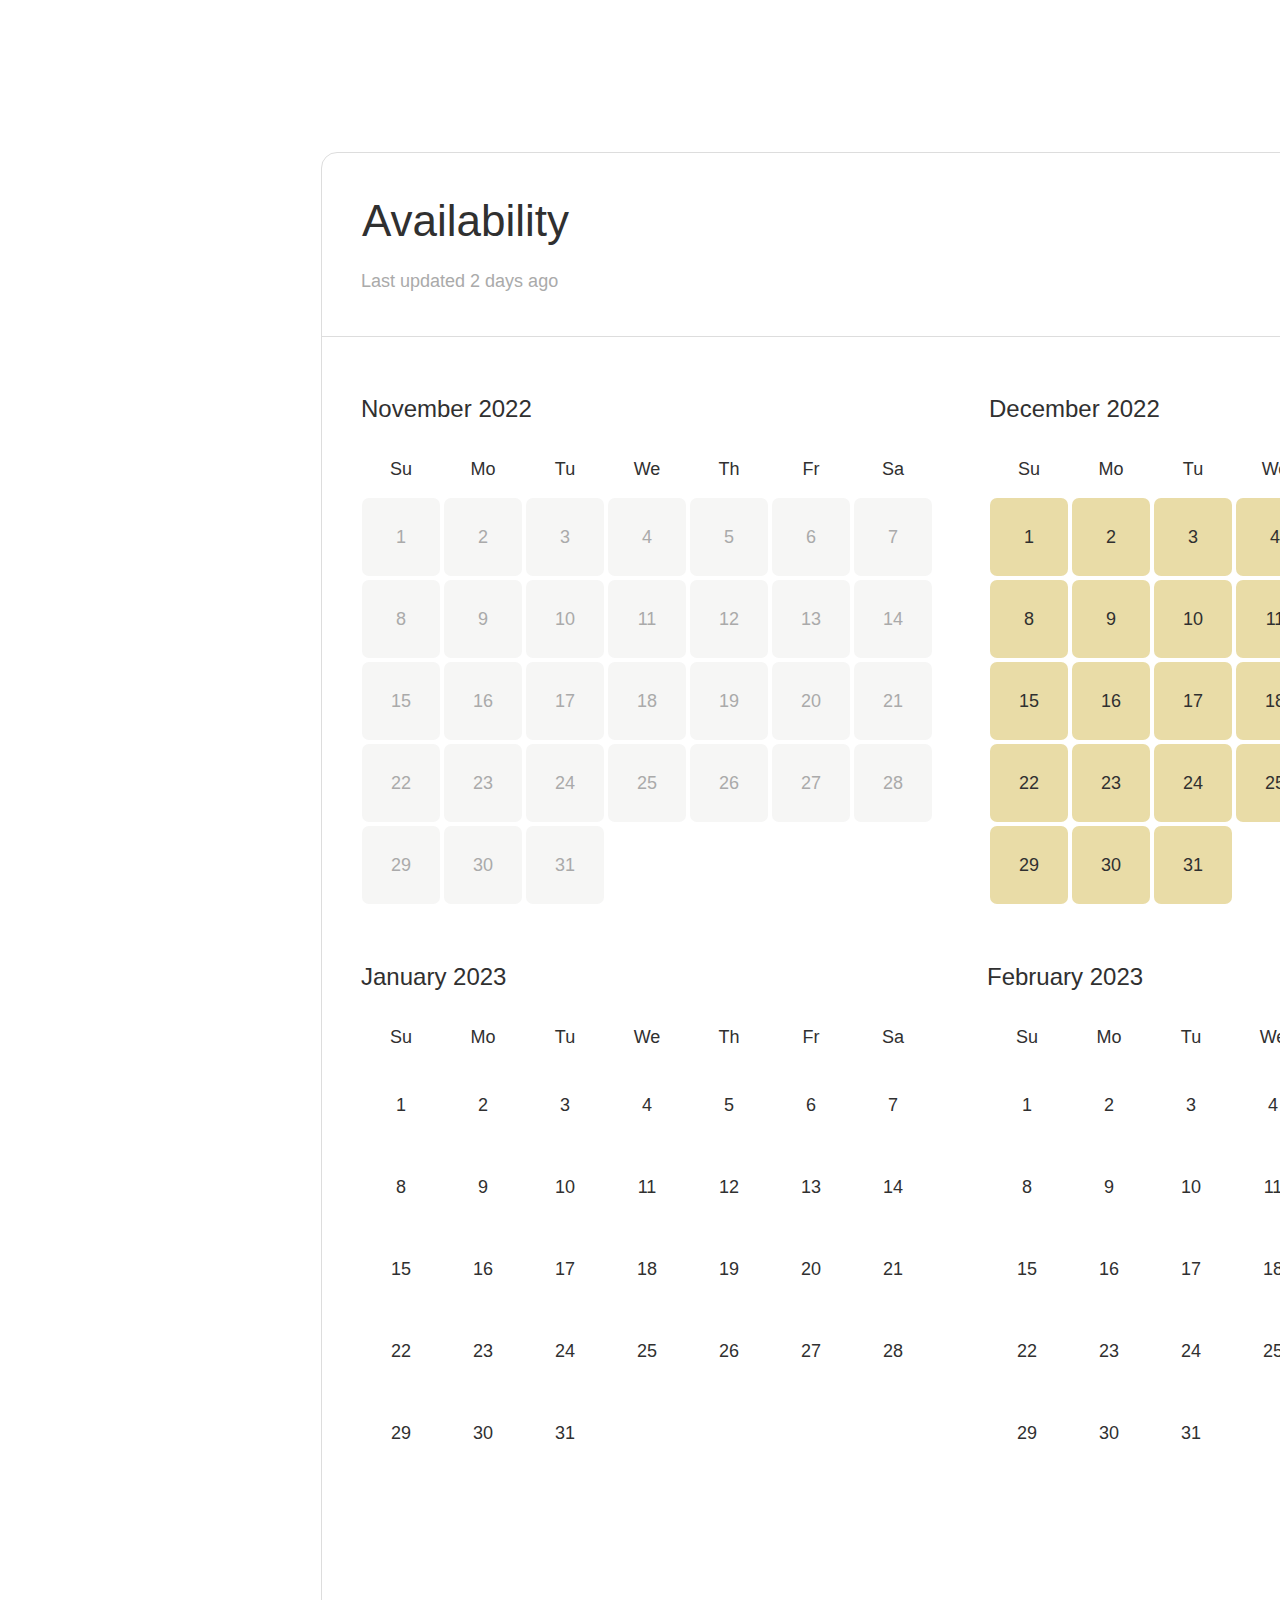
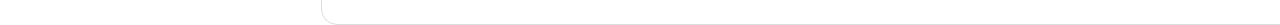
<file: page_1.html>
﻿<!DOCTYPE html>
<html>
  <head>
    <title>Page 1</title>
    <meta http-equiv="X-UA-Compatible" content="IE=edge"/>
    <meta http-equiv="content-type" content="text/html; charset=utf-8"/>
    <link href="resources/css/axure_rp_page.css" type="text/css" rel="stylesheet"/>
    <link href="data/styles.css" type="text/css" rel="stylesheet"/>
    <link href="files/page_1/styles.css" type="text/css" rel="stylesheet"/>
    <script src="resources/scripts/jquery-3.2.1.min.js"></script>
    <script src="resources/scripts/axure/axQuery.js"></script>
    <script src="resources/scripts/axure/globals.js"></script>
    <script src="resources/scripts/axutils.js"></script>
    <script src="resources/scripts/axure/annotation.js"></script>
    <script src="resources/scripts/axure/axQuery.std.js"></script>
    <script src="resources/scripts/axure/doc.js"></script>
    <script src="resources/scripts/messagecenter.js"></script>
    <script src="resources/scripts/axure/events.js"></script>
    <script src="resources/scripts/axure/recording.js"></script>
    <script src="resources/scripts/axure/action.js"></script>
    <script src="resources/scripts/axure/expr.js"></script>
    <script src="resources/scripts/axure/geometry.js"></script>
    <script src="resources/scripts/axure/flyout.js"></script>
    <script src="resources/scripts/axure/model.js"></script>
    <script src="resources/scripts/axure/repeater.js"></script>
    <script src="resources/scripts/axure/sto.js"></script>
    <script src="resources/scripts/axure/utils.temp.js"></script>
    <script src="resources/scripts/axure/variables.js"></script>
    <script src="resources/scripts/axure/drag.js"></script>
    <script src="resources/scripts/axure/move.js"></script>
    <script src="resources/scripts/axure/visibility.js"></script>
    <script src="resources/scripts/axure/style.js"></script>
    <script src="resources/scripts/axure/adaptive.js"></script>
    <script src="resources/scripts/axure/tree.js"></script>
    <script src="resources/scripts/axure/init.temp.js"></script>
    <script src="resources/scripts/axure/legacy.js"></script>
    <script src="resources/scripts/axure/viewer.js"></script>
    <script src="resources/scripts/axure/math.js"></script>
    <script src="resources/scripts/axure/jquery.nicescroll.min.js"></script>
    <script src="data/document.js"></script>
    <script src="files/page_1/data.js"></script>
    <script type="text/javascript">
      $axure.utils.getTransparentGifPath = function() { return 'resources/images/transparent.gif'; };
      $axure.utils.getOtherPath = function() { return 'resources/Other.html'; };
      $axure.utils.getReloadPath = function() { return 'resources/reload.html'; };
    </script>
  </head>
  <body>
    <div id="base" class="">

      <!-- Unnamed (Rectangle) -->
      <div id="u0" class="ax_default box_1">
        <div id="u0_div" class=""></div>
        <div id="u0_text" class="text " style="display:none; visibility: hidden">
          <p></p>
        </div>
      </div>

      <!-- Unnamed (Group) -->
      <div id="u1" class="ax_default" data-left="321" data-top="193" data-width="1280" data-height="144">

        <!-- Unnamed (Line) -->
        <div id="u2" class="ax_default line">
          <img id="u2_img" class="img " src="images/page_1/u2.svg"/>
          <div id="u2_text" class="text " style="display:none; visibility: hidden">
            <p></p>
          </div>
        </div>

        <!-- Unnamed (Group) -->
        <div id="u3" class="ax_default" data-left="361" data-top="193" data-width="202" data-height="102">

          <!-- Unnamed (Rectangle) -->
          <div id="u4" class="ax_default heading_1">
            <div id="u4_div" class=""></div>
            <div id="u4_text" class="text ">
              <p><span>Availability</span></p>
            </div>
          </div>

          <!-- date (Rectangle) -->
          <div id="u5" class="ax_default label" data-label="date">
            <div id="u5_div" class=""></div>
            <div id="u5_text" class="text ">
              <p><span>Last updated 2 days ago</span></p>
            </div>
          </div>
        </div>
      </div>

      <!-- Unnamed (Group) -->
      <div id="u6" class="ax_default" data-left="361" data-top="393" data-width="572" data-height="512">

        <!-- Calendar1 (Repeater) -->
        <div id="u7" class="ax_default" data-label="Calendar1">
          <script id="u7_script" type="axure-repeater-template" data-label="Calendar1">

            <!-- ++D1 (Dynamic Panel) -->
            <div id="u8" class="ax_default u8" data-label="++D1">
              <div id="u8_state0" class="panel_state u8_state0" data-label="Disabled" style="">
                <div id="u8_state0_content" class="panel_state_content u8_state0_content">

                  <!-- disable value (Rectangle) -->
                  <div id="u9" class="ax_default flow_shape u9" data-label="disable value">
                    <img id="u9_img" class="img u9_img" src="images/page_1/disable_value_u9.svg"/>
                    <div id="u9_text" class="text u9_text">
                      <p><span>1</span></p>
                    </div>
                  </div>
                </div>
              </div>
              <div id="u8_state1" class="panel_state u8_state1" data-label="Default" style="visibility: hidden;">
                <div id="u8_state1_content" class="panel_state_content u8_state1_content">

                  <!-- default value (Rectangle) -->
                  <div id="u10" class="ax_default flow_shape u10" data-label="default value">
                    <img id="u10_img" class="img u10_img" src="images/page_1/default_value_u10.svg"/>
                    <div id="u10_text" class="text u10_text">
                      <p><span>1</span></p>
                    </div>
                  </div>
                </div>
              </div>
              <div id="u8_state2" class="panel_state u8_state2" data-label="Active" style="visibility: hidden;">
                <div id="u8_state2_content" class="panel_state_content u8_state2_content">

                  <!-- active value (Rectangle) -->
                  <div id="u11" class="ax_default flow_shape u11" data-label="active value">
                    <img id="u11_img" class="img u11_img" src="images/page_1/active_value_u11.svg"/>
                    <div id="u11_text" class="text u11_text">
                      <p><span>1</span></p>
                    </div>
                  </div>
                </div>
              </div>
            </div>
          </script>
          <div id="u7-1" class="preeval" style="width: 80px; height: 80px;">

            <!-- ++D1 (Dynamic Panel) -->
            <div id="u8-1" class="ax_default u8" data-label="++D1" style="visibility: inherit">
              <div id="u8-1_state0" class="panel_state u8_state0" data-label="Disabled" style=" width: 80px; height: 80px;visibility: inherit">
                <div id="u8-1_state0_content" class="panel_state_content u8_state0_content" style="visibility: inherit">

                  <!-- disable value (Rectangle) -->
                  <div id="u9-1" class="ax_default flow_shape u9" data-label="disable value" style="width: 80px; height: 80px; left: 0px; top: 0px;visibility: inherit">
                    <img id="u9-1_img" class="img u9_img" src="images/page_1/disable_value_u9.svg"/>
                    <div id="u9-1_text" class="text u9_text" style="visibility: inherit">
                      <p><span>1</span></p>
                    </div>
                  </div>
                </div>
              </div>
              <div id="u8-1_state1" class="panel_state u8_state1" data-label="Default" style="visibility: hidden; width: 80px; height: 80px;visibility: inherit">
                <div id="u8-1_state1_content" class="panel_state_content u8_state1_content" style="visibility: inherit">

                  <!-- default value (Rectangle) -->
                  <div id="u10-1" class="ax_default flow_shape u10" data-label="default value" style="width: 80px; height: 80px; left: 0px; top: 0px;visibility: inherit">
                    <img id="u10-1_img" class="img u10_img" src="images/page_1/default_value_u10.svg"/>
                    <div id="u10-1_text" class="text u10_text" style="visibility: inherit">
                      <p><span>1</span></p>
                    </div>
                  </div>
                </div>
              </div>
              <div id="u8-1_state2" class="panel_state u8_state2" data-label="Active" style="visibility: hidden; width: 80px; height: 80px;visibility: inherit">
                <div id="u8-1_state2_content" class="panel_state_content u8_state2_content" style="visibility: inherit">

                  <!-- active value (Rectangle) -->
                  <div id="u11-1" class="ax_default flow_shape u11" data-label="active value" style="width: 80px; height: 80px; left: 0px; top: 0px;visibility: inherit">
                    <img id="u11-1_img" class="img u11_img" src="images/page_1/active_value_u11.svg"/>
                    <div id="u11-1_text" class="text u11_text" style="visibility: inherit">
                      <p><span>1</span></p>
                    </div>
                  </div>
                </div>
              </div>
            </div>
          </div>
          <div id="u7-2" class="preeval" style="width: 80px; height: 80px;">

            <!-- ++D1 (Dynamic Panel) -->
            <div id="u8-2" class="ax_default u8" data-label="++D1" style="visibility: inherit">
              <div id="u8-2_state0" class="panel_state u8_state0" data-label="Disabled" style=" width: 80px; height: 80px;visibility: inherit">
                <div id="u8-2_state0_content" class="panel_state_content u8_state0_content" style="visibility: inherit">

                  <!-- disable value (Rectangle) -->
                  <div id="u9-2" class="ax_default flow_shape u9" data-label="disable value" style="width: 80px; height: 80px; left: 0px; top: 0px;visibility: inherit">
                    <img id="u9-2_img" class="img u9_img" src="images/page_1/disable_value_u9.svg"/>
                    <div id="u9-2_text" class="text u9_text" style="visibility: inherit">
                      <p><span>2</span></p>
                    </div>
                  </div>
                </div>
              </div>
              <div id="u8-2_state1" class="panel_state u8_state1" data-label="Default" style="visibility: hidden; width: 80px; height: 80px;visibility: inherit">
                <div id="u8-2_state1_content" class="panel_state_content u8_state1_content" style="visibility: inherit">

                  <!-- default value (Rectangle) -->
                  <div id="u10-2" class="ax_default flow_shape u10" data-label="default value" style="width: 80px; height: 80px; left: 0px; top: 0px;visibility: inherit">
                    <img id="u10-2_img" class="img u10_img" src="images/page_1/default_value_u10.svg"/>
                    <div id="u10-2_text" class="text u10_text" style="visibility: inherit">
                      <p><span>2</span></p>
                    </div>
                  </div>
                </div>
              </div>
              <div id="u8-2_state2" class="panel_state u8_state2" data-label="Active" style="visibility: hidden; width: 80px; height: 80px;visibility: inherit">
                <div id="u8-2_state2_content" class="panel_state_content u8_state2_content" style="visibility: inherit">

                  <!-- active value (Rectangle) -->
                  <div id="u11-2" class="ax_default flow_shape u11" data-label="active value" style="width: 80px; height: 80px; left: 0px; top: 0px;visibility: inherit">
                    <img id="u11-2_img" class="img u11_img" src="images/page_1/active_value_u11.svg"/>
                    <div id="u11-2_text" class="text u11_text" style="visibility: inherit">
                      <p><span>2</span></p>
                    </div>
                  </div>
                </div>
              </div>
            </div>
          </div>
          <div id="u7-3" class="preeval" style="width: 80px; height: 80px;">

            <!-- ++D1 (Dynamic Panel) -->
            <div id="u8-3" class="ax_default u8" data-label="++D1" style="visibility: inherit">
              <div id="u8-3_state0" class="panel_state u8_state0" data-label="Disabled" style=" width: 80px; height: 80px;visibility: inherit">
                <div id="u8-3_state0_content" class="panel_state_content u8_state0_content" style="visibility: inherit">

                  <!-- disable value (Rectangle) -->
                  <div id="u9-3" class="ax_default flow_shape u9" data-label="disable value" style="width: 80px; height: 80px; left: 0px; top: 0px;visibility: inherit">
                    <img id="u9-3_img" class="img u9_img" src="images/page_1/disable_value_u9.svg"/>
                    <div id="u9-3_text" class="text u9_text" style="visibility: inherit">
                      <p><span>3</span></p>
                    </div>
                  </div>
                </div>
              </div>
              <div id="u8-3_state1" class="panel_state u8_state1" data-label="Default" style="visibility: hidden; width: 80px; height: 80px;visibility: inherit">
                <div id="u8-3_state1_content" class="panel_state_content u8_state1_content" style="visibility: inherit">

                  <!-- default value (Rectangle) -->
                  <div id="u10-3" class="ax_default flow_shape u10" data-label="default value" style="width: 80px; height: 80px; left: 0px; top: 0px;visibility: inherit">
                    <img id="u10-3_img" class="img u10_img" src="images/page_1/default_value_u10.svg"/>
                    <div id="u10-3_text" class="text u10_text" style="visibility: inherit">
                      <p><span>3</span></p>
                    </div>
                  </div>
                </div>
              </div>
              <div id="u8-3_state2" class="panel_state u8_state2" data-label="Active" style="visibility: hidden; width: 80px; height: 80px;visibility: inherit">
                <div id="u8-3_state2_content" class="panel_state_content u8_state2_content" style="visibility: inherit">

                  <!-- active value (Rectangle) -->
                  <div id="u11-3" class="ax_default flow_shape u11" data-label="active value" style="width: 80px; height: 80px; left: 0px; top: 0px;visibility: inherit">
                    <img id="u11-3_img" class="img u11_img" src="images/page_1/active_value_u11.svg"/>
                    <div id="u11-3_text" class="text u11_text" style="visibility: inherit">
                      <p><span>3</span></p>
                    </div>
                  </div>
                </div>
              </div>
            </div>
          </div>
          <div id="u7-4" class="preeval" style="width: 80px; height: 80px;">

            <!-- ++D1 (Dynamic Panel) -->
            <div id="u8-4" class="ax_default u8" data-label="++D1" style="visibility: inherit">
              <div id="u8-4_state0" class="panel_state u8_state0" data-label="Disabled" style=" width: 80px; height: 80px;visibility: inherit">
                <div id="u8-4_state0_content" class="panel_state_content u8_state0_content" style="visibility: inherit">

                  <!-- disable value (Rectangle) -->
                  <div id="u9-4" class="ax_default flow_shape u9" data-label="disable value" style="width: 80px; height: 80px; left: 0px; top: 0px;visibility: inherit">
                    <img id="u9-4_img" class="img u9_img" src="images/page_1/disable_value_u9.svg"/>
                    <div id="u9-4_text" class="text u9_text" style="visibility: inherit">
                      <p><span>4</span></p>
                    </div>
                  </div>
                </div>
              </div>
              <div id="u8-4_state1" class="panel_state u8_state1" data-label="Default" style="visibility: hidden; width: 80px; height: 80px;visibility: inherit">
                <div id="u8-4_state1_content" class="panel_state_content u8_state1_content" style="visibility: inherit">

                  <!-- default value (Rectangle) -->
                  <div id="u10-4" class="ax_default flow_shape u10" data-label="default value" style="width: 80px; height: 80px; left: 0px; top: 0px;visibility: inherit">
                    <img id="u10-4_img" class="img u10_img" src="images/page_1/default_value_u10.svg"/>
                    <div id="u10-4_text" class="text u10_text" style="visibility: inherit">
                      <p><span>4</span></p>
                    </div>
                  </div>
                </div>
              </div>
              <div id="u8-4_state2" class="panel_state u8_state2" data-label="Active" style="visibility: hidden; width: 80px; height: 80px;visibility: inherit">
                <div id="u8-4_state2_content" class="panel_state_content u8_state2_content" style="visibility: inherit">

                  <!-- active value (Rectangle) -->
                  <div id="u11-4" class="ax_default flow_shape u11" data-label="active value" style="width: 80px; height: 80px; left: 0px; top: 0px;visibility: inherit">
                    <img id="u11-4_img" class="img u11_img" src="images/page_1/active_value_u11.svg"/>
                    <div id="u11-4_text" class="text u11_text" style="visibility: inherit">
                      <p><span>4</span></p>
                    </div>
                  </div>
                </div>
              </div>
            </div>
          </div>
          <div id="u7-5" class="preeval" style="width: 80px; height: 80px;">

            <!-- ++D1 (Dynamic Panel) -->
            <div id="u8-5" class="ax_default u8" data-label="++D1" style="visibility: inherit">
              <div id="u8-5_state0" class="panel_state u8_state0" data-label="Disabled" style=" width: 80px; height: 80px;visibility: inherit">
                <div id="u8-5_state0_content" class="panel_state_content u8_state0_content" style="visibility: inherit">

                  <!-- disable value (Rectangle) -->
                  <div id="u9-5" class="ax_default flow_shape u9" data-label="disable value" style="width: 80px; height: 80px; left: 0px; top: 0px;visibility: inherit">
                    <img id="u9-5_img" class="img u9_img" src="images/page_1/disable_value_u9.svg"/>
                    <div id="u9-5_text" class="text u9_text" style="visibility: inherit">
                      <p><span>5</span></p>
                    </div>
                  </div>
                </div>
              </div>
              <div id="u8-5_state1" class="panel_state u8_state1" data-label="Default" style="visibility: hidden; width: 80px; height: 80px;visibility: inherit">
                <div id="u8-5_state1_content" class="panel_state_content u8_state1_content" style="visibility: inherit">

                  <!-- default value (Rectangle) -->
                  <div id="u10-5" class="ax_default flow_shape u10" data-label="default value" style="width: 80px; height: 80px; left: 0px; top: 0px;visibility: inherit">
                    <img id="u10-5_img" class="img u10_img" src="images/page_1/default_value_u10.svg"/>
                    <div id="u10-5_text" class="text u10_text" style="visibility: inherit">
                      <p><span>5</span></p>
                    </div>
                  </div>
                </div>
              </div>
              <div id="u8-5_state2" class="panel_state u8_state2" data-label="Active" style="visibility: hidden; width: 80px; height: 80px;visibility: inherit">
                <div id="u8-5_state2_content" class="panel_state_content u8_state2_content" style="visibility: inherit">

                  <!-- active value (Rectangle) -->
                  <div id="u11-5" class="ax_default flow_shape u11" data-label="active value" style="width: 80px; height: 80px; left: 0px; top: 0px;visibility: inherit">
                    <img id="u11-5_img" class="img u11_img" src="images/page_1/active_value_u11.svg"/>
                    <div id="u11-5_text" class="text u11_text" style="visibility: inherit">
                      <p><span>5</span></p>
                    </div>
                  </div>
                </div>
              </div>
            </div>
          </div>
          <div id="u7-6" class="preeval" style="width: 80px; height: 80px;">

            <!-- ++D1 (Dynamic Panel) -->
            <div id="u8-6" class="ax_default u8" data-label="++D1" style="visibility: inherit">
              <div id="u8-6_state0" class="panel_state u8_state0" data-label="Disabled" style=" width: 80px; height: 80px;visibility: inherit">
                <div id="u8-6_state0_content" class="panel_state_content u8_state0_content" style="visibility: inherit">

                  <!-- disable value (Rectangle) -->
                  <div id="u9-6" class="ax_default flow_shape u9" data-label="disable value" style="width: 80px; height: 80px; left: 0px; top: 0px;visibility: inherit">
                    <img id="u9-6_img" class="img u9_img" src="images/page_1/disable_value_u9.svg"/>
                    <div id="u9-6_text" class="text u9_text" style="visibility: inherit">
                      <p><span>6</span></p>
                    </div>
                  </div>
                </div>
              </div>
              <div id="u8-6_state1" class="panel_state u8_state1" data-label="Default" style="visibility: hidden; width: 80px; height: 80px;visibility: inherit">
                <div id="u8-6_state1_content" class="panel_state_content u8_state1_content" style="visibility: inherit">

                  <!-- default value (Rectangle) -->
                  <div id="u10-6" class="ax_default flow_shape u10" data-label="default value" style="width: 80px; height: 80px; left: 0px; top: 0px;visibility: inherit">
                    <img id="u10-6_img" class="img u10_img" src="images/page_1/default_value_u10.svg"/>
                    <div id="u10-6_text" class="text u10_text" style="visibility: inherit">
                      <p><span>6</span></p>
                    </div>
                  </div>
                </div>
              </div>
              <div id="u8-6_state2" class="panel_state u8_state2" data-label="Active" style="visibility: hidden; width: 80px; height: 80px;visibility: inherit">
                <div id="u8-6_state2_content" class="panel_state_content u8_state2_content" style="visibility: inherit">

                  <!-- active value (Rectangle) -->
                  <div id="u11-6" class="ax_default flow_shape u11" data-label="active value" style="width: 80px; height: 80px; left: 0px; top: 0px;visibility: inherit">
                    <img id="u11-6_img" class="img u11_img" src="images/page_1/active_value_u11.svg"/>
                    <div id="u11-6_text" class="text u11_text" style="visibility: inherit">
                      <p><span>6</span></p>
                    </div>
                  </div>
                </div>
              </div>
            </div>
          </div>
          <div id="u7-7" class="preeval" style="width: 80px; height: 80px;">

            <!-- ++D1 (Dynamic Panel) -->
            <div id="u8-7" class="ax_default u8" data-label="++D1" style="visibility: inherit">
              <div id="u8-7_state0" class="panel_state u8_state0" data-label="Disabled" style=" width: 80px; height: 80px;visibility: inherit">
                <div id="u8-7_state0_content" class="panel_state_content u8_state0_content" style="visibility: inherit">

                  <!-- disable value (Rectangle) -->
                  <div id="u9-7" class="ax_default flow_shape u9" data-label="disable value" style="width: 80px; height: 80px; left: 0px; top: 0px;visibility: inherit">
                    <img id="u9-7_img" class="img u9_img" src="images/page_1/disable_value_u9.svg"/>
                    <div id="u9-7_text" class="text u9_text" style="visibility: inherit">
                      <p><span>7</span></p>
                    </div>
                  </div>
                </div>
              </div>
              <div id="u8-7_state1" class="panel_state u8_state1" data-label="Default" style="visibility: hidden; width: 80px; height: 80px;visibility: inherit">
                <div id="u8-7_state1_content" class="panel_state_content u8_state1_content" style="visibility: inherit">

                  <!-- default value (Rectangle) -->
                  <div id="u10-7" class="ax_default flow_shape u10" data-label="default value" style="width: 80px; height: 80px; left: 0px; top: 0px;visibility: inherit">
                    <img id="u10-7_img" class="img u10_img" src="images/page_1/default_value_u10.svg"/>
                    <div id="u10-7_text" class="text u10_text" style="visibility: inherit">
                      <p><span>7</span></p>
                    </div>
                  </div>
                </div>
              </div>
              <div id="u8-7_state2" class="panel_state u8_state2" data-label="Active" style="visibility: hidden; width: 80px; height: 80px;visibility: inherit">
                <div id="u8-7_state2_content" class="panel_state_content u8_state2_content" style="visibility: inherit">

                  <!-- active value (Rectangle) -->
                  <div id="u11-7" class="ax_default flow_shape u11" data-label="active value" style="width: 80px; height: 80px; left: 0px; top: 0px;visibility: inherit">
                    <img id="u11-7_img" class="img u11_img" src="images/page_1/active_value_u11.svg"/>
                    <div id="u11-7_text" class="text u11_text" style="visibility: inherit">
                      <p><span>7</span></p>
                    </div>
                  </div>
                </div>
              </div>
            </div>
          </div>
          <div id="u7-8" class="preeval" style="width: 80px; height: 80px;">

            <!-- ++D1 (Dynamic Panel) -->
            <div id="u8-8" class="ax_default u8" data-label="++D1" style="visibility: inherit">
              <div id="u8-8_state0" class="panel_state u8_state0" data-label="Disabled" style=" width: 80px; height: 80px;visibility: inherit">
                <div id="u8-8_state0_content" class="panel_state_content u8_state0_content" style="visibility: inherit">

                  <!-- disable value (Rectangle) -->
                  <div id="u9-8" class="ax_default flow_shape u9" data-label="disable value" style="width: 80px; height: 80px; left: 0px; top: 0px;visibility: inherit">
                    <img id="u9-8_img" class="img u9_img" src="images/page_1/disable_value_u9.svg"/>
                    <div id="u9-8_text" class="text u9_text" style="visibility: inherit">
                      <p><span>8</span></p>
                    </div>
                  </div>
                </div>
              </div>
              <div id="u8-8_state1" class="panel_state u8_state1" data-label="Default" style="visibility: hidden; width: 80px; height: 80px;visibility: inherit">
                <div id="u8-8_state1_content" class="panel_state_content u8_state1_content" style="visibility: inherit">

                  <!-- default value (Rectangle) -->
                  <div id="u10-8" class="ax_default flow_shape u10" data-label="default value" style="width: 80px; height: 80px; left: 0px; top: 0px;visibility: inherit">
                    <img id="u10-8_img" class="img u10_img" src="images/page_1/default_value_u10.svg"/>
                    <div id="u10-8_text" class="text u10_text" style="visibility: inherit">
                      <p><span>8</span></p>
                    </div>
                  </div>
                </div>
              </div>
              <div id="u8-8_state2" class="panel_state u8_state2" data-label="Active" style="visibility: hidden; width: 80px; height: 80px;visibility: inherit">
                <div id="u8-8_state2_content" class="panel_state_content u8_state2_content" style="visibility: inherit">

                  <!-- active value (Rectangle) -->
                  <div id="u11-8" class="ax_default flow_shape u11" data-label="active value" style="width: 80px; height: 80px; left: 0px; top: 0px;visibility: inherit">
                    <img id="u11-8_img" class="img u11_img" src="images/page_1/active_value_u11.svg"/>
                    <div id="u11-8_text" class="text u11_text" style="visibility: inherit">
                      <p><span>8</span></p>
                    </div>
                  </div>
                </div>
              </div>
            </div>
          </div>
          <div id="u7-9" class="preeval" style="width: 80px; height: 80px;">

            <!-- ++D1 (Dynamic Panel) -->
            <div id="u8-9" class="ax_default u8" data-label="++D1" style="visibility: inherit">
              <div id="u8-9_state0" class="panel_state u8_state0" data-label="Disabled" style=" width: 80px; height: 80px;visibility: inherit">
                <div id="u8-9_state0_content" class="panel_state_content u8_state0_content" style="visibility: inherit">

                  <!-- disable value (Rectangle) -->
                  <div id="u9-9" class="ax_default flow_shape u9" data-label="disable value" style="width: 80px; height: 80px; left: 0px; top: 0px;visibility: inherit">
                    <img id="u9-9_img" class="img u9_img" src="images/page_1/disable_value_u9.svg"/>
                    <div id="u9-9_text" class="text u9_text" style="visibility: inherit">
                      <p><span>9</span></p>
                    </div>
                  </div>
                </div>
              </div>
              <div id="u8-9_state1" class="panel_state u8_state1" data-label="Default" style="visibility: hidden; width: 80px; height: 80px;visibility: inherit">
                <div id="u8-9_state1_content" class="panel_state_content u8_state1_content" style="visibility: inherit">

                  <!-- default value (Rectangle) -->
                  <div id="u10-9" class="ax_default flow_shape u10" data-label="default value" style="width: 80px; height: 80px; left: 0px; top: 0px;visibility: inherit">
                    <img id="u10-9_img" class="img u10_img" src="images/page_1/default_value_u10.svg"/>
                    <div id="u10-9_text" class="text u10_text" style="visibility: inherit">
                      <p><span>9</span></p>
                    </div>
                  </div>
                </div>
              </div>
              <div id="u8-9_state2" class="panel_state u8_state2" data-label="Active" style="visibility: hidden; width: 80px; height: 80px;visibility: inherit">
                <div id="u8-9_state2_content" class="panel_state_content u8_state2_content" style="visibility: inherit">

                  <!-- active value (Rectangle) -->
                  <div id="u11-9" class="ax_default flow_shape u11" data-label="active value" style="width: 80px; height: 80px; left: 0px; top: 0px;visibility: inherit">
                    <img id="u11-9_img" class="img u11_img" src="images/page_1/active_value_u11.svg"/>
                    <div id="u11-9_text" class="text u11_text" style="visibility: inherit">
                      <p><span>9</span></p>
                    </div>
                  </div>
                </div>
              </div>
            </div>
          </div>
          <div id="u7-10" class="preeval" style="width: 80px; height: 80px;">

            <!-- ++D1 (Dynamic Panel) -->
            <div id="u8-10" class="ax_default u8" data-label="++D1" style="visibility: inherit">
              <div id="u8-10_state0" class="panel_state u8_state0" data-label="Disabled" style=" width: 80px; height: 80px;visibility: inherit">
                <div id="u8-10_state0_content" class="panel_state_content u8_state0_content" style="visibility: inherit">

                  <!-- disable value (Rectangle) -->
                  <div id="u9-10" class="ax_default flow_shape u9" data-label="disable value" style="width: 80px; height: 80px; left: 0px; top: 0px;visibility: inherit">
                    <img id="u9-10_img" class="img u9_img" src="images/page_1/disable_value_u9.svg"/>
                    <div id="u9-10_text" class="text u9_text" style="visibility: inherit">
                      <p><span>10</span></p>
                    </div>
                  </div>
                </div>
              </div>
              <div id="u8-10_state1" class="panel_state u8_state1" data-label="Default" style="visibility: hidden; width: 80px; height: 80px;visibility: inherit">
                <div id="u8-10_state1_content" class="panel_state_content u8_state1_content" style="visibility: inherit">

                  <!-- default value (Rectangle) -->
                  <div id="u10-10" class="ax_default flow_shape u10" data-label="default value" style="width: 80px; height: 80px; left: 0px; top: 0px;visibility: inherit">
                    <img id="u10-10_img" class="img u10_img" src="images/page_1/default_value_u10.svg"/>
                    <div id="u10-10_text" class="text u10_text" style="visibility: inherit">
                      <p><span>10</span></p>
                    </div>
                  </div>
                </div>
              </div>
              <div id="u8-10_state2" class="panel_state u8_state2" data-label="Active" style="visibility: hidden; width: 80px; height: 80px;visibility: inherit">
                <div id="u8-10_state2_content" class="panel_state_content u8_state2_content" style="visibility: inherit">

                  <!-- active value (Rectangle) -->
                  <div id="u11-10" class="ax_default flow_shape u11" data-label="active value" style="width: 80px; height: 80px; left: 0px; top: 0px;visibility: inherit">
                    <img id="u11-10_img" class="img u11_img" src="images/page_1/active_value_u11.svg"/>
                    <div id="u11-10_text" class="text u11_text" style="visibility: inherit">
                      <p><span>10</span></p>
                    </div>
                  </div>
                </div>
              </div>
            </div>
          </div>
          <div id="u7-11" class="preeval" style="width: 80px; height: 80px;">

            <!-- ++D1 (Dynamic Panel) -->
            <div id="u8-11" class="ax_default u8" data-label="++D1" style="visibility: inherit">
              <div id="u8-11_state0" class="panel_state u8_state0" data-label="Disabled" style=" width: 80px; height: 80px;visibility: inherit">
                <div id="u8-11_state0_content" class="panel_state_content u8_state0_content" style="visibility: inherit">

                  <!-- disable value (Rectangle) -->
                  <div id="u9-11" class="ax_default flow_shape u9" data-label="disable value" style="width: 80px; height: 80px; left: 0px; top: 0px;visibility: inherit">
                    <img id="u9-11_img" class="img u9_img" src="images/page_1/disable_value_u9.svg"/>
                    <div id="u9-11_text" class="text u9_text" style="visibility: inherit">
                      <p><span>11</span></p>
                    </div>
                  </div>
                </div>
              </div>
              <div id="u8-11_state1" class="panel_state u8_state1" data-label="Default" style="visibility: hidden; width: 80px; height: 80px;visibility: inherit">
                <div id="u8-11_state1_content" class="panel_state_content u8_state1_content" style="visibility: inherit">

                  <!-- default value (Rectangle) -->
                  <div id="u10-11" class="ax_default flow_shape u10" data-label="default value" style="width: 80px; height: 80px; left: 0px; top: 0px;visibility: inherit">
                    <img id="u10-11_img" class="img u10_img" src="images/page_1/default_value_u10.svg"/>
                    <div id="u10-11_text" class="text u10_text" style="visibility: inherit">
                      <p><span>11</span></p>
                    </div>
                  </div>
                </div>
              </div>
              <div id="u8-11_state2" class="panel_state u8_state2" data-label="Active" style="visibility: hidden; width: 80px; height: 80px;visibility: inherit">
                <div id="u8-11_state2_content" class="panel_state_content u8_state2_content" style="visibility: inherit">

                  <!-- active value (Rectangle) -->
                  <div id="u11-11" class="ax_default flow_shape u11" data-label="active value" style="width: 80px; height: 80px; left: 0px; top: 0px;visibility: inherit">
                    <img id="u11-11_img" class="img u11_img" src="images/page_1/active_value_u11.svg"/>
                    <div id="u11-11_text" class="text u11_text" style="visibility: inherit">
                      <p><span>11</span></p>
                    </div>
                  </div>
                </div>
              </div>
            </div>
          </div>
          <div id="u7-12" class="preeval" style="width: 80px; height: 80px;">

            <!-- ++D1 (Dynamic Panel) -->
            <div id="u8-12" class="ax_default u8" data-label="++D1" style="visibility: inherit">
              <div id="u8-12_state0" class="panel_state u8_state0" data-label="Disabled" style=" width: 80px; height: 80px;visibility: inherit">
                <div id="u8-12_state0_content" class="panel_state_content u8_state0_content" style="visibility: inherit">

                  <!-- disable value (Rectangle) -->
                  <div id="u9-12" class="ax_default flow_shape u9" data-label="disable value" style="width: 80px; height: 80px; left: 0px; top: 0px;visibility: inherit">
                    <img id="u9-12_img" class="img u9_img" src="images/page_1/disable_value_u9.svg"/>
                    <div id="u9-12_text" class="text u9_text" style="visibility: inherit">
                      <p><span>12</span></p>
                    </div>
                  </div>
                </div>
              </div>
              <div id="u8-12_state1" class="panel_state u8_state1" data-label="Default" style="visibility: hidden; width: 80px; height: 80px;visibility: inherit">
                <div id="u8-12_state1_content" class="panel_state_content u8_state1_content" style="visibility: inherit">

                  <!-- default value (Rectangle) -->
                  <div id="u10-12" class="ax_default flow_shape u10" data-label="default value" style="width: 80px; height: 80px; left: 0px; top: 0px;visibility: inherit">
                    <img id="u10-12_img" class="img u10_img" src="images/page_1/default_value_u10.svg"/>
                    <div id="u10-12_text" class="text u10_text" style="visibility: inherit">
                      <p><span>12</span></p>
                    </div>
                  </div>
                </div>
              </div>
              <div id="u8-12_state2" class="panel_state u8_state2" data-label="Active" style="visibility: hidden; width: 80px; height: 80px;visibility: inherit">
                <div id="u8-12_state2_content" class="panel_state_content u8_state2_content" style="visibility: inherit">

                  <!-- active value (Rectangle) -->
                  <div id="u11-12" class="ax_default flow_shape u11" data-label="active value" style="width: 80px; height: 80px; left: 0px; top: 0px;visibility: inherit">
                    <img id="u11-12_img" class="img u11_img" src="images/page_1/active_value_u11.svg"/>
                    <div id="u11-12_text" class="text u11_text" style="visibility: inherit">
                      <p><span>12</span></p>
                    </div>
                  </div>
                </div>
              </div>
            </div>
          </div>
          <div id="u7-13" class="preeval" style="width: 80px; height: 80px;">

            <!-- ++D1 (Dynamic Panel) -->
            <div id="u8-13" class="ax_default u8" data-label="++D1" style="visibility: inherit">
              <div id="u8-13_state0" class="panel_state u8_state0" data-label="Disabled" style=" width: 80px; height: 80px;visibility: inherit">
                <div id="u8-13_state0_content" class="panel_state_content u8_state0_content" style="visibility: inherit">

                  <!-- disable value (Rectangle) -->
                  <div id="u9-13" class="ax_default flow_shape u9" data-label="disable value" style="width: 80px; height: 80px; left: 0px; top: 0px;visibility: inherit">
                    <img id="u9-13_img" class="img u9_img" src="images/page_1/disable_value_u9.svg"/>
                    <div id="u9-13_text" class="text u9_text" style="visibility: inherit">
                      <p><span>13</span></p>
                    </div>
                  </div>
                </div>
              </div>
              <div id="u8-13_state1" class="panel_state u8_state1" data-label="Default" style="visibility: hidden; width: 80px; height: 80px;visibility: inherit">
                <div id="u8-13_state1_content" class="panel_state_content u8_state1_content" style="visibility: inherit">

                  <!-- default value (Rectangle) -->
                  <div id="u10-13" class="ax_default flow_shape u10" data-label="default value" style="width: 80px; height: 80px; left: 0px; top: 0px;visibility: inherit">
                    <img id="u10-13_img" class="img u10_img" src="images/page_1/default_value_u10.svg"/>
                    <div id="u10-13_text" class="text u10_text" style="visibility: inherit">
                      <p><span>13</span></p>
                    </div>
                  </div>
                </div>
              </div>
              <div id="u8-13_state2" class="panel_state u8_state2" data-label="Active" style="visibility: hidden; width: 80px; height: 80px;visibility: inherit">
                <div id="u8-13_state2_content" class="panel_state_content u8_state2_content" style="visibility: inherit">

                  <!-- active value (Rectangle) -->
                  <div id="u11-13" class="ax_default flow_shape u11" data-label="active value" style="width: 80px; height: 80px; left: 0px; top: 0px;visibility: inherit">
                    <img id="u11-13_img" class="img u11_img" src="images/page_1/active_value_u11.svg"/>
                    <div id="u11-13_text" class="text u11_text" style="visibility: inherit">
                      <p><span>13</span></p>
                    </div>
                  </div>
                </div>
              </div>
            </div>
          </div>
          <div id="u7-14" class="preeval" style="width: 80px; height: 80px;">

            <!-- ++D1 (Dynamic Panel) -->
            <div id="u8-14" class="ax_default u8" data-label="++D1" style="visibility: inherit">
              <div id="u8-14_state0" class="panel_state u8_state0" data-label="Disabled" style=" width: 80px; height: 80px;visibility: inherit">
                <div id="u8-14_state0_content" class="panel_state_content u8_state0_content" style="visibility: inherit">

                  <!-- disable value (Rectangle) -->
                  <div id="u9-14" class="ax_default flow_shape u9" data-label="disable value" style="width: 80px; height: 80px; left: 0px; top: 0px;visibility: inherit">
                    <img id="u9-14_img" class="img u9_img" src="images/page_1/disable_value_u9.svg"/>
                    <div id="u9-14_text" class="text u9_text" style="visibility: inherit">
                      <p><span>14</span></p>
                    </div>
                  </div>
                </div>
              </div>
              <div id="u8-14_state1" class="panel_state u8_state1" data-label="Default" style="visibility: hidden; width: 80px; height: 80px;visibility: inherit">
                <div id="u8-14_state1_content" class="panel_state_content u8_state1_content" style="visibility: inherit">

                  <!-- default value (Rectangle) -->
                  <div id="u10-14" class="ax_default flow_shape u10" data-label="default value" style="width: 80px; height: 80px; left: 0px; top: 0px;visibility: inherit">
                    <img id="u10-14_img" class="img u10_img" src="images/page_1/default_value_u10.svg"/>
                    <div id="u10-14_text" class="text u10_text" style="visibility: inherit">
                      <p><span>14</span></p>
                    </div>
                  </div>
                </div>
              </div>
              <div id="u8-14_state2" class="panel_state u8_state2" data-label="Active" style="visibility: hidden; width: 80px; height: 80px;visibility: inherit">
                <div id="u8-14_state2_content" class="panel_state_content u8_state2_content" style="visibility: inherit">

                  <!-- active value (Rectangle) -->
                  <div id="u11-14" class="ax_default flow_shape u11" data-label="active value" style="width: 80px; height: 80px; left: 0px; top: 0px;visibility: inherit">
                    <img id="u11-14_img" class="img u11_img" src="images/page_1/active_value_u11.svg"/>
                    <div id="u11-14_text" class="text u11_text" style="visibility: inherit">
                      <p><span>14</span></p>
                    </div>
                  </div>
                </div>
              </div>
            </div>
          </div>
          <div id="u7-15" class="preeval" style="width: 80px; height: 80px;">

            <!-- ++D1 (Dynamic Panel) -->
            <div id="u8-15" class="ax_default u8" data-label="++D1" style="visibility: inherit">
              <div id="u8-15_state0" class="panel_state u8_state0" data-label="Disabled" style=" width: 80px; height: 80px;visibility: inherit">
                <div id="u8-15_state0_content" class="panel_state_content u8_state0_content" style="visibility: inherit">

                  <!-- disable value (Rectangle) -->
                  <div id="u9-15" class="ax_default flow_shape u9" data-label="disable value" style="width: 80px; height: 80px; left: 0px; top: 0px;visibility: inherit">
                    <img id="u9-15_img" class="img u9_img" src="images/page_1/disable_value_u9.svg"/>
                    <div id="u9-15_text" class="text u9_text" style="visibility: inherit">
                      <p><span>15</span></p>
                    </div>
                  </div>
                </div>
              </div>
              <div id="u8-15_state1" class="panel_state u8_state1" data-label="Default" style="visibility: hidden; width: 80px; height: 80px;visibility: inherit">
                <div id="u8-15_state1_content" class="panel_state_content u8_state1_content" style="visibility: inherit">

                  <!-- default value (Rectangle) -->
                  <div id="u10-15" class="ax_default flow_shape u10" data-label="default value" style="width: 80px; height: 80px; left: 0px; top: 0px;visibility: inherit">
                    <img id="u10-15_img" class="img u10_img" src="images/page_1/default_value_u10.svg"/>
                    <div id="u10-15_text" class="text u10_text" style="visibility: inherit">
                      <p><span>15</span></p>
                    </div>
                  </div>
                </div>
              </div>
              <div id="u8-15_state2" class="panel_state u8_state2" data-label="Active" style="visibility: hidden; width: 80px; height: 80px;visibility: inherit">
                <div id="u8-15_state2_content" class="panel_state_content u8_state2_content" style="visibility: inherit">

                  <!-- active value (Rectangle) -->
                  <div id="u11-15" class="ax_default flow_shape u11" data-label="active value" style="width: 80px; height: 80px; left: 0px; top: 0px;visibility: inherit">
                    <img id="u11-15_img" class="img u11_img" src="images/page_1/active_value_u11.svg"/>
                    <div id="u11-15_text" class="text u11_text" style="visibility: inherit">
                      <p><span>15</span></p>
                    </div>
                  </div>
                </div>
              </div>
            </div>
          </div>
          <div id="u7-16" class="preeval" style="width: 80px; height: 80px;">

            <!-- ++D1 (Dynamic Panel) -->
            <div id="u8-16" class="ax_default u8" data-label="++D1" style="visibility: inherit">
              <div id="u8-16_state0" class="panel_state u8_state0" data-label="Disabled" style=" width: 80px; height: 80px;visibility: inherit">
                <div id="u8-16_state0_content" class="panel_state_content u8_state0_content" style="visibility: inherit">

                  <!-- disable value (Rectangle) -->
                  <div id="u9-16" class="ax_default flow_shape u9" data-label="disable value" style="width: 80px; height: 80px; left: 0px; top: 0px;visibility: inherit">
                    <img id="u9-16_img" class="img u9_img" src="images/page_1/disable_value_u9.svg"/>
                    <div id="u9-16_text" class="text u9_text" style="visibility: inherit">
                      <p><span>16</span></p>
                    </div>
                  </div>
                </div>
              </div>
              <div id="u8-16_state1" class="panel_state u8_state1" data-label="Default" style="visibility: hidden; width: 80px; height: 80px;visibility: inherit">
                <div id="u8-16_state1_content" class="panel_state_content u8_state1_content" style="visibility: inherit">

                  <!-- default value (Rectangle) -->
                  <div id="u10-16" class="ax_default flow_shape u10" data-label="default value" style="width: 80px; height: 80px; left: 0px; top: 0px;visibility: inherit">
                    <img id="u10-16_img" class="img u10_img" src="images/page_1/default_value_u10.svg"/>
                    <div id="u10-16_text" class="text u10_text" style="visibility: inherit">
                      <p><span>16</span></p>
                    </div>
                  </div>
                </div>
              </div>
              <div id="u8-16_state2" class="panel_state u8_state2" data-label="Active" style="visibility: hidden; width: 80px; height: 80px;visibility: inherit">
                <div id="u8-16_state2_content" class="panel_state_content u8_state2_content" style="visibility: inherit">

                  <!-- active value (Rectangle) -->
                  <div id="u11-16" class="ax_default flow_shape u11" data-label="active value" style="width: 80px; height: 80px; left: 0px; top: 0px;visibility: inherit">
                    <img id="u11-16_img" class="img u11_img" src="images/page_1/active_value_u11.svg"/>
                    <div id="u11-16_text" class="text u11_text" style="visibility: inherit">
                      <p><span>16</span></p>
                    </div>
                  </div>
                </div>
              </div>
            </div>
          </div>
          <div id="u7-17" class="preeval" style="width: 80px; height: 80px;">

            <!-- ++D1 (Dynamic Panel) -->
            <div id="u8-17" class="ax_default u8" data-label="++D1" style="visibility: inherit">
              <div id="u8-17_state0" class="panel_state u8_state0" data-label="Disabled" style=" width: 80px; height: 80px;visibility: inherit">
                <div id="u8-17_state0_content" class="panel_state_content u8_state0_content" style="visibility: inherit">

                  <!-- disable value (Rectangle) -->
                  <div id="u9-17" class="ax_default flow_shape u9" data-label="disable value" style="width: 80px; height: 80px; left: 0px; top: 0px;visibility: inherit">
                    <img id="u9-17_img" class="img u9_img" src="images/page_1/disable_value_u9.svg"/>
                    <div id="u9-17_text" class="text u9_text" style="visibility: inherit">
                      <p><span>17</span></p>
                    </div>
                  </div>
                </div>
              </div>
              <div id="u8-17_state1" class="panel_state u8_state1" data-label="Default" style="visibility: hidden; width: 80px; height: 80px;visibility: inherit">
                <div id="u8-17_state1_content" class="panel_state_content u8_state1_content" style="visibility: inherit">

                  <!-- default value (Rectangle) -->
                  <div id="u10-17" class="ax_default flow_shape u10" data-label="default value" style="width: 80px; height: 80px; left: 0px; top: 0px;visibility: inherit">
                    <img id="u10-17_img" class="img u10_img" src="images/page_1/default_value_u10.svg"/>
                    <div id="u10-17_text" class="text u10_text" style="visibility: inherit">
                      <p><span>17</span></p>
                    </div>
                  </div>
                </div>
              </div>
              <div id="u8-17_state2" class="panel_state u8_state2" data-label="Active" style="visibility: hidden; width: 80px; height: 80px;visibility: inherit">
                <div id="u8-17_state2_content" class="panel_state_content u8_state2_content" style="visibility: inherit">

                  <!-- active value (Rectangle) -->
                  <div id="u11-17" class="ax_default flow_shape u11" data-label="active value" style="width: 80px; height: 80px; left: 0px; top: 0px;visibility: inherit">
                    <img id="u11-17_img" class="img u11_img" src="images/page_1/active_value_u11.svg"/>
                    <div id="u11-17_text" class="text u11_text" style="visibility: inherit">
                      <p><span>17</span></p>
                    </div>
                  </div>
                </div>
              </div>
            </div>
          </div>
          <div id="u7-18" class="preeval" style="width: 80px; height: 80px;">

            <!-- ++D1 (Dynamic Panel) -->
            <div id="u8-18" class="ax_default u8" data-label="++D1" style="visibility: inherit">
              <div id="u8-18_state0" class="panel_state u8_state0" data-label="Disabled" style=" width: 80px; height: 80px;visibility: inherit">
                <div id="u8-18_state0_content" class="panel_state_content u8_state0_content" style="visibility: inherit">

                  <!-- disable value (Rectangle) -->
                  <div id="u9-18" class="ax_default flow_shape u9" data-label="disable value" style="width: 80px; height: 80px; left: 0px; top: 0px;visibility: inherit">
                    <img id="u9-18_img" class="img u9_img" src="images/page_1/disable_value_u9.svg"/>
                    <div id="u9-18_text" class="text u9_text" style="visibility: inherit">
                      <p><span>18</span></p>
                    </div>
                  </div>
                </div>
              </div>
              <div id="u8-18_state1" class="panel_state u8_state1" data-label="Default" style="visibility: hidden; width: 80px; height: 80px;visibility: inherit">
                <div id="u8-18_state1_content" class="panel_state_content u8_state1_content" style="visibility: inherit">

                  <!-- default value (Rectangle) -->
                  <div id="u10-18" class="ax_default flow_shape u10" data-label="default value" style="width: 80px; height: 80px; left: 0px; top: 0px;visibility: inherit">
                    <img id="u10-18_img" class="img u10_img" src="images/page_1/default_value_u10.svg"/>
                    <div id="u10-18_text" class="text u10_text" style="visibility: inherit">
                      <p><span>18</span></p>
                    </div>
                  </div>
                </div>
              </div>
              <div id="u8-18_state2" class="panel_state u8_state2" data-label="Active" style="visibility: hidden; width: 80px; height: 80px;visibility: inherit">
                <div id="u8-18_state2_content" class="panel_state_content u8_state2_content" style="visibility: inherit">

                  <!-- active value (Rectangle) -->
                  <div id="u11-18" class="ax_default flow_shape u11" data-label="active value" style="width: 80px; height: 80px; left: 0px; top: 0px;visibility: inherit">
                    <img id="u11-18_img" class="img u11_img" src="images/page_1/active_value_u11.svg"/>
                    <div id="u11-18_text" class="text u11_text" style="visibility: inherit">
                      <p><span>18</span></p>
                    </div>
                  </div>
                </div>
              </div>
            </div>
          </div>
          <div id="u7-19" class="preeval" style="width: 80px; height: 80px;">

            <!-- ++D1 (Dynamic Panel) -->
            <div id="u8-19" class="ax_default u8" data-label="++D1" style="visibility: inherit">
              <div id="u8-19_state0" class="panel_state u8_state0" data-label="Disabled" style=" width: 80px; height: 80px;visibility: inherit">
                <div id="u8-19_state0_content" class="panel_state_content u8_state0_content" style="visibility: inherit">

                  <!-- disable value (Rectangle) -->
                  <div id="u9-19" class="ax_default flow_shape u9" data-label="disable value" style="width: 80px; height: 80px; left: 0px; top: 0px;visibility: inherit">
                    <img id="u9-19_img" class="img u9_img" src="images/page_1/disable_value_u9.svg"/>
                    <div id="u9-19_text" class="text u9_text" style="visibility: inherit">
                      <p><span>19</span></p>
                    </div>
                  </div>
                </div>
              </div>
              <div id="u8-19_state1" class="panel_state u8_state1" data-label="Default" style="visibility: hidden; width: 80px; height: 80px;visibility: inherit">
                <div id="u8-19_state1_content" class="panel_state_content u8_state1_content" style="visibility: inherit">

                  <!-- default value (Rectangle) -->
                  <div id="u10-19" class="ax_default flow_shape u10" data-label="default value" style="width: 80px; height: 80px; left: 0px; top: 0px;visibility: inherit">
                    <img id="u10-19_img" class="img u10_img" src="images/page_1/default_value_u10.svg"/>
                    <div id="u10-19_text" class="text u10_text" style="visibility: inherit">
                      <p><span>19</span></p>
                    </div>
                  </div>
                </div>
              </div>
              <div id="u8-19_state2" class="panel_state u8_state2" data-label="Active" style="visibility: hidden; width: 80px; height: 80px;visibility: inherit">
                <div id="u8-19_state2_content" class="panel_state_content u8_state2_content" style="visibility: inherit">

                  <!-- active value (Rectangle) -->
                  <div id="u11-19" class="ax_default flow_shape u11" data-label="active value" style="width: 80px; height: 80px; left: 0px; top: 0px;visibility: inherit">
                    <img id="u11-19_img" class="img u11_img" src="images/page_1/active_value_u11.svg"/>
                    <div id="u11-19_text" class="text u11_text" style="visibility: inherit">
                      <p><span>19</span></p>
                    </div>
                  </div>
                </div>
              </div>
            </div>
          </div>
          <div id="u7-20" class="preeval" style="width: 80px; height: 80px;">

            <!-- ++D1 (Dynamic Panel) -->
            <div id="u8-20" class="ax_default u8" data-label="++D1" style="visibility: inherit">
              <div id="u8-20_state0" class="panel_state u8_state0" data-label="Disabled" style=" width: 80px; height: 80px;visibility: inherit">
                <div id="u8-20_state0_content" class="panel_state_content u8_state0_content" style="visibility: inherit">

                  <!-- disable value (Rectangle) -->
                  <div id="u9-20" class="ax_default flow_shape u9" data-label="disable value" style="width: 80px; height: 80px; left: 0px; top: 0px;visibility: inherit">
                    <img id="u9-20_img" class="img u9_img" src="images/page_1/disable_value_u9.svg"/>
                    <div id="u9-20_text" class="text u9_text" style="visibility: inherit">
                      <p><span>20</span></p>
                    </div>
                  </div>
                </div>
              </div>
              <div id="u8-20_state1" class="panel_state u8_state1" data-label="Default" style="visibility: hidden; width: 80px; height: 80px;visibility: inherit">
                <div id="u8-20_state1_content" class="panel_state_content u8_state1_content" style="visibility: inherit">

                  <!-- default value (Rectangle) -->
                  <div id="u10-20" class="ax_default flow_shape u10" data-label="default value" style="width: 80px; height: 80px; left: 0px; top: 0px;visibility: inherit">
                    <img id="u10-20_img" class="img u10_img" src="images/page_1/default_value_u10.svg"/>
                    <div id="u10-20_text" class="text u10_text" style="visibility: inherit">
                      <p><span>20</span></p>
                    </div>
                  </div>
                </div>
              </div>
              <div id="u8-20_state2" class="panel_state u8_state2" data-label="Active" style="visibility: hidden; width: 80px; height: 80px;visibility: inherit">
                <div id="u8-20_state2_content" class="panel_state_content u8_state2_content" style="visibility: inherit">

                  <!-- active value (Rectangle) -->
                  <div id="u11-20" class="ax_default flow_shape u11" data-label="active value" style="width: 80px; height: 80px; left: 0px; top: 0px;visibility: inherit">
                    <img id="u11-20_img" class="img u11_img" src="images/page_1/active_value_u11.svg"/>
                    <div id="u11-20_text" class="text u11_text" style="visibility: inherit">
                      <p><span>20</span></p>
                    </div>
                  </div>
                </div>
              </div>
            </div>
          </div>
          <div id="u7-21" class="preeval" style="width: 80px; height: 80px;">

            <!-- ++D1 (Dynamic Panel) -->
            <div id="u8-21" class="ax_default u8" data-label="++D1" style="visibility: inherit">
              <div id="u8-21_state0" class="panel_state u8_state0" data-label="Disabled" style=" width: 80px; height: 80px;visibility: inherit">
                <div id="u8-21_state0_content" class="panel_state_content u8_state0_content" style="visibility: inherit">

                  <!-- disable value (Rectangle) -->
                  <div id="u9-21" class="ax_default flow_shape u9" data-label="disable value" style="width: 80px; height: 80px; left: 0px; top: 0px;visibility: inherit">
                    <img id="u9-21_img" class="img u9_img" src="images/page_1/disable_value_u9.svg"/>
                    <div id="u9-21_text" class="text u9_text" style="visibility: inherit">
                      <p><span>21</span></p>
                    </div>
                  </div>
                </div>
              </div>
              <div id="u8-21_state1" class="panel_state u8_state1" data-label="Default" style="visibility: hidden; width: 80px; height: 80px;visibility: inherit">
                <div id="u8-21_state1_content" class="panel_state_content u8_state1_content" style="visibility: inherit">

                  <!-- default value (Rectangle) -->
                  <div id="u10-21" class="ax_default flow_shape u10" data-label="default value" style="width: 80px; height: 80px; left: 0px; top: 0px;visibility: inherit">
                    <img id="u10-21_img" class="img u10_img" src="images/page_1/default_value_u10.svg"/>
                    <div id="u10-21_text" class="text u10_text" style="visibility: inherit">
                      <p><span>21</span></p>
                    </div>
                  </div>
                </div>
              </div>
              <div id="u8-21_state2" class="panel_state u8_state2" data-label="Active" style="visibility: hidden; width: 80px; height: 80px;visibility: inherit">
                <div id="u8-21_state2_content" class="panel_state_content u8_state2_content" style="visibility: inherit">

                  <!-- active value (Rectangle) -->
                  <div id="u11-21" class="ax_default flow_shape u11" data-label="active value" style="width: 80px; height: 80px; left: 0px; top: 0px;visibility: inherit">
                    <img id="u11-21_img" class="img u11_img" src="images/page_1/active_value_u11.svg"/>
                    <div id="u11-21_text" class="text u11_text" style="visibility: inherit">
                      <p><span>21</span></p>
                    </div>
                  </div>
                </div>
              </div>
            </div>
          </div>
          <div id="u7-22" class="preeval" style="width: 80px; height: 80px;">

            <!-- ++D1 (Dynamic Panel) -->
            <div id="u8-22" class="ax_default u8" data-label="++D1" style="visibility: inherit">
              <div id="u8-22_state0" class="panel_state u8_state0" data-label="Disabled" style=" width: 80px; height: 80px;visibility: inherit">
                <div id="u8-22_state0_content" class="panel_state_content u8_state0_content" style="visibility: inherit">

                  <!-- disable value (Rectangle) -->
                  <div id="u9-22" class="ax_default flow_shape u9" data-label="disable value" style="width: 80px; height: 80px; left: 0px; top: 0px;visibility: inherit">
                    <img id="u9-22_img" class="img u9_img" src="images/page_1/disable_value_u9.svg"/>
                    <div id="u9-22_text" class="text u9_text" style="visibility: inherit">
                      <p><span>22</span></p>
                    </div>
                  </div>
                </div>
              </div>
              <div id="u8-22_state1" class="panel_state u8_state1" data-label="Default" style="visibility: hidden; width: 80px; height: 80px;visibility: inherit">
                <div id="u8-22_state1_content" class="panel_state_content u8_state1_content" style="visibility: inherit">

                  <!-- default value (Rectangle) -->
                  <div id="u10-22" class="ax_default flow_shape u10" data-label="default value" style="width: 80px; height: 80px; left: 0px; top: 0px;visibility: inherit">
                    <img id="u10-22_img" class="img u10_img" src="images/page_1/default_value_u10.svg"/>
                    <div id="u10-22_text" class="text u10_text" style="visibility: inherit">
                      <p><span>22</span></p>
                    </div>
                  </div>
                </div>
              </div>
              <div id="u8-22_state2" class="panel_state u8_state2" data-label="Active" style="visibility: hidden; width: 80px; height: 80px;visibility: inherit">
                <div id="u8-22_state2_content" class="panel_state_content u8_state2_content" style="visibility: inherit">

                  <!-- active value (Rectangle) -->
                  <div id="u11-22" class="ax_default flow_shape u11" data-label="active value" style="width: 80px; height: 80px; left: 0px; top: 0px;visibility: inherit">
                    <img id="u11-22_img" class="img u11_img" src="images/page_1/active_value_u11.svg"/>
                    <div id="u11-22_text" class="text u11_text" style="visibility: inherit">
                      <p><span>22</span></p>
                    </div>
                  </div>
                </div>
              </div>
            </div>
          </div>
          <div id="u7-23" class="preeval" style="width: 80px; height: 80px;">

            <!-- ++D1 (Dynamic Panel) -->
            <div id="u8-23" class="ax_default u8" data-label="++D1" style="visibility: inherit">
              <div id="u8-23_state0" class="panel_state u8_state0" data-label="Disabled" style=" width: 80px; height: 80px;visibility: inherit">
                <div id="u8-23_state0_content" class="panel_state_content u8_state0_content" style="visibility: inherit">

                  <!-- disable value (Rectangle) -->
                  <div id="u9-23" class="ax_default flow_shape u9" data-label="disable value" style="width: 80px; height: 80px; left: 0px; top: 0px;visibility: inherit">
                    <img id="u9-23_img" class="img u9_img" src="images/page_1/disable_value_u9.svg"/>
                    <div id="u9-23_text" class="text u9_text" style="visibility: inherit">
                      <p><span>23</span></p>
                    </div>
                  </div>
                </div>
              </div>
              <div id="u8-23_state1" class="panel_state u8_state1" data-label="Default" style="visibility: hidden; width: 80px; height: 80px;visibility: inherit">
                <div id="u8-23_state1_content" class="panel_state_content u8_state1_content" style="visibility: inherit">

                  <!-- default value (Rectangle) -->
                  <div id="u10-23" class="ax_default flow_shape u10" data-label="default value" style="width: 80px; height: 80px; left: 0px; top: 0px;visibility: inherit">
                    <img id="u10-23_img" class="img u10_img" src="images/page_1/default_value_u10.svg"/>
                    <div id="u10-23_text" class="text u10_text" style="visibility: inherit">
                      <p><span>23</span></p>
                    </div>
                  </div>
                </div>
              </div>
              <div id="u8-23_state2" class="panel_state u8_state2" data-label="Active" style="visibility: hidden; width: 80px; height: 80px;visibility: inherit">
                <div id="u8-23_state2_content" class="panel_state_content u8_state2_content" style="visibility: inherit">

                  <!-- active value (Rectangle) -->
                  <div id="u11-23" class="ax_default flow_shape u11" data-label="active value" style="width: 80px; height: 80px; left: 0px; top: 0px;visibility: inherit">
                    <img id="u11-23_img" class="img u11_img" src="images/page_1/active_value_u11.svg"/>
                    <div id="u11-23_text" class="text u11_text" style="visibility: inherit">
                      <p><span>23</span></p>
                    </div>
                  </div>
                </div>
              </div>
            </div>
          </div>
          <div id="u7-24" class="preeval" style="width: 80px; height: 80px;">

            <!-- ++D1 (Dynamic Panel) -->
            <div id="u8-24" class="ax_default u8" data-label="++D1" style="visibility: inherit">
              <div id="u8-24_state0" class="panel_state u8_state0" data-label="Disabled" style=" width: 80px; height: 80px;visibility: inherit">
                <div id="u8-24_state0_content" class="panel_state_content u8_state0_content" style="visibility: inherit">

                  <!-- disable value (Rectangle) -->
                  <div id="u9-24" class="ax_default flow_shape u9" data-label="disable value" style="width: 80px; height: 80px; left: 0px; top: 0px;visibility: inherit">
                    <img id="u9-24_img" class="img u9_img" src="images/page_1/disable_value_u9.svg"/>
                    <div id="u9-24_text" class="text u9_text" style="visibility: inherit">
                      <p><span>24</span></p>
                    </div>
                  </div>
                </div>
              </div>
              <div id="u8-24_state1" class="panel_state u8_state1" data-label="Default" style="visibility: hidden; width: 80px; height: 80px;visibility: inherit">
                <div id="u8-24_state1_content" class="panel_state_content u8_state1_content" style="visibility: inherit">

                  <!-- default value (Rectangle) -->
                  <div id="u10-24" class="ax_default flow_shape u10" data-label="default value" style="width: 80px; height: 80px; left: 0px; top: 0px;visibility: inherit">
                    <img id="u10-24_img" class="img u10_img" src="images/page_1/default_value_u10.svg"/>
                    <div id="u10-24_text" class="text u10_text" style="visibility: inherit">
                      <p><span>24</span></p>
                    </div>
                  </div>
                </div>
              </div>
              <div id="u8-24_state2" class="panel_state u8_state2" data-label="Active" style="visibility: hidden; width: 80px; height: 80px;visibility: inherit">
                <div id="u8-24_state2_content" class="panel_state_content u8_state2_content" style="visibility: inherit">

                  <!-- active value (Rectangle) -->
                  <div id="u11-24" class="ax_default flow_shape u11" data-label="active value" style="width: 80px; height: 80px; left: 0px; top: 0px;visibility: inherit">
                    <img id="u11-24_img" class="img u11_img" src="images/page_1/active_value_u11.svg"/>
                    <div id="u11-24_text" class="text u11_text" style="visibility: inherit">
                      <p><span>24</span></p>
                    </div>
                  </div>
                </div>
              </div>
            </div>
          </div>
          <div id="u7-25" class="preeval" style="width: 80px; height: 80px;">

            <!-- ++D1 (Dynamic Panel) -->
            <div id="u8-25" class="ax_default u8" data-label="++D1" style="visibility: inherit">
              <div id="u8-25_state0" class="panel_state u8_state0" data-label="Disabled" style=" width: 80px; height: 80px;visibility: inherit">
                <div id="u8-25_state0_content" class="panel_state_content u8_state0_content" style="visibility: inherit">

                  <!-- disable value (Rectangle) -->
                  <div id="u9-25" class="ax_default flow_shape u9" data-label="disable value" style="width: 80px; height: 80px; left: 0px; top: 0px;visibility: inherit">
                    <img id="u9-25_img" class="img u9_img" src="images/page_1/disable_value_u9.svg"/>
                    <div id="u9-25_text" class="text u9_text" style="visibility: inherit">
                      <p><span>25</span></p>
                    </div>
                  </div>
                </div>
              </div>
              <div id="u8-25_state1" class="panel_state u8_state1" data-label="Default" style="visibility: hidden; width: 80px; height: 80px;visibility: inherit">
                <div id="u8-25_state1_content" class="panel_state_content u8_state1_content" style="visibility: inherit">

                  <!-- default value (Rectangle) -->
                  <div id="u10-25" class="ax_default flow_shape u10" data-label="default value" style="width: 80px; height: 80px; left: 0px; top: 0px;visibility: inherit">
                    <img id="u10-25_img" class="img u10_img" src="images/page_1/default_value_u10.svg"/>
                    <div id="u10-25_text" class="text u10_text" style="visibility: inherit">
                      <p><span>25</span></p>
                    </div>
                  </div>
                </div>
              </div>
              <div id="u8-25_state2" class="panel_state u8_state2" data-label="Active" style="visibility: hidden; width: 80px; height: 80px;visibility: inherit">
                <div id="u8-25_state2_content" class="panel_state_content u8_state2_content" style="visibility: inherit">

                  <!-- active value (Rectangle) -->
                  <div id="u11-25" class="ax_default flow_shape u11" data-label="active value" style="width: 80px; height: 80px; left: 0px; top: 0px;visibility: inherit">
                    <img id="u11-25_img" class="img u11_img" src="images/page_1/active_value_u11.svg"/>
                    <div id="u11-25_text" class="text u11_text" style="visibility: inherit">
                      <p><span>25</span></p>
                    </div>
                  </div>
                </div>
              </div>
            </div>
          </div>
          <div id="u7-26" class="preeval" style="width: 80px; height: 80px;">

            <!-- ++D1 (Dynamic Panel) -->
            <div id="u8-26" class="ax_default u8" data-label="++D1" style="visibility: inherit">
              <div id="u8-26_state0" class="panel_state u8_state0" data-label="Disabled" style=" width: 80px; height: 80px;visibility: inherit">
                <div id="u8-26_state0_content" class="panel_state_content u8_state0_content" style="visibility: inherit">

                  <!-- disable value (Rectangle) -->
                  <div id="u9-26" class="ax_default flow_shape u9" data-label="disable value" style="width: 80px; height: 80px; left: 0px; top: 0px;visibility: inherit">
                    <img id="u9-26_img" class="img u9_img" src="images/page_1/disable_value_u9.svg"/>
                    <div id="u9-26_text" class="text u9_text" style="visibility: inherit">
                      <p><span>26</span></p>
                    </div>
                  </div>
                </div>
              </div>
              <div id="u8-26_state1" class="panel_state u8_state1" data-label="Default" style="visibility: hidden; width: 80px; height: 80px;visibility: inherit">
                <div id="u8-26_state1_content" class="panel_state_content u8_state1_content" style="visibility: inherit">

                  <!-- default value (Rectangle) -->
                  <div id="u10-26" class="ax_default flow_shape u10" data-label="default value" style="width: 80px; height: 80px; left: 0px; top: 0px;visibility: inherit">
                    <img id="u10-26_img" class="img u10_img" src="images/page_1/default_value_u10.svg"/>
                    <div id="u10-26_text" class="text u10_text" style="visibility: inherit">
                      <p><span>26</span></p>
                    </div>
                  </div>
                </div>
              </div>
              <div id="u8-26_state2" class="panel_state u8_state2" data-label="Active" style="visibility: hidden; width: 80px; height: 80px;visibility: inherit">
                <div id="u8-26_state2_content" class="panel_state_content u8_state2_content" style="visibility: inherit">

                  <!-- active value (Rectangle) -->
                  <div id="u11-26" class="ax_default flow_shape u11" data-label="active value" style="width: 80px; height: 80px; left: 0px; top: 0px;visibility: inherit">
                    <img id="u11-26_img" class="img u11_img" src="images/page_1/active_value_u11.svg"/>
                    <div id="u11-26_text" class="text u11_text" style="visibility: inherit">
                      <p><span>26</span></p>
                    </div>
                  </div>
                </div>
              </div>
            </div>
          </div>
          <div id="u7-27" class="preeval" style="width: 80px; height: 80px;">

            <!-- ++D1 (Dynamic Panel) -->
            <div id="u8-27" class="ax_default u8" data-label="++D1" style="visibility: inherit">
              <div id="u8-27_state0" class="panel_state u8_state0" data-label="Disabled" style=" width: 80px; height: 80px;visibility: inherit">
                <div id="u8-27_state0_content" class="panel_state_content u8_state0_content" style="visibility: inherit">

                  <!-- disable value (Rectangle) -->
                  <div id="u9-27" class="ax_default flow_shape u9" data-label="disable value" style="width: 80px; height: 80px; left: 0px; top: 0px;visibility: inherit">
                    <img id="u9-27_img" class="img u9_img" src="images/page_1/disable_value_u9.svg"/>
                    <div id="u9-27_text" class="text u9_text" style="visibility: inherit">
                      <p><span>27</span></p>
                    </div>
                  </div>
                </div>
              </div>
              <div id="u8-27_state1" class="panel_state u8_state1" data-label="Default" style="visibility: hidden; width: 80px; height: 80px;visibility: inherit">
                <div id="u8-27_state1_content" class="panel_state_content u8_state1_content" style="visibility: inherit">

                  <!-- default value (Rectangle) -->
                  <div id="u10-27" class="ax_default flow_shape u10" data-label="default value" style="width: 80px; height: 80px; left: 0px; top: 0px;visibility: inherit">
                    <img id="u10-27_img" class="img u10_img" src="images/page_1/default_value_u10.svg"/>
                    <div id="u10-27_text" class="text u10_text" style="visibility: inherit">
                      <p><span>27</span></p>
                    </div>
                  </div>
                </div>
              </div>
              <div id="u8-27_state2" class="panel_state u8_state2" data-label="Active" style="visibility: hidden; width: 80px; height: 80px;visibility: inherit">
                <div id="u8-27_state2_content" class="panel_state_content u8_state2_content" style="visibility: inherit">

                  <!-- active value (Rectangle) -->
                  <div id="u11-27" class="ax_default flow_shape u11" data-label="active value" style="width: 80px; height: 80px; left: 0px; top: 0px;visibility: inherit">
                    <img id="u11-27_img" class="img u11_img" src="images/page_1/active_value_u11.svg"/>
                    <div id="u11-27_text" class="text u11_text" style="visibility: inherit">
                      <p><span>27</span></p>
                    </div>
                  </div>
                </div>
              </div>
            </div>
          </div>
          <div id="u7-28" class="preeval" style="width: 80px; height: 80px;">

            <!-- ++D1 (Dynamic Panel) -->
            <div id="u8-28" class="ax_default u8" data-label="++D1" style="visibility: inherit">
              <div id="u8-28_state0" class="panel_state u8_state0" data-label="Disabled" style=" width: 80px; height: 80px;visibility: inherit">
                <div id="u8-28_state0_content" class="panel_state_content u8_state0_content" style="visibility: inherit">

                  <!-- disable value (Rectangle) -->
                  <div id="u9-28" class="ax_default flow_shape u9" data-label="disable value" style="width: 80px; height: 80px; left: 0px; top: 0px;visibility: inherit">
                    <img id="u9-28_img" class="img u9_img" src="images/page_1/disable_value_u9.svg"/>
                    <div id="u9-28_text" class="text u9_text" style="visibility: inherit">
                      <p><span>28</span></p>
                    </div>
                  </div>
                </div>
              </div>
              <div id="u8-28_state1" class="panel_state u8_state1" data-label="Default" style="visibility: hidden; width: 80px; height: 80px;visibility: inherit">
                <div id="u8-28_state1_content" class="panel_state_content u8_state1_content" style="visibility: inherit">

                  <!-- default value (Rectangle) -->
                  <div id="u10-28" class="ax_default flow_shape u10" data-label="default value" style="width: 80px; height: 80px; left: 0px; top: 0px;visibility: inherit">
                    <img id="u10-28_img" class="img u10_img" src="images/page_1/default_value_u10.svg"/>
                    <div id="u10-28_text" class="text u10_text" style="visibility: inherit">
                      <p><span>28</span></p>
                    </div>
                  </div>
                </div>
              </div>
              <div id="u8-28_state2" class="panel_state u8_state2" data-label="Active" style="visibility: hidden; width: 80px; height: 80px;visibility: inherit">
                <div id="u8-28_state2_content" class="panel_state_content u8_state2_content" style="visibility: inherit">

                  <!-- active value (Rectangle) -->
                  <div id="u11-28" class="ax_default flow_shape u11" data-label="active value" style="width: 80px; height: 80px; left: 0px; top: 0px;visibility: inherit">
                    <img id="u11-28_img" class="img u11_img" src="images/page_1/active_value_u11.svg"/>
                    <div id="u11-28_text" class="text u11_text" style="visibility: inherit">
                      <p><span>28</span></p>
                    </div>
                  </div>
                </div>
              </div>
            </div>
          </div>
          <div id="u7-29" class="preeval" style="width: 80px; height: 80px;">

            <!-- ++D1 (Dynamic Panel) -->
            <div id="u8-29" class="ax_default u8" data-label="++D1" style="visibility: inherit">
              <div id="u8-29_state0" class="panel_state u8_state0" data-label="Disabled" style=" width: 80px; height: 80px;visibility: inherit">
                <div id="u8-29_state0_content" class="panel_state_content u8_state0_content" style="visibility: inherit">

                  <!-- disable value (Rectangle) -->
                  <div id="u9-29" class="ax_default flow_shape u9" data-label="disable value" style="width: 80px; height: 80px; left: 0px; top: 0px;visibility: inherit">
                    <img id="u9-29_img" class="img u9_img" src="images/page_1/disable_value_u9.svg"/>
                    <div id="u9-29_text" class="text u9_text" style="visibility: inherit">
                      <p><span>29</span></p>
                    </div>
                  </div>
                </div>
              </div>
              <div id="u8-29_state1" class="panel_state u8_state1" data-label="Default" style="visibility: hidden; width: 80px; height: 80px;visibility: inherit">
                <div id="u8-29_state1_content" class="panel_state_content u8_state1_content" style="visibility: inherit">

                  <!-- default value (Rectangle) -->
                  <div id="u10-29" class="ax_default flow_shape u10" data-label="default value" style="width: 80px; height: 80px; left: 0px; top: 0px;visibility: inherit">
                    <img id="u10-29_img" class="img u10_img" src="images/page_1/default_value_u10.svg"/>
                    <div id="u10-29_text" class="text u10_text" style="visibility: inherit">
                      <p><span>29</span></p>
                    </div>
                  </div>
                </div>
              </div>
              <div id="u8-29_state2" class="panel_state u8_state2" data-label="Active" style="visibility: hidden; width: 80px; height: 80px;visibility: inherit">
                <div id="u8-29_state2_content" class="panel_state_content u8_state2_content" style="visibility: inherit">

                  <!-- active value (Rectangle) -->
                  <div id="u11-29" class="ax_default flow_shape u11" data-label="active value" style="width: 80px; height: 80px; left: 0px; top: 0px;visibility: inherit">
                    <img id="u11-29_img" class="img u11_img" src="images/page_1/active_value_u11.svg"/>
                    <div id="u11-29_text" class="text u11_text" style="visibility: inherit">
                      <p><span>29</span></p>
                    </div>
                  </div>
                </div>
              </div>
            </div>
          </div>
          <div id="u7-30" class="preeval" style="width: 80px; height: 80px;">

            <!-- ++D1 (Dynamic Panel) -->
            <div id="u8-30" class="ax_default u8" data-label="++D1" style="visibility: inherit">
              <div id="u8-30_state0" class="panel_state u8_state0" data-label="Disabled" style=" width: 80px; height: 80px;visibility: inherit">
                <div id="u8-30_state0_content" class="panel_state_content u8_state0_content" style="visibility: inherit">

                  <!-- disable value (Rectangle) -->
                  <div id="u9-30" class="ax_default flow_shape u9" data-label="disable value" style="width: 80px; height: 80px; left: 0px; top: 0px;visibility: inherit">
                    <img id="u9-30_img" class="img u9_img" src="images/page_1/disable_value_u9.svg"/>
                    <div id="u9-30_text" class="text u9_text" style="visibility: inherit">
                      <p><span>30</span></p>
                    </div>
                  </div>
                </div>
              </div>
              <div id="u8-30_state1" class="panel_state u8_state1" data-label="Default" style="visibility: hidden; width: 80px; height: 80px;visibility: inherit">
                <div id="u8-30_state1_content" class="panel_state_content u8_state1_content" style="visibility: inherit">

                  <!-- default value (Rectangle) -->
                  <div id="u10-30" class="ax_default flow_shape u10" data-label="default value" style="width: 80px; height: 80px; left: 0px; top: 0px;visibility: inherit">
                    <img id="u10-30_img" class="img u10_img" src="images/page_1/default_value_u10.svg"/>
                    <div id="u10-30_text" class="text u10_text" style="visibility: inherit">
                      <p><span>30</span></p>
                    </div>
                  </div>
                </div>
              </div>
              <div id="u8-30_state2" class="panel_state u8_state2" data-label="Active" style="visibility: hidden; width: 80px; height: 80px;visibility: inherit">
                <div id="u8-30_state2_content" class="panel_state_content u8_state2_content" style="visibility: inherit">

                  <!-- active value (Rectangle) -->
                  <div id="u11-30" class="ax_default flow_shape u11" data-label="active value" style="width: 80px; height: 80px; left: 0px; top: 0px;visibility: inherit">
                    <img id="u11-30_img" class="img u11_img" src="images/page_1/active_value_u11.svg"/>
                    <div id="u11-30_text" class="text u11_text" style="visibility: inherit">
                      <p><span>30</span></p>
                    </div>
                  </div>
                </div>
              </div>
            </div>
          </div>
          <div id="u7-31" class="preeval" style="width: 80px; height: 80px;">

            <!-- ++D1 (Dynamic Panel) -->
            <div id="u8-31" class="ax_default u8" data-label="++D1" style="visibility: inherit">
              <div id="u8-31_state0" class="panel_state u8_state0" data-label="Disabled" style=" width: 80px; height: 80px;visibility: inherit">
                <div id="u8-31_state0_content" class="panel_state_content u8_state0_content" style="visibility: inherit">

                  <!-- disable value (Rectangle) -->
                  <div id="u9-31" class="ax_default flow_shape u9" data-label="disable value" style="width: 80px; height: 80px; left: 0px; top: 0px;visibility: inherit">
                    <img id="u9-31_img" class="img u9_img" src="images/page_1/disable_value_u9.svg"/>
                    <div id="u9-31_text" class="text u9_text" style="visibility: inherit">
                      <p><span>31</span></p>
                    </div>
                  </div>
                </div>
              </div>
              <div id="u8-31_state1" class="panel_state u8_state1" data-label="Default" style="visibility: hidden; width: 80px; height: 80px;visibility: inherit">
                <div id="u8-31_state1_content" class="panel_state_content u8_state1_content" style="visibility: inherit">

                  <!-- default value (Rectangle) -->
                  <div id="u10-31" class="ax_default flow_shape u10" data-label="default value" style="width: 80px; height: 80px; left: 0px; top: 0px;visibility: inherit">
                    <img id="u10-31_img" class="img u10_img" src="images/page_1/default_value_u10.svg"/>
                    <div id="u10-31_text" class="text u10_text" style="visibility: inherit">
                      <p><span>31</span></p>
                    </div>
                  </div>
                </div>
              </div>
              <div id="u8-31_state2" class="panel_state u8_state2" data-label="Active" style="visibility: hidden; width: 80px; height: 80px;visibility: inherit">
                <div id="u8-31_state2_content" class="panel_state_content u8_state2_content" style="visibility: inherit">

                  <!-- active value (Rectangle) -->
                  <div id="u11-31" class="ax_default flow_shape u11" data-label="active value" style="width: 80px; height: 80px; left: 0px; top: 0px;visibility: inherit">
                    <img id="u11-31_img" class="img u11_img" src="images/page_1/active_value_u11.svg"/>
                    <div id="u11-31_text" class="text u11_text" style="visibility: inherit">
                      <p><span>31</span></p>
                    </div>
                  </div>
                </div>
              </div>
            </div>
          </div>
        </div>

        <!-- Unnamed (Rectangle) -->
        <div id="u12" class="ax_default heading_3">
          <div id="u12_div" class=""></div>
          <div id="u12_text" class="text ">
            <p><span>November 2022</span></p>
          </div>
        </div>

        <!-- Unnamed (Group) -->
        <div id="u13" class="ax_default" data-left="361" data-top="449" data-width="572" data-height="40">

          <!-- Unnamed (Rectangle) -->
          <div id="u14" class="ax_default label">
            <div id="u14_div" class=""></div>
            <div id="u14_text" class="text ">
              <p><span>Su</span></p>
            </div>
          </div>

          <!-- Unnamed (Rectangle) -->
          <div id="u15" class="ax_default label">
            <div id="u15_div" class=""></div>
            <div id="u15_text" class="text ">
              <p><span>Mo</span></p>
            </div>
          </div>

          <!-- Unnamed (Rectangle) -->
          <div id="u16" class="ax_default label">
            <div id="u16_div" class=""></div>
            <div id="u16_text" class="text ">
              <p><span>Tu</span></p>
            </div>
          </div>

          <!-- Unnamed (Rectangle) -->
          <div id="u17" class="ax_default label">
            <div id="u17_div" class=""></div>
            <div id="u17_text" class="text ">
              <p><span>We</span></p>
            </div>
          </div>

          <!-- Unnamed (Rectangle) -->
          <div id="u18" class="ax_default label">
            <div id="u18_div" class=""></div>
            <div id="u18_text" class="text ">
              <p><span>Th</span></p>
            </div>
          </div>

          <!-- Unnamed (Rectangle) -->
          <div id="u19" class="ax_default label">
            <div id="u19_div" class=""></div>
            <div id="u19_text" class="text ">
              <p><span>Fr</span></p>
            </div>
          </div>

          <!-- Unnamed (Rectangle) -->
          <div id="u20" class="ax_default label">
            <div id="u20_div" class=""></div>
            <div id="u20_text" class="text ">
              <p><span>Sa</span></p>
            </div>
          </div>
        </div>
      </div>

      <!-- Unnamed (Group) -->
      <div id="u21" class="ax_default" data-left="989" data-top="393" data-width="572" data-height="512">

        <!-- Calendar2 (Repeater) -->
        <div id="u22" class="ax_default" data-label="Calendar2">
          <script id="u22_script" type="axure-repeater-template" data-label="Calendar2">

            <!-- ++D1 (Dynamic Panel) -->
            <div id="u23" class="ax_default u23" data-label="++D1">
              <div id="u23_state0" class="panel_state u23_state0" data-label="Active" style="">
                <div id="u23_state0_content" class="panel_state_content u23_state0_content">

                  <!-- active value (Rectangle) -->
                  <div id="u24" class="ax_default flow_shape u24" data-label="active value">
                    <img id="u24_img" class="img u24_img" src="images/page_1/active_value_u11.svg"/>
                    <div id="u24_text" class="text u24_text">
                      <p><span>1</span></p>
                    </div>
                  </div>
                </div>
              </div>
              <div id="u23_state1" class="panel_state u23_state1" data-label="Default" style="visibility: hidden;">
                <div id="u23_state1_content" class="panel_state_content u23_state1_content">

                  <!-- default value (Rectangle) -->
                  <div id="u25" class="ax_default flow_shape u25" data-label="default value">
                    <img id="u25_img" class="img u25_img" src="images/page_1/default_value_u10.svg"/>
                    <div id="u25_text" class="text u25_text">
                      <p><span>1</span></p>
                    </div>
                  </div>
                </div>
              </div>
            </div>
          </script>
          <div id="u22-1" class="preeval" style="width: 80px; height: 80px;">

            <!-- ++D1 (Dynamic Panel) -->
            <div id="u23-1" class="ax_default u23" data-label="++D1" style="visibility: inherit">
              <div id="u23-1_state0" class="panel_state u23_state0" data-label="Active" style=" width: 80px; height: 80px;visibility: inherit">
                <div id="u23-1_state0_content" class="panel_state_content u23_state0_content" style="visibility: inherit">

                  <!-- active value (Rectangle) -->
                  <div id="u24-1" class="ax_default flow_shape u24" data-label="active value" style="width: 80px; height: 80px; left: 0px; top: 0px;visibility: inherit">
                    <img id="u24-1_img" class="img u24_img" src="images/page_1/active_value_u11.svg"/>
                    <div id="u24-1_text" class="text u24_text" style="visibility: inherit">
                      <p><span>1</span></p>
                    </div>
                  </div>
                </div>
              </div>
              <div id="u23-1_state1" class="panel_state u23_state1" data-label="Default" style="visibility: hidden; width: 80px; height: 80px;visibility: inherit">
                <div id="u23-1_state1_content" class="panel_state_content u23_state1_content" style="visibility: inherit">

                  <!-- default value (Rectangle) -->
                  <div id="u25-1" class="ax_default flow_shape u25" data-label="default value" style="width: 80px; height: 80px; left: 0px; top: 0px;visibility: inherit">
                    <img id="u25-1_img" class="img u25_img" src="images/page_1/default_value_u10.svg"/>
                    <div id="u25-1_text" class="text u25_text" style="visibility: inherit">
                      <p><span>1</span></p>
                    </div>
                  </div>
                </div>
              </div>
            </div>
          </div>
          <div id="u22-2" class="preeval" style="width: 80px; height: 80px;">

            <!-- ++D1 (Dynamic Panel) -->
            <div id="u23-2" class="ax_default u23" data-label="++D1" style="visibility: inherit">
              <div id="u23-2_state0" class="panel_state u23_state0" data-label="Active" style=" width: 80px; height: 80px;visibility: inherit">
                <div id="u23-2_state0_content" class="panel_state_content u23_state0_content" style="visibility: inherit">

                  <!-- active value (Rectangle) -->
                  <div id="u24-2" class="ax_default flow_shape u24" data-label="active value" style="width: 80px; height: 80px; left: 0px; top: 0px;visibility: inherit">
                    <img id="u24-2_img" class="img u24_img" src="images/page_1/active_value_u11.svg"/>
                    <div id="u24-2_text" class="text u24_text" style="visibility: inherit">
                      <p><span>2</span></p>
                    </div>
                  </div>
                </div>
              </div>
              <div id="u23-2_state1" class="panel_state u23_state1" data-label="Default" style="visibility: hidden; width: 80px; height: 80px;visibility: inherit">
                <div id="u23-2_state1_content" class="panel_state_content u23_state1_content" style="visibility: inherit">

                  <!-- default value (Rectangle) -->
                  <div id="u25-2" class="ax_default flow_shape u25" data-label="default value" style="width: 80px; height: 80px; left: 0px; top: 0px;visibility: inherit">
                    <img id="u25-2_img" class="img u25_img" src="images/page_1/default_value_u10.svg"/>
                    <div id="u25-2_text" class="text u25_text" style="visibility: inherit">
                      <p><span>2</span></p>
                    </div>
                  </div>
                </div>
              </div>
            </div>
          </div>
          <div id="u22-3" class="preeval" style="width: 80px; height: 80px;">

            <!-- ++D1 (Dynamic Panel) -->
            <div id="u23-3" class="ax_default u23" data-label="++D1" style="visibility: inherit">
              <div id="u23-3_state0" class="panel_state u23_state0" data-label="Active" style=" width: 80px; height: 80px;visibility: inherit">
                <div id="u23-3_state0_content" class="panel_state_content u23_state0_content" style="visibility: inherit">

                  <!-- active value (Rectangle) -->
                  <div id="u24-3" class="ax_default flow_shape u24" data-label="active value" style="width: 80px; height: 80px; left: 0px; top: 0px;visibility: inherit">
                    <img id="u24-3_img" class="img u24_img" src="images/page_1/active_value_u11.svg"/>
                    <div id="u24-3_text" class="text u24_text" style="visibility: inherit">
                      <p><span>3</span></p>
                    </div>
                  </div>
                </div>
              </div>
              <div id="u23-3_state1" class="panel_state u23_state1" data-label="Default" style="visibility: hidden; width: 80px; height: 80px;visibility: inherit">
                <div id="u23-3_state1_content" class="panel_state_content u23_state1_content" style="visibility: inherit">

                  <!-- default value (Rectangle) -->
                  <div id="u25-3" class="ax_default flow_shape u25" data-label="default value" style="width: 80px; height: 80px; left: 0px; top: 0px;visibility: inherit">
                    <img id="u25-3_img" class="img u25_img" src="images/page_1/default_value_u10.svg"/>
                    <div id="u25-3_text" class="text u25_text" style="visibility: inherit">
                      <p><span>3</span></p>
                    </div>
                  </div>
                </div>
              </div>
            </div>
          </div>
          <div id="u22-4" class="preeval" style="width: 80px; height: 80px;">

            <!-- ++D1 (Dynamic Panel) -->
            <div id="u23-4" class="ax_default u23" data-label="++D1" style="visibility: inherit">
              <div id="u23-4_state0" class="panel_state u23_state0" data-label="Active" style=" width: 80px; height: 80px;visibility: inherit">
                <div id="u23-4_state0_content" class="panel_state_content u23_state0_content" style="visibility: inherit">

                  <!-- active value (Rectangle) -->
                  <div id="u24-4" class="ax_default flow_shape u24" data-label="active value" style="width: 80px; height: 80px; left: 0px; top: 0px;visibility: inherit">
                    <img id="u24-4_img" class="img u24_img" src="images/page_1/active_value_u11.svg"/>
                    <div id="u24-4_text" class="text u24_text" style="visibility: inherit">
                      <p><span>4</span></p>
                    </div>
                  </div>
                </div>
              </div>
              <div id="u23-4_state1" class="panel_state u23_state1" data-label="Default" style="visibility: hidden; width: 80px; height: 80px;visibility: inherit">
                <div id="u23-4_state1_content" class="panel_state_content u23_state1_content" style="visibility: inherit">

                  <!-- default value (Rectangle) -->
                  <div id="u25-4" class="ax_default flow_shape u25" data-label="default value" style="width: 80px; height: 80px; left: 0px; top: 0px;visibility: inherit">
                    <img id="u25-4_img" class="img u25_img" src="images/page_1/default_value_u10.svg"/>
                    <div id="u25-4_text" class="text u25_text" style="visibility: inherit">
                      <p><span>4</span></p>
                    </div>
                  </div>
                </div>
              </div>
            </div>
          </div>
          <div id="u22-5" class="preeval" style="width: 80px; height: 80px;">

            <!-- ++D1 (Dynamic Panel) -->
            <div id="u23-5" class="ax_default u23" data-label="++D1" style="visibility: inherit">
              <div id="u23-5_state0" class="panel_state u23_state0" data-label="Active" style=" width: 80px; height: 80px;visibility: inherit">
                <div id="u23-5_state0_content" class="panel_state_content u23_state0_content" style="visibility: inherit">

                  <!-- active value (Rectangle) -->
                  <div id="u24-5" class="ax_default flow_shape u24" data-label="active value" style="width: 80px; height: 80px; left: 0px; top: 0px;visibility: inherit">
                    <img id="u24-5_img" class="img u24_img" src="images/page_1/active_value_u11.svg"/>
                    <div id="u24-5_text" class="text u24_text" style="visibility: inherit">
                      <p><span>5</span></p>
                    </div>
                  </div>
                </div>
              </div>
              <div id="u23-5_state1" class="panel_state u23_state1" data-label="Default" style="visibility: hidden; width: 80px; height: 80px;visibility: inherit">
                <div id="u23-5_state1_content" class="panel_state_content u23_state1_content" style="visibility: inherit">

                  <!-- default value (Rectangle) -->
                  <div id="u25-5" class="ax_default flow_shape u25" data-label="default value" style="width: 80px; height: 80px; left: 0px; top: 0px;visibility: inherit">
                    <img id="u25-5_img" class="img u25_img" src="images/page_1/default_value_u10.svg"/>
                    <div id="u25-5_text" class="text u25_text" style="visibility: inherit">
                      <p><span>5</span></p>
                    </div>
                  </div>
                </div>
              </div>
            </div>
          </div>
          <div id="u22-6" class="preeval" style="width: 80px; height: 80px;">

            <!-- ++D1 (Dynamic Panel) -->
            <div id="u23-6" class="ax_default u23" data-label="++D1" style="visibility: inherit">
              <div id="u23-6_state0" class="panel_state u23_state0" data-label="Active" style=" width: 80px; height: 80px;visibility: inherit">
                <div id="u23-6_state0_content" class="panel_state_content u23_state0_content" style="visibility: inherit">

                  <!-- active value (Rectangle) -->
                  <div id="u24-6" class="ax_default flow_shape u24" data-label="active value" style="width: 80px; height: 80px; left: 0px; top: 0px;visibility: inherit">
                    <img id="u24-6_img" class="img u24_img" src="images/page_1/active_value_u11.svg"/>
                    <div id="u24-6_text" class="text u24_text" style="visibility: inherit">
                      <p><span>6</span></p>
                    </div>
                  </div>
                </div>
              </div>
              <div id="u23-6_state1" class="panel_state u23_state1" data-label="Default" style="visibility: hidden; width: 80px; height: 80px;visibility: inherit">
                <div id="u23-6_state1_content" class="panel_state_content u23_state1_content" style="visibility: inherit">

                  <!-- default value (Rectangle) -->
                  <div id="u25-6" class="ax_default flow_shape u25" data-label="default value" style="width: 80px; height: 80px; left: 0px; top: 0px;visibility: inherit">
                    <img id="u25-6_img" class="img u25_img" src="images/page_1/default_value_u10.svg"/>
                    <div id="u25-6_text" class="text u25_text" style="visibility: inherit">
                      <p><span>6</span></p>
                    </div>
                  </div>
                </div>
              </div>
            </div>
          </div>
          <div id="u22-7" class="preeval" style="width: 80px; height: 80px;">

            <!-- ++D1 (Dynamic Panel) -->
            <div id="u23-7" class="ax_default u23" data-label="++D1" style="visibility: inherit">
              <div id="u23-7_state0" class="panel_state u23_state0" data-label="Active" style=" width: 80px; height: 80px;visibility: inherit">
                <div id="u23-7_state0_content" class="panel_state_content u23_state0_content" style="visibility: inherit">

                  <!-- active value (Rectangle) -->
                  <div id="u24-7" class="ax_default flow_shape u24" data-label="active value" style="width: 80px; height: 80px; left: 0px; top: 0px;visibility: inherit">
                    <img id="u24-7_img" class="img u24_img" src="images/page_1/active_value_u11.svg"/>
                    <div id="u24-7_text" class="text u24_text" style="visibility: inherit">
                      <p><span>7</span></p>
                    </div>
                  </div>
                </div>
              </div>
              <div id="u23-7_state1" class="panel_state u23_state1" data-label="Default" style="visibility: hidden; width: 80px; height: 80px;visibility: inherit">
                <div id="u23-7_state1_content" class="panel_state_content u23_state1_content" style="visibility: inherit">

                  <!-- default value (Rectangle) -->
                  <div id="u25-7" class="ax_default flow_shape u25" data-label="default value" style="width: 80px; height: 80px; left: 0px; top: 0px;visibility: inherit">
                    <img id="u25-7_img" class="img u25_img" src="images/page_1/default_value_u10.svg"/>
                    <div id="u25-7_text" class="text u25_text" style="visibility: inherit">
                      <p><span>7</span></p>
                    </div>
                  </div>
                </div>
              </div>
            </div>
          </div>
          <div id="u22-8" class="preeval" style="width: 80px; height: 80px;">

            <!-- ++D1 (Dynamic Panel) -->
            <div id="u23-8" class="ax_default u23" data-label="++D1" style="visibility: inherit">
              <div id="u23-8_state0" class="panel_state u23_state0" data-label="Active" style=" width: 80px; height: 80px;visibility: inherit">
                <div id="u23-8_state0_content" class="panel_state_content u23_state0_content" style="visibility: inherit">

                  <!-- active value (Rectangle) -->
                  <div id="u24-8" class="ax_default flow_shape u24" data-label="active value" style="width: 80px; height: 80px; left: 0px; top: 0px;visibility: inherit">
                    <img id="u24-8_img" class="img u24_img" src="images/page_1/active_value_u11.svg"/>
                    <div id="u24-8_text" class="text u24_text" style="visibility: inherit">
                      <p><span>8</span></p>
                    </div>
                  </div>
                </div>
              </div>
              <div id="u23-8_state1" class="panel_state u23_state1" data-label="Default" style="visibility: hidden; width: 80px; height: 80px;visibility: inherit">
                <div id="u23-8_state1_content" class="panel_state_content u23_state1_content" style="visibility: inherit">

                  <!-- default value (Rectangle) -->
                  <div id="u25-8" class="ax_default flow_shape u25" data-label="default value" style="width: 80px; height: 80px; left: 0px; top: 0px;visibility: inherit">
                    <img id="u25-8_img" class="img u25_img" src="images/page_1/default_value_u10.svg"/>
                    <div id="u25-8_text" class="text u25_text" style="visibility: inherit">
                      <p><span>8</span></p>
                    </div>
                  </div>
                </div>
              </div>
            </div>
          </div>
          <div id="u22-9" class="preeval" style="width: 80px; height: 80px;">

            <!-- ++D1 (Dynamic Panel) -->
            <div id="u23-9" class="ax_default u23" data-label="++D1" style="visibility: inherit">
              <div id="u23-9_state0" class="panel_state u23_state0" data-label="Active" style=" width: 80px; height: 80px;visibility: inherit">
                <div id="u23-9_state0_content" class="panel_state_content u23_state0_content" style="visibility: inherit">

                  <!-- active value (Rectangle) -->
                  <div id="u24-9" class="ax_default flow_shape u24" data-label="active value" style="width: 80px; height: 80px; left: 0px; top: 0px;visibility: inherit">
                    <img id="u24-9_img" class="img u24_img" src="images/page_1/active_value_u11.svg"/>
                    <div id="u24-9_text" class="text u24_text" style="visibility: inherit">
                      <p><span>9</span></p>
                    </div>
                  </div>
                </div>
              </div>
              <div id="u23-9_state1" class="panel_state u23_state1" data-label="Default" style="visibility: hidden; width: 80px; height: 80px;visibility: inherit">
                <div id="u23-9_state1_content" class="panel_state_content u23_state1_content" style="visibility: inherit">

                  <!-- default value (Rectangle) -->
                  <div id="u25-9" class="ax_default flow_shape u25" data-label="default value" style="width: 80px; height: 80px; left: 0px; top: 0px;visibility: inherit">
                    <img id="u25-9_img" class="img u25_img" src="images/page_1/default_value_u10.svg"/>
                    <div id="u25-9_text" class="text u25_text" style="visibility: inherit">
                      <p><span>9</span></p>
                    </div>
                  </div>
                </div>
              </div>
            </div>
          </div>
          <div id="u22-10" class="preeval" style="width: 80px; height: 80px;">

            <!-- ++D1 (Dynamic Panel) -->
            <div id="u23-10" class="ax_default u23" data-label="++D1" style="visibility: inherit">
              <div id="u23-10_state0" class="panel_state u23_state0" data-label="Active" style=" width: 80px; height: 80px;visibility: inherit">
                <div id="u23-10_state0_content" class="panel_state_content u23_state0_content" style="visibility: inherit">

                  <!-- active value (Rectangle) -->
                  <div id="u24-10" class="ax_default flow_shape u24" data-label="active value" style="width: 80px; height: 80px; left: 0px; top: 0px;visibility: inherit">
                    <img id="u24-10_img" class="img u24_img" src="images/page_1/active_value_u11.svg"/>
                    <div id="u24-10_text" class="text u24_text" style="visibility: inherit">
                      <p><span>10</span></p>
                    </div>
                  </div>
                </div>
              </div>
              <div id="u23-10_state1" class="panel_state u23_state1" data-label="Default" style="visibility: hidden; width: 80px; height: 80px;visibility: inherit">
                <div id="u23-10_state1_content" class="panel_state_content u23_state1_content" style="visibility: inherit">

                  <!-- default value (Rectangle) -->
                  <div id="u25-10" class="ax_default flow_shape u25" data-label="default value" style="width: 80px; height: 80px; left: 0px; top: 0px;visibility: inherit">
                    <img id="u25-10_img" class="img u25_img" src="images/page_1/default_value_u10.svg"/>
                    <div id="u25-10_text" class="text u25_text" style="visibility: inherit">
                      <p><span>10</span></p>
                    </div>
                  </div>
                </div>
              </div>
            </div>
          </div>
          <div id="u22-11" class="preeval" style="width: 80px; height: 80px;">

            <!-- ++D1 (Dynamic Panel) -->
            <div id="u23-11" class="ax_default u23" data-label="++D1" style="visibility: inherit">
              <div id="u23-11_state0" class="panel_state u23_state0" data-label="Active" style=" width: 80px; height: 80px;visibility: inherit">
                <div id="u23-11_state0_content" class="panel_state_content u23_state0_content" style="visibility: inherit">

                  <!-- active value (Rectangle) -->
                  <div id="u24-11" class="ax_default flow_shape u24" data-label="active value" style="width: 80px; height: 80px; left: 0px; top: 0px;visibility: inherit">
                    <img id="u24-11_img" class="img u24_img" src="images/page_1/active_value_u11.svg"/>
                    <div id="u24-11_text" class="text u24_text" style="visibility: inherit">
                      <p><span>11</span></p>
                    </div>
                  </div>
                </div>
              </div>
              <div id="u23-11_state1" class="panel_state u23_state1" data-label="Default" style="visibility: hidden; width: 80px; height: 80px;visibility: inherit">
                <div id="u23-11_state1_content" class="panel_state_content u23_state1_content" style="visibility: inherit">

                  <!-- default value (Rectangle) -->
                  <div id="u25-11" class="ax_default flow_shape u25" data-label="default value" style="width: 80px; height: 80px; left: 0px; top: 0px;visibility: inherit">
                    <img id="u25-11_img" class="img u25_img" src="images/page_1/default_value_u10.svg"/>
                    <div id="u25-11_text" class="text u25_text" style="visibility: inherit">
                      <p><span>11</span></p>
                    </div>
                  </div>
                </div>
              </div>
            </div>
          </div>
          <div id="u22-12" class="preeval" style="width: 80px; height: 80px;">

            <!-- ++D1 (Dynamic Panel) -->
            <div id="u23-12" class="ax_default u23" data-label="++D1" style="visibility: inherit">
              <div id="u23-12_state0" class="panel_state u23_state0" data-label="Active" style=" width: 80px; height: 80px;visibility: inherit">
                <div id="u23-12_state0_content" class="panel_state_content u23_state0_content" style="visibility: inherit">

                  <!-- active value (Rectangle) -->
                  <div id="u24-12" class="ax_default flow_shape u24" data-label="active value" style="width: 80px; height: 80px; left: 0px; top: 0px;visibility: inherit">
                    <img id="u24-12_img" class="img u24_img" src="images/page_1/active_value_u11.svg"/>
                    <div id="u24-12_text" class="text u24_text" style="visibility: inherit">
                      <p><span>12</span></p>
                    </div>
                  </div>
                </div>
              </div>
              <div id="u23-12_state1" class="panel_state u23_state1" data-label="Default" style="visibility: hidden; width: 80px; height: 80px;visibility: inherit">
                <div id="u23-12_state1_content" class="panel_state_content u23_state1_content" style="visibility: inherit">

                  <!-- default value (Rectangle) -->
                  <div id="u25-12" class="ax_default flow_shape u25" data-label="default value" style="width: 80px; height: 80px; left: 0px; top: 0px;visibility: inherit">
                    <img id="u25-12_img" class="img u25_img" src="images/page_1/default_value_u10.svg"/>
                    <div id="u25-12_text" class="text u25_text" style="visibility: inherit">
                      <p><span>12</span></p>
                    </div>
                  </div>
                </div>
              </div>
            </div>
          </div>
          <div id="u22-13" class="preeval" style="width: 80px; height: 80px;">

            <!-- ++D1 (Dynamic Panel) -->
            <div id="u23-13" class="ax_default u23" data-label="++D1" style="visibility: inherit">
              <div id="u23-13_state0" class="panel_state u23_state0" data-label="Active" style=" width: 80px; height: 80px;visibility: inherit">
                <div id="u23-13_state0_content" class="panel_state_content u23_state0_content" style="visibility: inherit">

                  <!-- active value (Rectangle) -->
                  <div id="u24-13" class="ax_default flow_shape u24" data-label="active value" style="width: 80px; height: 80px; left: 0px; top: 0px;visibility: inherit">
                    <img id="u24-13_img" class="img u24_img" src="images/page_1/active_value_u11.svg"/>
                    <div id="u24-13_text" class="text u24_text" style="visibility: inherit">
                      <p><span>13</span></p>
                    </div>
                  </div>
                </div>
              </div>
              <div id="u23-13_state1" class="panel_state u23_state1" data-label="Default" style="visibility: hidden; width: 80px; height: 80px;visibility: inherit">
                <div id="u23-13_state1_content" class="panel_state_content u23_state1_content" style="visibility: inherit">

                  <!-- default value (Rectangle) -->
                  <div id="u25-13" class="ax_default flow_shape u25" data-label="default value" style="width: 80px; height: 80px; left: 0px; top: 0px;visibility: inherit">
                    <img id="u25-13_img" class="img u25_img" src="images/page_1/default_value_u10.svg"/>
                    <div id="u25-13_text" class="text u25_text" style="visibility: inherit">
                      <p><span>13</span></p>
                    </div>
                  </div>
                </div>
              </div>
            </div>
          </div>
          <div id="u22-14" class="preeval" style="width: 80px; height: 80px;">

            <!-- ++D1 (Dynamic Panel) -->
            <div id="u23-14" class="ax_default u23" data-label="++D1" style="visibility: inherit">
              <div id="u23-14_state0" class="panel_state u23_state0" data-label="Active" style=" width: 80px; height: 80px;visibility: inherit">
                <div id="u23-14_state0_content" class="panel_state_content u23_state0_content" style="visibility: inherit">

                  <!-- active value (Rectangle) -->
                  <div id="u24-14" class="ax_default flow_shape u24" data-label="active value" style="width: 80px; height: 80px; left: 0px; top: 0px;visibility: inherit">
                    <img id="u24-14_img" class="img u24_img" src="images/page_1/active_value_u11.svg"/>
                    <div id="u24-14_text" class="text u24_text" style="visibility: inherit">
                      <p><span>14</span></p>
                    </div>
                  </div>
                </div>
              </div>
              <div id="u23-14_state1" class="panel_state u23_state1" data-label="Default" style="visibility: hidden; width: 80px; height: 80px;visibility: inherit">
                <div id="u23-14_state1_content" class="panel_state_content u23_state1_content" style="visibility: inherit">

                  <!-- default value (Rectangle) -->
                  <div id="u25-14" class="ax_default flow_shape u25" data-label="default value" style="width: 80px; height: 80px; left: 0px; top: 0px;visibility: inherit">
                    <img id="u25-14_img" class="img u25_img" src="images/page_1/default_value_u10.svg"/>
                    <div id="u25-14_text" class="text u25_text" style="visibility: inherit">
                      <p><span>14</span></p>
                    </div>
                  </div>
                </div>
              </div>
            </div>
          </div>
          <div id="u22-15" class="preeval" style="width: 80px; height: 80px;">

            <!-- ++D1 (Dynamic Panel) -->
            <div id="u23-15" class="ax_default u23" data-label="++D1" style="visibility: inherit">
              <div id="u23-15_state0" class="panel_state u23_state0" data-label="Active" style=" width: 80px; height: 80px;visibility: inherit">
                <div id="u23-15_state0_content" class="panel_state_content u23_state0_content" style="visibility: inherit">

                  <!-- active value (Rectangle) -->
                  <div id="u24-15" class="ax_default flow_shape u24" data-label="active value" style="width: 80px; height: 80px; left: 0px; top: 0px;visibility: inherit">
                    <img id="u24-15_img" class="img u24_img" src="images/page_1/active_value_u11.svg"/>
                    <div id="u24-15_text" class="text u24_text" style="visibility: inherit">
                      <p><span>15</span></p>
                    </div>
                  </div>
                </div>
              </div>
              <div id="u23-15_state1" class="panel_state u23_state1" data-label="Default" style="visibility: hidden; width: 80px; height: 80px;visibility: inherit">
                <div id="u23-15_state1_content" class="panel_state_content u23_state1_content" style="visibility: inherit">

                  <!-- default value (Rectangle) -->
                  <div id="u25-15" class="ax_default flow_shape u25" data-label="default value" style="width: 80px; height: 80px; left: 0px; top: 0px;visibility: inherit">
                    <img id="u25-15_img" class="img u25_img" src="images/page_1/default_value_u10.svg"/>
                    <div id="u25-15_text" class="text u25_text" style="visibility: inherit">
                      <p><span>15</span></p>
                    </div>
                  </div>
                </div>
              </div>
            </div>
          </div>
          <div id="u22-16" class="preeval" style="width: 80px; height: 80px;">

            <!-- ++D1 (Dynamic Panel) -->
            <div id="u23-16" class="ax_default u23" data-label="++D1" style="visibility: inherit">
              <div id="u23-16_state0" class="panel_state u23_state0" data-label="Active" style=" width: 80px; height: 80px;visibility: inherit">
                <div id="u23-16_state0_content" class="panel_state_content u23_state0_content" style="visibility: inherit">

                  <!-- active value (Rectangle) -->
                  <div id="u24-16" class="ax_default flow_shape u24" data-label="active value" style="width: 80px; height: 80px; left: 0px; top: 0px;visibility: inherit">
                    <img id="u24-16_img" class="img u24_img" src="images/page_1/active_value_u11.svg"/>
                    <div id="u24-16_text" class="text u24_text" style="visibility: inherit">
                      <p><span>16</span></p>
                    </div>
                  </div>
                </div>
              </div>
              <div id="u23-16_state1" class="panel_state u23_state1" data-label="Default" style="visibility: hidden; width: 80px; height: 80px;visibility: inherit">
                <div id="u23-16_state1_content" class="panel_state_content u23_state1_content" style="visibility: inherit">

                  <!-- default value (Rectangle) -->
                  <div id="u25-16" class="ax_default flow_shape u25" data-label="default value" style="width: 80px; height: 80px; left: 0px; top: 0px;visibility: inherit">
                    <img id="u25-16_img" class="img u25_img" src="images/page_1/default_value_u10.svg"/>
                    <div id="u25-16_text" class="text u25_text" style="visibility: inherit">
                      <p><span>16</span></p>
                    </div>
                  </div>
                </div>
              </div>
            </div>
          </div>
          <div id="u22-17" class="preeval" style="width: 80px; height: 80px;">

            <!-- ++D1 (Dynamic Panel) -->
            <div id="u23-17" class="ax_default u23" data-label="++D1" style="visibility: inherit">
              <div id="u23-17_state0" class="panel_state u23_state0" data-label="Active" style=" width: 80px; height: 80px;visibility: inherit">
                <div id="u23-17_state0_content" class="panel_state_content u23_state0_content" style="visibility: inherit">

                  <!-- active value (Rectangle) -->
                  <div id="u24-17" class="ax_default flow_shape u24" data-label="active value" style="width: 80px; height: 80px; left: 0px; top: 0px;visibility: inherit">
                    <img id="u24-17_img" class="img u24_img" src="images/page_1/active_value_u11.svg"/>
                    <div id="u24-17_text" class="text u24_text" style="visibility: inherit">
                      <p><span>17</span></p>
                    </div>
                  </div>
                </div>
              </div>
              <div id="u23-17_state1" class="panel_state u23_state1" data-label="Default" style="visibility: hidden; width: 80px; height: 80px;visibility: inherit">
                <div id="u23-17_state1_content" class="panel_state_content u23_state1_content" style="visibility: inherit">

                  <!-- default value (Rectangle) -->
                  <div id="u25-17" class="ax_default flow_shape u25" data-label="default value" style="width: 80px; height: 80px; left: 0px; top: 0px;visibility: inherit">
                    <img id="u25-17_img" class="img u25_img" src="images/page_1/default_value_u10.svg"/>
                    <div id="u25-17_text" class="text u25_text" style="visibility: inherit">
                      <p><span>17</span></p>
                    </div>
                  </div>
                </div>
              </div>
            </div>
          </div>
          <div id="u22-18" class="preeval" style="width: 80px; height: 80px;">

            <!-- ++D1 (Dynamic Panel) -->
            <div id="u23-18" class="ax_default u23" data-label="++D1" style="visibility: inherit">
              <div id="u23-18_state0" class="panel_state u23_state0" data-label="Active" style=" width: 80px; height: 80px;visibility: inherit">
                <div id="u23-18_state0_content" class="panel_state_content u23_state0_content" style="visibility: inherit">

                  <!-- active value (Rectangle) -->
                  <div id="u24-18" class="ax_default flow_shape u24" data-label="active value" style="width: 80px; height: 80px; left: 0px; top: 0px;visibility: inherit">
                    <img id="u24-18_img" class="img u24_img" src="images/page_1/active_value_u11.svg"/>
                    <div id="u24-18_text" class="text u24_text" style="visibility: inherit">
                      <p><span>18</span></p>
                    </div>
                  </div>
                </div>
              </div>
              <div id="u23-18_state1" class="panel_state u23_state1" data-label="Default" style="visibility: hidden; width: 80px; height: 80px;visibility: inherit">
                <div id="u23-18_state1_content" class="panel_state_content u23_state1_content" style="visibility: inherit">

                  <!-- default value (Rectangle) -->
                  <div id="u25-18" class="ax_default flow_shape u25" data-label="default value" style="width: 80px; height: 80px; left: 0px; top: 0px;visibility: inherit">
                    <img id="u25-18_img" class="img u25_img" src="images/page_1/default_value_u10.svg"/>
                    <div id="u25-18_text" class="text u25_text" style="visibility: inherit">
                      <p><span>18</span></p>
                    </div>
                  </div>
                </div>
              </div>
            </div>
          </div>
          <div id="u22-19" class="preeval" style="width: 80px; height: 80px;">

            <!-- ++D1 (Dynamic Panel) -->
            <div id="u23-19" class="ax_default u23" data-label="++D1" style="visibility: inherit">
              <div id="u23-19_state0" class="panel_state u23_state0" data-label="Active" style=" width: 80px; height: 80px;visibility: inherit">
                <div id="u23-19_state0_content" class="panel_state_content u23_state0_content" style="visibility: inherit">

                  <!-- active value (Rectangle) -->
                  <div id="u24-19" class="ax_default flow_shape u24" data-label="active value" style="width: 80px; height: 80px; left: 0px; top: 0px;visibility: inherit">
                    <img id="u24-19_img" class="img u24_img" src="images/page_1/active_value_u11.svg"/>
                    <div id="u24-19_text" class="text u24_text" style="visibility: inherit">
                      <p><span>19</span></p>
                    </div>
                  </div>
                </div>
              </div>
              <div id="u23-19_state1" class="panel_state u23_state1" data-label="Default" style="visibility: hidden; width: 80px; height: 80px;visibility: inherit">
                <div id="u23-19_state1_content" class="panel_state_content u23_state1_content" style="visibility: inherit">

                  <!-- default value (Rectangle) -->
                  <div id="u25-19" class="ax_default flow_shape u25" data-label="default value" style="width: 80px; height: 80px; left: 0px; top: 0px;visibility: inherit">
                    <img id="u25-19_img" class="img u25_img" src="images/page_1/default_value_u10.svg"/>
                    <div id="u25-19_text" class="text u25_text" style="visibility: inherit">
                      <p><span>19</span></p>
                    </div>
                  </div>
                </div>
              </div>
            </div>
          </div>
          <div id="u22-20" class="preeval" style="width: 80px; height: 80px;">

            <!-- ++D1 (Dynamic Panel) -->
            <div id="u23-20" class="ax_default u23" data-label="++D1" style="visibility: inherit">
              <div id="u23-20_state0" class="panel_state u23_state0" data-label="Active" style=" width: 80px; height: 80px;visibility: inherit">
                <div id="u23-20_state0_content" class="panel_state_content u23_state0_content" style="visibility: inherit">

                  <!-- active value (Rectangle) -->
                  <div id="u24-20" class="ax_default flow_shape u24" data-label="active value" style="width: 80px; height: 80px; left: 0px; top: 0px;visibility: inherit">
                    <img id="u24-20_img" class="img u24_img" src="images/page_1/active_value_u11.svg"/>
                    <div id="u24-20_text" class="text u24_text" style="visibility: inherit">
                      <p><span>20</span></p>
                    </div>
                  </div>
                </div>
              </div>
              <div id="u23-20_state1" class="panel_state u23_state1" data-label="Default" style="visibility: hidden; width: 80px; height: 80px;visibility: inherit">
                <div id="u23-20_state1_content" class="panel_state_content u23_state1_content" style="visibility: inherit">

                  <!-- default value (Rectangle) -->
                  <div id="u25-20" class="ax_default flow_shape u25" data-label="default value" style="width: 80px; height: 80px; left: 0px; top: 0px;visibility: inherit">
                    <img id="u25-20_img" class="img u25_img" src="images/page_1/default_value_u10.svg"/>
                    <div id="u25-20_text" class="text u25_text" style="visibility: inherit">
                      <p><span>20</span></p>
                    </div>
                  </div>
                </div>
              </div>
            </div>
          </div>
          <div id="u22-21" class="preeval" style="width: 80px; height: 80px;">

            <!-- ++D1 (Dynamic Panel) -->
            <div id="u23-21" class="ax_default u23" data-label="++D1" style="visibility: inherit">
              <div id="u23-21_state0" class="panel_state u23_state0" data-label="Active" style=" width: 80px; height: 80px;visibility: inherit">
                <div id="u23-21_state0_content" class="panel_state_content u23_state0_content" style="visibility: inherit">

                  <!-- active value (Rectangle) -->
                  <div id="u24-21" class="ax_default flow_shape u24" data-label="active value" style="width: 80px; height: 80px; left: 0px; top: 0px;visibility: inherit">
                    <img id="u24-21_img" class="img u24_img" src="images/page_1/active_value_u11.svg"/>
                    <div id="u24-21_text" class="text u24_text" style="visibility: inherit">
                      <p><span>21</span></p>
                    </div>
                  </div>
                </div>
              </div>
              <div id="u23-21_state1" class="panel_state u23_state1" data-label="Default" style="visibility: hidden; width: 80px; height: 80px;visibility: inherit">
                <div id="u23-21_state1_content" class="panel_state_content u23_state1_content" style="visibility: inherit">

                  <!-- default value (Rectangle) -->
                  <div id="u25-21" class="ax_default flow_shape u25" data-label="default value" style="width: 80px; height: 80px; left: 0px; top: 0px;visibility: inherit">
                    <img id="u25-21_img" class="img u25_img" src="images/page_1/default_value_u10.svg"/>
                    <div id="u25-21_text" class="text u25_text" style="visibility: inherit">
                      <p><span>21</span></p>
                    </div>
                  </div>
                </div>
              </div>
            </div>
          </div>
          <div id="u22-22" class="preeval" style="width: 80px; height: 80px;">

            <!-- ++D1 (Dynamic Panel) -->
            <div id="u23-22" class="ax_default u23" data-label="++D1" style="visibility: inherit">
              <div id="u23-22_state0" class="panel_state u23_state0" data-label="Active" style=" width: 80px; height: 80px;visibility: inherit">
                <div id="u23-22_state0_content" class="panel_state_content u23_state0_content" style="visibility: inherit">

                  <!-- active value (Rectangle) -->
                  <div id="u24-22" class="ax_default flow_shape u24" data-label="active value" style="width: 80px; height: 80px; left: 0px; top: 0px;visibility: inherit">
                    <img id="u24-22_img" class="img u24_img" src="images/page_1/active_value_u11.svg"/>
                    <div id="u24-22_text" class="text u24_text" style="visibility: inherit">
                      <p><span>22</span></p>
                    </div>
                  </div>
                </div>
              </div>
              <div id="u23-22_state1" class="panel_state u23_state1" data-label="Default" style="visibility: hidden; width: 80px; height: 80px;visibility: inherit">
                <div id="u23-22_state1_content" class="panel_state_content u23_state1_content" style="visibility: inherit">

                  <!-- default value (Rectangle) -->
                  <div id="u25-22" class="ax_default flow_shape u25" data-label="default value" style="width: 80px; height: 80px; left: 0px; top: 0px;visibility: inherit">
                    <img id="u25-22_img" class="img u25_img" src="images/page_1/default_value_u10.svg"/>
                    <div id="u25-22_text" class="text u25_text" style="visibility: inherit">
                      <p><span>22</span></p>
                    </div>
                  </div>
                </div>
              </div>
            </div>
          </div>
          <div id="u22-23" class="preeval" style="width: 80px; height: 80px;">

            <!-- ++D1 (Dynamic Panel) -->
            <div id="u23-23" class="ax_default u23" data-label="++D1" style="visibility: inherit">
              <div id="u23-23_state0" class="panel_state u23_state0" data-label="Active" style=" width: 80px; height: 80px;visibility: inherit">
                <div id="u23-23_state0_content" class="panel_state_content u23_state0_content" style="visibility: inherit">

                  <!-- active value (Rectangle) -->
                  <div id="u24-23" class="ax_default flow_shape u24" data-label="active value" style="width: 80px; height: 80px; left: 0px; top: 0px;visibility: inherit">
                    <img id="u24-23_img" class="img u24_img" src="images/page_1/active_value_u11.svg"/>
                    <div id="u24-23_text" class="text u24_text" style="visibility: inherit">
                      <p><span>23</span></p>
                    </div>
                  </div>
                </div>
              </div>
              <div id="u23-23_state1" class="panel_state u23_state1" data-label="Default" style="visibility: hidden; width: 80px; height: 80px;visibility: inherit">
                <div id="u23-23_state1_content" class="panel_state_content u23_state1_content" style="visibility: inherit">

                  <!-- default value (Rectangle) -->
                  <div id="u25-23" class="ax_default flow_shape u25" data-label="default value" style="width: 80px; height: 80px; left: 0px; top: 0px;visibility: inherit">
                    <img id="u25-23_img" class="img u25_img" src="images/page_1/default_value_u10.svg"/>
                    <div id="u25-23_text" class="text u25_text" style="visibility: inherit">
                      <p><span>23</span></p>
                    </div>
                  </div>
                </div>
              </div>
            </div>
          </div>
          <div id="u22-24" class="preeval" style="width: 80px; height: 80px;">

            <!-- ++D1 (Dynamic Panel) -->
            <div id="u23-24" class="ax_default u23" data-label="++D1" style="visibility: inherit">
              <div id="u23-24_state0" class="panel_state u23_state0" data-label="Active" style=" width: 80px; height: 80px;visibility: inherit">
                <div id="u23-24_state0_content" class="panel_state_content u23_state0_content" style="visibility: inherit">

                  <!-- active value (Rectangle) -->
                  <div id="u24-24" class="ax_default flow_shape u24" data-label="active value" style="width: 80px; height: 80px; left: 0px; top: 0px;visibility: inherit">
                    <img id="u24-24_img" class="img u24_img" src="images/page_1/active_value_u11.svg"/>
                    <div id="u24-24_text" class="text u24_text" style="visibility: inherit">
                      <p><span>24</span></p>
                    </div>
                  </div>
                </div>
              </div>
              <div id="u23-24_state1" class="panel_state u23_state1" data-label="Default" style="visibility: hidden; width: 80px; height: 80px;visibility: inherit">
                <div id="u23-24_state1_content" class="panel_state_content u23_state1_content" style="visibility: inherit">

                  <!-- default value (Rectangle) -->
                  <div id="u25-24" class="ax_default flow_shape u25" data-label="default value" style="width: 80px; height: 80px; left: 0px; top: 0px;visibility: inherit">
                    <img id="u25-24_img" class="img u25_img" src="images/page_1/default_value_u10.svg"/>
                    <div id="u25-24_text" class="text u25_text" style="visibility: inherit">
                      <p><span>24</span></p>
                    </div>
                  </div>
                </div>
              </div>
            </div>
          </div>
          <div id="u22-25" class="preeval" style="width: 80px; height: 80px;">

            <!-- ++D1 (Dynamic Panel) -->
            <div id="u23-25" class="ax_default u23" data-label="++D1" style="visibility: inherit">
              <div id="u23-25_state0" class="panel_state u23_state0" data-label="Active" style=" width: 80px; height: 80px;visibility: inherit">
                <div id="u23-25_state0_content" class="panel_state_content u23_state0_content" style="visibility: inherit">

                  <!-- active value (Rectangle) -->
                  <div id="u24-25" class="ax_default flow_shape u24" data-label="active value" style="width: 80px; height: 80px; left: 0px; top: 0px;visibility: inherit">
                    <img id="u24-25_img" class="img u24_img" src="images/page_1/active_value_u11.svg"/>
                    <div id="u24-25_text" class="text u24_text" style="visibility: inherit">
                      <p><span>25</span></p>
                    </div>
                  </div>
                </div>
              </div>
              <div id="u23-25_state1" class="panel_state u23_state1" data-label="Default" style="visibility: hidden; width: 80px; height: 80px;visibility: inherit">
                <div id="u23-25_state1_content" class="panel_state_content u23_state1_content" style="visibility: inherit">

                  <!-- default value (Rectangle) -->
                  <div id="u25-25" class="ax_default flow_shape u25" data-label="default value" style="width: 80px; height: 80px; left: 0px; top: 0px;visibility: inherit">
                    <img id="u25-25_img" class="img u25_img" src="images/page_1/default_value_u10.svg"/>
                    <div id="u25-25_text" class="text u25_text" style="visibility: inherit">
                      <p><span>25</span></p>
                    </div>
                  </div>
                </div>
              </div>
            </div>
          </div>
          <div id="u22-26" class="preeval" style="width: 80px; height: 80px;">

            <!-- ++D1 (Dynamic Panel) -->
            <div id="u23-26" class="ax_default u23" data-label="++D1" style="visibility: inherit">
              <div id="u23-26_state0" class="panel_state u23_state0" data-label="Active" style=" width: 80px; height: 80px;visibility: inherit">
                <div id="u23-26_state0_content" class="panel_state_content u23_state0_content" style="visibility: inherit">

                  <!-- active value (Rectangle) -->
                  <div id="u24-26" class="ax_default flow_shape u24" data-label="active value" style="width: 80px; height: 80px; left: 0px; top: 0px;visibility: inherit">
                    <img id="u24-26_img" class="img u24_img" src="images/page_1/active_value_u11.svg"/>
                    <div id="u24-26_text" class="text u24_text" style="visibility: inherit">
                      <p><span>26</span></p>
                    </div>
                  </div>
                </div>
              </div>
              <div id="u23-26_state1" class="panel_state u23_state1" data-label="Default" style="visibility: hidden; width: 80px; height: 80px;visibility: inherit">
                <div id="u23-26_state1_content" class="panel_state_content u23_state1_content" style="visibility: inherit">

                  <!-- default value (Rectangle) -->
                  <div id="u25-26" class="ax_default flow_shape u25" data-label="default value" style="width: 80px; height: 80px; left: 0px; top: 0px;visibility: inherit">
                    <img id="u25-26_img" class="img u25_img" src="images/page_1/default_value_u10.svg"/>
                    <div id="u25-26_text" class="text u25_text" style="visibility: inherit">
                      <p><span>26</span></p>
                    </div>
                  </div>
                </div>
              </div>
            </div>
          </div>
          <div id="u22-27" class="preeval" style="width: 80px; height: 80px;">

            <!-- ++D1 (Dynamic Panel) -->
            <div id="u23-27" class="ax_default u23" data-label="++D1" style="visibility: inherit">
              <div id="u23-27_state0" class="panel_state u23_state0" data-label="Active" style=" width: 80px; height: 80px;visibility: inherit">
                <div id="u23-27_state0_content" class="panel_state_content u23_state0_content" style="visibility: inherit">

                  <!-- active value (Rectangle) -->
                  <div id="u24-27" class="ax_default flow_shape u24" data-label="active value" style="width: 80px; height: 80px; left: 0px; top: 0px;visibility: inherit">
                    <img id="u24-27_img" class="img u24_img" src="images/page_1/active_value_u11.svg"/>
                    <div id="u24-27_text" class="text u24_text" style="visibility: inherit">
                      <p><span>27</span></p>
                    </div>
                  </div>
                </div>
              </div>
              <div id="u23-27_state1" class="panel_state u23_state1" data-label="Default" style="visibility: hidden; width: 80px; height: 80px;visibility: inherit">
                <div id="u23-27_state1_content" class="panel_state_content u23_state1_content" style="visibility: inherit">

                  <!-- default value (Rectangle) -->
                  <div id="u25-27" class="ax_default flow_shape u25" data-label="default value" style="width: 80px; height: 80px; left: 0px; top: 0px;visibility: inherit">
                    <img id="u25-27_img" class="img u25_img" src="images/page_1/default_value_u10.svg"/>
                    <div id="u25-27_text" class="text u25_text" style="visibility: inherit">
                      <p><span>27</span></p>
                    </div>
                  </div>
                </div>
              </div>
            </div>
          </div>
          <div id="u22-28" class="preeval" style="width: 80px; height: 80px;">

            <!-- ++D1 (Dynamic Panel) -->
            <div id="u23-28" class="ax_default u23" data-label="++D1" style="visibility: inherit">
              <div id="u23-28_state0" class="panel_state u23_state0" data-label="Active" style=" width: 80px; height: 80px;visibility: inherit">
                <div id="u23-28_state0_content" class="panel_state_content u23_state0_content" style="visibility: inherit">

                  <!-- active value (Rectangle) -->
                  <div id="u24-28" class="ax_default flow_shape u24" data-label="active value" style="width: 80px; height: 80px; left: 0px; top: 0px;visibility: inherit">
                    <img id="u24-28_img" class="img u24_img" src="images/page_1/active_value_u11.svg"/>
                    <div id="u24-28_text" class="text u24_text" style="visibility: inherit">
                      <p><span>28</span></p>
                    </div>
                  </div>
                </div>
              </div>
              <div id="u23-28_state1" class="panel_state u23_state1" data-label="Default" style="visibility: hidden; width: 80px; height: 80px;visibility: inherit">
                <div id="u23-28_state1_content" class="panel_state_content u23_state1_content" style="visibility: inherit">

                  <!-- default value (Rectangle) -->
                  <div id="u25-28" class="ax_default flow_shape u25" data-label="default value" style="width: 80px; height: 80px; left: 0px; top: 0px;visibility: inherit">
                    <img id="u25-28_img" class="img u25_img" src="images/page_1/default_value_u10.svg"/>
                    <div id="u25-28_text" class="text u25_text" style="visibility: inherit">
                      <p><span>28</span></p>
                    </div>
                  </div>
                </div>
              </div>
            </div>
          </div>
          <div id="u22-29" class="preeval" style="width: 80px; height: 80px;">

            <!-- ++D1 (Dynamic Panel) -->
            <div id="u23-29" class="ax_default u23" data-label="++D1" style="visibility: inherit">
              <div id="u23-29_state0" class="panel_state u23_state0" data-label="Active" style=" width: 80px; height: 80px;visibility: inherit">
                <div id="u23-29_state0_content" class="panel_state_content u23_state0_content" style="visibility: inherit">

                  <!-- active value (Rectangle) -->
                  <div id="u24-29" class="ax_default flow_shape u24" data-label="active value" style="width: 80px; height: 80px; left: 0px; top: 0px;visibility: inherit">
                    <img id="u24-29_img" class="img u24_img" src="images/page_1/active_value_u11.svg"/>
                    <div id="u24-29_text" class="text u24_text" style="visibility: inherit">
                      <p><span>29</span></p>
                    </div>
                  </div>
                </div>
              </div>
              <div id="u23-29_state1" class="panel_state u23_state1" data-label="Default" style="visibility: hidden; width: 80px; height: 80px;visibility: inherit">
                <div id="u23-29_state1_content" class="panel_state_content u23_state1_content" style="visibility: inherit">

                  <!-- default value (Rectangle) -->
                  <div id="u25-29" class="ax_default flow_shape u25" data-label="default value" style="width: 80px; height: 80px; left: 0px; top: 0px;visibility: inherit">
                    <img id="u25-29_img" class="img u25_img" src="images/page_1/default_value_u10.svg"/>
                    <div id="u25-29_text" class="text u25_text" style="visibility: inherit">
                      <p><span>29</span></p>
                    </div>
                  </div>
                </div>
              </div>
            </div>
          </div>
          <div id="u22-30" class="preeval" style="width: 80px; height: 80px;">

            <!-- ++D1 (Dynamic Panel) -->
            <div id="u23-30" class="ax_default u23" data-label="++D1" style="visibility: inherit">
              <div id="u23-30_state0" class="panel_state u23_state0" data-label="Active" style=" width: 80px; height: 80px;visibility: inherit">
                <div id="u23-30_state0_content" class="panel_state_content u23_state0_content" style="visibility: inherit">

                  <!-- active value (Rectangle) -->
                  <div id="u24-30" class="ax_default flow_shape u24" data-label="active value" style="width: 80px; height: 80px; left: 0px; top: 0px;visibility: inherit">
                    <img id="u24-30_img" class="img u24_img" src="images/page_1/active_value_u11.svg"/>
                    <div id="u24-30_text" class="text u24_text" style="visibility: inherit">
                      <p><span>30</span></p>
                    </div>
                  </div>
                </div>
              </div>
              <div id="u23-30_state1" class="panel_state u23_state1" data-label="Default" style="visibility: hidden; width: 80px; height: 80px;visibility: inherit">
                <div id="u23-30_state1_content" class="panel_state_content u23_state1_content" style="visibility: inherit">

                  <!-- default value (Rectangle) -->
                  <div id="u25-30" class="ax_default flow_shape u25" data-label="default value" style="width: 80px; height: 80px; left: 0px; top: 0px;visibility: inherit">
                    <img id="u25-30_img" class="img u25_img" src="images/page_1/default_value_u10.svg"/>
                    <div id="u25-30_text" class="text u25_text" style="visibility: inherit">
                      <p><span>30</span></p>
                    </div>
                  </div>
                </div>
              </div>
            </div>
          </div>
          <div id="u22-31" class="preeval" style="width: 80px; height: 80px;">

            <!-- ++D1 (Dynamic Panel) -->
            <div id="u23-31" class="ax_default u23" data-label="++D1" style="visibility: inherit">
              <div id="u23-31_state0" class="panel_state u23_state0" data-label="Active" style=" width: 80px; height: 80px;visibility: inherit">
                <div id="u23-31_state0_content" class="panel_state_content u23_state0_content" style="visibility: inherit">

                  <!-- active value (Rectangle) -->
                  <div id="u24-31" class="ax_default flow_shape u24" data-label="active value" style="width: 80px; height: 80px; left: 0px; top: 0px;visibility: inherit">
                    <img id="u24-31_img" class="img u24_img" src="images/page_1/active_value_u11.svg"/>
                    <div id="u24-31_text" class="text u24_text" style="visibility: inherit">
                      <p><span>31</span></p>
                    </div>
                  </div>
                </div>
              </div>
              <div id="u23-31_state1" class="panel_state u23_state1" data-label="Default" style="visibility: hidden; width: 80px; height: 80px;visibility: inherit">
                <div id="u23-31_state1_content" class="panel_state_content u23_state1_content" style="visibility: inherit">

                  <!-- default value (Rectangle) -->
                  <div id="u25-31" class="ax_default flow_shape u25" data-label="default value" style="width: 80px; height: 80px; left: 0px; top: 0px;visibility: inherit">
                    <img id="u25-31_img" class="img u25_img" src="images/page_1/default_value_u10.svg"/>
                    <div id="u25-31_text" class="text u25_text" style="visibility: inherit">
                      <p><span>31</span></p>
                    </div>
                  </div>
                </div>
              </div>
            </div>
          </div>
        </div>

        <!-- Unnamed (Rectangle) -->
        <div id="u26" class="ax_default heading_3">
          <div id="u26_div" class=""></div>
          <div id="u26_text" class="text ">
            <p><span>December 2022</span></p>
          </div>
        </div>

        <!-- Unnamed (Group) -->
        <div id="u27" class="ax_default" data-left="989" data-top="449" data-width="572" data-height="40">

          <!-- Unnamed (Rectangle) -->
          <div id="u28" class="ax_default label">
            <div id="u28_div" class=""></div>
            <div id="u28_text" class="text ">
              <p><span>Su</span></p>
            </div>
          </div>

          <!-- Unnamed (Rectangle) -->
          <div id="u29" class="ax_default label">
            <div id="u29_div" class=""></div>
            <div id="u29_text" class="text ">
              <p><span>Mo</span></p>
            </div>
          </div>

          <!-- Unnamed (Rectangle) -->
          <div id="u30" class="ax_default label">
            <div id="u30_div" class=""></div>
            <div id="u30_text" class="text ">
              <p><span>Tu</span></p>
            </div>
          </div>

          <!-- Unnamed (Rectangle) -->
          <div id="u31" class="ax_default label">
            <div id="u31_div" class=""></div>
            <div id="u31_text" class="text ">
              <p><span>We</span></p>
            </div>
          </div>

          <!-- Unnamed (Rectangle) -->
          <div id="u32" class="ax_default label">
            <div id="u32_div" class=""></div>
            <div id="u32_text" class="text ">
              <p><span>Th</span></p>
            </div>
          </div>

          <!-- Unnamed (Rectangle) -->
          <div id="u33" class="ax_default label">
            <div id="u33_div" class=""></div>
            <div id="u33_text" class="text ">
              <p><span>Fr</span></p>
            </div>
          </div>

          <!-- Unnamed (Rectangle) -->
          <div id="u34" class="ax_default label">
            <div id="u34_div" class=""></div>
            <div id="u34_text" class="text ">
              <p><span>Sa</span></p>
            </div>
          </div>
        </div>
      </div>

      <!-- Unnamed (Group) -->
      <div id="u35" class="ax_default" data-left="361" data-top="961" data-width="572" data-height="512">

        <!-- Calendar3 (Repeater) -->
        <div id="u36" class="ax_default" data-label="Calendar3">
          <script id="u36_script" type="axure-repeater-template" data-label="Calendar3">

            <!-- ++D1 (Dynamic Panel) -->
            <div id="u37" class="ax_default u37" data-label="++D1">
              <div id="u37_state0" class="panel_state u37_state0" data-label="Default" style="">
                <div id="u37_state0_content" class="panel_state_content u37_state0_content">

                  <!-- default value (Rectangle) -->
                  <div id="u38" class="ax_default flow_shape u38" data-label="default value">
                    <img id="u38_img" class="img u38_img" src="images/page_1/default_value_u10.svg"/>
                    <div id="u38_text" class="text u38_text">
                      <p><span>1</span></p>
                    </div>
                  </div>
                </div>
              </div>
              <div id="u37_state1" class="panel_state u37_state1" data-label="Active" style="visibility: hidden;">
                <div id="u37_state1_content" class="panel_state_content u37_state1_content">

                  <!-- active value (Rectangle) -->
                  <div id="u39" class="ax_default flow_shape u39" data-label="active value">
                    <img id="u39_img" class="img u39_img" src="images/page_1/active_value_u11.svg"/>
                    <div id="u39_text" class="text u39_text">
                      <p><span>1</span></p>
                    </div>
                  </div>
                </div>
              </div>
            </div>
          </script>
          <div id="u36-1" class="preeval" style="width: 80px; height: 80px;">

            <!-- ++D1 (Dynamic Panel) -->
            <div id="u37-1" class="ax_default u37" data-label="++D1" style="visibility: inherit">
              <div id="u37-1_state0" class="panel_state u37_state0" data-label="Default" style=" width: 80px; height: 80px;visibility: inherit">
                <div id="u37-1_state0_content" class="panel_state_content u37_state0_content" style="visibility: inherit">

                  <!-- default value (Rectangle) -->
                  <div id="u38-1" class="ax_default flow_shape u38" data-label="default value" style="width: 80px; height: 80px; left: 0px; top: 0px;visibility: inherit">
                    <img id="u38-1_img" class="img u38_img" src="images/page_1/default_value_u10.svg"/>
                    <div id="u38-1_text" class="text u38_text" style="visibility: inherit">
                      <p><span>1</span></p>
                    </div>
                  </div>
                </div>
              </div>
              <div id="u37-1_state1" class="panel_state u37_state1" data-label="Active" style="visibility: hidden; width: 80px; height: 80px;visibility: inherit">
                <div id="u37-1_state1_content" class="panel_state_content u37_state1_content" style="visibility: inherit">

                  <!-- active value (Rectangle) -->
                  <div id="u39-1" class="ax_default flow_shape u39" data-label="active value" style="width: 80px; height: 80px; left: 0px; top: 0px;visibility: inherit">
                    <img id="u39-1_img" class="img u39_img" src="images/page_1/active_value_u11.svg"/>
                    <div id="u39-1_text" class="text u39_text" style="visibility: inherit">
                      <p><span>1</span></p>
                    </div>
                  </div>
                </div>
              </div>
            </div>
          </div>
          <div id="u36-2" class="preeval" style="width: 80px; height: 80px;">

            <!-- ++D1 (Dynamic Panel) -->
            <div id="u37-2" class="ax_default u37" data-label="++D1" style="visibility: inherit">
              <div id="u37-2_state0" class="panel_state u37_state0" data-label="Default" style=" width: 80px; height: 80px;visibility: inherit">
                <div id="u37-2_state0_content" class="panel_state_content u37_state0_content" style="visibility: inherit">

                  <!-- default value (Rectangle) -->
                  <div id="u38-2" class="ax_default flow_shape u38" data-label="default value" style="width: 80px; height: 80px; left: 0px; top: 0px;visibility: inherit">
                    <img id="u38-2_img" class="img u38_img" src="images/page_1/default_value_u10.svg"/>
                    <div id="u38-2_text" class="text u38_text" style="visibility: inherit">
                      <p><span>2</span></p>
                    </div>
                  </div>
                </div>
              </div>
              <div id="u37-2_state1" class="panel_state u37_state1" data-label="Active" style="visibility: hidden; width: 80px; height: 80px;visibility: inherit">
                <div id="u37-2_state1_content" class="panel_state_content u37_state1_content" style="visibility: inherit">

                  <!-- active value (Rectangle) -->
                  <div id="u39-2" class="ax_default flow_shape u39" data-label="active value" style="width: 80px; height: 80px; left: 0px; top: 0px;visibility: inherit">
                    <img id="u39-2_img" class="img u39_img" src="images/page_1/active_value_u11.svg"/>
                    <div id="u39-2_text" class="text u39_text" style="visibility: inherit">
                      <p><span>2</span></p>
                    </div>
                  </div>
                </div>
              </div>
            </div>
          </div>
          <div id="u36-3" class="preeval" style="width: 80px; height: 80px;">

            <!-- ++D1 (Dynamic Panel) -->
            <div id="u37-3" class="ax_default u37" data-label="++D1" style="visibility: inherit">
              <div id="u37-3_state0" class="panel_state u37_state0" data-label="Default" style=" width: 80px; height: 80px;visibility: inherit">
                <div id="u37-3_state0_content" class="panel_state_content u37_state0_content" style="visibility: inherit">

                  <!-- default value (Rectangle) -->
                  <div id="u38-3" class="ax_default flow_shape u38" data-label="default value" style="width: 80px; height: 80px; left: 0px; top: 0px;visibility: inherit">
                    <img id="u38-3_img" class="img u38_img" src="images/page_1/default_value_u10.svg"/>
                    <div id="u38-3_text" class="text u38_text" style="visibility: inherit">
                      <p><span>3</span></p>
                    </div>
                  </div>
                </div>
              </div>
              <div id="u37-3_state1" class="panel_state u37_state1" data-label="Active" style="visibility: hidden; width: 80px; height: 80px;visibility: inherit">
                <div id="u37-3_state1_content" class="panel_state_content u37_state1_content" style="visibility: inherit">

                  <!-- active value (Rectangle) -->
                  <div id="u39-3" class="ax_default flow_shape u39" data-label="active value" style="width: 80px; height: 80px; left: 0px; top: 0px;visibility: inherit">
                    <img id="u39-3_img" class="img u39_img" src="images/page_1/active_value_u11.svg"/>
                    <div id="u39-3_text" class="text u39_text" style="visibility: inherit">
                      <p><span>3</span></p>
                    </div>
                  </div>
                </div>
              </div>
            </div>
          </div>
          <div id="u36-4" class="preeval" style="width: 80px; height: 80px;">

            <!-- ++D1 (Dynamic Panel) -->
            <div id="u37-4" class="ax_default u37" data-label="++D1" style="visibility: inherit">
              <div id="u37-4_state0" class="panel_state u37_state0" data-label="Default" style=" width: 80px; height: 80px;visibility: inherit">
                <div id="u37-4_state0_content" class="panel_state_content u37_state0_content" style="visibility: inherit">

                  <!-- default value (Rectangle) -->
                  <div id="u38-4" class="ax_default flow_shape u38" data-label="default value" style="width: 80px; height: 80px; left: 0px; top: 0px;visibility: inherit">
                    <img id="u38-4_img" class="img u38_img" src="images/page_1/default_value_u10.svg"/>
                    <div id="u38-4_text" class="text u38_text" style="visibility: inherit">
                      <p><span>4</span></p>
                    </div>
                  </div>
                </div>
              </div>
              <div id="u37-4_state1" class="panel_state u37_state1" data-label="Active" style="visibility: hidden; width: 80px; height: 80px;visibility: inherit">
                <div id="u37-4_state1_content" class="panel_state_content u37_state1_content" style="visibility: inherit">

                  <!-- active value (Rectangle) -->
                  <div id="u39-4" class="ax_default flow_shape u39" data-label="active value" style="width: 80px; height: 80px; left: 0px; top: 0px;visibility: inherit">
                    <img id="u39-4_img" class="img u39_img" src="images/page_1/active_value_u11.svg"/>
                    <div id="u39-4_text" class="text u39_text" style="visibility: inherit">
                      <p><span>4</span></p>
                    </div>
                  </div>
                </div>
              </div>
            </div>
          </div>
          <div id="u36-5" class="preeval" style="width: 80px; height: 80px;">

            <!-- ++D1 (Dynamic Panel) -->
            <div id="u37-5" class="ax_default u37" data-label="++D1" style="visibility: inherit">
              <div id="u37-5_state0" class="panel_state u37_state0" data-label="Default" style=" width: 80px; height: 80px;visibility: inherit">
                <div id="u37-5_state0_content" class="panel_state_content u37_state0_content" style="visibility: inherit">

                  <!-- default value (Rectangle) -->
                  <div id="u38-5" class="ax_default flow_shape u38" data-label="default value" style="width: 80px; height: 80px; left: 0px; top: 0px;visibility: inherit">
                    <img id="u38-5_img" class="img u38_img" src="images/page_1/default_value_u10.svg"/>
                    <div id="u38-5_text" class="text u38_text" style="visibility: inherit">
                      <p><span>5</span></p>
                    </div>
                  </div>
                </div>
              </div>
              <div id="u37-5_state1" class="panel_state u37_state1" data-label="Active" style="visibility: hidden; width: 80px; height: 80px;visibility: inherit">
                <div id="u37-5_state1_content" class="panel_state_content u37_state1_content" style="visibility: inherit">

                  <!-- active value (Rectangle) -->
                  <div id="u39-5" class="ax_default flow_shape u39" data-label="active value" style="width: 80px; height: 80px; left: 0px; top: 0px;visibility: inherit">
                    <img id="u39-5_img" class="img u39_img" src="images/page_1/active_value_u11.svg"/>
                    <div id="u39-5_text" class="text u39_text" style="visibility: inherit">
                      <p><span>5</span></p>
                    </div>
                  </div>
                </div>
              </div>
            </div>
          </div>
          <div id="u36-6" class="preeval" style="width: 80px; height: 80px;">

            <!-- ++D1 (Dynamic Panel) -->
            <div id="u37-6" class="ax_default u37" data-label="++D1" style="visibility: inherit">
              <div id="u37-6_state0" class="panel_state u37_state0" data-label="Default" style=" width: 80px; height: 80px;visibility: inherit">
                <div id="u37-6_state0_content" class="panel_state_content u37_state0_content" style="visibility: inherit">

                  <!-- default value (Rectangle) -->
                  <div id="u38-6" class="ax_default flow_shape u38" data-label="default value" style="width: 80px; height: 80px; left: 0px; top: 0px;visibility: inherit">
                    <img id="u38-6_img" class="img u38_img" src="images/page_1/default_value_u10.svg"/>
                    <div id="u38-6_text" class="text u38_text" style="visibility: inherit">
                      <p><span>6</span></p>
                    </div>
                  </div>
                </div>
              </div>
              <div id="u37-6_state1" class="panel_state u37_state1" data-label="Active" style="visibility: hidden; width: 80px; height: 80px;visibility: inherit">
                <div id="u37-6_state1_content" class="panel_state_content u37_state1_content" style="visibility: inherit">

                  <!-- active value (Rectangle) -->
                  <div id="u39-6" class="ax_default flow_shape u39" data-label="active value" style="width: 80px; height: 80px; left: 0px; top: 0px;visibility: inherit">
                    <img id="u39-6_img" class="img u39_img" src="images/page_1/active_value_u11.svg"/>
                    <div id="u39-6_text" class="text u39_text" style="visibility: inherit">
                      <p><span>6</span></p>
                    </div>
                  </div>
                </div>
              </div>
            </div>
          </div>
          <div id="u36-7" class="preeval" style="width: 80px; height: 80px;">

            <!-- ++D1 (Dynamic Panel) -->
            <div id="u37-7" class="ax_default u37" data-label="++D1" style="visibility: inherit">
              <div id="u37-7_state0" class="panel_state u37_state0" data-label="Default" style=" width: 80px; height: 80px;visibility: inherit">
                <div id="u37-7_state0_content" class="panel_state_content u37_state0_content" style="visibility: inherit">

                  <!-- default value (Rectangle) -->
                  <div id="u38-7" class="ax_default flow_shape u38" data-label="default value" style="width: 80px; height: 80px; left: 0px; top: 0px;visibility: inherit">
                    <img id="u38-7_img" class="img u38_img" src="images/page_1/default_value_u10.svg"/>
                    <div id="u38-7_text" class="text u38_text" style="visibility: inherit">
                      <p><span>7</span></p>
                    </div>
                  </div>
                </div>
              </div>
              <div id="u37-7_state1" class="panel_state u37_state1" data-label="Active" style="visibility: hidden; width: 80px; height: 80px;visibility: inherit">
                <div id="u37-7_state1_content" class="panel_state_content u37_state1_content" style="visibility: inherit">

                  <!-- active value (Rectangle) -->
                  <div id="u39-7" class="ax_default flow_shape u39" data-label="active value" style="width: 80px; height: 80px; left: 0px; top: 0px;visibility: inherit">
                    <img id="u39-7_img" class="img u39_img" src="images/page_1/active_value_u11.svg"/>
                    <div id="u39-7_text" class="text u39_text" style="visibility: inherit">
                      <p><span>7</span></p>
                    </div>
                  </div>
                </div>
              </div>
            </div>
          </div>
          <div id="u36-8" class="preeval" style="width: 80px; height: 80px;">

            <!-- ++D1 (Dynamic Panel) -->
            <div id="u37-8" class="ax_default u37" data-label="++D1" style="visibility: inherit">
              <div id="u37-8_state0" class="panel_state u37_state0" data-label="Default" style=" width: 80px; height: 80px;visibility: inherit">
                <div id="u37-8_state0_content" class="panel_state_content u37_state0_content" style="visibility: inherit">

                  <!-- default value (Rectangle) -->
                  <div id="u38-8" class="ax_default flow_shape u38" data-label="default value" style="width: 80px; height: 80px; left: 0px; top: 0px;visibility: inherit">
                    <img id="u38-8_img" class="img u38_img" src="images/page_1/default_value_u10.svg"/>
                    <div id="u38-8_text" class="text u38_text" style="visibility: inherit">
                      <p><span>8</span></p>
                    </div>
                  </div>
                </div>
              </div>
              <div id="u37-8_state1" class="panel_state u37_state1" data-label="Active" style="visibility: hidden; width: 80px; height: 80px;visibility: inherit">
                <div id="u37-8_state1_content" class="panel_state_content u37_state1_content" style="visibility: inherit">

                  <!-- active value (Rectangle) -->
                  <div id="u39-8" class="ax_default flow_shape u39" data-label="active value" style="width: 80px; height: 80px; left: 0px; top: 0px;visibility: inherit">
                    <img id="u39-8_img" class="img u39_img" src="images/page_1/active_value_u11.svg"/>
                    <div id="u39-8_text" class="text u39_text" style="visibility: inherit">
                      <p><span>8</span></p>
                    </div>
                  </div>
                </div>
              </div>
            </div>
          </div>
          <div id="u36-9" class="preeval" style="width: 80px; height: 80px;">

            <!-- ++D1 (Dynamic Panel) -->
            <div id="u37-9" class="ax_default u37" data-label="++D1" style="visibility: inherit">
              <div id="u37-9_state0" class="panel_state u37_state0" data-label="Default" style=" width: 80px; height: 80px;visibility: inherit">
                <div id="u37-9_state0_content" class="panel_state_content u37_state0_content" style="visibility: inherit">

                  <!-- default value (Rectangle) -->
                  <div id="u38-9" class="ax_default flow_shape u38" data-label="default value" style="width: 80px; height: 80px; left: 0px; top: 0px;visibility: inherit">
                    <img id="u38-9_img" class="img u38_img" src="images/page_1/default_value_u10.svg"/>
                    <div id="u38-9_text" class="text u38_text" style="visibility: inherit">
                      <p><span>9</span></p>
                    </div>
                  </div>
                </div>
              </div>
              <div id="u37-9_state1" class="panel_state u37_state1" data-label="Active" style="visibility: hidden; width: 80px; height: 80px;visibility: inherit">
                <div id="u37-9_state1_content" class="panel_state_content u37_state1_content" style="visibility: inherit">

                  <!-- active value (Rectangle) -->
                  <div id="u39-9" class="ax_default flow_shape u39" data-label="active value" style="width: 80px; height: 80px; left: 0px; top: 0px;visibility: inherit">
                    <img id="u39-9_img" class="img u39_img" src="images/page_1/active_value_u11.svg"/>
                    <div id="u39-9_text" class="text u39_text" style="visibility: inherit">
                      <p><span>9</span></p>
                    </div>
                  </div>
                </div>
              </div>
            </div>
          </div>
          <div id="u36-10" class="preeval" style="width: 80px; height: 80px;">

            <!-- ++D1 (Dynamic Panel) -->
            <div id="u37-10" class="ax_default u37" data-label="++D1" style="visibility: inherit">
              <div id="u37-10_state0" class="panel_state u37_state0" data-label="Default" style=" width: 80px; height: 80px;visibility: inherit">
                <div id="u37-10_state0_content" class="panel_state_content u37_state0_content" style="visibility: inherit">

                  <!-- default value (Rectangle) -->
                  <div id="u38-10" class="ax_default flow_shape u38" data-label="default value" style="width: 80px; height: 80px; left: 0px; top: 0px;visibility: inherit">
                    <img id="u38-10_img" class="img u38_img" src="images/page_1/default_value_u10.svg"/>
                    <div id="u38-10_text" class="text u38_text" style="visibility: inherit">
                      <p><span>10</span></p>
                    </div>
                  </div>
                </div>
              </div>
              <div id="u37-10_state1" class="panel_state u37_state1" data-label="Active" style="visibility: hidden; width: 80px; height: 80px;visibility: inherit">
                <div id="u37-10_state1_content" class="panel_state_content u37_state1_content" style="visibility: inherit">

                  <!-- active value (Rectangle) -->
                  <div id="u39-10" class="ax_default flow_shape u39" data-label="active value" style="width: 80px; height: 80px; left: 0px; top: 0px;visibility: inherit">
                    <img id="u39-10_img" class="img u39_img" src="images/page_1/active_value_u11.svg"/>
                    <div id="u39-10_text" class="text u39_text" style="visibility: inherit">
                      <p><span>10</span></p>
                    </div>
                  </div>
                </div>
              </div>
            </div>
          </div>
          <div id="u36-11" class="preeval" style="width: 80px; height: 80px;">

            <!-- ++D1 (Dynamic Panel) -->
            <div id="u37-11" class="ax_default u37" data-label="++D1" style="visibility: inherit">
              <div id="u37-11_state0" class="panel_state u37_state0" data-label="Default" style=" width: 80px; height: 80px;visibility: inherit">
                <div id="u37-11_state0_content" class="panel_state_content u37_state0_content" style="visibility: inherit">

                  <!-- default value (Rectangle) -->
                  <div id="u38-11" class="ax_default flow_shape u38" data-label="default value" style="width: 80px; height: 80px; left: 0px; top: 0px;visibility: inherit">
                    <img id="u38-11_img" class="img u38_img" src="images/page_1/default_value_u10.svg"/>
                    <div id="u38-11_text" class="text u38_text" style="visibility: inherit">
                      <p><span>11</span></p>
                    </div>
                  </div>
                </div>
              </div>
              <div id="u37-11_state1" class="panel_state u37_state1" data-label="Active" style="visibility: hidden; width: 80px; height: 80px;visibility: inherit">
                <div id="u37-11_state1_content" class="panel_state_content u37_state1_content" style="visibility: inherit">

                  <!-- active value (Rectangle) -->
                  <div id="u39-11" class="ax_default flow_shape u39" data-label="active value" style="width: 80px; height: 80px; left: 0px; top: 0px;visibility: inherit">
                    <img id="u39-11_img" class="img u39_img" src="images/page_1/active_value_u11.svg"/>
                    <div id="u39-11_text" class="text u39_text" style="visibility: inherit">
                      <p><span>11</span></p>
                    </div>
                  </div>
                </div>
              </div>
            </div>
          </div>
          <div id="u36-12" class="preeval" style="width: 80px; height: 80px;">

            <!-- ++D1 (Dynamic Panel) -->
            <div id="u37-12" class="ax_default u37" data-label="++D1" style="visibility: inherit">
              <div id="u37-12_state0" class="panel_state u37_state0" data-label="Default" style=" width: 80px; height: 80px;visibility: inherit">
                <div id="u37-12_state0_content" class="panel_state_content u37_state0_content" style="visibility: inherit">

                  <!-- default value (Rectangle) -->
                  <div id="u38-12" class="ax_default flow_shape u38" data-label="default value" style="width: 80px; height: 80px; left: 0px; top: 0px;visibility: inherit">
                    <img id="u38-12_img" class="img u38_img" src="images/page_1/default_value_u10.svg"/>
                    <div id="u38-12_text" class="text u38_text" style="visibility: inherit">
                      <p><span>12</span></p>
                    </div>
                  </div>
                </div>
              </div>
              <div id="u37-12_state1" class="panel_state u37_state1" data-label="Active" style="visibility: hidden; width: 80px; height: 80px;visibility: inherit">
                <div id="u37-12_state1_content" class="panel_state_content u37_state1_content" style="visibility: inherit">

                  <!-- active value (Rectangle) -->
                  <div id="u39-12" class="ax_default flow_shape u39" data-label="active value" style="width: 80px; height: 80px; left: 0px; top: 0px;visibility: inherit">
                    <img id="u39-12_img" class="img u39_img" src="images/page_1/active_value_u11.svg"/>
                    <div id="u39-12_text" class="text u39_text" style="visibility: inherit">
                      <p><span>12</span></p>
                    </div>
                  </div>
                </div>
              </div>
            </div>
          </div>
          <div id="u36-13" class="preeval" style="width: 80px; height: 80px;">

            <!-- ++D1 (Dynamic Panel) -->
            <div id="u37-13" class="ax_default u37" data-label="++D1" style="visibility: inherit">
              <div id="u37-13_state0" class="panel_state u37_state0" data-label="Default" style=" width: 80px; height: 80px;visibility: inherit">
                <div id="u37-13_state0_content" class="panel_state_content u37_state0_content" style="visibility: inherit">

                  <!-- default value (Rectangle) -->
                  <div id="u38-13" class="ax_default flow_shape u38" data-label="default value" style="width: 80px; height: 80px; left: 0px; top: 0px;visibility: inherit">
                    <img id="u38-13_img" class="img u38_img" src="images/page_1/default_value_u10.svg"/>
                    <div id="u38-13_text" class="text u38_text" style="visibility: inherit">
                      <p><span>13</span></p>
                    </div>
                  </div>
                </div>
              </div>
              <div id="u37-13_state1" class="panel_state u37_state1" data-label="Active" style="visibility: hidden; width: 80px; height: 80px;visibility: inherit">
                <div id="u37-13_state1_content" class="panel_state_content u37_state1_content" style="visibility: inherit">

                  <!-- active value (Rectangle) -->
                  <div id="u39-13" class="ax_default flow_shape u39" data-label="active value" style="width: 80px; height: 80px; left: 0px; top: 0px;visibility: inherit">
                    <img id="u39-13_img" class="img u39_img" src="images/page_1/active_value_u11.svg"/>
                    <div id="u39-13_text" class="text u39_text" style="visibility: inherit">
                      <p><span>13</span></p>
                    </div>
                  </div>
                </div>
              </div>
            </div>
          </div>
          <div id="u36-14" class="preeval" style="width: 80px; height: 80px;">

            <!-- ++D1 (Dynamic Panel) -->
            <div id="u37-14" class="ax_default u37" data-label="++D1" style="visibility: inherit">
              <div id="u37-14_state0" class="panel_state u37_state0" data-label="Default" style=" width: 80px; height: 80px;visibility: inherit">
                <div id="u37-14_state0_content" class="panel_state_content u37_state0_content" style="visibility: inherit">

                  <!-- default value (Rectangle) -->
                  <div id="u38-14" class="ax_default flow_shape u38" data-label="default value" style="width: 80px; height: 80px; left: 0px; top: 0px;visibility: inherit">
                    <img id="u38-14_img" class="img u38_img" src="images/page_1/default_value_u10.svg"/>
                    <div id="u38-14_text" class="text u38_text" style="visibility: inherit">
                      <p><span>14</span></p>
                    </div>
                  </div>
                </div>
              </div>
              <div id="u37-14_state1" class="panel_state u37_state1" data-label="Active" style="visibility: hidden; width: 80px; height: 80px;visibility: inherit">
                <div id="u37-14_state1_content" class="panel_state_content u37_state1_content" style="visibility: inherit">

                  <!-- active value (Rectangle) -->
                  <div id="u39-14" class="ax_default flow_shape u39" data-label="active value" style="width: 80px; height: 80px; left: 0px; top: 0px;visibility: inherit">
                    <img id="u39-14_img" class="img u39_img" src="images/page_1/active_value_u11.svg"/>
                    <div id="u39-14_text" class="text u39_text" style="visibility: inherit">
                      <p><span>14</span></p>
                    </div>
                  </div>
                </div>
              </div>
            </div>
          </div>
          <div id="u36-15" class="preeval" style="width: 80px; height: 80px;">

            <!-- ++D1 (Dynamic Panel) -->
            <div id="u37-15" class="ax_default u37" data-label="++D1" style="visibility: inherit">
              <div id="u37-15_state0" class="panel_state u37_state0" data-label="Default" style=" width: 80px; height: 80px;visibility: inherit">
                <div id="u37-15_state0_content" class="panel_state_content u37_state0_content" style="visibility: inherit">

                  <!-- default value (Rectangle) -->
                  <div id="u38-15" class="ax_default flow_shape u38" data-label="default value" style="width: 80px; height: 80px; left: 0px; top: 0px;visibility: inherit">
                    <img id="u38-15_img" class="img u38_img" src="images/page_1/default_value_u10.svg"/>
                    <div id="u38-15_text" class="text u38_text" style="visibility: inherit">
                      <p><span>15</span></p>
                    </div>
                  </div>
                </div>
              </div>
              <div id="u37-15_state1" class="panel_state u37_state1" data-label="Active" style="visibility: hidden; width: 80px; height: 80px;visibility: inherit">
                <div id="u37-15_state1_content" class="panel_state_content u37_state1_content" style="visibility: inherit">

                  <!-- active value (Rectangle) -->
                  <div id="u39-15" class="ax_default flow_shape u39" data-label="active value" style="width: 80px; height: 80px; left: 0px; top: 0px;visibility: inherit">
                    <img id="u39-15_img" class="img u39_img" src="images/page_1/active_value_u11.svg"/>
                    <div id="u39-15_text" class="text u39_text" style="visibility: inherit">
                      <p><span>15</span></p>
                    </div>
                  </div>
                </div>
              </div>
            </div>
          </div>
          <div id="u36-16" class="preeval" style="width: 80px; height: 80px;">

            <!-- ++D1 (Dynamic Panel) -->
            <div id="u37-16" class="ax_default u37" data-label="++D1" style="visibility: inherit">
              <div id="u37-16_state0" class="panel_state u37_state0" data-label="Default" style=" width: 80px; height: 80px;visibility: inherit">
                <div id="u37-16_state0_content" class="panel_state_content u37_state0_content" style="visibility: inherit">

                  <!-- default value (Rectangle) -->
                  <div id="u38-16" class="ax_default flow_shape u38" data-label="default value" style="width: 80px; height: 80px; left: 0px; top: 0px;visibility: inherit">
                    <img id="u38-16_img" class="img u38_img" src="images/page_1/default_value_u10.svg"/>
                    <div id="u38-16_text" class="text u38_text" style="visibility: inherit">
                      <p><span>16</span></p>
                    </div>
                  </div>
                </div>
              </div>
              <div id="u37-16_state1" class="panel_state u37_state1" data-label="Active" style="visibility: hidden; width: 80px; height: 80px;visibility: inherit">
                <div id="u37-16_state1_content" class="panel_state_content u37_state1_content" style="visibility: inherit">

                  <!-- active value (Rectangle) -->
                  <div id="u39-16" class="ax_default flow_shape u39" data-label="active value" style="width: 80px; height: 80px; left: 0px; top: 0px;visibility: inherit">
                    <img id="u39-16_img" class="img u39_img" src="images/page_1/active_value_u11.svg"/>
                    <div id="u39-16_text" class="text u39_text" style="visibility: inherit">
                      <p><span>16</span></p>
                    </div>
                  </div>
                </div>
              </div>
            </div>
          </div>
          <div id="u36-17" class="preeval" style="width: 80px; height: 80px;">

            <!-- ++D1 (Dynamic Panel) -->
            <div id="u37-17" class="ax_default u37" data-label="++D1" style="visibility: inherit">
              <div id="u37-17_state0" class="panel_state u37_state0" data-label="Default" style=" width: 80px; height: 80px;visibility: inherit">
                <div id="u37-17_state0_content" class="panel_state_content u37_state0_content" style="visibility: inherit">

                  <!-- default value (Rectangle) -->
                  <div id="u38-17" class="ax_default flow_shape u38" data-label="default value" style="width: 80px; height: 80px; left: 0px; top: 0px;visibility: inherit">
                    <img id="u38-17_img" class="img u38_img" src="images/page_1/default_value_u10.svg"/>
                    <div id="u38-17_text" class="text u38_text" style="visibility: inherit">
                      <p><span>17</span></p>
                    </div>
                  </div>
                </div>
              </div>
              <div id="u37-17_state1" class="panel_state u37_state1" data-label="Active" style="visibility: hidden; width: 80px; height: 80px;visibility: inherit">
                <div id="u37-17_state1_content" class="panel_state_content u37_state1_content" style="visibility: inherit">

                  <!-- active value (Rectangle) -->
                  <div id="u39-17" class="ax_default flow_shape u39" data-label="active value" style="width: 80px; height: 80px; left: 0px; top: 0px;visibility: inherit">
                    <img id="u39-17_img" class="img u39_img" src="images/page_1/active_value_u11.svg"/>
                    <div id="u39-17_text" class="text u39_text" style="visibility: inherit">
                      <p><span>17</span></p>
                    </div>
                  </div>
                </div>
              </div>
            </div>
          </div>
          <div id="u36-18" class="preeval" style="width: 80px; height: 80px;">

            <!-- ++D1 (Dynamic Panel) -->
            <div id="u37-18" class="ax_default u37" data-label="++D1" style="visibility: inherit">
              <div id="u37-18_state0" class="panel_state u37_state0" data-label="Default" style=" width: 80px; height: 80px;visibility: inherit">
                <div id="u37-18_state0_content" class="panel_state_content u37_state0_content" style="visibility: inherit">

                  <!-- default value (Rectangle) -->
                  <div id="u38-18" class="ax_default flow_shape u38" data-label="default value" style="width: 80px; height: 80px; left: 0px; top: 0px;visibility: inherit">
                    <img id="u38-18_img" class="img u38_img" src="images/page_1/default_value_u10.svg"/>
                    <div id="u38-18_text" class="text u38_text" style="visibility: inherit">
                      <p><span>18</span></p>
                    </div>
                  </div>
                </div>
              </div>
              <div id="u37-18_state1" class="panel_state u37_state1" data-label="Active" style="visibility: hidden; width: 80px; height: 80px;visibility: inherit">
                <div id="u37-18_state1_content" class="panel_state_content u37_state1_content" style="visibility: inherit">

                  <!-- active value (Rectangle) -->
                  <div id="u39-18" class="ax_default flow_shape u39" data-label="active value" style="width: 80px; height: 80px; left: 0px; top: 0px;visibility: inherit">
                    <img id="u39-18_img" class="img u39_img" src="images/page_1/active_value_u11.svg"/>
                    <div id="u39-18_text" class="text u39_text" style="visibility: inherit">
                      <p><span>18</span></p>
                    </div>
                  </div>
                </div>
              </div>
            </div>
          </div>
          <div id="u36-19" class="preeval" style="width: 80px; height: 80px;">

            <!-- ++D1 (Dynamic Panel) -->
            <div id="u37-19" class="ax_default u37" data-label="++D1" style="visibility: inherit">
              <div id="u37-19_state0" class="panel_state u37_state0" data-label="Default" style=" width: 80px; height: 80px;visibility: inherit">
                <div id="u37-19_state0_content" class="panel_state_content u37_state0_content" style="visibility: inherit">

                  <!-- default value (Rectangle) -->
                  <div id="u38-19" class="ax_default flow_shape u38" data-label="default value" style="width: 80px; height: 80px; left: 0px; top: 0px;visibility: inherit">
                    <img id="u38-19_img" class="img u38_img" src="images/page_1/default_value_u10.svg"/>
                    <div id="u38-19_text" class="text u38_text" style="visibility: inherit">
                      <p><span>19</span></p>
                    </div>
                  </div>
                </div>
              </div>
              <div id="u37-19_state1" class="panel_state u37_state1" data-label="Active" style="visibility: hidden; width: 80px; height: 80px;visibility: inherit">
                <div id="u37-19_state1_content" class="panel_state_content u37_state1_content" style="visibility: inherit">

                  <!-- active value (Rectangle) -->
                  <div id="u39-19" class="ax_default flow_shape u39" data-label="active value" style="width: 80px; height: 80px; left: 0px; top: 0px;visibility: inherit">
                    <img id="u39-19_img" class="img u39_img" src="images/page_1/active_value_u11.svg"/>
                    <div id="u39-19_text" class="text u39_text" style="visibility: inherit">
                      <p><span>19</span></p>
                    </div>
                  </div>
                </div>
              </div>
            </div>
          </div>
          <div id="u36-20" class="preeval" style="width: 80px; height: 80px;">

            <!-- ++D1 (Dynamic Panel) -->
            <div id="u37-20" class="ax_default u37" data-label="++D1" style="visibility: inherit">
              <div id="u37-20_state0" class="panel_state u37_state0" data-label="Default" style=" width: 80px; height: 80px;visibility: inherit">
                <div id="u37-20_state0_content" class="panel_state_content u37_state0_content" style="visibility: inherit">

                  <!-- default value (Rectangle) -->
                  <div id="u38-20" class="ax_default flow_shape u38" data-label="default value" style="width: 80px; height: 80px; left: 0px; top: 0px;visibility: inherit">
                    <img id="u38-20_img" class="img u38_img" src="images/page_1/default_value_u10.svg"/>
                    <div id="u38-20_text" class="text u38_text" style="visibility: inherit">
                      <p><span>20</span></p>
                    </div>
                  </div>
                </div>
              </div>
              <div id="u37-20_state1" class="panel_state u37_state1" data-label="Active" style="visibility: hidden; width: 80px; height: 80px;visibility: inherit">
                <div id="u37-20_state1_content" class="panel_state_content u37_state1_content" style="visibility: inherit">

                  <!-- active value (Rectangle) -->
                  <div id="u39-20" class="ax_default flow_shape u39" data-label="active value" style="width: 80px; height: 80px; left: 0px; top: 0px;visibility: inherit">
                    <img id="u39-20_img" class="img u39_img" src="images/page_1/active_value_u11.svg"/>
                    <div id="u39-20_text" class="text u39_text" style="visibility: inherit">
                      <p><span>20</span></p>
                    </div>
                  </div>
                </div>
              </div>
            </div>
          </div>
          <div id="u36-21" class="preeval" style="width: 80px; height: 80px;">

            <!-- ++D1 (Dynamic Panel) -->
            <div id="u37-21" class="ax_default u37" data-label="++D1" style="visibility: inherit">
              <div id="u37-21_state0" class="panel_state u37_state0" data-label="Default" style=" width: 80px; height: 80px;visibility: inherit">
                <div id="u37-21_state0_content" class="panel_state_content u37_state0_content" style="visibility: inherit">

                  <!-- default value (Rectangle) -->
                  <div id="u38-21" class="ax_default flow_shape u38" data-label="default value" style="width: 80px; height: 80px; left: 0px; top: 0px;visibility: inherit">
                    <img id="u38-21_img" class="img u38_img" src="images/page_1/default_value_u10.svg"/>
                    <div id="u38-21_text" class="text u38_text" style="visibility: inherit">
                      <p><span>21</span></p>
                    </div>
                  </div>
                </div>
              </div>
              <div id="u37-21_state1" class="panel_state u37_state1" data-label="Active" style="visibility: hidden; width: 80px; height: 80px;visibility: inherit">
                <div id="u37-21_state1_content" class="panel_state_content u37_state1_content" style="visibility: inherit">

                  <!-- active value (Rectangle) -->
                  <div id="u39-21" class="ax_default flow_shape u39" data-label="active value" style="width: 80px; height: 80px; left: 0px; top: 0px;visibility: inherit">
                    <img id="u39-21_img" class="img u39_img" src="images/page_1/active_value_u11.svg"/>
                    <div id="u39-21_text" class="text u39_text" style="visibility: inherit">
                      <p><span>21</span></p>
                    </div>
                  </div>
                </div>
              </div>
            </div>
          </div>
          <div id="u36-22" class="preeval" style="width: 80px; height: 80px;">

            <!-- ++D1 (Dynamic Panel) -->
            <div id="u37-22" class="ax_default u37" data-label="++D1" style="visibility: inherit">
              <div id="u37-22_state0" class="panel_state u37_state0" data-label="Default" style=" width: 80px; height: 80px;visibility: inherit">
                <div id="u37-22_state0_content" class="panel_state_content u37_state0_content" style="visibility: inherit">

                  <!-- default value (Rectangle) -->
                  <div id="u38-22" class="ax_default flow_shape u38" data-label="default value" style="width: 80px; height: 80px; left: 0px; top: 0px;visibility: inherit">
                    <img id="u38-22_img" class="img u38_img" src="images/page_1/default_value_u10.svg"/>
                    <div id="u38-22_text" class="text u38_text" style="visibility: inherit">
                      <p><span>22</span></p>
                    </div>
                  </div>
                </div>
              </div>
              <div id="u37-22_state1" class="panel_state u37_state1" data-label="Active" style="visibility: hidden; width: 80px; height: 80px;visibility: inherit">
                <div id="u37-22_state1_content" class="panel_state_content u37_state1_content" style="visibility: inherit">

                  <!-- active value (Rectangle) -->
                  <div id="u39-22" class="ax_default flow_shape u39" data-label="active value" style="width: 80px; height: 80px; left: 0px; top: 0px;visibility: inherit">
                    <img id="u39-22_img" class="img u39_img" src="images/page_1/active_value_u11.svg"/>
                    <div id="u39-22_text" class="text u39_text" style="visibility: inherit">
                      <p><span>22</span></p>
                    </div>
                  </div>
                </div>
              </div>
            </div>
          </div>
          <div id="u36-23" class="preeval" style="width: 80px; height: 80px;">

            <!-- ++D1 (Dynamic Panel) -->
            <div id="u37-23" class="ax_default u37" data-label="++D1" style="visibility: inherit">
              <div id="u37-23_state0" class="panel_state u37_state0" data-label="Default" style=" width: 80px; height: 80px;visibility: inherit">
                <div id="u37-23_state0_content" class="panel_state_content u37_state0_content" style="visibility: inherit">

                  <!-- default value (Rectangle) -->
                  <div id="u38-23" class="ax_default flow_shape u38" data-label="default value" style="width: 80px; height: 80px; left: 0px; top: 0px;visibility: inherit">
                    <img id="u38-23_img" class="img u38_img" src="images/page_1/default_value_u10.svg"/>
                    <div id="u38-23_text" class="text u38_text" style="visibility: inherit">
                      <p><span>23</span></p>
                    </div>
                  </div>
                </div>
              </div>
              <div id="u37-23_state1" class="panel_state u37_state1" data-label="Active" style="visibility: hidden; width: 80px; height: 80px;visibility: inherit">
                <div id="u37-23_state1_content" class="panel_state_content u37_state1_content" style="visibility: inherit">

                  <!-- active value (Rectangle) -->
                  <div id="u39-23" class="ax_default flow_shape u39" data-label="active value" style="width: 80px; height: 80px; left: 0px; top: 0px;visibility: inherit">
                    <img id="u39-23_img" class="img u39_img" src="images/page_1/active_value_u11.svg"/>
                    <div id="u39-23_text" class="text u39_text" style="visibility: inherit">
                      <p><span>23</span></p>
                    </div>
                  </div>
                </div>
              </div>
            </div>
          </div>
          <div id="u36-24" class="preeval" style="width: 80px; height: 80px;">

            <!-- ++D1 (Dynamic Panel) -->
            <div id="u37-24" class="ax_default u37" data-label="++D1" style="visibility: inherit">
              <div id="u37-24_state0" class="panel_state u37_state0" data-label="Default" style=" width: 80px; height: 80px;visibility: inherit">
                <div id="u37-24_state0_content" class="panel_state_content u37_state0_content" style="visibility: inherit">

                  <!-- default value (Rectangle) -->
                  <div id="u38-24" class="ax_default flow_shape u38" data-label="default value" style="width: 80px; height: 80px; left: 0px; top: 0px;visibility: inherit">
                    <img id="u38-24_img" class="img u38_img" src="images/page_1/default_value_u10.svg"/>
                    <div id="u38-24_text" class="text u38_text" style="visibility: inherit">
                      <p><span>24</span></p>
                    </div>
                  </div>
                </div>
              </div>
              <div id="u37-24_state1" class="panel_state u37_state1" data-label="Active" style="visibility: hidden; width: 80px; height: 80px;visibility: inherit">
                <div id="u37-24_state1_content" class="panel_state_content u37_state1_content" style="visibility: inherit">

                  <!-- active value (Rectangle) -->
                  <div id="u39-24" class="ax_default flow_shape u39" data-label="active value" style="width: 80px; height: 80px; left: 0px; top: 0px;visibility: inherit">
                    <img id="u39-24_img" class="img u39_img" src="images/page_1/active_value_u11.svg"/>
                    <div id="u39-24_text" class="text u39_text" style="visibility: inherit">
                      <p><span>24</span></p>
                    </div>
                  </div>
                </div>
              </div>
            </div>
          </div>
          <div id="u36-25" class="preeval" style="width: 80px; height: 80px;">

            <!-- ++D1 (Dynamic Panel) -->
            <div id="u37-25" class="ax_default u37" data-label="++D1" style="visibility: inherit">
              <div id="u37-25_state0" class="panel_state u37_state0" data-label="Default" style=" width: 80px; height: 80px;visibility: inherit">
                <div id="u37-25_state0_content" class="panel_state_content u37_state0_content" style="visibility: inherit">

                  <!-- default value (Rectangle) -->
                  <div id="u38-25" class="ax_default flow_shape u38" data-label="default value" style="width: 80px; height: 80px; left: 0px; top: 0px;visibility: inherit">
                    <img id="u38-25_img" class="img u38_img" src="images/page_1/default_value_u10.svg"/>
                    <div id="u38-25_text" class="text u38_text" style="visibility: inherit">
                      <p><span>25</span></p>
                    </div>
                  </div>
                </div>
              </div>
              <div id="u37-25_state1" class="panel_state u37_state1" data-label="Active" style="visibility: hidden; width: 80px; height: 80px;visibility: inherit">
                <div id="u37-25_state1_content" class="panel_state_content u37_state1_content" style="visibility: inherit">

                  <!-- active value (Rectangle) -->
                  <div id="u39-25" class="ax_default flow_shape u39" data-label="active value" style="width: 80px; height: 80px; left: 0px; top: 0px;visibility: inherit">
                    <img id="u39-25_img" class="img u39_img" src="images/page_1/active_value_u11.svg"/>
                    <div id="u39-25_text" class="text u39_text" style="visibility: inherit">
                      <p><span>25</span></p>
                    </div>
                  </div>
                </div>
              </div>
            </div>
          </div>
          <div id="u36-26" class="preeval" style="width: 80px; height: 80px;">

            <!-- ++D1 (Dynamic Panel) -->
            <div id="u37-26" class="ax_default u37" data-label="++D1" style="visibility: inherit">
              <div id="u37-26_state0" class="panel_state u37_state0" data-label="Default" style=" width: 80px; height: 80px;visibility: inherit">
                <div id="u37-26_state0_content" class="panel_state_content u37_state0_content" style="visibility: inherit">

                  <!-- default value (Rectangle) -->
                  <div id="u38-26" class="ax_default flow_shape u38" data-label="default value" style="width: 80px; height: 80px; left: 0px; top: 0px;visibility: inherit">
                    <img id="u38-26_img" class="img u38_img" src="images/page_1/default_value_u10.svg"/>
                    <div id="u38-26_text" class="text u38_text" style="visibility: inherit">
                      <p><span>26</span></p>
                    </div>
                  </div>
                </div>
              </div>
              <div id="u37-26_state1" class="panel_state u37_state1" data-label="Active" style="visibility: hidden; width: 80px; height: 80px;visibility: inherit">
                <div id="u37-26_state1_content" class="panel_state_content u37_state1_content" style="visibility: inherit">

                  <!-- active value (Rectangle) -->
                  <div id="u39-26" class="ax_default flow_shape u39" data-label="active value" style="width: 80px; height: 80px; left: 0px; top: 0px;visibility: inherit">
                    <img id="u39-26_img" class="img u39_img" src="images/page_1/active_value_u11.svg"/>
                    <div id="u39-26_text" class="text u39_text" style="visibility: inherit">
                      <p><span>26</span></p>
                    </div>
                  </div>
                </div>
              </div>
            </div>
          </div>
          <div id="u36-27" class="preeval" style="width: 80px; height: 80px;">

            <!-- ++D1 (Dynamic Panel) -->
            <div id="u37-27" class="ax_default u37" data-label="++D1" style="visibility: inherit">
              <div id="u37-27_state0" class="panel_state u37_state0" data-label="Default" style=" width: 80px; height: 80px;visibility: inherit">
                <div id="u37-27_state0_content" class="panel_state_content u37_state0_content" style="visibility: inherit">

                  <!-- default value (Rectangle) -->
                  <div id="u38-27" class="ax_default flow_shape u38" data-label="default value" style="width: 80px; height: 80px; left: 0px; top: 0px;visibility: inherit">
                    <img id="u38-27_img" class="img u38_img" src="images/page_1/default_value_u10.svg"/>
                    <div id="u38-27_text" class="text u38_text" style="visibility: inherit">
                      <p><span>27</span></p>
                    </div>
                  </div>
                </div>
              </div>
              <div id="u37-27_state1" class="panel_state u37_state1" data-label="Active" style="visibility: hidden; width: 80px; height: 80px;visibility: inherit">
                <div id="u37-27_state1_content" class="panel_state_content u37_state1_content" style="visibility: inherit">

                  <!-- active value (Rectangle) -->
                  <div id="u39-27" class="ax_default flow_shape u39" data-label="active value" style="width: 80px; height: 80px; left: 0px; top: 0px;visibility: inherit">
                    <img id="u39-27_img" class="img u39_img" src="images/page_1/active_value_u11.svg"/>
                    <div id="u39-27_text" class="text u39_text" style="visibility: inherit">
                      <p><span>27</span></p>
                    </div>
                  </div>
                </div>
              </div>
            </div>
          </div>
          <div id="u36-28" class="preeval" style="width: 80px; height: 80px;">

            <!-- ++D1 (Dynamic Panel) -->
            <div id="u37-28" class="ax_default u37" data-label="++D1" style="visibility: inherit">
              <div id="u37-28_state0" class="panel_state u37_state0" data-label="Default" style=" width: 80px; height: 80px;visibility: inherit">
                <div id="u37-28_state0_content" class="panel_state_content u37_state0_content" style="visibility: inherit">

                  <!-- default value (Rectangle) -->
                  <div id="u38-28" class="ax_default flow_shape u38" data-label="default value" style="width: 80px; height: 80px; left: 0px; top: 0px;visibility: inherit">
                    <img id="u38-28_img" class="img u38_img" src="images/page_1/default_value_u10.svg"/>
                    <div id="u38-28_text" class="text u38_text" style="visibility: inherit">
                      <p><span>28</span></p>
                    </div>
                  </div>
                </div>
              </div>
              <div id="u37-28_state1" class="panel_state u37_state1" data-label="Active" style="visibility: hidden; width: 80px; height: 80px;visibility: inherit">
                <div id="u37-28_state1_content" class="panel_state_content u37_state1_content" style="visibility: inherit">

                  <!-- active value (Rectangle) -->
                  <div id="u39-28" class="ax_default flow_shape u39" data-label="active value" style="width: 80px; height: 80px; left: 0px; top: 0px;visibility: inherit">
                    <img id="u39-28_img" class="img u39_img" src="images/page_1/active_value_u11.svg"/>
                    <div id="u39-28_text" class="text u39_text" style="visibility: inherit">
                      <p><span>28</span></p>
                    </div>
                  </div>
                </div>
              </div>
            </div>
          </div>
          <div id="u36-29" class="preeval" style="width: 80px; height: 80px;">

            <!-- ++D1 (Dynamic Panel) -->
            <div id="u37-29" class="ax_default u37" data-label="++D1" style="visibility: inherit">
              <div id="u37-29_state0" class="panel_state u37_state0" data-label="Default" style=" width: 80px; height: 80px;visibility: inherit">
                <div id="u37-29_state0_content" class="panel_state_content u37_state0_content" style="visibility: inherit">

                  <!-- default value (Rectangle) -->
                  <div id="u38-29" class="ax_default flow_shape u38" data-label="default value" style="width: 80px; height: 80px; left: 0px; top: 0px;visibility: inherit">
                    <img id="u38-29_img" class="img u38_img" src="images/page_1/default_value_u10.svg"/>
                    <div id="u38-29_text" class="text u38_text" style="visibility: inherit">
                      <p><span>29</span></p>
                    </div>
                  </div>
                </div>
              </div>
              <div id="u37-29_state1" class="panel_state u37_state1" data-label="Active" style="visibility: hidden; width: 80px; height: 80px;visibility: inherit">
                <div id="u37-29_state1_content" class="panel_state_content u37_state1_content" style="visibility: inherit">

                  <!-- active value (Rectangle) -->
                  <div id="u39-29" class="ax_default flow_shape u39" data-label="active value" style="width: 80px; height: 80px; left: 0px; top: 0px;visibility: inherit">
                    <img id="u39-29_img" class="img u39_img" src="images/page_1/active_value_u11.svg"/>
                    <div id="u39-29_text" class="text u39_text" style="visibility: inherit">
                      <p><span>29</span></p>
                    </div>
                  </div>
                </div>
              </div>
            </div>
          </div>
          <div id="u36-30" class="preeval" style="width: 80px; height: 80px;">

            <!-- ++D1 (Dynamic Panel) -->
            <div id="u37-30" class="ax_default u37" data-label="++D1" style="visibility: inherit">
              <div id="u37-30_state0" class="panel_state u37_state0" data-label="Default" style=" width: 80px; height: 80px;visibility: inherit">
                <div id="u37-30_state0_content" class="panel_state_content u37_state0_content" style="visibility: inherit">

                  <!-- default value (Rectangle) -->
                  <div id="u38-30" class="ax_default flow_shape u38" data-label="default value" style="width: 80px; height: 80px; left: 0px; top: 0px;visibility: inherit">
                    <img id="u38-30_img" class="img u38_img" src="images/page_1/default_value_u10.svg"/>
                    <div id="u38-30_text" class="text u38_text" style="visibility: inherit">
                      <p><span>30</span></p>
                    </div>
                  </div>
                </div>
              </div>
              <div id="u37-30_state1" class="panel_state u37_state1" data-label="Active" style="visibility: hidden; width: 80px; height: 80px;visibility: inherit">
                <div id="u37-30_state1_content" class="panel_state_content u37_state1_content" style="visibility: inherit">

                  <!-- active value (Rectangle) -->
                  <div id="u39-30" class="ax_default flow_shape u39" data-label="active value" style="width: 80px; height: 80px; left: 0px; top: 0px;visibility: inherit">
                    <img id="u39-30_img" class="img u39_img" src="images/page_1/active_value_u11.svg"/>
                    <div id="u39-30_text" class="text u39_text" style="visibility: inherit">
                      <p><span>30</span></p>
                    </div>
                  </div>
                </div>
              </div>
            </div>
          </div>
          <div id="u36-31" class="preeval" style="width: 80px; height: 80px;">

            <!-- ++D1 (Dynamic Panel) -->
            <div id="u37-31" class="ax_default u37" data-label="++D1" style="visibility: inherit">
              <div id="u37-31_state0" class="panel_state u37_state0" data-label="Default" style=" width: 80px; height: 80px;visibility: inherit">
                <div id="u37-31_state0_content" class="panel_state_content u37_state0_content" style="visibility: inherit">

                  <!-- default value (Rectangle) -->
                  <div id="u38-31" class="ax_default flow_shape u38" data-label="default value" style="width: 80px; height: 80px; left: 0px; top: 0px;visibility: inherit">
                    <img id="u38-31_img" class="img u38_img" src="images/page_1/default_value_u10.svg"/>
                    <div id="u38-31_text" class="text u38_text" style="visibility: inherit">
                      <p><span>31</span></p>
                    </div>
                  </div>
                </div>
              </div>
              <div id="u37-31_state1" class="panel_state u37_state1" data-label="Active" style="visibility: hidden; width: 80px; height: 80px;visibility: inherit">
                <div id="u37-31_state1_content" class="panel_state_content u37_state1_content" style="visibility: inherit">

                  <!-- active value (Rectangle) -->
                  <div id="u39-31" class="ax_default flow_shape u39" data-label="active value" style="width: 80px; height: 80px; left: 0px; top: 0px;visibility: inherit">
                    <img id="u39-31_img" class="img u39_img" src="images/page_1/active_value_u11.svg"/>
                    <div id="u39-31_text" class="text u39_text" style="visibility: inherit">
                      <p><span>31</span></p>
                    </div>
                  </div>
                </div>
              </div>
            </div>
          </div>
        </div>

        <!-- Unnamed (Rectangle) -->
        <div id="u40" class="ax_default heading_3">
          <div id="u40_div" class=""></div>
          <div id="u40_text" class="text ">
            <p><span>January 2023</span></p>
          </div>
        </div>

        <!-- Unnamed (Group) -->
        <div id="u41" class="ax_default" data-left="361" data-top="1017" data-width="572" data-height="40">

          <!-- Unnamed (Rectangle) -->
          <div id="u42" class="ax_default label">
            <div id="u42_div" class=""></div>
            <div id="u42_text" class="text ">
              <p><span>Su</span></p>
            </div>
          </div>

          <!-- Unnamed (Rectangle) -->
          <div id="u43" class="ax_default label">
            <div id="u43_div" class=""></div>
            <div id="u43_text" class="text ">
              <p><span>Mo</span></p>
            </div>
          </div>

          <!-- Unnamed (Rectangle) -->
          <div id="u44" class="ax_default label">
            <div id="u44_div" class=""></div>
            <div id="u44_text" class="text ">
              <p><span>Tu</span></p>
            </div>
          </div>

          <!-- Unnamed (Rectangle) -->
          <div id="u45" class="ax_default label">
            <div id="u45_div" class=""></div>
            <div id="u45_text" class="text ">
              <p><span>We</span></p>
            </div>
          </div>

          <!-- Unnamed (Rectangle) -->
          <div id="u46" class="ax_default label">
            <div id="u46_div" class=""></div>
            <div id="u46_text" class="text ">
              <p><span>Th</span></p>
            </div>
          </div>

          <!-- Unnamed (Rectangle) -->
          <div id="u47" class="ax_default label">
            <div id="u47_div" class=""></div>
            <div id="u47_text" class="text ">
              <p><span>Fr</span></p>
            </div>
          </div>

          <!-- Unnamed (Rectangle) -->
          <div id="u48" class="ax_default label">
            <div id="u48_div" class=""></div>
            <div id="u48_text" class="text ">
              <p><span>Sa</span></p>
            </div>
          </div>
        </div>
      </div>

      <!-- Unnamed (Group) -->
      <div id="u49" class="ax_default" data-left="987" data-top="961" data-width="572" data-height="512">

        <!-- Calendar4 (Repeater) -->
        <div id="u50" class="ax_default" data-label="Calendar4">
          <script id="u50_script" type="axure-repeater-template" data-label="Calendar4">

            <!-- ++D1 (Dynamic Panel) -->
            <div id="u51" class="ax_default u51" data-label="++D1">
              <div id="u51_state0" class="panel_state u51_state0" data-label="Default" style="">
                <div id="u51_state0_content" class="panel_state_content u51_state0_content">

                  <!-- default value (Rectangle) -->
                  <div id="u52" class="ax_default flow_shape u52" data-label="default value">
                    <img id="u52_img" class="img u52_img" src="images/page_1/default_value_u10.svg"/>
                    <div id="u52_text" class="text u52_text">
                      <p><span>1</span></p>
                    </div>
                  </div>
                </div>
              </div>
              <div id="u51_state1" class="panel_state u51_state1" data-label="Active" style="visibility: hidden;">
                <div id="u51_state1_content" class="panel_state_content u51_state1_content">

                  <!-- active value (Rectangle) -->
                  <div id="u53" class="ax_default flow_shape u53" data-label="active value">
                    <img id="u53_img" class="img u53_img" src="images/page_1/active_value_u11.svg"/>
                    <div id="u53_text" class="text u53_text">
                      <p><span>1</span></p>
                    </div>
                  </div>
                </div>
              </div>
            </div>
          </script>
          <div id="u50-1" class="preeval" style="width: 80px; height: 80px;">

            <!-- ++D1 (Dynamic Panel) -->
            <div id="u51-1" class="ax_default u51" data-label="++D1" style="visibility: inherit">
              <div id="u51-1_state0" class="panel_state u51_state0" data-label="Default" style=" width: 80px; height: 80px;visibility: inherit">
                <div id="u51-1_state0_content" class="panel_state_content u51_state0_content" style="visibility: inherit">

                  <!-- default value (Rectangle) -->
                  <div id="u52-1" class="ax_default flow_shape u52" data-label="default value" style="width: 80px; height: 80px; left: 0px; top: 0px;visibility: inherit">
                    <img id="u52-1_img" class="img u52_img" src="images/page_1/default_value_u10.svg"/>
                    <div id="u52-1_text" class="text u52_text" style="visibility: inherit">
                      <p><span>1</span></p>
                    </div>
                  </div>
                </div>
              </div>
              <div id="u51-1_state1" class="panel_state u51_state1" data-label="Active" style="visibility: hidden; width: 80px; height: 80px;visibility: inherit">
                <div id="u51-1_state1_content" class="panel_state_content u51_state1_content" style="visibility: inherit">

                  <!-- active value (Rectangle) -->
                  <div id="u53-1" class="ax_default flow_shape u53" data-label="active value" style="width: 80px; height: 80px; left: 0px; top: 0px;visibility: inherit">
                    <img id="u53-1_img" class="img u53_img" src="images/page_1/active_value_u11.svg"/>
                    <div id="u53-1_text" class="text u53_text" style="visibility: inherit">
                      <p><span>1</span></p>
                    </div>
                  </div>
                </div>
              </div>
            </div>
          </div>
          <div id="u50-2" class="preeval" style="width: 80px; height: 80px;">

            <!-- ++D1 (Dynamic Panel) -->
            <div id="u51-2" class="ax_default u51" data-label="++D1" style="visibility: inherit">
              <div id="u51-2_state0" class="panel_state u51_state0" data-label="Default" style=" width: 80px; height: 80px;visibility: inherit">
                <div id="u51-2_state0_content" class="panel_state_content u51_state0_content" style="visibility: inherit">

                  <!-- default value (Rectangle) -->
                  <div id="u52-2" class="ax_default flow_shape u52" data-label="default value" style="width: 80px; height: 80px; left: 0px; top: 0px;visibility: inherit">
                    <img id="u52-2_img" class="img u52_img" src="images/page_1/default_value_u10.svg"/>
                    <div id="u52-2_text" class="text u52_text" style="visibility: inherit">
                      <p><span>2</span></p>
                    </div>
                  </div>
                </div>
              </div>
              <div id="u51-2_state1" class="panel_state u51_state1" data-label="Active" style="visibility: hidden; width: 80px; height: 80px;visibility: inherit">
                <div id="u51-2_state1_content" class="panel_state_content u51_state1_content" style="visibility: inherit">

                  <!-- active value (Rectangle) -->
                  <div id="u53-2" class="ax_default flow_shape u53" data-label="active value" style="width: 80px; height: 80px; left: 0px; top: 0px;visibility: inherit">
                    <img id="u53-2_img" class="img u53_img" src="images/page_1/active_value_u11.svg"/>
                    <div id="u53-2_text" class="text u53_text" style="visibility: inherit">
                      <p><span>2</span></p>
                    </div>
                  </div>
                </div>
              </div>
            </div>
          </div>
          <div id="u50-3" class="preeval" style="width: 80px; height: 80px;">

            <!-- ++D1 (Dynamic Panel) -->
            <div id="u51-3" class="ax_default u51" data-label="++D1" style="visibility: inherit">
              <div id="u51-3_state0" class="panel_state u51_state0" data-label="Default" style=" width: 80px; height: 80px;visibility: inherit">
                <div id="u51-3_state0_content" class="panel_state_content u51_state0_content" style="visibility: inherit">

                  <!-- default value (Rectangle) -->
                  <div id="u52-3" class="ax_default flow_shape u52" data-label="default value" style="width: 80px; height: 80px; left: 0px; top: 0px;visibility: inherit">
                    <img id="u52-3_img" class="img u52_img" src="images/page_1/default_value_u10.svg"/>
                    <div id="u52-3_text" class="text u52_text" style="visibility: inherit">
                      <p><span>3</span></p>
                    </div>
                  </div>
                </div>
              </div>
              <div id="u51-3_state1" class="panel_state u51_state1" data-label="Active" style="visibility: hidden; width: 80px; height: 80px;visibility: inherit">
                <div id="u51-3_state1_content" class="panel_state_content u51_state1_content" style="visibility: inherit">

                  <!-- active value (Rectangle) -->
                  <div id="u53-3" class="ax_default flow_shape u53" data-label="active value" style="width: 80px; height: 80px; left: 0px; top: 0px;visibility: inherit">
                    <img id="u53-3_img" class="img u53_img" src="images/page_1/active_value_u11.svg"/>
                    <div id="u53-3_text" class="text u53_text" style="visibility: inherit">
                      <p><span>3</span></p>
                    </div>
                  </div>
                </div>
              </div>
            </div>
          </div>
          <div id="u50-4" class="preeval" style="width: 80px; height: 80px;">

            <!-- ++D1 (Dynamic Panel) -->
            <div id="u51-4" class="ax_default u51" data-label="++D1" style="visibility: inherit">
              <div id="u51-4_state0" class="panel_state u51_state0" data-label="Default" style=" width: 80px; height: 80px;visibility: inherit">
                <div id="u51-4_state0_content" class="panel_state_content u51_state0_content" style="visibility: inherit">

                  <!-- default value (Rectangle) -->
                  <div id="u52-4" class="ax_default flow_shape u52" data-label="default value" style="width: 80px; height: 80px; left: 0px; top: 0px;visibility: inherit">
                    <img id="u52-4_img" class="img u52_img" src="images/page_1/default_value_u10.svg"/>
                    <div id="u52-4_text" class="text u52_text" style="visibility: inherit">
                      <p><span>4</span></p>
                    </div>
                  </div>
                </div>
              </div>
              <div id="u51-4_state1" class="panel_state u51_state1" data-label="Active" style="visibility: hidden; width: 80px; height: 80px;visibility: inherit">
                <div id="u51-4_state1_content" class="panel_state_content u51_state1_content" style="visibility: inherit">

                  <!-- active value (Rectangle) -->
                  <div id="u53-4" class="ax_default flow_shape u53" data-label="active value" style="width: 80px; height: 80px; left: 0px; top: 0px;visibility: inherit">
                    <img id="u53-4_img" class="img u53_img" src="images/page_1/active_value_u11.svg"/>
                    <div id="u53-4_text" class="text u53_text" style="visibility: inherit">
                      <p><span>4</span></p>
                    </div>
                  </div>
                </div>
              </div>
            </div>
          </div>
          <div id="u50-5" class="preeval" style="width: 80px; height: 80px;">

            <!-- ++D1 (Dynamic Panel) -->
            <div id="u51-5" class="ax_default u51" data-label="++D1" style="visibility: inherit">
              <div id="u51-5_state0" class="panel_state u51_state0" data-label="Default" style=" width: 80px; height: 80px;visibility: inherit">
                <div id="u51-5_state0_content" class="panel_state_content u51_state0_content" style="visibility: inherit">

                  <!-- default value (Rectangle) -->
                  <div id="u52-5" class="ax_default flow_shape u52" data-label="default value" style="width: 80px; height: 80px; left: 0px; top: 0px;visibility: inherit">
                    <img id="u52-5_img" class="img u52_img" src="images/page_1/default_value_u10.svg"/>
                    <div id="u52-5_text" class="text u52_text" style="visibility: inherit">
                      <p><span>5</span></p>
                    </div>
                  </div>
                </div>
              </div>
              <div id="u51-5_state1" class="panel_state u51_state1" data-label="Active" style="visibility: hidden; width: 80px; height: 80px;visibility: inherit">
                <div id="u51-5_state1_content" class="panel_state_content u51_state1_content" style="visibility: inherit">

                  <!-- active value (Rectangle) -->
                  <div id="u53-5" class="ax_default flow_shape u53" data-label="active value" style="width: 80px; height: 80px; left: 0px; top: 0px;visibility: inherit">
                    <img id="u53-5_img" class="img u53_img" src="images/page_1/active_value_u11.svg"/>
                    <div id="u53-5_text" class="text u53_text" style="visibility: inherit">
                      <p><span>5</span></p>
                    </div>
                  </div>
                </div>
              </div>
            </div>
          </div>
          <div id="u50-6" class="preeval" style="width: 80px; height: 80px;">

            <!-- ++D1 (Dynamic Panel) -->
            <div id="u51-6" class="ax_default u51" data-label="++D1" style="visibility: inherit">
              <div id="u51-6_state0" class="panel_state u51_state0" data-label="Default" style=" width: 80px; height: 80px;visibility: inherit">
                <div id="u51-6_state0_content" class="panel_state_content u51_state0_content" style="visibility: inherit">

                  <!-- default value (Rectangle) -->
                  <div id="u52-6" class="ax_default flow_shape u52" data-label="default value" style="width: 80px; height: 80px; left: 0px; top: 0px;visibility: inherit">
                    <img id="u52-6_img" class="img u52_img" src="images/page_1/default_value_u10.svg"/>
                    <div id="u52-6_text" class="text u52_text" style="visibility: inherit">
                      <p><span>6</span></p>
                    </div>
                  </div>
                </div>
              </div>
              <div id="u51-6_state1" class="panel_state u51_state1" data-label="Active" style="visibility: hidden; width: 80px; height: 80px;visibility: inherit">
                <div id="u51-6_state1_content" class="panel_state_content u51_state1_content" style="visibility: inherit">

                  <!-- active value (Rectangle) -->
                  <div id="u53-6" class="ax_default flow_shape u53" data-label="active value" style="width: 80px; height: 80px; left: 0px; top: 0px;visibility: inherit">
                    <img id="u53-6_img" class="img u53_img" src="images/page_1/active_value_u11.svg"/>
                    <div id="u53-6_text" class="text u53_text" style="visibility: inherit">
                      <p><span>6</span></p>
                    </div>
                  </div>
                </div>
              </div>
            </div>
          </div>
          <div id="u50-7" class="preeval" style="width: 80px; height: 80px;">

            <!-- ++D1 (Dynamic Panel) -->
            <div id="u51-7" class="ax_default u51" data-label="++D1" style="visibility: inherit">
              <div id="u51-7_state0" class="panel_state u51_state0" data-label="Default" style=" width: 80px; height: 80px;visibility: inherit">
                <div id="u51-7_state0_content" class="panel_state_content u51_state0_content" style="visibility: inherit">

                  <!-- default value (Rectangle) -->
                  <div id="u52-7" class="ax_default flow_shape u52" data-label="default value" style="width: 80px; height: 80px; left: 0px; top: 0px;visibility: inherit">
                    <img id="u52-7_img" class="img u52_img" src="images/page_1/default_value_u10.svg"/>
                    <div id="u52-7_text" class="text u52_text" style="visibility: inherit">
                      <p><span>7</span></p>
                    </div>
                  </div>
                </div>
              </div>
              <div id="u51-7_state1" class="panel_state u51_state1" data-label="Active" style="visibility: hidden; width: 80px; height: 80px;visibility: inherit">
                <div id="u51-7_state1_content" class="panel_state_content u51_state1_content" style="visibility: inherit">

                  <!-- active value (Rectangle) -->
                  <div id="u53-7" class="ax_default flow_shape u53" data-label="active value" style="width: 80px; height: 80px; left: 0px; top: 0px;visibility: inherit">
                    <img id="u53-7_img" class="img u53_img" src="images/page_1/active_value_u11.svg"/>
                    <div id="u53-7_text" class="text u53_text" style="visibility: inherit">
                      <p><span>7</span></p>
                    </div>
                  </div>
                </div>
              </div>
            </div>
          </div>
          <div id="u50-8" class="preeval" style="width: 80px; height: 80px;">

            <!-- ++D1 (Dynamic Panel) -->
            <div id="u51-8" class="ax_default u51" data-label="++D1" style="visibility: inherit">
              <div id="u51-8_state0" class="panel_state u51_state0" data-label="Default" style=" width: 80px; height: 80px;visibility: inherit">
                <div id="u51-8_state0_content" class="panel_state_content u51_state0_content" style="visibility: inherit">

                  <!-- default value (Rectangle) -->
                  <div id="u52-8" class="ax_default flow_shape u52" data-label="default value" style="width: 80px; height: 80px; left: 0px; top: 0px;visibility: inherit">
                    <img id="u52-8_img" class="img u52_img" src="images/page_1/default_value_u10.svg"/>
                    <div id="u52-8_text" class="text u52_text" style="visibility: inherit">
                      <p><span>8</span></p>
                    </div>
                  </div>
                </div>
              </div>
              <div id="u51-8_state1" class="panel_state u51_state1" data-label="Active" style="visibility: hidden; width: 80px; height: 80px;visibility: inherit">
                <div id="u51-8_state1_content" class="panel_state_content u51_state1_content" style="visibility: inherit">

                  <!-- active value (Rectangle) -->
                  <div id="u53-8" class="ax_default flow_shape u53" data-label="active value" style="width: 80px; height: 80px; left: 0px; top: 0px;visibility: inherit">
                    <img id="u53-8_img" class="img u53_img" src="images/page_1/active_value_u11.svg"/>
                    <div id="u53-8_text" class="text u53_text" style="visibility: inherit">
                      <p><span>8</span></p>
                    </div>
                  </div>
                </div>
              </div>
            </div>
          </div>
          <div id="u50-9" class="preeval" style="width: 80px; height: 80px;">

            <!-- ++D1 (Dynamic Panel) -->
            <div id="u51-9" class="ax_default u51" data-label="++D1" style="visibility: inherit">
              <div id="u51-9_state0" class="panel_state u51_state0" data-label="Default" style=" width: 80px; height: 80px;visibility: inherit">
                <div id="u51-9_state0_content" class="panel_state_content u51_state0_content" style="visibility: inherit">

                  <!-- default value (Rectangle) -->
                  <div id="u52-9" class="ax_default flow_shape u52" data-label="default value" style="width: 80px; height: 80px; left: 0px; top: 0px;visibility: inherit">
                    <img id="u52-9_img" class="img u52_img" src="images/page_1/default_value_u10.svg"/>
                    <div id="u52-9_text" class="text u52_text" style="visibility: inherit">
                      <p><span>9</span></p>
                    </div>
                  </div>
                </div>
              </div>
              <div id="u51-9_state1" class="panel_state u51_state1" data-label="Active" style="visibility: hidden; width: 80px; height: 80px;visibility: inherit">
                <div id="u51-9_state1_content" class="panel_state_content u51_state1_content" style="visibility: inherit">

                  <!-- active value (Rectangle) -->
                  <div id="u53-9" class="ax_default flow_shape u53" data-label="active value" style="width: 80px; height: 80px; left: 0px; top: 0px;visibility: inherit">
                    <img id="u53-9_img" class="img u53_img" src="images/page_1/active_value_u11.svg"/>
                    <div id="u53-9_text" class="text u53_text" style="visibility: inherit">
                      <p><span>9</span></p>
                    </div>
                  </div>
                </div>
              </div>
            </div>
          </div>
          <div id="u50-10" class="preeval" style="width: 80px; height: 80px;">

            <!-- ++D1 (Dynamic Panel) -->
            <div id="u51-10" class="ax_default u51" data-label="++D1" style="visibility: inherit">
              <div id="u51-10_state0" class="panel_state u51_state0" data-label="Default" style=" width: 80px; height: 80px;visibility: inherit">
                <div id="u51-10_state0_content" class="panel_state_content u51_state0_content" style="visibility: inherit">

                  <!-- default value (Rectangle) -->
                  <div id="u52-10" class="ax_default flow_shape u52" data-label="default value" style="width: 80px; height: 80px; left: 0px; top: 0px;visibility: inherit">
                    <img id="u52-10_img" class="img u52_img" src="images/page_1/default_value_u10.svg"/>
                    <div id="u52-10_text" class="text u52_text" style="visibility: inherit">
                      <p><span>10</span></p>
                    </div>
                  </div>
                </div>
              </div>
              <div id="u51-10_state1" class="panel_state u51_state1" data-label="Active" style="visibility: hidden; width: 80px; height: 80px;visibility: inherit">
                <div id="u51-10_state1_content" class="panel_state_content u51_state1_content" style="visibility: inherit">

                  <!-- active value (Rectangle) -->
                  <div id="u53-10" class="ax_default flow_shape u53" data-label="active value" style="width: 80px; height: 80px; left: 0px; top: 0px;visibility: inherit">
                    <img id="u53-10_img" class="img u53_img" src="images/page_1/active_value_u11.svg"/>
                    <div id="u53-10_text" class="text u53_text" style="visibility: inherit">
                      <p><span>10</span></p>
                    </div>
                  </div>
                </div>
              </div>
            </div>
          </div>
          <div id="u50-11" class="preeval" style="width: 80px; height: 80px;">

            <!-- ++D1 (Dynamic Panel) -->
            <div id="u51-11" class="ax_default u51" data-label="++D1" style="visibility: inherit">
              <div id="u51-11_state0" class="panel_state u51_state0" data-label="Default" style=" width: 80px; height: 80px;visibility: inherit">
                <div id="u51-11_state0_content" class="panel_state_content u51_state0_content" style="visibility: inherit">

                  <!-- default value (Rectangle) -->
                  <div id="u52-11" class="ax_default flow_shape u52" data-label="default value" style="width: 80px; height: 80px; left: 0px; top: 0px;visibility: inherit">
                    <img id="u52-11_img" class="img u52_img" src="images/page_1/default_value_u10.svg"/>
                    <div id="u52-11_text" class="text u52_text" style="visibility: inherit">
                      <p><span>11</span></p>
                    </div>
                  </div>
                </div>
              </div>
              <div id="u51-11_state1" class="panel_state u51_state1" data-label="Active" style="visibility: hidden; width: 80px; height: 80px;visibility: inherit">
                <div id="u51-11_state1_content" class="panel_state_content u51_state1_content" style="visibility: inherit">

                  <!-- active value (Rectangle) -->
                  <div id="u53-11" class="ax_default flow_shape u53" data-label="active value" style="width: 80px; height: 80px; left: 0px; top: 0px;visibility: inherit">
                    <img id="u53-11_img" class="img u53_img" src="images/page_1/active_value_u11.svg"/>
                    <div id="u53-11_text" class="text u53_text" style="visibility: inherit">
                      <p><span>11</span></p>
                    </div>
                  </div>
                </div>
              </div>
            </div>
          </div>
          <div id="u50-12" class="preeval" style="width: 80px; height: 80px;">

            <!-- ++D1 (Dynamic Panel) -->
            <div id="u51-12" class="ax_default u51" data-label="++D1" style="visibility: inherit">
              <div id="u51-12_state0" class="panel_state u51_state0" data-label="Default" style=" width: 80px; height: 80px;visibility: inherit">
                <div id="u51-12_state0_content" class="panel_state_content u51_state0_content" style="visibility: inherit">

                  <!-- default value (Rectangle) -->
                  <div id="u52-12" class="ax_default flow_shape u52" data-label="default value" style="width: 80px; height: 80px; left: 0px; top: 0px;visibility: inherit">
                    <img id="u52-12_img" class="img u52_img" src="images/page_1/default_value_u10.svg"/>
                    <div id="u52-12_text" class="text u52_text" style="visibility: inherit">
                      <p><span>12</span></p>
                    </div>
                  </div>
                </div>
              </div>
              <div id="u51-12_state1" class="panel_state u51_state1" data-label="Active" style="visibility: hidden; width: 80px; height: 80px;visibility: inherit">
                <div id="u51-12_state1_content" class="panel_state_content u51_state1_content" style="visibility: inherit">

                  <!-- active value (Rectangle) -->
                  <div id="u53-12" class="ax_default flow_shape u53" data-label="active value" style="width: 80px; height: 80px; left: 0px; top: 0px;visibility: inherit">
                    <img id="u53-12_img" class="img u53_img" src="images/page_1/active_value_u11.svg"/>
                    <div id="u53-12_text" class="text u53_text" style="visibility: inherit">
                      <p><span>12</span></p>
                    </div>
                  </div>
                </div>
              </div>
            </div>
          </div>
          <div id="u50-13" class="preeval" style="width: 80px; height: 80px;">

            <!-- ++D1 (Dynamic Panel) -->
            <div id="u51-13" class="ax_default u51" data-label="++D1" style="visibility: inherit">
              <div id="u51-13_state0" class="panel_state u51_state0" data-label="Default" style=" width: 80px; height: 80px;visibility: inherit">
                <div id="u51-13_state0_content" class="panel_state_content u51_state0_content" style="visibility: inherit">

                  <!-- default value (Rectangle) -->
                  <div id="u52-13" class="ax_default flow_shape u52" data-label="default value" style="width: 80px; height: 80px; left: 0px; top: 0px;visibility: inherit">
                    <img id="u52-13_img" class="img u52_img" src="images/page_1/default_value_u10.svg"/>
                    <div id="u52-13_text" class="text u52_text" style="visibility: inherit">
                      <p><span>13</span></p>
                    </div>
                  </div>
                </div>
              </div>
              <div id="u51-13_state1" class="panel_state u51_state1" data-label="Active" style="visibility: hidden; width: 80px; height: 80px;visibility: inherit">
                <div id="u51-13_state1_content" class="panel_state_content u51_state1_content" style="visibility: inherit">

                  <!-- active value (Rectangle) -->
                  <div id="u53-13" class="ax_default flow_shape u53" data-label="active value" style="width: 80px; height: 80px; left: 0px; top: 0px;visibility: inherit">
                    <img id="u53-13_img" class="img u53_img" src="images/page_1/active_value_u11.svg"/>
                    <div id="u53-13_text" class="text u53_text" style="visibility: inherit">
                      <p><span>13</span></p>
                    </div>
                  </div>
                </div>
              </div>
            </div>
          </div>
          <div id="u50-14" class="preeval" style="width: 80px; height: 80px;">

            <!-- ++D1 (Dynamic Panel) -->
            <div id="u51-14" class="ax_default u51" data-label="++D1" style="visibility: inherit">
              <div id="u51-14_state0" class="panel_state u51_state0" data-label="Default" style=" width: 80px; height: 80px;visibility: inherit">
                <div id="u51-14_state0_content" class="panel_state_content u51_state0_content" style="visibility: inherit">

                  <!-- default value (Rectangle) -->
                  <div id="u52-14" class="ax_default flow_shape u52" data-label="default value" style="width: 80px; height: 80px; left: 0px; top: 0px;visibility: inherit">
                    <img id="u52-14_img" class="img u52_img" src="images/page_1/default_value_u10.svg"/>
                    <div id="u52-14_text" class="text u52_text" style="visibility: inherit">
                      <p><span>14</span></p>
                    </div>
                  </div>
                </div>
              </div>
              <div id="u51-14_state1" class="panel_state u51_state1" data-label="Active" style="visibility: hidden; width: 80px; height: 80px;visibility: inherit">
                <div id="u51-14_state1_content" class="panel_state_content u51_state1_content" style="visibility: inherit">

                  <!-- active value (Rectangle) -->
                  <div id="u53-14" class="ax_default flow_shape u53" data-label="active value" style="width: 80px; height: 80px; left: 0px; top: 0px;visibility: inherit">
                    <img id="u53-14_img" class="img u53_img" src="images/page_1/active_value_u11.svg"/>
                    <div id="u53-14_text" class="text u53_text" style="visibility: inherit">
                      <p><span>14</span></p>
                    </div>
                  </div>
                </div>
              </div>
            </div>
          </div>
          <div id="u50-15" class="preeval" style="width: 80px; height: 80px;">

            <!-- ++D1 (Dynamic Panel) -->
            <div id="u51-15" class="ax_default u51" data-label="++D1" style="visibility: inherit">
              <div id="u51-15_state0" class="panel_state u51_state0" data-label="Default" style=" width: 80px; height: 80px;visibility: inherit">
                <div id="u51-15_state0_content" class="panel_state_content u51_state0_content" style="visibility: inherit">

                  <!-- default value (Rectangle) -->
                  <div id="u52-15" class="ax_default flow_shape u52" data-label="default value" style="width: 80px; height: 80px; left: 0px; top: 0px;visibility: inherit">
                    <img id="u52-15_img" class="img u52_img" src="images/page_1/default_value_u10.svg"/>
                    <div id="u52-15_text" class="text u52_text" style="visibility: inherit">
                      <p><span>15</span></p>
                    </div>
                  </div>
                </div>
              </div>
              <div id="u51-15_state1" class="panel_state u51_state1" data-label="Active" style="visibility: hidden; width: 80px; height: 80px;visibility: inherit">
                <div id="u51-15_state1_content" class="panel_state_content u51_state1_content" style="visibility: inherit">

                  <!-- active value (Rectangle) -->
                  <div id="u53-15" class="ax_default flow_shape u53" data-label="active value" style="width: 80px; height: 80px; left: 0px; top: 0px;visibility: inherit">
                    <img id="u53-15_img" class="img u53_img" src="images/page_1/active_value_u11.svg"/>
                    <div id="u53-15_text" class="text u53_text" style="visibility: inherit">
                      <p><span>15</span></p>
                    </div>
                  </div>
                </div>
              </div>
            </div>
          </div>
          <div id="u50-16" class="preeval" style="width: 80px; height: 80px;">

            <!-- ++D1 (Dynamic Panel) -->
            <div id="u51-16" class="ax_default u51" data-label="++D1" style="visibility: inherit">
              <div id="u51-16_state0" class="panel_state u51_state0" data-label="Default" style=" width: 80px; height: 80px;visibility: inherit">
                <div id="u51-16_state0_content" class="panel_state_content u51_state0_content" style="visibility: inherit">

                  <!-- default value (Rectangle) -->
                  <div id="u52-16" class="ax_default flow_shape u52" data-label="default value" style="width: 80px; height: 80px; left: 0px; top: 0px;visibility: inherit">
                    <img id="u52-16_img" class="img u52_img" src="images/page_1/default_value_u10.svg"/>
                    <div id="u52-16_text" class="text u52_text" style="visibility: inherit">
                      <p><span>16</span></p>
                    </div>
                  </div>
                </div>
              </div>
              <div id="u51-16_state1" class="panel_state u51_state1" data-label="Active" style="visibility: hidden; width: 80px; height: 80px;visibility: inherit">
                <div id="u51-16_state1_content" class="panel_state_content u51_state1_content" style="visibility: inherit">

                  <!-- active value (Rectangle) -->
                  <div id="u53-16" class="ax_default flow_shape u53" data-label="active value" style="width: 80px; height: 80px; left: 0px; top: 0px;visibility: inherit">
                    <img id="u53-16_img" class="img u53_img" src="images/page_1/active_value_u11.svg"/>
                    <div id="u53-16_text" class="text u53_text" style="visibility: inherit">
                      <p><span>16</span></p>
                    </div>
                  </div>
                </div>
              </div>
            </div>
          </div>
          <div id="u50-17" class="preeval" style="width: 80px; height: 80px;">

            <!-- ++D1 (Dynamic Panel) -->
            <div id="u51-17" class="ax_default u51" data-label="++D1" style="visibility: inherit">
              <div id="u51-17_state0" class="panel_state u51_state0" data-label="Default" style=" width: 80px; height: 80px;visibility: inherit">
                <div id="u51-17_state0_content" class="panel_state_content u51_state0_content" style="visibility: inherit">

                  <!-- default value (Rectangle) -->
                  <div id="u52-17" class="ax_default flow_shape u52" data-label="default value" style="width: 80px; height: 80px; left: 0px; top: 0px;visibility: inherit">
                    <img id="u52-17_img" class="img u52_img" src="images/page_1/default_value_u10.svg"/>
                    <div id="u52-17_text" class="text u52_text" style="visibility: inherit">
                      <p><span>17</span></p>
                    </div>
                  </div>
                </div>
              </div>
              <div id="u51-17_state1" class="panel_state u51_state1" data-label="Active" style="visibility: hidden; width: 80px; height: 80px;visibility: inherit">
                <div id="u51-17_state1_content" class="panel_state_content u51_state1_content" style="visibility: inherit">

                  <!-- active value (Rectangle) -->
                  <div id="u53-17" class="ax_default flow_shape u53" data-label="active value" style="width: 80px; height: 80px; left: 0px; top: 0px;visibility: inherit">
                    <img id="u53-17_img" class="img u53_img" src="images/page_1/active_value_u11.svg"/>
                    <div id="u53-17_text" class="text u53_text" style="visibility: inherit">
                      <p><span>17</span></p>
                    </div>
                  </div>
                </div>
              </div>
            </div>
          </div>
          <div id="u50-18" class="preeval" style="width: 80px; height: 80px;">

            <!-- ++D1 (Dynamic Panel) -->
            <div id="u51-18" class="ax_default u51" data-label="++D1" style="visibility: inherit">
              <div id="u51-18_state0" class="panel_state u51_state0" data-label="Default" style=" width: 80px; height: 80px;visibility: inherit">
                <div id="u51-18_state0_content" class="panel_state_content u51_state0_content" style="visibility: inherit">

                  <!-- default value (Rectangle) -->
                  <div id="u52-18" class="ax_default flow_shape u52" data-label="default value" style="width: 80px; height: 80px; left: 0px; top: 0px;visibility: inherit">
                    <img id="u52-18_img" class="img u52_img" src="images/page_1/default_value_u10.svg"/>
                    <div id="u52-18_text" class="text u52_text" style="visibility: inherit">
                      <p><span>18</span></p>
                    </div>
                  </div>
                </div>
              </div>
              <div id="u51-18_state1" class="panel_state u51_state1" data-label="Active" style="visibility: hidden; width: 80px; height: 80px;visibility: inherit">
                <div id="u51-18_state1_content" class="panel_state_content u51_state1_content" style="visibility: inherit">

                  <!-- active value (Rectangle) -->
                  <div id="u53-18" class="ax_default flow_shape u53" data-label="active value" style="width: 80px; height: 80px; left: 0px; top: 0px;visibility: inherit">
                    <img id="u53-18_img" class="img u53_img" src="images/page_1/active_value_u11.svg"/>
                    <div id="u53-18_text" class="text u53_text" style="visibility: inherit">
                      <p><span>18</span></p>
                    </div>
                  </div>
                </div>
              </div>
            </div>
          </div>
          <div id="u50-19" class="preeval" style="width: 80px; height: 80px;">

            <!-- ++D1 (Dynamic Panel) -->
            <div id="u51-19" class="ax_default u51" data-label="++D1" style="visibility: inherit">
              <div id="u51-19_state0" class="panel_state u51_state0" data-label="Default" style=" width: 80px; height: 80px;visibility: inherit">
                <div id="u51-19_state0_content" class="panel_state_content u51_state0_content" style="visibility: inherit">

                  <!-- default value (Rectangle) -->
                  <div id="u52-19" class="ax_default flow_shape u52" data-label="default value" style="width: 80px; height: 80px; left: 0px; top: 0px;visibility: inherit">
                    <img id="u52-19_img" class="img u52_img" src="images/page_1/default_value_u10.svg"/>
                    <div id="u52-19_text" class="text u52_text" style="visibility: inherit">
                      <p><span>19</span></p>
                    </div>
                  </div>
                </div>
              </div>
              <div id="u51-19_state1" class="panel_state u51_state1" data-label="Active" style="visibility: hidden; width: 80px; height: 80px;visibility: inherit">
                <div id="u51-19_state1_content" class="panel_state_content u51_state1_content" style="visibility: inherit">

                  <!-- active value (Rectangle) -->
                  <div id="u53-19" class="ax_default flow_shape u53" data-label="active value" style="width: 80px; height: 80px; left: 0px; top: 0px;visibility: inherit">
                    <img id="u53-19_img" class="img u53_img" src="images/page_1/active_value_u11.svg"/>
                    <div id="u53-19_text" class="text u53_text" style="visibility: inherit">
                      <p><span>19</span></p>
                    </div>
                  </div>
                </div>
              </div>
            </div>
          </div>
          <div id="u50-20" class="preeval" style="width: 80px; height: 80px;">

            <!-- ++D1 (Dynamic Panel) -->
            <div id="u51-20" class="ax_default u51" data-label="++D1" style="visibility: inherit">
              <div id="u51-20_state0" class="panel_state u51_state0" data-label="Default" style=" width: 80px; height: 80px;visibility: inherit">
                <div id="u51-20_state0_content" class="panel_state_content u51_state0_content" style="visibility: inherit">

                  <!-- default value (Rectangle) -->
                  <div id="u52-20" class="ax_default flow_shape u52" data-label="default value" style="width: 80px; height: 80px; left: 0px; top: 0px;visibility: inherit">
                    <img id="u52-20_img" class="img u52_img" src="images/page_1/default_value_u10.svg"/>
                    <div id="u52-20_text" class="text u52_text" style="visibility: inherit">
                      <p><span>20</span></p>
                    </div>
                  </div>
                </div>
              </div>
              <div id="u51-20_state1" class="panel_state u51_state1" data-label="Active" style="visibility: hidden; width: 80px; height: 80px;visibility: inherit">
                <div id="u51-20_state1_content" class="panel_state_content u51_state1_content" style="visibility: inherit">

                  <!-- active value (Rectangle) -->
                  <div id="u53-20" class="ax_default flow_shape u53" data-label="active value" style="width: 80px; height: 80px; left: 0px; top: 0px;visibility: inherit">
                    <img id="u53-20_img" class="img u53_img" src="images/page_1/active_value_u11.svg"/>
                    <div id="u53-20_text" class="text u53_text" style="visibility: inherit">
                      <p><span>20</span></p>
                    </div>
                  </div>
                </div>
              </div>
            </div>
          </div>
          <div id="u50-21" class="preeval" style="width: 80px; height: 80px;">

            <!-- ++D1 (Dynamic Panel) -->
            <div id="u51-21" class="ax_default u51" data-label="++D1" style="visibility: inherit">
              <div id="u51-21_state0" class="panel_state u51_state0" data-label="Default" style=" width: 80px; height: 80px;visibility: inherit">
                <div id="u51-21_state0_content" class="panel_state_content u51_state0_content" style="visibility: inherit">

                  <!-- default value (Rectangle) -->
                  <div id="u52-21" class="ax_default flow_shape u52" data-label="default value" style="width: 80px; height: 80px; left: 0px; top: 0px;visibility: inherit">
                    <img id="u52-21_img" class="img u52_img" src="images/page_1/default_value_u10.svg"/>
                    <div id="u52-21_text" class="text u52_text" style="visibility: inherit">
                      <p><span>21</span></p>
                    </div>
                  </div>
                </div>
              </div>
              <div id="u51-21_state1" class="panel_state u51_state1" data-label="Active" style="visibility: hidden; width: 80px; height: 80px;visibility: inherit">
                <div id="u51-21_state1_content" class="panel_state_content u51_state1_content" style="visibility: inherit">

                  <!-- active value (Rectangle) -->
                  <div id="u53-21" class="ax_default flow_shape u53" data-label="active value" style="width: 80px; height: 80px; left: 0px; top: 0px;visibility: inherit">
                    <img id="u53-21_img" class="img u53_img" src="images/page_1/active_value_u11.svg"/>
                    <div id="u53-21_text" class="text u53_text" style="visibility: inherit">
                      <p><span>21</span></p>
                    </div>
                  </div>
                </div>
              </div>
            </div>
          </div>
          <div id="u50-22" class="preeval" style="width: 80px; height: 80px;">

            <!-- ++D1 (Dynamic Panel) -->
            <div id="u51-22" class="ax_default u51" data-label="++D1" style="visibility: inherit">
              <div id="u51-22_state0" class="panel_state u51_state0" data-label="Default" style=" width: 80px; height: 80px;visibility: inherit">
                <div id="u51-22_state0_content" class="panel_state_content u51_state0_content" style="visibility: inherit">

                  <!-- default value (Rectangle) -->
                  <div id="u52-22" class="ax_default flow_shape u52" data-label="default value" style="width: 80px; height: 80px; left: 0px; top: 0px;visibility: inherit">
                    <img id="u52-22_img" class="img u52_img" src="images/page_1/default_value_u10.svg"/>
                    <div id="u52-22_text" class="text u52_text" style="visibility: inherit">
                      <p><span>22</span></p>
                    </div>
                  </div>
                </div>
              </div>
              <div id="u51-22_state1" class="panel_state u51_state1" data-label="Active" style="visibility: hidden; width: 80px; height: 80px;visibility: inherit">
                <div id="u51-22_state1_content" class="panel_state_content u51_state1_content" style="visibility: inherit">

                  <!-- active value (Rectangle) -->
                  <div id="u53-22" class="ax_default flow_shape u53" data-label="active value" style="width: 80px; height: 80px; left: 0px; top: 0px;visibility: inherit">
                    <img id="u53-22_img" class="img u53_img" src="images/page_1/active_value_u11.svg"/>
                    <div id="u53-22_text" class="text u53_text" style="visibility: inherit">
                      <p><span>22</span></p>
                    </div>
                  </div>
                </div>
              </div>
            </div>
          </div>
          <div id="u50-23" class="preeval" style="width: 80px; height: 80px;">

            <!-- ++D1 (Dynamic Panel) -->
            <div id="u51-23" class="ax_default u51" data-label="++D1" style="visibility: inherit">
              <div id="u51-23_state0" class="panel_state u51_state0" data-label="Default" style=" width: 80px; height: 80px;visibility: inherit">
                <div id="u51-23_state0_content" class="panel_state_content u51_state0_content" style="visibility: inherit">

                  <!-- default value (Rectangle) -->
                  <div id="u52-23" class="ax_default flow_shape u52" data-label="default value" style="width: 80px; height: 80px; left: 0px; top: 0px;visibility: inherit">
                    <img id="u52-23_img" class="img u52_img" src="images/page_1/default_value_u10.svg"/>
                    <div id="u52-23_text" class="text u52_text" style="visibility: inherit">
                      <p><span>23</span></p>
                    </div>
                  </div>
                </div>
              </div>
              <div id="u51-23_state1" class="panel_state u51_state1" data-label="Active" style="visibility: hidden; width: 80px; height: 80px;visibility: inherit">
                <div id="u51-23_state1_content" class="panel_state_content u51_state1_content" style="visibility: inherit">

                  <!-- active value (Rectangle) -->
                  <div id="u53-23" class="ax_default flow_shape u53" data-label="active value" style="width: 80px; height: 80px; left: 0px; top: 0px;visibility: inherit">
                    <img id="u53-23_img" class="img u53_img" src="images/page_1/active_value_u11.svg"/>
                    <div id="u53-23_text" class="text u53_text" style="visibility: inherit">
                      <p><span>23</span></p>
                    </div>
                  </div>
                </div>
              </div>
            </div>
          </div>
          <div id="u50-24" class="preeval" style="width: 80px; height: 80px;">

            <!-- ++D1 (Dynamic Panel) -->
            <div id="u51-24" class="ax_default u51" data-label="++D1" style="visibility: inherit">
              <div id="u51-24_state0" class="panel_state u51_state0" data-label="Default" style=" width: 80px; height: 80px;visibility: inherit">
                <div id="u51-24_state0_content" class="panel_state_content u51_state0_content" style="visibility: inherit">

                  <!-- default value (Rectangle) -->
                  <div id="u52-24" class="ax_default flow_shape u52" data-label="default value" style="width: 80px; height: 80px; left: 0px; top: 0px;visibility: inherit">
                    <img id="u52-24_img" class="img u52_img" src="images/page_1/default_value_u10.svg"/>
                    <div id="u52-24_text" class="text u52_text" style="visibility: inherit">
                      <p><span>24</span></p>
                    </div>
                  </div>
                </div>
              </div>
              <div id="u51-24_state1" class="panel_state u51_state1" data-label="Active" style="visibility: hidden; width: 80px; height: 80px;visibility: inherit">
                <div id="u51-24_state1_content" class="panel_state_content u51_state1_content" style="visibility: inherit">

                  <!-- active value (Rectangle) -->
                  <div id="u53-24" class="ax_default flow_shape u53" data-label="active value" style="width: 80px; height: 80px; left: 0px; top: 0px;visibility: inherit">
                    <img id="u53-24_img" class="img u53_img" src="images/page_1/active_value_u11.svg"/>
                    <div id="u53-24_text" class="text u53_text" style="visibility: inherit">
                      <p><span>24</span></p>
                    </div>
                  </div>
                </div>
              </div>
            </div>
          </div>
          <div id="u50-25" class="preeval" style="width: 80px; height: 80px;">

            <!-- ++D1 (Dynamic Panel) -->
            <div id="u51-25" class="ax_default u51" data-label="++D1" style="visibility: inherit">
              <div id="u51-25_state0" class="panel_state u51_state0" data-label="Default" style=" width: 80px; height: 80px;visibility: inherit">
                <div id="u51-25_state0_content" class="panel_state_content u51_state0_content" style="visibility: inherit">

                  <!-- default value (Rectangle) -->
                  <div id="u52-25" class="ax_default flow_shape u52" data-label="default value" style="width: 80px; height: 80px; left: 0px; top: 0px;visibility: inherit">
                    <img id="u52-25_img" class="img u52_img" src="images/page_1/default_value_u10.svg"/>
                    <div id="u52-25_text" class="text u52_text" style="visibility: inherit">
                      <p><span>25</span></p>
                    </div>
                  </div>
                </div>
              </div>
              <div id="u51-25_state1" class="panel_state u51_state1" data-label="Active" style="visibility: hidden; width: 80px; height: 80px;visibility: inherit">
                <div id="u51-25_state1_content" class="panel_state_content u51_state1_content" style="visibility: inherit">

                  <!-- active value (Rectangle) -->
                  <div id="u53-25" class="ax_default flow_shape u53" data-label="active value" style="width: 80px; height: 80px; left: 0px; top: 0px;visibility: inherit">
                    <img id="u53-25_img" class="img u53_img" src="images/page_1/active_value_u11.svg"/>
                    <div id="u53-25_text" class="text u53_text" style="visibility: inherit">
                      <p><span>25</span></p>
                    </div>
                  </div>
                </div>
              </div>
            </div>
          </div>
          <div id="u50-26" class="preeval" style="width: 80px; height: 80px;">

            <!-- ++D1 (Dynamic Panel) -->
            <div id="u51-26" class="ax_default u51" data-label="++D1" style="visibility: inherit">
              <div id="u51-26_state0" class="panel_state u51_state0" data-label="Default" style=" width: 80px; height: 80px;visibility: inherit">
                <div id="u51-26_state0_content" class="panel_state_content u51_state0_content" style="visibility: inherit">

                  <!-- default value (Rectangle) -->
                  <div id="u52-26" class="ax_default flow_shape u52" data-label="default value" style="width: 80px; height: 80px; left: 0px; top: 0px;visibility: inherit">
                    <img id="u52-26_img" class="img u52_img" src="images/page_1/default_value_u10.svg"/>
                    <div id="u52-26_text" class="text u52_text" style="visibility: inherit">
                      <p><span>26</span></p>
                    </div>
                  </div>
                </div>
              </div>
              <div id="u51-26_state1" class="panel_state u51_state1" data-label="Active" style="visibility: hidden; width: 80px; height: 80px;visibility: inherit">
                <div id="u51-26_state1_content" class="panel_state_content u51_state1_content" style="visibility: inherit">

                  <!-- active value (Rectangle) -->
                  <div id="u53-26" class="ax_default flow_shape u53" data-label="active value" style="width: 80px; height: 80px; left: 0px; top: 0px;visibility: inherit">
                    <img id="u53-26_img" class="img u53_img" src="images/page_1/active_value_u11.svg"/>
                    <div id="u53-26_text" class="text u53_text" style="visibility: inherit">
                      <p><span>26</span></p>
                    </div>
                  </div>
                </div>
              </div>
            </div>
          </div>
          <div id="u50-27" class="preeval" style="width: 80px; height: 80px;">

            <!-- ++D1 (Dynamic Panel) -->
            <div id="u51-27" class="ax_default u51" data-label="++D1" style="visibility: inherit">
              <div id="u51-27_state0" class="panel_state u51_state0" data-label="Default" style=" width: 80px; height: 80px;visibility: inherit">
                <div id="u51-27_state0_content" class="panel_state_content u51_state0_content" style="visibility: inherit">

                  <!-- default value (Rectangle) -->
                  <div id="u52-27" class="ax_default flow_shape u52" data-label="default value" style="width: 80px; height: 80px; left: 0px; top: 0px;visibility: inherit">
                    <img id="u52-27_img" class="img u52_img" src="images/page_1/default_value_u10.svg"/>
                    <div id="u52-27_text" class="text u52_text" style="visibility: inherit">
                      <p><span>27</span></p>
                    </div>
                  </div>
                </div>
              </div>
              <div id="u51-27_state1" class="panel_state u51_state1" data-label="Active" style="visibility: hidden; width: 80px; height: 80px;visibility: inherit">
                <div id="u51-27_state1_content" class="panel_state_content u51_state1_content" style="visibility: inherit">

                  <!-- active value (Rectangle) -->
                  <div id="u53-27" class="ax_default flow_shape u53" data-label="active value" style="width: 80px; height: 80px; left: 0px; top: 0px;visibility: inherit">
                    <img id="u53-27_img" class="img u53_img" src="images/page_1/active_value_u11.svg"/>
                    <div id="u53-27_text" class="text u53_text" style="visibility: inherit">
                      <p><span>27</span></p>
                    </div>
                  </div>
                </div>
              </div>
            </div>
          </div>
          <div id="u50-28" class="preeval" style="width: 80px; height: 80px;">

            <!-- ++D1 (Dynamic Panel) -->
            <div id="u51-28" class="ax_default u51" data-label="++D1" style="visibility: inherit">
              <div id="u51-28_state0" class="panel_state u51_state0" data-label="Default" style=" width: 80px; height: 80px;visibility: inherit">
                <div id="u51-28_state0_content" class="panel_state_content u51_state0_content" style="visibility: inherit">

                  <!-- default value (Rectangle) -->
                  <div id="u52-28" class="ax_default flow_shape u52" data-label="default value" style="width: 80px; height: 80px; left: 0px; top: 0px;visibility: inherit">
                    <img id="u52-28_img" class="img u52_img" src="images/page_1/default_value_u10.svg"/>
                    <div id="u52-28_text" class="text u52_text" style="visibility: inherit">
                      <p><span>28</span></p>
                    </div>
                  </div>
                </div>
              </div>
              <div id="u51-28_state1" class="panel_state u51_state1" data-label="Active" style="visibility: hidden; width: 80px; height: 80px;visibility: inherit">
                <div id="u51-28_state1_content" class="panel_state_content u51_state1_content" style="visibility: inherit">

                  <!-- active value (Rectangle) -->
                  <div id="u53-28" class="ax_default flow_shape u53" data-label="active value" style="width: 80px; height: 80px; left: 0px; top: 0px;visibility: inherit">
                    <img id="u53-28_img" class="img u53_img" src="images/page_1/active_value_u11.svg"/>
                    <div id="u53-28_text" class="text u53_text" style="visibility: inherit">
                      <p><span>28</span></p>
                    </div>
                  </div>
                </div>
              </div>
            </div>
          </div>
          <div id="u50-29" class="preeval" style="width: 80px; height: 80px;">

            <!-- ++D1 (Dynamic Panel) -->
            <div id="u51-29" class="ax_default u51" data-label="++D1" style="visibility: inherit">
              <div id="u51-29_state0" class="panel_state u51_state0" data-label="Default" style=" width: 80px; height: 80px;visibility: inherit">
                <div id="u51-29_state0_content" class="panel_state_content u51_state0_content" style="visibility: inherit">

                  <!-- default value (Rectangle) -->
                  <div id="u52-29" class="ax_default flow_shape u52" data-label="default value" style="width: 80px; height: 80px; left: 0px; top: 0px;visibility: inherit">
                    <img id="u52-29_img" class="img u52_img" src="images/page_1/default_value_u10.svg"/>
                    <div id="u52-29_text" class="text u52_text" style="visibility: inherit">
                      <p><span>29</span></p>
                    </div>
                  </div>
                </div>
              </div>
              <div id="u51-29_state1" class="panel_state u51_state1" data-label="Active" style="visibility: hidden; width: 80px; height: 80px;visibility: inherit">
                <div id="u51-29_state1_content" class="panel_state_content u51_state1_content" style="visibility: inherit">

                  <!-- active value (Rectangle) -->
                  <div id="u53-29" class="ax_default flow_shape u53" data-label="active value" style="width: 80px; height: 80px; left: 0px; top: 0px;visibility: inherit">
                    <img id="u53-29_img" class="img u53_img" src="images/page_1/active_value_u11.svg"/>
                    <div id="u53-29_text" class="text u53_text" style="visibility: inherit">
                      <p><span>29</span></p>
                    </div>
                  </div>
                </div>
              </div>
            </div>
          </div>
          <div id="u50-30" class="preeval" style="width: 80px; height: 80px;">

            <!-- ++D1 (Dynamic Panel) -->
            <div id="u51-30" class="ax_default u51" data-label="++D1" style="visibility: inherit">
              <div id="u51-30_state0" class="panel_state u51_state0" data-label="Default" style=" width: 80px; height: 80px;visibility: inherit">
                <div id="u51-30_state0_content" class="panel_state_content u51_state0_content" style="visibility: inherit">

                  <!-- default value (Rectangle) -->
                  <div id="u52-30" class="ax_default flow_shape u52" data-label="default value" style="width: 80px; height: 80px; left: 0px; top: 0px;visibility: inherit">
                    <img id="u52-30_img" class="img u52_img" src="images/page_1/default_value_u10.svg"/>
                    <div id="u52-30_text" class="text u52_text" style="visibility: inherit">
                      <p><span>30</span></p>
                    </div>
                  </div>
                </div>
              </div>
              <div id="u51-30_state1" class="panel_state u51_state1" data-label="Active" style="visibility: hidden; width: 80px; height: 80px;visibility: inherit">
                <div id="u51-30_state1_content" class="panel_state_content u51_state1_content" style="visibility: inherit">

                  <!-- active value (Rectangle) -->
                  <div id="u53-30" class="ax_default flow_shape u53" data-label="active value" style="width: 80px; height: 80px; left: 0px; top: 0px;visibility: inherit">
                    <img id="u53-30_img" class="img u53_img" src="images/page_1/active_value_u11.svg"/>
                    <div id="u53-30_text" class="text u53_text" style="visibility: inherit">
                      <p><span>30</span></p>
                    </div>
                  </div>
                </div>
              </div>
            </div>
          </div>
          <div id="u50-31" class="preeval" style="width: 80px; height: 80px;">

            <!-- ++D1 (Dynamic Panel) -->
            <div id="u51-31" class="ax_default u51" data-label="++D1" style="visibility: inherit">
              <div id="u51-31_state0" class="panel_state u51_state0" data-label="Default" style=" width: 80px; height: 80px;visibility: inherit">
                <div id="u51-31_state0_content" class="panel_state_content u51_state0_content" style="visibility: inherit">

                  <!-- default value (Rectangle) -->
                  <div id="u52-31" class="ax_default flow_shape u52" data-label="default value" style="width: 80px; height: 80px; left: 0px; top: 0px;visibility: inherit">
                    <img id="u52-31_img" class="img u52_img" src="images/page_1/default_value_u10.svg"/>
                    <div id="u52-31_text" class="text u52_text" style="visibility: inherit">
                      <p><span>31</span></p>
                    </div>
                  </div>
                </div>
              </div>
              <div id="u51-31_state1" class="panel_state u51_state1" data-label="Active" style="visibility: hidden; width: 80px; height: 80px;visibility: inherit">
                <div id="u51-31_state1_content" class="panel_state_content u51_state1_content" style="visibility: inherit">

                  <!-- active value (Rectangle) -->
                  <div id="u53-31" class="ax_default flow_shape u53" data-label="active value" style="width: 80px; height: 80px; left: 0px; top: 0px;visibility: inherit">
                    <img id="u53-31_img" class="img u53_img" src="images/page_1/active_value_u11.svg"/>
                    <div id="u53-31_text" class="text u53_text" style="visibility: inherit">
                      <p><span>31</span></p>
                    </div>
                  </div>
                </div>
              </div>
            </div>
          </div>
        </div>

        <!-- Unnamed (Rectangle) -->
        <div id="u54" class="ax_default heading_3">
          <div id="u54_div" class=""></div>
          <div id="u54_text" class="text ">
            <p><span>February 2023</span></p>
          </div>
        </div>

        <!-- Unnamed (Group) -->
        <div id="u55" class="ax_default" data-left="987" data-top="1017" data-width="572" data-height="40">

          <!-- Unnamed (Rectangle) -->
          <div id="u56" class="ax_default label">
            <div id="u56_div" class=""></div>
            <div id="u56_text" class="text ">
              <p><span>Su</span></p>
            </div>
          </div>

          <!-- Unnamed (Rectangle) -->
          <div id="u57" class="ax_default label">
            <div id="u57_div" class=""></div>
            <div id="u57_text" class="text ">
              <p><span>Mo</span></p>
            </div>
          </div>

          <!-- Unnamed (Rectangle) -->
          <div id="u58" class="ax_default label">
            <div id="u58_div" class=""></div>
            <div id="u58_text" class="text ">
              <p><span>Tu</span></p>
            </div>
          </div>

          <!-- Unnamed (Rectangle) -->
          <div id="u59" class="ax_default label">
            <div id="u59_div" class=""></div>
            <div id="u59_text" class="text ">
              <p><span>We</span></p>
            </div>
          </div>

          <!-- Unnamed (Rectangle) -->
          <div id="u60" class="ax_default label">
            <div id="u60_div" class=""></div>
            <div id="u60_text" class="text ">
              <p><span>Th</span></p>
            </div>
          </div>

          <!-- Unnamed (Rectangle) -->
          <div id="u61" class="ax_default label">
            <div id="u61_div" class=""></div>
            <div id="u61_text" class="text ">
              <p><span>Fr</span></p>
            </div>
          </div>

          <!-- Unnamed (Rectangle) -->
          <div id="u62" class="ax_default label">
            <div id="u62_div" class=""></div>
            <div id="u62_text" class="text ">
              <p><span>Sa</span></p>
            </div>
          </div>
        </div>
      </div>

      <!-- +BottomBar (Dynamic Panel) -->
      <div id="u63" class="ax_default" data-label="+BottomBar">
        <div id="u63_state0" class="panel_state" data-label="State1" style="">
          <div id="u63_state0_content" class="panel_state_content">

            <!-- Unnamed (Group) -->
            <div id="u64" class="ax_default" data-left="1" data-top="0" data-width="1277" data-height="96">

              <!-- Unnamed (Rectangle) -->
              <div id="u65" class="ax_default flow_shape">
                <div id="u65_div" class=""></div>
                <div id="u65_text" class="text " style="display:none; visibility: hidden">
                  <p></p>
                </div>
              </div>

              <!-- Unnamed (Group) -->
              <div id="u66" class="ax_default" data-left="880" data-top="24" data-width="358" data-height="48">

                <!-- Unnamed (Rectangle) -->
                <div id="u67" class="ax_default primary_button">
                  <div id="u67_div" class=""></div>
                  <div id="u67_text" class="text ">
                    <p><span>CONFIRM AVAILABLE</span></p>
                  </div>
                </div>

                <!-- Unnamed (Rectangle) -->
                <div id="u68" class="ax_default primary_button">
                  <div id="u68_div" class=""></div>
                  <div id="u68_text" class="text ">
                    <p><span>CANCEL</span></p>
                  </div>
                </div>
              </div>
            </div>
          </div>
        </div>
      </div>

      <!-- toast (Dynamic Panel) -->
      <div id="u69" class="ax_default ax_default_hidden" data-label="toast" style="display:none; visibility: hidden">
        <div id="u69_state0" class="panel_state" data-label="State1" style="">
          <div id="u69_state0_content" class="panel_state_content">

            <!-- toast1 (Group) -->
            <div id="u70" class="ax_default" data-label="toast1" data-left="0" data-top="0" data-width="444" data-height="76">

              <!-- Unnamed (Rectangle) -->
              <div id="u71" class="ax_default box_1">
                <div id="u71_div" class=""></div>
                <div id="u71_text" class="text " style="display:none; visibility: hidden">
                  <p></p>
                </div>
              </div>

              <!-- Unnamed (SVG) -->
              <div id="u72" class="ax_default image">
                <img id="u72_img" class="img " src="images/page_1/u72.svg"/>
                <div id="u72_text" class="text " style="display:none; visibility: hidden">
                  <p></p>
                </div>
              </div>

              <!-- Unnamed (Rectangle) -->
              <div id="u73" class="ax_default paragraph">
                <div id="u73_div" class=""></div>
                <div id="u73_text" class="text ">
                  <p><span>Success</span></p>
                </div>
              </div>

              <!-- Unnamed (Rectangle) -->
              <div id="u74" class="ax_default paragraph">
                <div id="u74_div" class=""></div>
                <div id="u74_text" class="text ">
                  <p><span>Congratulations this is a success message.</span></p>
                </div>
              </div>

              <!-- Unnamed (SVG) -->
              <div id="u75" class="ax_default image">
                <img id="u75_img" class="img " src="images/page_1/u75.svg"/>
                <div id="u75_text" class="text " style="display:none; visibility: hidden">
                  <p></p>
                </div>
              </div>
            </div>
          </div>
        </div>
      </div>
    </div>
    <script src="resources/scripts/axure/ios.js"></script>
  </body>
</html>
</file>
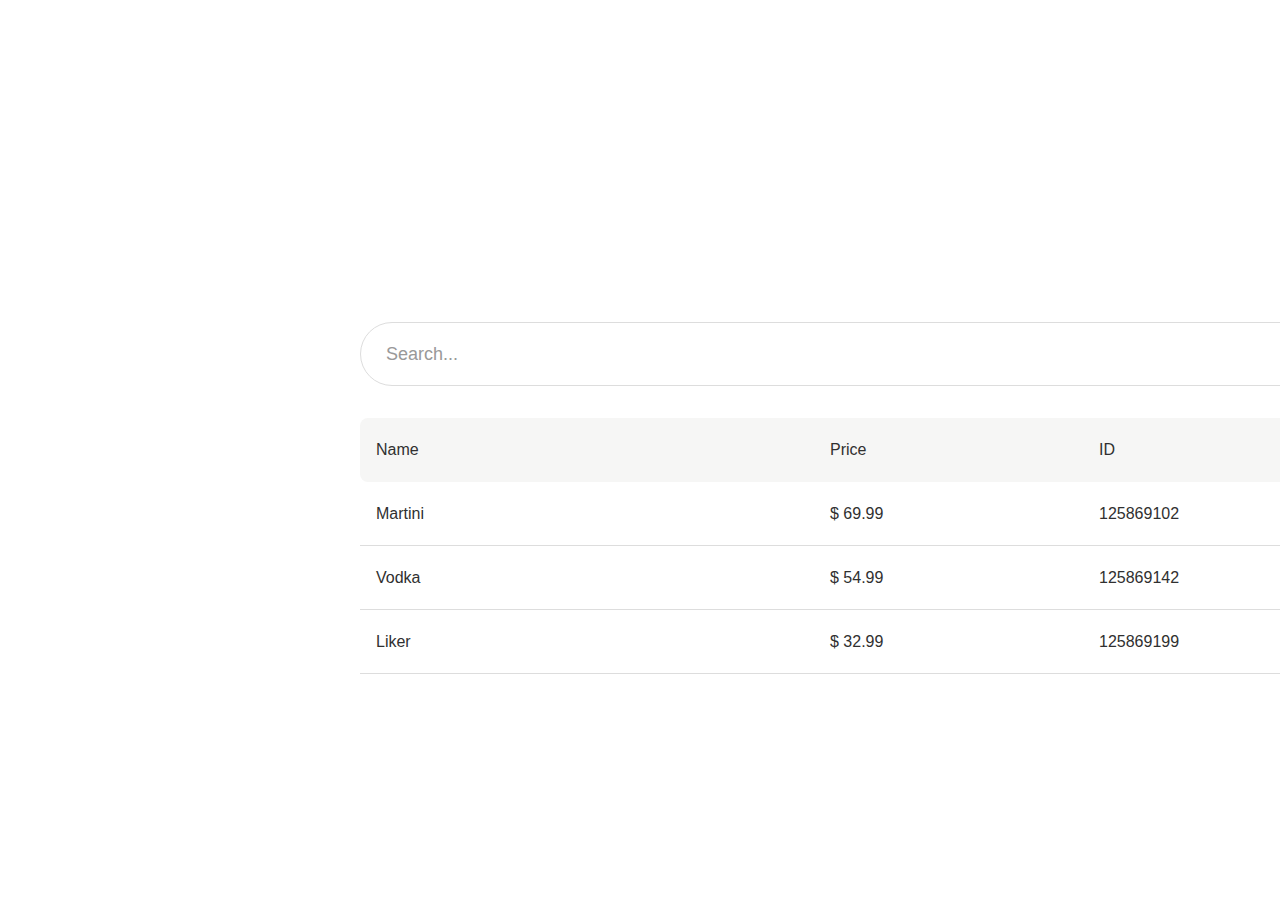
<file: page_2.html>
﻿<!DOCTYPE html>
<html>
  <head>
    <title>Page 2</title>
    <meta http-equiv="X-UA-Compatible" content="IE=edge"/>
    <meta http-equiv="content-type" content="text/html; charset=utf-8"/>
    <link href="resources/css/axure_rp_page.css" type="text/css" rel="stylesheet"/>
    <link href="data/styles.css" type="text/css" rel="stylesheet"/>
    <link href="files/page_2/styles.css" type="text/css" rel="stylesheet"/>
    <script src="resources/scripts/jquery-3.2.1.min.js"></script>
    <script src="resources/scripts/axure/axQuery.js"></script>
    <script src="resources/scripts/axure/globals.js"></script>
    <script src="resources/scripts/axutils.js"></script>
    <script src="resources/scripts/axure/annotation.js"></script>
    <script src="resources/scripts/axure/axQuery.std.js"></script>
    <script src="resources/scripts/axure/doc.js"></script>
    <script src="resources/scripts/messagecenter.js"></script>
    <script src="resources/scripts/axure/events.js"></script>
    <script src="resources/scripts/axure/recording.js"></script>
    <script src="resources/scripts/axure/action.js"></script>
    <script src="resources/scripts/axure/expr.js"></script>
    <script src="resources/scripts/axure/geometry.js"></script>
    <script src="resources/scripts/axure/flyout.js"></script>
    <script src="resources/scripts/axure/model.js"></script>
    <script src="resources/scripts/axure/repeater.js"></script>
    <script src="resources/scripts/axure/sto.js"></script>
    <script src="resources/scripts/axure/utils.temp.js"></script>
    <script src="resources/scripts/axure/variables.js"></script>
    <script src="resources/scripts/axure/drag.js"></script>
    <script src="resources/scripts/axure/move.js"></script>
    <script src="resources/scripts/axure/visibility.js"></script>
    <script src="resources/scripts/axure/style.js"></script>
    <script src="resources/scripts/axure/adaptive.js"></script>
    <script src="resources/scripts/axure/tree.js"></script>
    <script src="resources/scripts/axure/init.temp.js"></script>
    <script src="resources/scripts/axure/legacy.js"></script>
    <script src="resources/scripts/axure/viewer.js"></script>
    <script src="resources/scripts/axure/math.js"></script>
    <script src="resources/scripts/axure/jquery.nicescroll.min.js"></script>
    <script src="data/document.js"></script>
    <script src="files/page_2/data.js"></script>
    <script type="text/javascript">
      $axure.utils.getTransparentGifPath = function() { return 'resources/images/transparent.gif'; };
      $axure.utils.getOtherPath = function() { return 'resources/Other.html'; };
      $axure.utils.getReloadPath = function() { return 'resources/reload.html'; };
    </script>
  </head>
  <body>
    <div id="base" class="">

      <!-- ++search (Text Field) -->
      <div id="u76" class="ax_default text_field" data-label="++search">
        <div id="u76_div" class=""></div>
        <input id="u76_input" type="text" value="" class="u76_input"/>
      </div>

      <!-- Unnamed (SVG) -->
      <div id="u77" class="ax_default image">
        <img id="u77_img" class="img " src="images/page_2/u77.svg"/>
        <div id="u77_text" class="text " style="display:none; visibility: hidden">
          <p></p>
        </div>
      </div>

      <!-- Table_header (Group) -->
      <div id="u78" class="ax_default" data-label="Table_header" data-left="360" data-top="418" data-width="1200" data-height="64">

        <!-- Unnamed (Rectangle) -->
        <div id="u79" class="ax_default flow_shape">
          <div id="u79_div" class=""></div>
          <div id="u79_text" class="text " style="display:none; visibility: hidden">
            <p></p>
          </div>
        </div>

        <!-- Unnamed (Rectangle) -->
        <div id="u80" class="ax_default paragraph">
          <div id="u80_div" class=""></div>
          <div id="u80_text" class="text ">
            <p><span>Name</span></p>
          </div>
        </div>

        <!-- Unnamed (Rectangle) -->
        <div id="u81" class="ax_default paragraph">
          <div id="u81_div" class=""></div>
          <div id="u81_text" class="text ">
            <p><span>Price</span></p>
          </div>
        </div>

        <!-- Unnamed (Rectangle) -->
        <div id="u82" class="ax_default paragraph">
          <div id="u82_div" class=""></div>
          <div id="u82_text" class="text ">
            <p><span>ID</span></p>
          </div>
        </div>

        <!-- Unnamed (Rectangle) -->
        <div id="u83" class="ax_default paragraph">
          <div id="u83_div" class=""></div>
          <div id="u83_text" class="text ">
            <p><span>Category</span></p>
          </div>
        </div>
      </div>

      <!-- ++list (Repeater) -->
      <div id="u84" class="ax_default" data-label="++list">
        <script id="u84_script" type="axure-repeater-template" data-label="++list">

          <!-- Table_row (Group) -->
          <div id="u85" class="ax_default u85" data-label="Table_row" data-left="0" data-top="0" data-width="1200" data-height="64">

            <!-- Unnamed (Rectangle) -->
            <div id="u86" class="ax_default flow_shape u86">
              <div id="u86_div" class="u86_div"></div>
              <div id="u86_text" class="text u86_text" style="display:none; visibility: hidden">
                <p></p>
              </div>
            </div>

            <!-- name (Rectangle) -->
            <div id="u87" class="ax_default paragraph u87" data-label="name">
              <div id="u87_div" class="u87_div"></div>
              <div id="u87_text" class="text u87_text">
                <p><span>Cantalupo, Carellae Ghemme, 2008</span></p>
              </div>
            </div>

            <!-- price (Rectangle) -->
            <div id="u88" class="ax_default paragraph u88" data-label="price">
              <div id="u88_div" class="u88_div"></div>
              <div id="u88_text" class="text u88_text">
                <p><span>$ 69.99</span></p>
              </div>
            </div>

            <!-- ID (Rectangle) -->
            <div id="u89" class="ax_default paragraph u89" data-label="ID">
              <div id="u89_div" class="u89_div"></div>
              <div id="u89_text" class="text u89_text">
                <p><span>125869102</span></p>
              </div>
            </div>

            <!-- Category (Rectangle) -->
            <div id="u90" class="ax_default paragraph u90" data-label="Category">
              <div id="u90_div" class="u90_div"></div>
              <div id="u90_text" class="text u90_text">
                <p><span>Wine</span></p>
              </div>
            </div>

            <!-- Unnamed (SVG) -->
            <div id="u91" class="ax_default image u91">
              <img id="u91_img" class="img u91_img" src="images/page_2/u91.svg"/>
              <div id="u91_text" class="text u91_text" style="display:none; visibility: hidden">
                <p></p>
              </div>
            </div>
          </div>
        </script>
        <div id="u84-1" class="preeval" style="width: 1200px; height: 64px;">

          <!-- Table_row (Group) -->
          <div id="u85-1" class="ax_default u85" data-label="Table_row" style="visibility: inherit" data-left="0" data-top="0" data-width="1200" data-height="64">

            <!-- Unnamed (Rectangle) -->
            <div id="u86-1" class="ax_default flow_shape u86" style="width: 1200px; height: 64px; left: 0px; top: 0px;visibility: inherit">
              <div id="u86-1_div" class="u86_div" style="width: 1200px; height: 64px;visibility: inherit"></div>
              <div id="u86-1_text" class="text u86_text" style="display:none; visibility: hidden">
                <p></p>
              </div>
            </div>

            <!-- name (Rectangle) -->
            <div id="u87-1" class="ax_default paragraph u87" data-label="name" style="width: 395px; height: 24px; left: 16px; top: 20px;visibility: inherit">
              <div id="u87-1_div" class="u87_div" style="width: 395px; height: 24px;visibility: inherit"></div>
              <div id="u87-1_text" class="text u87_text" style="visibility: inherit">
                <p><span>Martini</span></p>
              </div>
            </div>

            <!-- price (Rectangle) -->
            <div id="u88-1" class="ax_default paragraph u88" data-label="price" style="width: 123px; height: 24px; left: 470px; top: 20px;visibility: inherit">
              <div id="u88-1_div" class="u88_div" style="width: 123px; height: 24px;visibility: inherit"></div>
              <div id="u88-1_text" class="text u88_text" style="visibility: inherit">
                <p><span>$ 69.99</span></p>
              </div>
            </div>

            <!-- ID (Rectangle) -->
            <div id="u89-1" class="ax_default paragraph u89" data-label="ID" style="width: 137px; height: 24px; left: 739px; top: 20px;visibility: inherit">
              <div id="u89-1_div" class="u89_div" style="width: 137px; height: 24px;visibility: inherit"></div>
              <div id="u89-1_text" class="text u89_text" style="visibility: inherit">
                <p><span>125869102</span></p>
              </div>
            </div>

            <!-- Category (Rectangle) -->
            <div id="u90-1" class="ax_default paragraph u90" data-label="Category" style="width: 108px; height: 24px; left: 1018px; top: 20px;visibility: inherit">
              <div id="u90-1_div" class="u90_div" style="width: 108px; height: 24px;visibility: inherit"></div>
              <div id="u90-1_text" class="text u90_text" style="visibility: inherit">
                <p><span>Wine</span></p>
              </div>
            </div>

            <!-- Unnamed (SVG) -->
            <div id="u91-1" class="ax_default image u91" style="width: 24px; height: 24px; left: 1160px; top: 20px;visibility: inherit">
              <img id="u91-1_img" class="img u91_img" src="images/page_2/u91.svg"/>
              <div id="u91-1_text" class="text u91_text" style="display:none; visibility: hidden">
                <p></p>
              </div>
            </div>
          </div>
        </div>
        <div id="u84-2" class="preeval" style="width: 1200px; height: 64px;">

          <!-- Table_row (Group) -->
          <div id="u85-2" class="ax_default u85" data-label="Table_row" style="visibility: inherit" data-left="0" data-top="0" data-width="1200" data-height="64">

            <!-- Unnamed (Rectangle) -->
            <div id="u86-2" class="ax_default flow_shape u86" style="width: 1200px; height: 64px; left: 0px; top: 0px;visibility: inherit">
              <div id="u86-2_div" class="u86_div" style="width: 1200px; height: 64px;visibility: inherit"></div>
              <div id="u86-2_text" class="text u86_text" style="display:none; visibility: hidden">
                <p></p>
              </div>
            </div>

            <!-- name (Rectangle) -->
            <div id="u87-2" class="ax_default paragraph u87" data-label="name" style="width: 395px; height: 24px; left: 16px; top: 20px;visibility: inherit">
              <div id="u87-2_div" class="u87_div" style="width: 395px; height: 24px;visibility: inherit"></div>
              <div id="u87-2_text" class="text u87_text" style="visibility: inherit">
                <p><span>Vodka</span></p>
              </div>
            </div>

            <!-- price (Rectangle) -->
            <div id="u88-2" class="ax_default paragraph u88" data-label="price" style="width: 123px; height: 24px; left: 470px; top: 20px;visibility: inherit">
              <div id="u88-2_div" class="u88_div" style="width: 123px; height: 24px;visibility: inherit"></div>
              <div id="u88-2_text" class="text u88_text" style="visibility: inherit">
                <p><span>$ 54.99</span></p>
              </div>
            </div>

            <!-- ID (Rectangle) -->
            <div id="u89-2" class="ax_default paragraph u89" data-label="ID" style="width: 137px; height: 24px; left: 739px; top: 20px;visibility: inherit">
              <div id="u89-2_div" class="u89_div" style="width: 137px; height: 24px;visibility: inherit"></div>
              <div id="u89-2_text" class="text u89_text" style="visibility: inherit">
                <p><span>125869142</span></p>
              </div>
            </div>

            <!-- Category (Rectangle) -->
            <div id="u90-2" class="ax_default paragraph u90" data-label="Category" style="width: 108px; height: 24px; left: 1018px; top: 20px;visibility: inherit">
              <div id="u90-2_div" class="u90_div" style="width: 108px; height: 24px;visibility: inherit"></div>
              <div id="u90-2_text" class="text u90_text" style="visibility: inherit">
                <p><span>Wine</span></p>
              </div>
            </div>

            <!-- Unnamed (SVG) -->
            <div id="u91-2" class="ax_default image u91" style="width: 24px; height: 24px; left: 1160px; top: 20px;visibility: inherit">
              <img id="u91-2_img" class="img u91_img" src="images/page_2/u91.svg"/>
              <div id="u91-2_text" class="text u91_text" style="display:none; visibility: hidden">
                <p></p>
              </div>
            </div>
          </div>
        </div>
        <div id="u84-3" class="preeval" style="width: 1200px; height: 64px;">

          <!-- Table_row (Group) -->
          <div id="u85-3" class="ax_default u85" data-label="Table_row" style="visibility: inherit" data-left="0" data-top="0" data-width="1200" data-height="64">

            <!-- Unnamed (Rectangle) -->
            <div id="u86-3" class="ax_default flow_shape u86" style="width: 1200px; height: 64px; left: 0px; top: 0px;visibility: inherit">
              <div id="u86-3_div" class="u86_div" style="width: 1200px; height: 64px;visibility: inherit"></div>
              <div id="u86-3_text" class="text u86_text" style="display:none; visibility: hidden">
                <p></p>
              </div>
            </div>

            <!-- name (Rectangle) -->
            <div id="u87-3" class="ax_default paragraph u87" data-label="name" style="width: 395px; height: 24px; left: 16px; top: 20px;visibility: inherit">
              <div id="u87-3_div" class="u87_div" style="width: 395px; height: 24px;visibility: inherit"></div>
              <div id="u87-3_text" class="text u87_text" style="visibility: inherit">
                <p><span>Liker</span></p>
              </div>
            </div>

            <!-- price (Rectangle) -->
            <div id="u88-3" class="ax_default paragraph u88" data-label="price" style="width: 123px; height: 24px; left: 470px; top: 20px;visibility: inherit">
              <div id="u88-3_div" class="u88_div" style="width: 123px; height: 24px;visibility: inherit"></div>
              <div id="u88-3_text" class="text u88_text" style="visibility: inherit">
                <p><span>$ 32.99</span></p>
              </div>
            </div>

            <!-- ID (Rectangle) -->
            <div id="u89-3" class="ax_default paragraph u89" data-label="ID" style="width: 137px; height: 24px; left: 739px; top: 20px;visibility: inherit">
              <div id="u89-3_div" class="u89_div" style="width: 137px; height: 24px;visibility: inherit"></div>
              <div id="u89-3_text" class="text u89_text" style="visibility: inherit">
                <p><span>125869199</span></p>
              </div>
            </div>

            <!-- Category (Rectangle) -->
            <div id="u90-3" class="ax_default paragraph u90" data-label="Category" style="width: 108px; height: 24px; left: 1018px; top: 20px;visibility: inherit">
              <div id="u90-3_div" class="u90_div" style="width: 108px; height: 24px;visibility: inherit"></div>
              <div id="u90-3_text" class="text u90_text" style="visibility: inherit">
                <p><span>Whiskey</span></p>
              </div>
            </div>

            <!-- Unnamed (SVG) -->
            <div id="u91-3" class="ax_default image u91" style="width: 24px; height: 24px; left: 1160px; top: 20px;visibility: inherit">
              <img id="u91-3_img" class="img u91_img" src="images/page_2/u91.svg"/>
              <div id="u91-3_text" class="text u91_text" style="display:none; visibility: hidden">
                <p></p>
              </div>
            </div>
          </div>
        </div>
      </div>
    </div>
    <script src="resources/scripts/axure/ios.js"></script>
  </body>
</html>
</file>
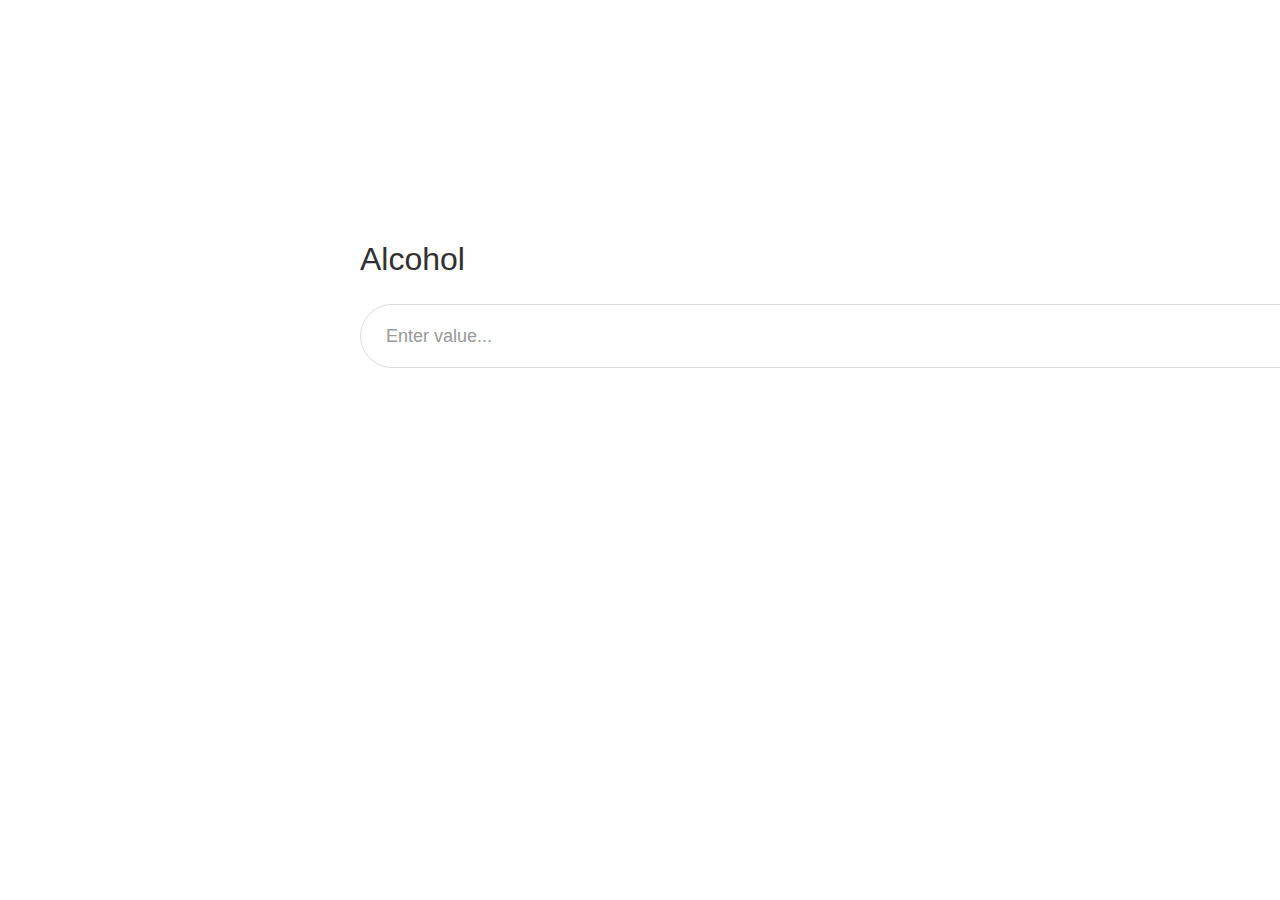
<file: page_3.html>
﻿<!DOCTYPE html>
<html>
  <head>
    <title>Page 3</title>
    <meta http-equiv="X-UA-Compatible" content="IE=edge"/>
    <meta http-equiv="content-type" content="text/html; charset=utf-8"/>
    <link href="resources/css/axure_rp_page.css" type="text/css" rel="stylesheet"/>
    <link href="data/styles.css" type="text/css" rel="stylesheet"/>
    <link href="files/page_3/styles.css" type="text/css" rel="stylesheet"/>
    <script src="resources/scripts/jquery-3.2.1.min.js"></script>
    <script src="resources/scripts/axure/axQuery.js"></script>
    <script src="resources/scripts/axure/globals.js"></script>
    <script src="resources/scripts/axutils.js"></script>
    <script src="resources/scripts/axure/annotation.js"></script>
    <script src="resources/scripts/axure/axQuery.std.js"></script>
    <script src="resources/scripts/axure/doc.js"></script>
    <script src="resources/scripts/messagecenter.js"></script>
    <script src="resources/scripts/axure/events.js"></script>
    <script src="resources/scripts/axure/recording.js"></script>
    <script src="resources/scripts/axure/action.js"></script>
    <script src="resources/scripts/axure/expr.js"></script>
    <script src="resources/scripts/axure/geometry.js"></script>
    <script src="resources/scripts/axure/flyout.js"></script>
    <script src="resources/scripts/axure/model.js"></script>
    <script src="resources/scripts/axure/repeater.js"></script>
    <script src="resources/scripts/axure/sto.js"></script>
    <script src="resources/scripts/axure/utils.temp.js"></script>
    <script src="resources/scripts/axure/variables.js"></script>
    <script src="resources/scripts/axure/drag.js"></script>
    <script src="resources/scripts/axure/move.js"></script>
    <script src="resources/scripts/axure/visibility.js"></script>
    <script src="resources/scripts/axure/style.js"></script>
    <script src="resources/scripts/axure/adaptive.js"></script>
    <script src="resources/scripts/axure/tree.js"></script>
    <script src="resources/scripts/axure/init.temp.js"></script>
    <script src="resources/scripts/axure/legacy.js"></script>
    <script src="resources/scripts/axure/viewer.js"></script>
    <script src="resources/scripts/axure/math.js"></script>
    <script src="resources/scripts/axure/jquery.nicescroll.min.js"></script>
    <script src="data/document.js"></script>
    <script src="files/page_3/data.js"></script>
    <script type="text/javascript">
      $axure.utils.getTransparentGifPath = function() { return 'resources/images/transparent.gif'; };
      $axure.utils.getOtherPath = function() { return 'resources/Other.html'; };
      $axure.utils.getReloadPath = function() { return 'resources/reload.html'; };
    </script>
  </head>
  <body>
    <div id="base" class="">

      <!-- Title (Rectangle) -->
      <div id="u92" class="ax_default paragraph" data-label="Title">
        <div id="u92_div" class=""></div>
        <div id="u92_text" class="text ">
          <p><span>Alcohol</span></p>
        </div>
      </div>

      <!-- ++search (Text Field) -->
      <div id="u93" class="ax_default text_field" data-label="++search">
        <div id="u93_div" class=""></div>
        <input id="u93_input" type="text" value="" class="u93_input"/>
      </div>

      <!-- Unnamed (SVG) -->
      <div id="u94" class="ax_default image ax_default_hidden" style="display:none; visibility: hidden">
        <img id="u94_img" class="img " src="images/page_3/u94.svg"/>
        <div id="u94_text" class="text " style="display:none; visibility: hidden">
          <p></p>
        </div>
      </div>

      <!-- Unnamed (SVG) -->
      <div id="u95" class="ax_default image">
        <img id="u95_img" class="img " src="images/page_2/u77.svg"/>
        <div id="u95_text" class="text " style="display:none; visibility: hidden">
          <p></p>
        </div>
      </div>

      <!-- ++dropdown (Group) -->
      <div id="u96" class="ax_default ax_default_hidden" data-label="++dropdown" style="display:none; visibility: hidden" data-left="360" data-top="376" data-width="1200" data-height="336">

        <!-- Unnamed (Rectangle) -->
        <div id="u97" class="ax_default box_1">
          <div id="u97_div" class=""></div>
          <div id="u97_text" class="text " style="display:none; visibility: hidden">
            <p></p>
          </div>
        </div>

        <!-- dropdown list (Repeater) -->
        <div id="u98" class="ax_default" data-label="dropdown list">
          <script id="u98_script" type="axure-repeater-template" data-label="dropdown list">

            <!-- Table_row (Group) -->
            <div id="u99" class="ax_default u99" data-label="Table_row" data-left="0" data-top="0" data-width="1200" data-height="64">

              <!-- Unnamed (Rectangle) -->
              <div id="u100" class="ax_default flow_shape u100">
                <div id="u100_div" class="u100_div"></div>
                <div id="u100_text" class="text u100_text" style="display:none; visibility: hidden">
                  <p></p>
                </div>
              </div>

              <!-- name (Rectangle) -->
              <div id="u101" class="ax_default paragraph u101" data-label="name">
                <div id="u101_div" class="u101_div"></div>
                <div id="u101_text" class="text u101_text">
                  <p><span>Cantalupo, Carellae Ghemme, 2008</span></p>
                </div>
              </div>

              <!-- price (Rectangle) -->
              <div id="u102" class="ax_default paragraph u102" data-label="price">
                <div id="u102_div" class="u102_div"></div>
                <div id="u102_text" class="text u102_text">
                  <p><span>$ 69.99</span></p>
                </div>
              </div>

              <!-- ID (Rectangle) -->
              <div id="u103" class="ax_default paragraph u103" data-label="ID">
                <div id="u103_div" class="u103_div"></div>
                <div id="u103_text" class="text u103_text">
                  <p><span>125869199</span></p>
                </div>
              </div>

              <!-- category (Rectangle) -->
              <div id="u104" class="ax_default paragraph u104" data-label="category">
                <div id="u104_div" class="u104_div"></div>
                <div id="u104_text" class="text u104_text">
                  <p><span>Wine</span></p>
                </div>
              </div>

              <!-- Unnamed (Ellipse) -->
              <div id="u105" class="ax_default flow_shape u105">
                <img id="u105_img" class="img u105_img" src="images/page_3/u105.svg"/>
                <div id="u105_text" class="text u105_text" style="display:none; visibility: hidden">
                  <p></p>
                </div>
              </div>
            </div>
          </script>
          <div id="u98-1" class="preeval" style="width: 1200px; height: 64px;">

            <!-- Table_row (Group) -->
            <div id="u99-1" class="ax_default u99" data-label="Table_row" style="visibility: inherit" data-left="0" data-top="0" data-width="1200" data-height="64">

              <!-- Unnamed (Rectangle) -->
              <div id="u100-1" class="ax_default flow_shape u100" style="width: 1200px; height: 64px; left: 0px; top: 0px;visibility: inherit">
                <div id="u100-1_div" class="u100_div" style="width: 1200px; height: 64px;visibility: inherit"></div>
                <div id="u100-1_text" class="text u100_text" style="display:none; visibility: hidden">
                  <p></p>
                </div>
              </div>

              <!-- name (Rectangle) -->
              <div id="u101-1" class="ax_default paragraph u101" data-label="name" style="width: 395px; height: 24px; left: 16px; top: 8px;visibility: inherit">
                <div id="u101-1_div" class="u101_div" style="width: 395px; height: 24px;visibility: inherit"></div>
                <div id="u101-1_text" class="text u101_text" style="visibility: inherit">
                  <p><span>Cantalupo, Carellae Ghemme, 2008</span></p>
                </div>
              </div>

              <!-- price (Rectangle) -->
              <div id="u102-1" class="ax_default paragraph u102" data-label="price" style="width: 76px; height: 24px; left: 1108px; top: 20px;visibility: inherit">
                <div id="u102-1_div" class="u102_div" style="width: 76px; height: 24px;visibility: inherit"></div>
                <div id="u102-1_text" class="text u102_text" style="visibility: inherit">
                  <p><span>$ 69.99</span></p>
                </div>
              </div>

              <!-- ID (Rectangle) -->
              <div id="u103-1" class="ax_default paragraph u103" data-label="ID" style="width: 83px; height: 24px; left: 16px; top: 32px;visibility: inherit">
                <div id="u103-1_div" class="u103_div" style="width: 83px; height: 24px;visibility: inherit"></div>
                <div id="u103-1_text" class="text u103_text" style="visibility: inherit">
                  <p><span>125869102</span></p>
                </div>
              </div>

              <!-- category (Rectangle) -->
              <div id="u104-1" class="ax_default paragraph u104" data-label="category" style="width: 82px; height: 24px; left: 111px; top: 32px;visibility: inherit">
                <div id="u104-1_div" class="u104_div" style="width: 82px; height: 24px;visibility: inherit"></div>
                <div id="u104-1_text" class="text u104_text" style="visibility: inherit">
                  <p><span>Wine</span></p>
                </div>
              </div>

              <!-- Unnamed (Ellipse) -->
              <div id="u105-1" class="ax_default flow_shape u105" style="width: 4px; height: 4px; left: 99px; top: 42px;visibility: inherit">
                <img id="u105-1_img" class="img u105_img" src="images/page_3/u105.svg"/>
                <div id="u105-1_text" class="text u105_text" style="display:none; visibility: hidden">
                  <p></p>
                </div>
              </div>
            </div>
          </div>
          <div id="u98-2" class="preeval" style="width: 1200px; height: 64px;">

            <!-- Table_row (Group) -->
            <div id="u99-2" class="ax_default u99" data-label="Table_row" style="visibility: inherit" data-left="0" data-top="0" data-width="1200" data-height="64">

              <!-- Unnamed (Rectangle) -->
              <div id="u100-2" class="ax_default flow_shape u100" style="width: 1200px; height: 64px; left: 0px; top: 0px;visibility: inherit">
                <div id="u100-2_div" class="u100_div" style="width: 1200px; height: 64px;visibility: inherit"></div>
                <div id="u100-2_text" class="text u100_text" style="display:none; visibility: hidden">
                  <p></p>
                </div>
              </div>

              <!-- name (Rectangle) -->
              <div id="u101-2" class="ax_default paragraph u101" data-label="name" style="width: 395px; height: 24px; left: 16px; top: 8px;visibility: inherit">
                <div id="u101-2_div" class="u101_div" style="width: 395px; height: 24px;visibility: inherit"></div>
                <div id="u101-2_text" class="text u101_text" style="visibility: inherit">
                  <p><span>Casamigos, Tequila Blanco</span></p>
                </div>
              </div>

              <!-- price (Rectangle) -->
              <div id="u102-2" class="ax_default paragraph u102" data-label="price" style="width: 76px; height: 24px; left: 1108px; top: 20px;visibility: inherit">
                <div id="u102-2_div" class="u102_div" style="width: 76px; height: 24px;visibility: inherit"></div>
                <div id="u102-2_text" class="text u102_text" style="visibility: inherit">
                  <p><span>$ 54.99</span></p>
                </div>
              </div>

              <!-- ID (Rectangle) -->
              <div id="u103-2" class="ax_default paragraph u103" data-label="ID" style="width: 83px; height: 24px; left: 16px; top: 32px;visibility: inherit">
                <div id="u103-2_div" class="u103_div" style="width: 83px; height: 24px;visibility: inherit"></div>
                <div id="u103-2_text" class="text u103_text" style="visibility: inherit">
                  <p><span>125869142</span></p>
                </div>
              </div>

              <!-- category (Rectangle) -->
              <div id="u104-2" class="ax_default paragraph u104" data-label="category" style="width: 82px; height: 24px; left: 111px; top: 32px;visibility: inherit">
                <div id="u104-2_div" class="u104_div" style="width: 82px; height: 24px;visibility: inherit"></div>
                <div id="u104-2_text" class="text u104_text" style="visibility: inherit">
                  <p><span>Wine</span></p>
                </div>
              </div>

              <!-- Unnamed (Ellipse) -->
              <div id="u105-2" class="ax_default flow_shape u105" style="width: 4px; height: 4px; left: 99px; top: 42px;visibility: inherit">
                <img id="u105-2_img" class="img u105_img" src="images/page_3/u105.svg"/>
                <div id="u105-2_text" class="text u105_text" style="display:none; visibility: hidden">
                  <p></p>
                </div>
              </div>
            </div>
          </div>
          <div id="u98-3" class="preeval" style="width: 1200px; height: 64px;">

            <!-- Table_row (Group) -->
            <div id="u99-3" class="ax_default u99" data-label="Table_row" style="visibility: inherit" data-left="0" data-top="0" data-width="1200" data-height="64">

              <!-- Unnamed (Rectangle) -->
              <div id="u100-3" class="ax_default flow_shape u100" style="width: 1200px; height: 64px; left: 0px; top: 0px;visibility: inherit">
                <div id="u100-3_div" class="u100_div" style="width: 1200px; height: 64px;visibility: inherit"></div>
                <div id="u100-3_text" class="text u100_text" style="display:none; visibility: hidden">
                  <p></p>
                </div>
              </div>

              <!-- name (Rectangle) -->
              <div id="u101-3" class="ax_default paragraph u101" data-label="name" style="width: 395px; height: 24px; left: 16px; top: 8px;visibility: inherit">
                <div id="u101-3_div" class="u101_div" style="width: 395px; height: 24px;visibility: inherit"></div>
                <div id="u101-3_text" class="text u101_text" style="visibility: inherit">
                  <p><span>Rough Rider, Double Casked Straight Bourbon</span></p>
                </div>
              </div>

              <!-- price (Rectangle) -->
              <div id="u102-3" class="ax_default paragraph u102" data-label="price" style="width: 76px; height: 24px; left: 1108px; top: 20px;visibility: inherit">
                <div id="u102-3_div" class="u102_div" style="width: 76px; height: 24px;visibility: inherit"></div>
                <div id="u102-3_text" class="text u102_text" style="visibility: inherit">
                  <p><span>$ 32.99</span></p>
                </div>
              </div>

              <!-- ID (Rectangle) -->
              <div id="u103-3" class="ax_default paragraph u103" data-label="ID" style="width: 83px; height: 24px; left: 16px; top: 32px;visibility: inherit">
                <div id="u103-3_div" class="u103_div" style="width: 83px; height: 24px;visibility: inherit"></div>
                <div id="u103-3_text" class="text u103_text" style="visibility: inherit">
                  <p><span>125869199</span></p>
                </div>
              </div>

              <!-- category (Rectangle) -->
              <div id="u104-3" class="ax_default paragraph u104" data-label="category" style="width: 82px; height: 24px; left: 111px; top: 32px;visibility: inherit">
                <div id="u104-3_div" class="u104_div" style="width: 82px; height: 24px;visibility: inherit"></div>
                <div id="u104-3_text" class="text u104_text" style="visibility: inherit">
                  <p><span>Wine</span></p>
                </div>
              </div>

              <!-- Unnamed (Ellipse) -->
              <div id="u105-3" class="ax_default flow_shape u105" style="width: 4px; height: 4px; left: 99px; top: 42px;visibility: inherit">
                <img id="u105-3_img" class="img u105_img" src="images/page_3/u105.svg"/>
                <div id="u105-3_text" class="text u105_text" style="display:none; visibility: hidden">
                  <p></p>
                </div>
              </div>
            </div>
          </div>
          <div id="u98-4" class="preeval" style="width: 1200px; height: 64px;">

            <!-- Table_row (Group) -->
            <div id="u99-4" class="ax_default u99" data-label="Table_row" style="visibility: inherit" data-left="0" data-top="0" data-width="1200" data-height="64">

              <!-- Unnamed (Rectangle) -->
              <div id="u100-4" class="ax_default flow_shape u100" style="width: 1200px; height: 64px; left: 0px; top: 0px;visibility: inherit">
                <div id="u100-4_div" class="u100_div" style="width: 1200px; height: 64px;visibility: inherit"></div>
                <div id="u100-4_text" class="text u100_text" style="display:none; visibility: hidden">
                  <p></p>
                </div>
              </div>

              <!-- name (Rectangle) -->
              <div id="u101-4" class="ax_default paragraph u101" data-label="name" style="width: 395px; height: 24px; left: 16px; top: 8px;visibility: inherit">
                <div id="u101-4_div" class="u101_div" style="width: 395px; height: 24px;visibility: inherit"></div>
                <div id="u101-4_text" class="text u101_text" style="visibility: inherit">
                  <p><span>Casamigos, Tequila Blanco</span></p>
                </div>
              </div>

              <!-- price (Rectangle) -->
              <div id="u102-4" class="ax_default paragraph u102" data-label="price" style="width: 76px; height: 24px; left: 1108px; top: 20px;visibility: inherit">
                <div id="u102-4_div" class="u102_div" style="width: 76px; height: 24px;visibility: inherit"></div>
                <div id="u102-4_text" class="text u102_text" style="visibility: inherit">
                  <p><span>$ 54.99</span></p>
                </div>
              </div>

              <!-- ID (Rectangle) -->
              <div id="u103-4" class="ax_default paragraph u103" data-label="ID" style="width: 83px; height: 24px; left: 16px; top: 32px;visibility: inherit">
                <div id="u103-4_div" class="u103_div" style="width: 83px; height: 24px;visibility: inherit"></div>
                <div id="u103-4_text" class="text u103_text" style="visibility: inherit">
                  <p><span>125869172</span></p>
                </div>
              </div>

              <!-- category (Rectangle) -->
              <div id="u104-4" class="ax_default paragraph u104" data-label="category" style="width: 82px; height: 24px; left: 111px; top: 32px;visibility: inherit">
                <div id="u104-4_div" class="u104_div" style="width: 82px; height: 24px;visibility: inherit"></div>
                <div id="u104-4_text" class="text u104_text" style="visibility: inherit">
                  <p><span>Wine</span></p>
                </div>
              </div>

              <!-- Unnamed (Ellipse) -->
              <div id="u105-4" class="ax_default flow_shape u105" style="width: 4px; height: 4px; left: 99px; top: 42px;visibility: inherit">
                <img id="u105-4_img" class="img u105_img" src="images/page_3/u105.svg"/>
                <div id="u105-4_text" class="text u105_text" style="display:none; visibility: hidden">
                  <p></p>
                </div>
              </div>
            </div>
          </div>
          <div id="u98-5" class="preeval" style="width: 1200px; height: 64px;">

            <!-- Table_row (Group) -->
            <div id="u99-5" class="ax_default u99" data-label="Table_row" style="visibility: inherit" data-left="0" data-top="0" data-width="1200" data-height="64">

              <!-- Unnamed (Rectangle) -->
              <div id="u100-5" class="ax_default flow_shape u100" style="width: 1200px; height: 64px; left: 0px; top: 0px;visibility: inherit">
                <div id="u100-5_div" class="u100_div" style="width: 1200px; height: 64px;visibility: inherit"></div>
                <div id="u100-5_text" class="text u100_text" style="display:none; visibility: hidden">
                  <p></p>
                </div>
              </div>

              <!-- name (Rectangle) -->
              <div id="u101-5" class="ax_default paragraph u101" data-label="name" style="width: 395px; height: 24px; left: 16px; top: 8px;visibility: inherit">
                <div id="u101-5_div" class="u101_div" style="width: 395px; height: 24px;visibility: inherit"></div>
                <div id="u101-5_text" class="text u101_text" style="visibility: inherit">
                  <p><span>Rough Rider, Double Casked Straight Bourbon</span></p>
                </div>
              </div>

              <!-- price (Rectangle) -->
              <div id="u102-5" class="ax_default paragraph u102" data-label="price" style="width: 76px; height: 24px; left: 1108px; top: 20px;visibility: inherit">
                <div id="u102-5_div" class="u102_div" style="width: 76px; height: 24px;visibility: inherit"></div>
                <div id="u102-5_text" class="text u102_text" style="visibility: inherit">
                  <p><span>$ 69.99</span></p>
                </div>
              </div>

              <!-- ID (Rectangle) -->
              <div id="u103-5" class="ax_default paragraph u103" data-label="ID" style="width: 83px; height: 24px; left: 16px; top: 32px;visibility: inherit">
                <div id="u103-5_div" class="u103_div" style="width: 83px; height: 24px;visibility: inherit"></div>
                <div id="u103-5_text" class="text u103_text" style="visibility: inherit">
                  <p><span>125869198</span></p>
                </div>
              </div>

              <!-- category (Rectangle) -->
              <div id="u104-5" class="ax_default paragraph u104" data-label="category" style="width: 82px; height: 24px; left: 111px; top: 32px;visibility: inherit">
                <div id="u104-5_div" class="u104_div" style="width: 82px; height: 24px;visibility: inherit"></div>
                <div id="u104-5_text" class="text u104_text" style="visibility: inherit">
                  <p><span>Wine</span></p>
                </div>
              </div>

              <!-- Unnamed (Ellipse) -->
              <div id="u105-5" class="ax_default flow_shape u105" style="width: 4px; height: 4px; left: 99px; top: 42px;visibility: inherit">
                <img id="u105-5_img" class="img u105_img" src="images/page_3/u105.svg"/>
                <div id="u105-5_text" class="text u105_text" style="display:none; visibility: hidden">
                  <p></p>
                </div>
              </div>
            </div>
          </div>
        </div>
      </div>

      <!-- Table (Repeater) -->
      <div id="u106" class="ax_default" data-label="Table">
        <script id="u106_script" type="axure-repeater-template" data-label="Table">

          <!-- Table_row1 (Group) -->
          <div id="u107" class="ax_default u107" data-label="Table_row1" data-left="0" data-top="0" data-width="1200" data-height="64">

            <!-- Unnamed (Rectangle) -->
            <div id="u108" class="ax_default flow_shape u108">
              <div id="u108_div" class="u108_div"></div>
              <div id="u108_text" class="text u108_text" style="display:none; visibility: hidden">
                <p></p>
              </div>
            </div>

            <!-- name (Rectangle) -->
            <div id="u109" class="ax_default paragraph u109" data-label="name">
              <div id="u109_div" class="u109_div"></div>
              <div id="u109_text" class="text u109_text">
                <p><span>Cantalupo, Carellae Ghemme, 2008</span></p>
              </div>
            </div>

            <!-- price (Rectangle) -->
            <div id="u110" class="ax_default paragraph u110" data-label="price">
              <div id="u110_div" class="u110_div"></div>
              <div id="u110_text" class="text u110_text">
                <p><span>$ 69.99</span></p>
              </div>
            </div>

            <!-- ID (Rectangle) -->
            <div id="u111" class="ax_default paragraph u111" data-label="ID">
              <div id="u111_div" class="u111_div"></div>
              <div id="u111_text" class="text u111_text">
                <p><span>125869102</span></p>
              </div>
            </div>

            <!-- category (Rectangle) -->
            <div id="u112" class="ax_default paragraph u112" data-label="category">
              <div id="u112_div" class="u112_div"></div>
              <div id="u112_text" class="text u112_text">
                <p><span>Wine</span></p>
              </div>
            </div>

            <!-- Unnamed (SVG) -->
            <div id="u113" class="ax_default image u113">
              <img id="u113_img" class="img u113_img" src="images/page_2/u91.svg"/>
              <div id="u113_text" class="text u113_text" style="display:none; visibility: hidden">
                <p></p>
              </div>
            </div>
          </div>
        </script>
      </div>

      <!-- Table_header (Group) -->
      <div id="u114" class="ax_default ax_default_hidden" data-label="Table_header" style="display:none; visibility: hidden" data-left="360" data-top="400" data-width="1200" data-height="64">

        <!-- Unnamed (Rectangle) -->
        <div id="u115" class="ax_default flow_shape">
          <div id="u115_div" class=""></div>
          <div id="u115_text" class="text " style="display:none; visibility: hidden">
            <p></p>
          </div>
        </div>

        <!-- Unnamed (Rectangle) -->
        <div id="u116" class="ax_default paragraph">
          <div id="u116_div" class=""></div>
          <div id="u116_text" class="text ">
            <p><span>Name</span></p>
          </div>
        </div>

        <!-- Unnamed (Rectangle) -->
        <div id="u117" class="ax_default paragraph">
          <div id="u117_div" class=""></div>
          <div id="u117_text" class="text ">
            <p><span>Price</span></p>
          </div>
        </div>

        <!-- Unnamed (Rectangle) -->
        <div id="u118" class="ax_default paragraph">
          <div id="u118_div" class=""></div>
          <div id="u118_text" class="text ">
            <p><span>ID</span></p>
          </div>
        </div>

        <!-- Unnamed (Rectangle) -->
        <div id="u119" class="ax_default paragraph">
          <div id="u119_div" class=""></div>
          <div id="u119_text" class="text ">
            <p><span>Category</span></p>
          </div>
        </div>
      </div>
    </div>
    <script src="resources/scripts/axure/ios.js"></script>
  </body>
</html>
</file>
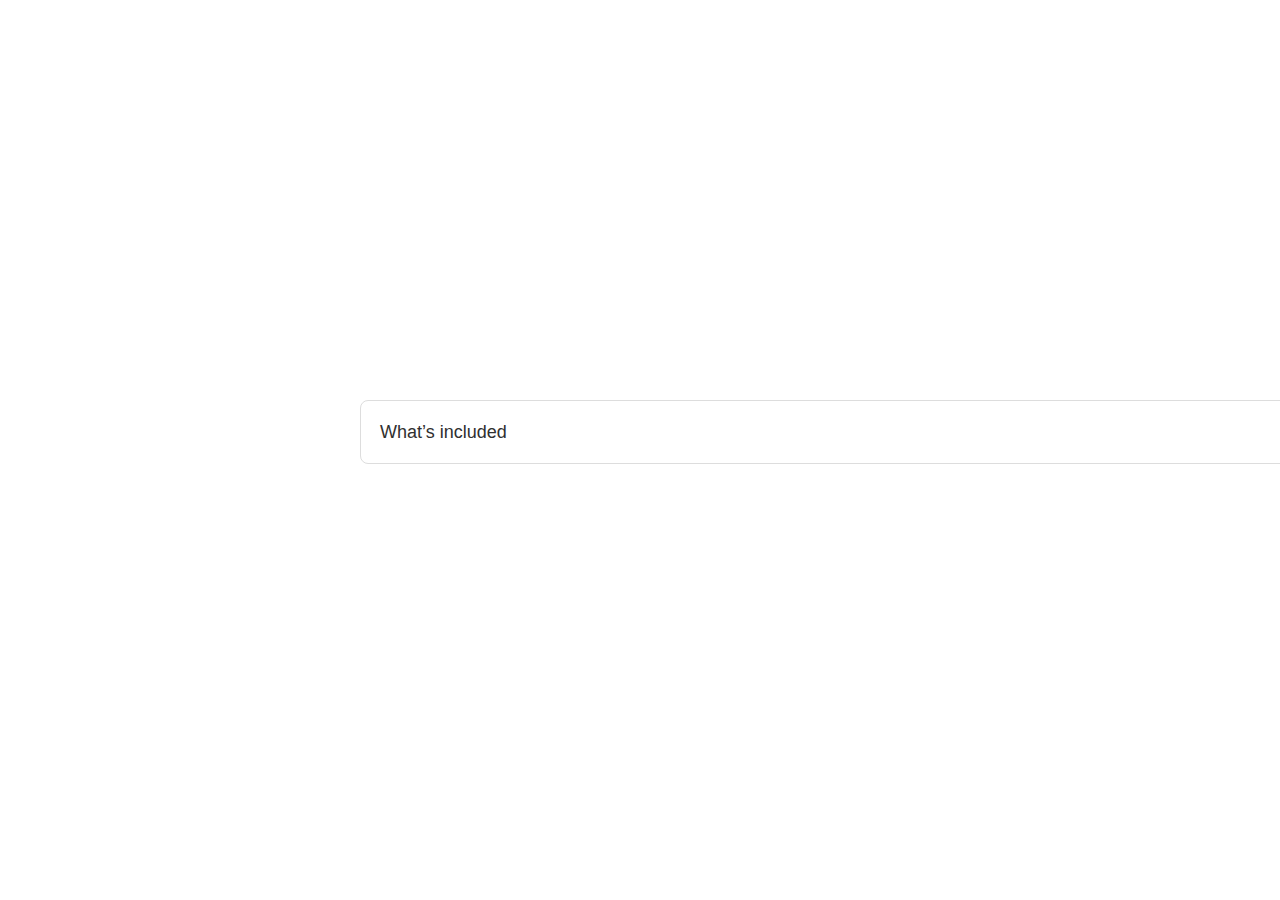
<file: page_4.html>
﻿<!DOCTYPE html>
<html>
  <head>
    <title>Page 4</title>
    <meta http-equiv="X-UA-Compatible" content="IE=edge"/>
    <meta http-equiv="content-type" content="text/html; charset=utf-8"/>
    <link href="resources/css/axure_rp_page.css" type="text/css" rel="stylesheet"/>
    <link href="data/styles.css" type="text/css" rel="stylesheet"/>
    <link href="files/page_4/styles.css" type="text/css" rel="stylesheet"/>
    <script src="resources/scripts/jquery-3.2.1.min.js"></script>
    <script src="resources/scripts/axure/axQuery.js"></script>
    <script src="resources/scripts/axure/globals.js"></script>
    <script src="resources/scripts/axutils.js"></script>
    <script src="resources/scripts/axure/annotation.js"></script>
    <script src="resources/scripts/axure/axQuery.std.js"></script>
    <script src="resources/scripts/axure/doc.js"></script>
    <script src="resources/scripts/messagecenter.js"></script>
    <script src="resources/scripts/axure/events.js"></script>
    <script src="resources/scripts/axure/recording.js"></script>
    <script src="resources/scripts/axure/action.js"></script>
    <script src="resources/scripts/axure/expr.js"></script>
    <script src="resources/scripts/axure/geometry.js"></script>
    <script src="resources/scripts/axure/flyout.js"></script>
    <script src="resources/scripts/axure/model.js"></script>
    <script src="resources/scripts/axure/repeater.js"></script>
    <script src="resources/scripts/axure/sto.js"></script>
    <script src="resources/scripts/axure/utils.temp.js"></script>
    <script src="resources/scripts/axure/variables.js"></script>
    <script src="resources/scripts/axure/drag.js"></script>
    <script src="resources/scripts/axure/move.js"></script>
    <script src="resources/scripts/axure/visibility.js"></script>
    <script src="resources/scripts/axure/style.js"></script>
    <script src="resources/scripts/axure/adaptive.js"></script>
    <script src="resources/scripts/axure/tree.js"></script>
    <script src="resources/scripts/axure/init.temp.js"></script>
    <script src="resources/scripts/axure/legacy.js"></script>
    <script src="resources/scripts/axure/viewer.js"></script>
    <script src="resources/scripts/axure/math.js"></script>
    <script src="resources/scripts/axure/jquery.nicescroll.min.js"></script>
    <script src="data/document.js"></script>
    <script src="files/page_4/data.js"></script>
    <script type="text/javascript">
      $axure.utils.getTransparentGifPath = function() { return 'resources/images/transparent.gif'; };
      $axure.utils.getOtherPath = function() { return 'resources/Other.html'; };
      $axure.utils.getReloadPath = function() { return 'resources/reload.html'; };
    </script>
  </head>
  <body>
    <div id="base" class="">

      <!-- FieldGroupe (Group) -->
      <div id="u120" class="ax_default" data-label="FieldGroupe" data-left="360" data-top="400" data-width="1200" data-height="64">

        <!-- ++field (Text Field) -->
        <div id="u121" class="ax_default text_field" data-label="++field">
          <div id="u121_div" class=""></div>
          <input id="u121_input" type="text" value="" class="u121_input"/>
        </div>

        <!-- ++label2 (Rectangle) -->
        <div id="u122" class="ax_default label ax_default_hidden" data-label="++label2" style="display:none; visibility: hidden">
          <div id="u122_div" class=""></div>
          <div id="u122_text" class="text ">
            <p><span>What’s included</span></p>
          </div>
        </div>

        <!-- ++close (SVG) -->
        <div id="u123" class="ax_default image ax_default_hidden" data-label="++close" style="display:none; visibility: hidden">
          <img id="u123_img" class="img " src="images/page_3/u94.svg"/>
          <div id="u123_text" class="text " style="display:none; visibility: hidden">
            <p></p>
          </div>
        </div>

        <!-- ++label1 (Rectangle) -->
        <div id="u124" class="ax_default label" data-label="++label1">
          <div id="u124_div" class=""></div>
          <div id="u124_text" class="text ">
            <p><span>What’s included</span></p>
          </div>
        </div>
      </div>
    </div>
    <script src="resources/scripts/axure/ios.js"></script>
  </body>
</html>
</file>
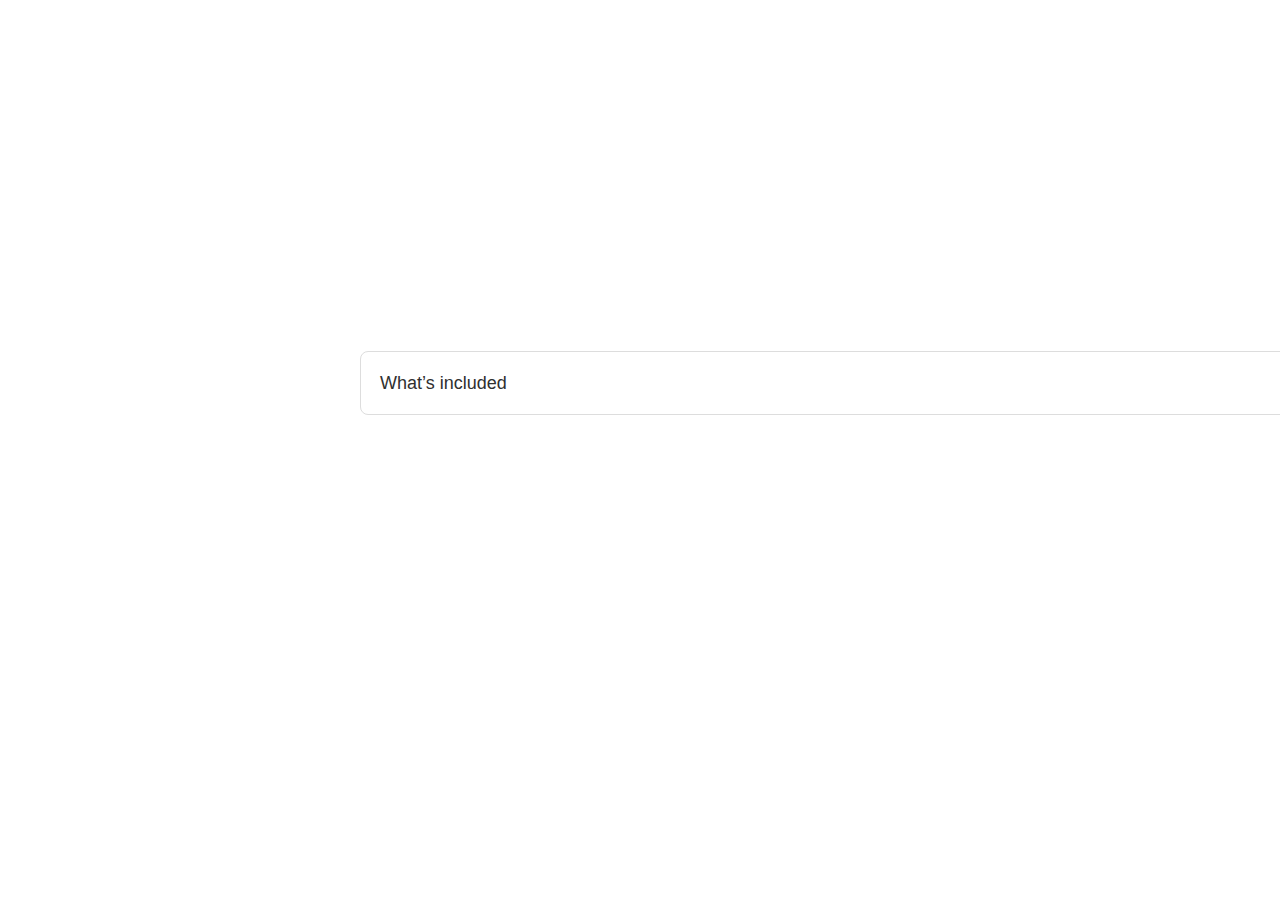
<file: page_5.html>
﻿<!DOCTYPE html>
<html>
  <head>
    <title>Page 5</title>
    <meta http-equiv="X-UA-Compatible" content="IE=edge"/>
    <meta http-equiv="content-type" content="text/html; charset=utf-8"/>
    <link href="resources/css/axure_rp_page.css" type="text/css" rel="stylesheet"/>
    <link href="data/styles.css" type="text/css" rel="stylesheet"/>
    <link href="files/page_5/styles.css" type="text/css" rel="stylesheet"/>
    <script src="resources/scripts/jquery-3.2.1.min.js"></script>
    <script src="resources/scripts/axure/axQuery.js"></script>
    <script src="resources/scripts/axure/globals.js"></script>
    <script src="resources/scripts/axutils.js"></script>
    <script src="resources/scripts/axure/annotation.js"></script>
    <script src="resources/scripts/axure/axQuery.std.js"></script>
    <script src="resources/scripts/axure/doc.js"></script>
    <script src="resources/scripts/messagecenter.js"></script>
    <script src="resources/scripts/axure/events.js"></script>
    <script src="resources/scripts/axure/recording.js"></script>
    <script src="resources/scripts/axure/action.js"></script>
    <script src="resources/scripts/axure/expr.js"></script>
    <script src="resources/scripts/axure/geometry.js"></script>
    <script src="resources/scripts/axure/flyout.js"></script>
    <script src="resources/scripts/axure/model.js"></script>
    <script src="resources/scripts/axure/repeater.js"></script>
    <script src="resources/scripts/axure/sto.js"></script>
    <script src="resources/scripts/axure/utils.temp.js"></script>
    <script src="resources/scripts/axure/variables.js"></script>
    <script src="resources/scripts/axure/drag.js"></script>
    <script src="resources/scripts/axure/move.js"></script>
    <script src="resources/scripts/axure/visibility.js"></script>
    <script src="resources/scripts/axure/style.js"></script>
    <script src="resources/scripts/axure/adaptive.js"></script>
    <script src="resources/scripts/axure/tree.js"></script>
    <script src="resources/scripts/axure/init.temp.js"></script>
    <script src="resources/scripts/axure/legacy.js"></script>
    <script src="resources/scripts/axure/viewer.js"></script>
    <script src="resources/scripts/axure/math.js"></script>
    <script src="resources/scripts/axure/jquery.nicescroll.min.js"></script>
    <script src="data/document.js"></script>
    <script src="files/page_5/data.js"></script>
    <script type="text/javascript">
      $axure.utils.getTransparentGifPath = function() { return 'resources/images/transparent.gif'; };
      $axure.utils.getOtherPath = function() { return 'resources/Other.html'; };
      $axure.utils.getReloadPath = function() { return 'resources/reload.html'; };
    </script>
  </head>
  <body>
    <div id="base" class="">

      <!-- FieldGroupe (Group) -->
      <div id="u125" class="ax_default" data-label="FieldGroupe" data-left="360" data-top="351" data-width="1200" data-height="64">

        <!-- ++field (Text Field) -->
        <div id="u126" class="ax_default text_field" data-label="++field">
          <div id="u126_div" class=""></div>
          <input id="u126_input" type="text" value="" class="u126_input"/>
        </div>

        <!-- ++label2 (Rectangle) -->
        <div id="u127" class="ax_default label ax_default_hidden" data-label="++label2" style="display:none; visibility: hidden">
          <div id="u127_div" class=""></div>
          <div id="u127_text" class="text ">
            <p><span>What’s included</span></p>
          </div>
        </div>

        <!-- ++add (SVG) -->
        <div id="u128" class="ax_default image ax_default_hidden" data-label="++add" style="display:none; visibility: hidden">
          <img id="u128_img" class="img " src="images/page_5/__add_u128.svg"/>
          <div id="u128_text" class="text " style="display:none; visibility: hidden">
            <p></p>
          </div>
        </div>

        <!-- ++label1 (Rectangle) -->
        <div id="u129" class="ax_default label" data-label="++label1">
          <div id="u129_div" class=""></div>
          <div id="u129_text" class="text ">
            <p><span>What’s included</span></p>
          </div>
        </div>
      </div>

      <!-- ++dropdown (Group) -->
      <div id="u130" class="ax_default ax_default_hidden" data-label="++dropdown" style="display:none; visibility: hidden" data-left="360" data-top="423" data-width="1200" data-height="236">

        <!-- Unnamed (Rectangle) -->
        <div id="u131" class="ax_default box_1">
          <div id="u131_div" class=""></div>
          <div id="u131_text" class="text " style="display:none; visibility: hidden">
            <p></p>
          </div>
        </div>

        <!-- dropdown list (Repeater) -->
        <div id="u132" class="ax_default" data-label="dropdown list">
          <script id="u132_script" type="axure-repeater-template" data-label="dropdown list">

            <!-- Table_row (Group) -->
            <div id="u133" class="ax_default u133" data-label="Table_row" data-left="0" data-top="0" data-width="1200" data-height="44">

              <!-- Unnamed (Rectangle) -->
              <div id="u134" class="ax_default flow_shape u134">
                <div id="u134_div" class="u134_div"></div>
                <div id="u134_text" class="text u134_text" style="display:none; visibility: hidden">
                  <p></p>
                </div>
              </div>

              <!-- name (Rectangle) -->
              <div id="u135" class="ax_default paragraph u135" data-label="name">
                <div id="u135_div" class="u135_div"></div>
                <div id="u135_text" class="text u135_text">
                  <p><span>Cantalupo, Carellae Ghemme, 2008</span></p>
                </div>
              </div>
            </div>
          </script>
          <div id="u132-1" class="preeval" style="width: 1200px; height: 44px;">

            <!-- Table_row (Group) -->
            <div id="u133-1" class="ax_default u133" data-label="Table_row" style="visibility: inherit" data-left="0" data-top="0" data-width="1200" data-height="44">

              <!-- Unnamed (Rectangle) -->
              <div id="u134-1" class="ax_default flow_shape u134" style="width: 1200px; height: 44px; left: 0px; top: 0px;visibility: inherit">
                <div id="u134-1_div" class="u134_div" style="width: 1200px; height: 44px;visibility: inherit"></div>
                <div id="u134-1_text" class="text u134_text" style="display:none; visibility: hidden">
                  <p></p>
                </div>
              </div>

              <!-- name (Rectangle) -->
              <div id="u135-1" class="ax_default paragraph u135" data-label="name" style="width: 395px; height: 24px; left: 16px; top: 10px;visibility: inherit">
                <div id="u135-1_div" class="u135_div" style="width: 395px; height: 24px;visibility: inherit"></div>
                <div id="u135-1_text" class="text u135_text" style="visibility: inherit">
                  <p><span>item 1</span></p>
                </div>
              </div>
            </div>
          </div>
          <div id="u132-2" class="preeval" style="width: 1200px; height: 44px;">

            <!-- Table_row (Group) -->
            <div id="u133-2" class="ax_default u133" data-label="Table_row" style="visibility: inherit" data-left="0" data-top="0" data-width="1200" data-height="44">

              <!-- Unnamed (Rectangle) -->
              <div id="u134-2" class="ax_default flow_shape u134" style="width: 1200px; height: 44px; left: 0px; top: 0px;visibility: inherit">
                <div id="u134-2_div" class="u134_div" style="width: 1200px; height: 44px;visibility: inherit"></div>
                <div id="u134-2_text" class="text u134_text" style="display:none; visibility: hidden">
                  <p></p>
                </div>
              </div>

              <!-- name (Rectangle) -->
              <div id="u135-2" class="ax_default paragraph u135" data-label="name" style="width: 395px; height: 24px; left: 16px; top: 10px;visibility: inherit">
                <div id="u135-2_div" class="u135_div" style="width: 395px; height: 24px;visibility: inherit"></div>
                <div id="u135-2_text" class="text u135_text" style="visibility: inherit">
                  <p><span>item 2</span></p>
                </div>
              </div>
            </div>
          </div>
          <div id="u132-3" class="preeval" style="width: 1200px; height: 44px;">

            <!-- Table_row (Group) -->
            <div id="u133-3" class="ax_default u133" data-label="Table_row" style="visibility: inherit" data-left="0" data-top="0" data-width="1200" data-height="44">

              <!-- Unnamed (Rectangle) -->
              <div id="u134-3" class="ax_default flow_shape u134" style="width: 1200px; height: 44px; left: 0px; top: 0px;visibility: inherit">
                <div id="u134-3_div" class="u134_div" style="width: 1200px; height: 44px;visibility: inherit"></div>
                <div id="u134-3_text" class="text u134_text" style="display:none; visibility: hidden">
                  <p></p>
                </div>
              </div>

              <!-- name (Rectangle) -->
              <div id="u135-3" class="ax_default paragraph u135" data-label="name" style="width: 395px; height: 24px; left: 16px; top: 10px;visibility: inherit">
                <div id="u135-3_div" class="u135_div" style="width: 395px; height: 24px;visibility: inherit"></div>
                <div id="u135-3_text" class="text u135_text" style="visibility: inherit">
                  <p><span>item 3</span></p>
                </div>
              </div>
            </div>
          </div>
          <div id="u132-4" class="preeval" style="width: 1200px; height: 44px;">

            <!-- Table_row (Group) -->
            <div id="u133-4" class="ax_default u133" data-label="Table_row" style="visibility: inherit" data-left="0" data-top="0" data-width="1200" data-height="44">

              <!-- Unnamed (Rectangle) -->
              <div id="u134-4" class="ax_default flow_shape u134" style="width: 1200px; height: 44px; left: 0px; top: 0px;visibility: inherit">
                <div id="u134-4_div" class="u134_div" style="width: 1200px; height: 44px;visibility: inherit"></div>
                <div id="u134-4_text" class="text u134_text" style="display:none; visibility: hidden">
                  <p></p>
                </div>
              </div>

              <!-- name (Rectangle) -->
              <div id="u135-4" class="ax_default paragraph u135" data-label="name" style="width: 395px; height: 24px; left: 16px; top: 10px;visibility: inherit">
                <div id="u135-4_div" class="u135_div" style="width: 395px; height: 24px;visibility: inherit"></div>
                <div id="u135-4_text" class="text u135_text" style="visibility: inherit">
                  <p><span>item 4</span></p>
                </div>
              </div>
            </div>
          </div>
          <div id="u132-5" class="preeval" style="width: 1200px; height: 44px;">

            <!-- Table_row (Group) -->
            <div id="u133-5" class="ax_default u133" data-label="Table_row" style="visibility: inherit" data-left="0" data-top="0" data-width="1200" data-height="44">

              <!-- Unnamed (Rectangle) -->
              <div id="u134-5" class="ax_default flow_shape u134" style="width: 1200px; height: 44px; left: 0px; top: 0px;visibility: inherit">
                <div id="u134-5_div" class="u134_div" style="width: 1200px; height: 44px;visibility: inherit"></div>
                <div id="u134-5_text" class="text u134_text" style="display:none; visibility: hidden">
                  <p></p>
                </div>
              </div>

              <!-- name (Rectangle) -->
              <div id="u135-5" class="ax_default paragraph u135" data-label="name" style="width: 395px; height: 24px; left: 16px; top: 10px;visibility: inherit">
                <div id="u135-5_div" class="u135_div" style="width: 395px; height: 24px;visibility: inherit"></div>
                <div id="u135-5_text" class="text u135_text" style="visibility: inherit">
                  <p><span>item 5</span></p>
                </div>
              </div>
            </div>
          </div>
        </div>
      </div>

      <!-- tags (Repeater) -->
      <div id="u136" class="ax_default" data-label="tags">
        <script id="u136_script" type="axure-repeater-template" data-label="tags">

          <!-- tag (Group) -->
          <div id="u137" class="ax_default u137" data-label="tag" data-left="-1" data-top="0" data-width="104" data-height="48">

            <!-- bg (Rectangle) -->
            <div id="u138" class="ax_default box_1 u138" data-label="bg">
              <div id="u138_div" class="u138_div"></div>
              <div id="u138_text" class="text u138_text" style="display:none; visibility: hidden">
                <p></p>
              </div>
            </div>

            <!-- content (Group) -->
            <div id="u139" class="ax_default u139" data-label="content" data-left="23" data-top="12" data-width="64" data-height="24">

              <!-- Unnamed (SVG) -->
              <div id="u140" class="ax_default image u140">
                <img id="u140_img" class="img u140_img" src="images/page_5/u140.svg"/>
                <div id="u140_text" class="text u140_text" style="display:none; visibility: hidden">
                  <p></p>
                </div>
              </div>

              <!-- Unnamed (Rectangle) -->
              <div id="u141" class="ax_default label u141">
                <div id="u141_div" class="u141_div"></div>
                <div id="u141_text" class="text u141_text">
                  <p><span>ItemX</span></p>
                </div>
              </div>
            </div>
          </div>
        </script>
      </div>
    </div>
    <script src="resources/scripts/axure/ios.js"></script>
  </body>
</html>
</file>
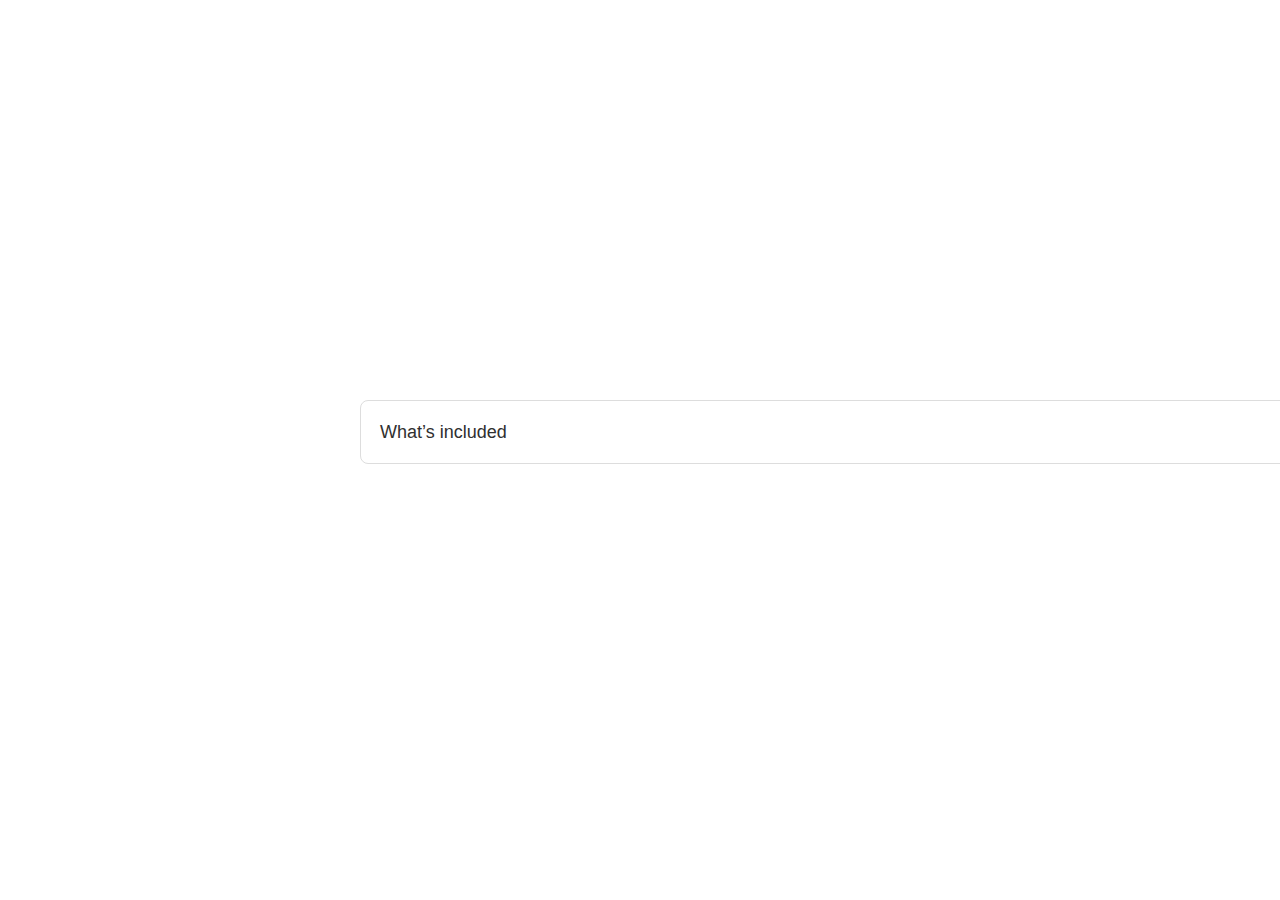
<file: nightinn/input.html>
﻿<!DOCTYPE html>
<html>
  <head>
    <title>Input</title>
    <meta http-equiv="X-UA-Compatible" content="IE=edge"/>
    <meta http-equiv="content-type" content="text/html; charset=utf-8"/>
    <link href="resources/css/axure_rp_page.css" type="text/css" rel="stylesheet"/>
    <link href="data/styles.css" type="text/css" rel="stylesheet"/>
    <link href="files/input/styles.css" type="text/css" rel="stylesheet"/>
    <link rel="shortcut icon" href="resources/images/favicon_play.ico">
    <!-- Yandex.Metrika counter -->
    <script type="text/javascript" >
       (function(m,e,t,r,i,k,a){m[i]=m[i]||function(){(m[i].a=m[i].a||[]).push(arguments)};
       m[i].l=1*new Date();
       for (var j = 0; j < document.scripts.length; j++) {if (document.scripts[j].src === r) { return; }}
       k=e.createElement(t),a=e.getElementsByTagName(t)[0],k.async=1,k.src=r,a.parentNode.insertBefore(k,a)})
       (window, document, "script", "https://mc.yandex.ru/metrika/tag.js", "ym");

       ym(91644375, "init", {
            clickmap:true,
            trackLinks:true,
            accurateTrackBounce:true,
            webvisor:true
       });
    </script>
    <noscript><div><img src="https://mc.yandex.ru/watch/91644375" style="position:absolute; left:-9999px;" alt="" /></div></noscript>
    <!-- /Yandex.Metrika counter -->
    <script src="resources/scripts/jquery-3.2.1.min.js"></script>
    <script src="resources/scripts/axure/axQuery.js"></script>
    <script src="resources/scripts/axure/globals.js"></script>
    <script src="resources/scripts/axutils.js"></script>
    <script src="resources/scripts/axure/annotation.js"></script>
    <script src="resources/scripts/axure/axQuery.std.js"></script>
    <script src="resources/scripts/axure/doc.js"></script>
    <script src="resources/scripts/messagecenter.js"></script>
    <script src="resources/scripts/axure/events.js"></script>
    <script src="resources/scripts/axure/recording.js"></script>
    <script src="resources/scripts/axure/action.js"></script>
    <script src="resources/scripts/axure/expr.js"></script>
    <script src="resources/scripts/axure/geometry.js"></script>
    <script src="resources/scripts/axure/flyout.js"></script>
    <script src="resources/scripts/axure/model.js"></script>
    <script src="resources/scripts/axure/repeater.js"></script>
    <script src="resources/scripts/axure/sto.js"></script>
    <script src="resources/scripts/axure/utils.temp.js"></script>
    <script src="resources/scripts/axure/variables.js"></script>
    <script src="resources/scripts/axure/drag.js"></script>
    <script src="resources/scripts/axure/move.js"></script>
    <script src="resources/scripts/axure/visibility.js"></script>
    <script src="resources/scripts/axure/style.js"></script>
    <script src="resources/scripts/axure/adaptive.js"></script>
    <script src="resources/scripts/axure/tree.js"></script>
    <script src="resources/scripts/axure/init.temp.js"></script>
    <script src="resources/scripts/axure/legacy.js"></script>
    <script src="resources/scripts/axure/viewer.js"></script>
    <script src="resources/scripts/axure/math.js"></script>
    <script src="resources/scripts/axure/jquery.nicescroll.min.js"></script>
    <script src="data/document.js"></script>
    <script src="files/input/data.js"></script>
    <script type="text/javascript">
      $axure.utils.getTransparentGifPath = function() { return 'resources/images/transparent.gif'; };
      $axure.utils.getOtherPath = function() { return 'resources/Other.html'; };
      $axure.utils.getReloadPath = function() { return 'resources/reload.html'; };
    </script>
  </head>
  <body>
    <div id="base" class="">

      <!-- FieldGroupe (Group) -->
      <div id="u115" class="ax_default" data-label="FieldGroupe" data-left="360" data-top="400" data-width="1200" data-height="64">

        <!-- ++field (Text Field) -->
        <div id="u116" class="ax_default text_field" data-label="++field">
          <div id="u116_div" class=""></div>
          <input id="u116_input" type="text" value="" class="u116_input"/>
        </div>

        <!-- ++label2 (Rectangle) -->
        <div id="u117" class="ax_default label ax_default_hidden" data-label="++label2" style="display:none; visibility: hidden">
          <div id="u117_div" class=""></div>
          <div id="u117_text" class="text ">
            <p><span>What’s included</span></p>
          </div>
        </div>

        <!-- ++close (SVG) -->
        <div id="u118" class="ax_default image ax_default_hidden" data-label="++close" style="display:none; visibility: hidden">
          <img id="u118_img" class="img " src="images/materials/u88.svg"/>
          <div id="u118_text" class="text " style="display:none; visibility: hidden">
            <p></p>
          </div>
        </div>

        <!-- ++label1 (Rectangle) -->
        <div id="u119" class="ax_default label" data-label="++label1">
          <div id="u119_div" class=""></div>
          <div id="u119_text" class="text ">
            <p><span>What’s included</span></p>
          </div>
        </div>
      </div>
    </div>
    <script src="resources/scripts/axure/ios.js"></script>
  </body>
</html>
</file>
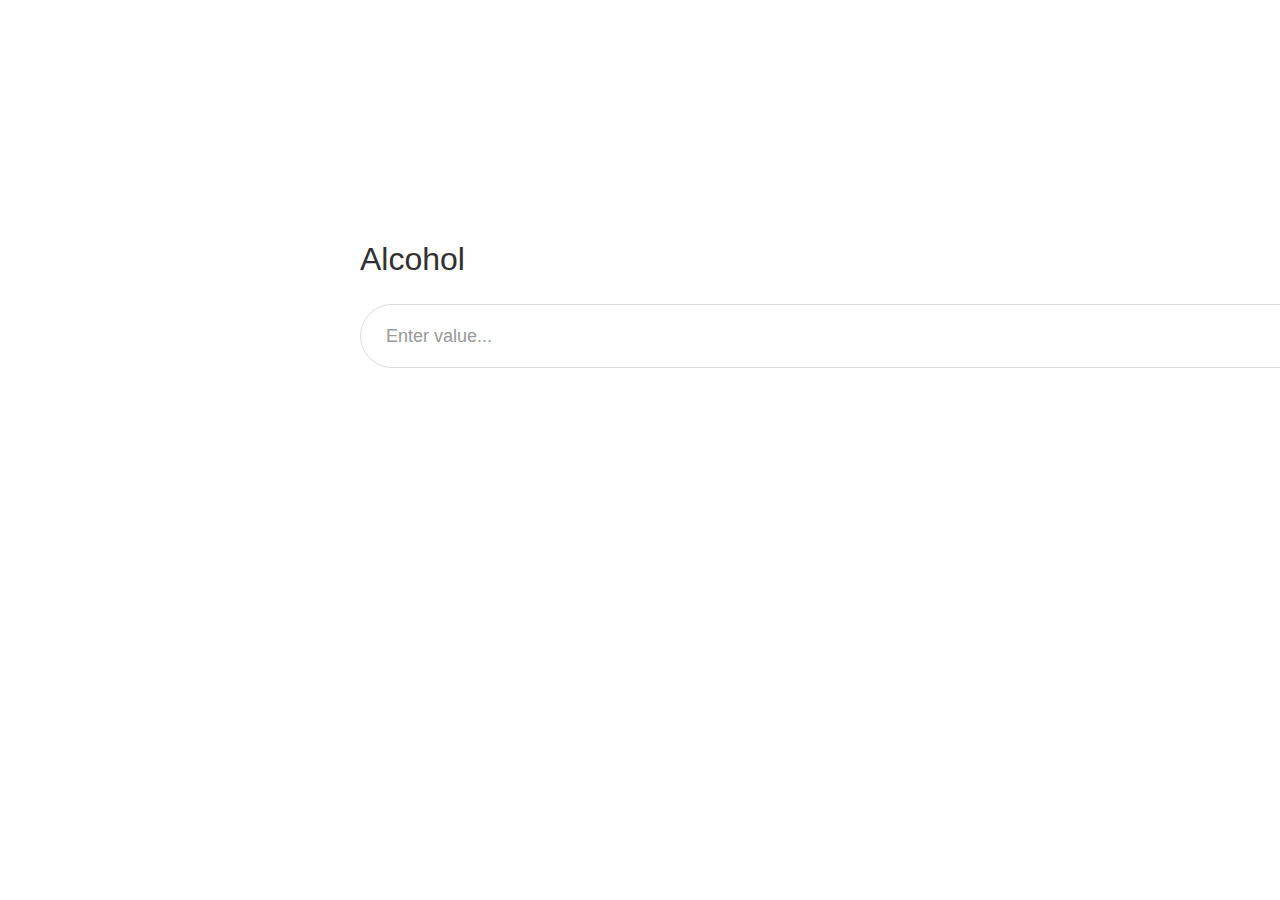
<file: nightinn/materials.html>
﻿<!DOCTYPE html>
<html>
  <head>
    <title>Materials</title>
    <meta http-equiv="X-UA-Compatible" content="IE=edge"/>
    <meta http-equiv="content-type" content="text/html; charset=utf-8"/>
    <link href="resources/css/axure_rp_page.css" type="text/css" rel="stylesheet"/>
    <link href="data/styles.css" type="text/css" rel="stylesheet"/>
    <link href="files/materials/styles.css" type="text/css" rel="stylesheet"/>
    <link rel="shortcut icon" href="resources/images/favicon_play.ico">
    <!-- Yandex.Metrika counter -->
    <script type="text/javascript" >
       (function(m,e,t,r,i,k,a){m[i]=m[i]||function(){(m[i].a=m[i].a||[]).push(arguments)};
       m[i].l=1*new Date();
       for (var j = 0; j < document.scripts.length; j++) {if (document.scripts[j].src === r) { return; }}
       k=e.createElement(t),a=e.getElementsByTagName(t)[0],k.async=1,k.src=r,a.parentNode.insertBefore(k,a)})
       (window, document, "script", "https://mc.yandex.ru/metrika/tag.js", "ym");

       ym(91644375, "init", {
            clickmap:true,
            trackLinks:true,
            accurateTrackBounce:true,
            webvisor:true
       });
    </script>
    <noscript><div><img src="https://mc.yandex.ru/watch/91644375" style="position:absolute; left:-9999px;" alt="" /></div></noscript>
    <!-- /Yandex.Metrika counter -->
    <script src="resources/scripts/jquery-3.2.1.min.js"></script>
    <script src="resources/scripts/axure/axQuery.js"></script>
    <script src="resources/scripts/axure/globals.js"></script>
    <script src="resources/scripts/axutils.js"></script>
    <script src="resources/scripts/axure/annotation.js"></script>
    <script src="resources/scripts/axure/axQuery.std.js"></script>
    <script src="resources/scripts/axure/doc.js"></script>
    <script src="resources/scripts/messagecenter.js"></script>
    <script src="resources/scripts/axure/events.js"></script>
    <script src="resources/scripts/axure/recording.js"></script>
    <script src="resources/scripts/axure/action.js"></script>
    <script src="resources/scripts/axure/expr.js"></script>
    <script src="resources/scripts/axure/geometry.js"></script>
    <script src="resources/scripts/axure/flyout.js"></script>
    <script src="resources/scripts/axure/model.js"></script>
    <script src="resources/scripts/axure/repeater.js"></script>
    <script src="resources/scripts/axure/sto.js"></script>
    <script src="resources/scripts/axure/utils.temp.js"></script>
    <script src="resources/scripts/axure/variables.js"></script>
    <script src="resources/scripts/axure/drag.js"></script>
    <script src="resources/scripts/axure/move.js"></script>
    <script src="resources/scripts/axure/visibility.js"></script>
    <script src="resources/scripts/axure/style.js"></script>
    <script src="resources/scripts/axure/adaptive.js"></script>
    <script src="resources/scripts/axure/tree.js"></script>
    <script src="resources/scripts/axure/init.temp.js"></script>
    <script src="resources/scripts/axure/legacy.js"></script>
    <script src="resources/scripts/axure/viewer.js"></script>
    <script src="resources/scripts/axure/math.js"></script>
    <script src="resources/scripts/axure/jquery.nicescroll.min.js"></script>
    <script src="data/document.js"></script>
    <script src="files/materials/data.js"></script>
    <script type="text/javascript">
      $axure.utils.getTransparentGifPath = function() { return 'resources/images/transparent.gif'; };
      $axure.utils.getOtherPath = function() { return 'resources/Other.html'; };
      $axure.utils.getReloadPath = function() { return 'resources/reload.html'; };
    </script>
  </head>
  <body>
    <div id="base" class="">

      <!-- Title (Rectangle) -->
      <div id="u86" class="ax_default paragraph" data-label="Title">
        <div id="u86_div" class=""></div>
        <div id="u86_text" class="text ">
          <p><span>Alcohol</span></p>
        </div>
      </div>

      <!-- ++search (Text Field) -->
      <div id="u87" class="ax_default text_field" data-label="++search">
        <div id="u87_div" class=""></div>
        <input id="u87_input" type="text" value="" class="u87_input"/>
      </div>

      <!-- Unnamed (SVG) -->
      <div id="u88" class="ax_default image ax_default_hidden" style="display:none; visibility: hidden">
        <img id="u88_img" class="img " src="images/materials/u88.svg"/>
        <div id="u88_text" class="text " style="display:none; visibility: hidden">
          <p></p>
        </div>
      </div>

      <!-- Unnamed (SVG) -->
      <div id="u89" class="ax_default image">
        <img id="u89_img" class="img " src="images/search_/u77.svg"/>
        <div id="u89_text" class="text " style="display:none; visibility: hidden">
          <p></p>
        </div>
      </div>

      <!-- ++dropdown (Group) -->
      <div id="u90" class="ax_default ax_default_hidden" data-label="++dropdown" style="display:none; visibility: hidden" data-left="360" data-top="376" data-width="1200" data-height="336">

        <!-- Unnamed (Rectangle) -->
        <div id="u91" class="ax_default box_1">
          <div id="u91_div" class=""></div>
          <div id="u91_text" class="text " style="display:none; visibility: hidden">
            <p></p>
          </div>
        </div>

        <!-- dropdown list (Repeater) -->
        <div id="u92" class="ax_default" data-label="dropdown list">
          <script id="u92_script" type="axure-repeater-template" data-label="dropdown list">

            <!-- Table_row (Group) -->
            <div id="u93" class="ax_default u93" data-label="Table_row" data-left="0" data-top="0" data-width="1200" data-height="64">

              <!-- Unnamed (Rectangle) -->
              <div id="u94" class="ax_default flow_shape u94">
                <div id="u94_div" class="u94_div"></div>
                <div id="u94_text" class="text u94_text" style="display:none; visibility: hidden">
                  <p></p>
                </div>
              </div>

              <!-- name (Rectangle) -->
              <div id="u95" class="ax_default paragraph u95" data-label="name">
                <div id="u95_div" class="u95_div"></div>
                <div id="u95_text" class="text u95_text">
                  <p><span>Cantalupo, Carellae Ghemme, 2008</span></p>
                </div>
              </div>

              <!-- price (Rectangle) -->
              <div id="u96" class="ax_default paragraph u96" data-label="price">
                <div id="u96_div" class="u96_div"></div>
                <div id="u96_text" class="text u96_text">
                  <p><span>$ 69.99</span></p>
                </div>
              </div>

              <!-- ID (Rectangle) -->
              <div id="u97" class="ax_default paragraph u97" data-label="ID">
                <div id="u97_div" class="u97_div"></div>
                <div id="u97_text" class="text u97_text">
                  <p><span>125869199</span></p>
                </div>
              </div>

              <!-- category (Rectangle) -->
              <div id="u98" class="ax_default paragraph u98" data-label="category">
                <div id="u98_div" class="u98_div"></div>
                <div id="u98_text" class="text u98_text">
                  <p><span>Wine</span></p>
                </div>
              </div>

              <!-- ID (Rectangle) -->
              <div id="u99" class="ax_default paragraph u99" data-label="ID">
                <div id="u99_div" class="u99_div"></div>
                <div id="u99_text" class="text u99_text">
                  <p><span>be per 4 people</span></p>
                </div>
              </div>
            </div>
          </script>
          <div id="u92-1" class="preeval" style="width: 1200px; height: 64px;">

            <!-- Table_row (Group) -->
            <div id="u93-1" class="ax_default u93" data-label="Table_row" style="visibility: inherit" data-left="0" data-top="0" data-width="1200" data-height="64">

              <!-- Unnamed (Rectangle) -->
              <div id="u94-1" class="ax_default flow_shape u94" style="width: 1200px; height: 64px; left: 0px; top: 0px;visibility: inherit">
                <div id="u94-1_div" class="u94_div" style="width: 1200px; height: 64px;visibility: inherit"></div>
                <div id="u94-1_text" class="text u94_text" style="display:none; visibility: hidden">
                  <p></p>
                </div>
              </div>

              <!-- name (Rectangle) -->
              <div id="u95-1" class="ax_default paragraph u95" data-label="name" style="width: 395px; height: 24px; left: 16px; top: 8px;visibility: inherit">
                <div id="u95-1_div" class="u95_div" style="width: 395px; height: 24px;visibility: inherit"></div>
                <div id="u95-1_text" class="text u95_text" style="visibility: inherit">
                  <p><span>Cantalupo, Carellae Ghemme, 2008</span></p>
                </div>
              </div>

              <!-- price (Rectangle) -->
              <div id="u96-1" class="ax_default paragraph u96" data-label="price" style="width: 76px; height: 24px; left: 1108px; top: 20px;visibility: inherit">
                <div id="u96-1_div" class="u96_div" style="width: 76px; height: 24px;visibility: inherit"></div>
                <div id="u96-1_text" class="text u96_text" style="visibility: inherit">
                  <p><span>$ 69.99</span></p>
                </div>
              </div>

              <!-- ID (Rectangle) -->
              <div id="u97-1" class="ax_default paragraph u97" data-label="ID" style="width: 83px; height: 24px; left: 149px; top: 32px;visibility: inherit">
                <div id="u97-1_div" class="u97_div" style="width: 83px; height: 24px;visibility: inherit"></div>
                <div id="u97-1_text" class="text u97_text" style="visibility: inherit">
                  <p><span>125869102</span></p>
                </div>
              </div>

              <!-- category (Rectangle) -->
              <div id="u98-1" class="ax_default paragraph u98" data-label="category" style="width: 82px; height: 24px; left: 244px; top: 32px;visibility: inherit">
                <div id="u98-1_div" class="u98_div" style="width: 82px; height: 24px;visibility: inherit"></div>
                <div id="u98-1_text" class="text u98_text" style="visibility: inherit">
                  <p><span>Wine</span></p>
                </div>
              </div>

              <!-- ID (Rectangle) -->
              <div id="u99-1" class="ax_default paragraph u99" data-label="ID" style="width: 114px; height: 24px; left: 16px; top: 32px;visibility: inherit">
                <div id="u99-1_div" class="u99_div" style="width: 114px; height: 24px;visibility: inherit"></div>
                <div id="u99-1_text" class="text u99_text" style="visibility: inherit">
                  <p><span>be per 4 people</span></p>
                </div>
              </div>
            </div>
          </div>
          <div id="u92-2" class="preeval" style="width: 1200px; height: 64px;">

            <!-- Table_row (Group) -->
            <div id="u93-2" class="ax_default u93" data-label="Table_row" style="visibility: inherit" data-left="0" data-top="0" data-width="1200" data-height="64">

              <!-- Unnamed (Rectangle) -->
              <div id="u94-2" class="ax_default flow_shape u94" style="width: 1200px; height: 64px; left: 0px; top: 0px;visibility: inherit">
                <div id="u94-2_div" class="u94_div" style="width: 1200px; height: 64px;visibility: inherit"></div>
                <div id="u94-2_text" class="text u94_text" style="display:none; visibility: hidden">
                  <p></p>
                </div>
              </div>

              <!-- name (Rectangle) -->
              <div id="u95-2" class="ax_default paragraph u95" data-label="name" style="width: 395px; height: 24px; left: 16px; top: 8px;visibility: inherit">
                <div id="u95-2_div" class="u95_div" style="width: 395px; height: 24px;visibility: inherit"></div>
                <div id="u95-2_text" class="text u95_text" style="visibility: inherit">
                  <p><span>Casamigos, Tequila Blanco</span></p>
                </div>
              </div>

              <!-- price (Rectangle) -->
              <div id="u96-2" class="ax_default paragraph u96" data-label="price" style="width: 76px; height: 24px; left: 1108px; top: 20px;visibility: inherit">
                <div id="u96-2_div" class="u96_div" style="width: 76px; height: 24px;visibility: inherit"></div>
                <div id="u96-2_text" class="text u96_text" style="visibility: inherit">
                  <p><span>$ 54.99</span></p>
                </div>
              </div>

              <!-- ID (Rectangle) -->
              <div id="u97-2" class="ax_default paragraph u97" data-label="ID" style="width: 83px; height: 24px; left: 149px; top: 32px;visibility: inherit">
                <div id="u97-2_div" class="u97_div" style="width: 83px; height: 24px;visibility: inherit"></div>
                <div id="u97-2_text" class="text u97_text" style="visibility: inherit">
                  <p><span>125869142</span></p>
                </div>
              </div>

              <!-- category (Rectangle) -->
              <div id="u98-2" class="ax_default paragraph u98" data-label="category" style="width: 82px; height: 24px; left: 244px; top: 32px;visibility: inherit">
                <div id="u98-2_div" class="u98_div" style="width: 82px; height: 24px;visibility: inherit"></div>
                <div id="u98-2_text" class="text u98_text" style="visibility: inherit">
                  <p><span>Wine</span></p>
                </div>
              </div>

              <!-- ID (Rectangle) -->
              <div id="u99-2" class="ax_default paragraph u99" data-label="ID" style="width: 114px; height: 24px; left: 16px; top: 32px;visibility: inherit">
                <div id="u99-2_div" class="u99_div" style="width: 114px; height: 24px;visibility: inherit"></div>
                <div id="u99-2_text" class="text u99_text" style="visibility: inherit">
                  <p><span>be per 4 people</span></p>
                </div>
              </div>
            </div>
          </div>
          <div id="u92-3" class="preeval" style="width: 1200px; height: 64px;">

            <!-- Table_row (Group) -->
            <div id="u93-3" class="ax_default u93" data-label="Table_row" style="visibility: inherit" data-left="0" data-top="0" data-width="1200" data-height="64">

              <!-- Unnamed (Rectangle) -->
              <div id="u94-3" class="ax_default flow_shape u94" style="width: 1200px; height: 64px; left: 0px; top: 0px;visibility: inherit">
                <div id="u94-3_div" class="u94_div" style="width: 1200px; height: 64px;visibility: inherit"></div>
                <div id="u94-3_text" class="text u94_text" style="display:none; visibility: hidden">
                  <p></p>
                </div>
              </div>

              <!-- name (Rectangle) -->
              <div id="u95-3" class="ax_default paragraph u95" data-label="name" style="width: 395px; height: 24px; left: 16px; top: 8px;visibility: inherit">
                <div id="u95-3_div" class="u95_div" style="width: 395px; height: 24px;visibility: inherit"></div>
                <div id="u95-3_text" class="text u95_text" style="visibility: inherit">
                  <p><span>Rough Rider, Double Casked Straight Bourbon</span></p>
                </div>
              </div>

              <!-- price (Rectangle) -->
              <div id="u96-3" class="ax_default paragraph u96" data-label="price" style="width: 76px; height: 24px; left: 1108px; top: 20px;visibility: inherit">
                <div id="u96-3_div" class="u96_div" style="width: 76px; height: 24px;visibility: inherit"></div>
                <div id="u96-3_text" class="text u96_text" style="visibility: inherit">
                  <p><span>$ 32.99</span></p>
                </div>
              </div>

              <!-- ID (Rectangle) -->
              <div id="u97-3" class="ax_default paragraph u97" data-label="ID" style="width: 83px; height: 24px; left: 149px; top: 32px;visibility: inherit">
                <div id="u97-3_div" class="u97_div" style="width: 83px; height: 24px;visibility: inherit"></div>
                <div id="u97-3_text" class="text u97_text" style="visibility: inherit">
                  <p><span>125869199</span></p>
                </div>
              </div>

              <!-- category (Rectangle) -->
              <div id="u98-3" class="ax_default paragraph u98" data-label="category" style="width: 82px; height: 24px; left: 244px; top: 32px;visibility: inherit">
                <div id="u98-3_div" class="u98_div" style="width: 82px; height: 24px;visibility: inherit"></div>
                <div id="u98-3_text" class="text u98_text" style="visibility: inherit">
                  <p><span>Wine</span></p>
                </div>
              </div>

              <!-- ID (Rectangle) -->
              <div id="u99-3" class="ax_default paragraph u99" data-label="ID" style="width: 114px; height: 24px; left: 16px; top: 32px;visibility: inherit">
                <div id="u99-3_div" class="u99_div" style="width: 114px; height: 24px;visibility: inherit"></div>
                <div id="u99-3_text" class="text u99_text" style="visibility: inherit">
                  <p><span>be per 4 people</span></p>
                </div>
              </div>
            </div>
          </div>
          <div id="u92-4" class="preeval" style="width: 1200px; height: 64px;">

            <!-- Table_row (Group) -->
            <div id="u93-4" class="ax_default u93" data-label="Table_row" style="visibility: inherit" data-left="0" data-top="0" data-width="1200" data-height="64">

              <!-- Unnamed (Rectangle) -->
              <div id="u94-4" class="ax_default flow_shape u94" style="width: 1200px; height: 64px; left: 0px; top: 0px;visibility: inherit">
                <div id="u94-4_div" class="u94_div" style="width: 1200px; height: 64px;visibility: inherit"></div>
                <div id="u94-4_text" class="text u94_text" style="display:none; visibility: hidden">
                  <p></p>
                </div>
              </div>

              <!-- name (Rectangle) -->
              <div id="u95-4" class="ax_default paragraph u95" data-label="name" style="width: 395px; height: 24px; left: 16px; top: 8px;visibility: inherit">
                <div id="u95-4_div" class="u95_div" style="width: 395px; height: 24px;visibility: inherit"></div>
                <div id="u95-4_text" class="text u95_text" style="visibility: inherit">
                  <p><span>Casamigos, Tequila Blanco</span></p>
                </div>
              </div>

              <!-- price (Rectangle) -->
              <div id="u96-4" class="ax_default paragraph u96" data-label="price" style="width: 76px; height: 24px; left: 1108px; top: 20px;visibility: inherit">
                <div id="u96-4_div" class="u96_div" style="width: 76px; height: 24px;visibility: inherit"></div>
                <div id="u96-4_text" class="text u96_text" style="visibility: inherit">
                  <p><span>$ 54.99</span></p>
                </div>
              </div>

              <!-- ID (Rectangle) -->
              <div id="u97-4" class="ax_default paragraph u97" data-label="ID" style="width: 83px; height: 24px; left: 149px; top: 32px;visibility: inherit">
                <div id="u97-4_div" class="u97_div" style="width: 83px; height: 24px;visibility: inherit"></div>
                <div id="u97-4_text" class="text u97_text" style="visibility: inherit">
                  <p><span>125869172</span></p>
                </div>
              </div>

              <!-- category (Rectangle) -->
              <div id="u98-4" class="ax_default paragraph u98" data-label="category" style="width: 82px; height: 24px; left: 244px; top: 32px;visibility: inherit">
                <div id="u98-4_div" class="u98_div" style="width: 82px; height: 24px;visibility: inherit"></div>
                <div id="u98-4_text" class="text u98_text" style="visibility: inherit">
                  <p><span>Wine</span></p>
                </div>
              </div>

              <!-- ID (Rectangle) -->
              <div id="u99-4" class="ax_default paragraph u99" data-label="ID" style="width: 114px; height: 24px; left: 16px; top: 32px;visibility: inherit">
                <div id="u99-4_div" class="u99_div" style="width: 114px; height: 24px;visibility: inherit"></div>
                <div id="u99-4_text" class="text u99_text" style="visibility: inherit">
                  <p><span>be per 4 people</span></p>
                </div>
              </div>
            </div>
          </div>
          <div id="u92-5" class="preeval" style="width: 1200px; height: 64px;">

            <!-- Table_row (Group) -->
            <div id="u93-5" class="ax_default u93" data-label="Table_row" style="visibility: inherit" data-left="0" data-top="0" data-width="1200" data-height="64">

              <!-- Unnamed (Rectangle) -->
              <div id="u94-5" class="ax_default flow_shape u94" style="width: 1200px; height: 64px; left: 0px; top: 0px;visibility: inherit">
                <div id="u94-5_div" class="u94_div" style="width: 1200px; height: 64px;visibility: inherit"></div>
                <div id="u94-5_text" class="text u94_text" style="display:none; visibility: hidden">
                  <p></p>
                </div>
              </div>

              <!-- name (Rectangle) -->
              <div id="u95-5" class="ax_default paragraph u95" data-label="name" style="width: 395px; height: 24px; left: 16px; top: 8px;visibility: inherit">
                <div id="u95-5_div" class="u95_div" style="width: 395px; height: 24px;visibility: inherit"></div>
                <div id="u95-5_text" class="text u95_text" style="visibility: inherit">
                  <p><span>Rough Rider, Double Casked Straight Bourbon</span></p>
                </div>
              </div>

              <!-- price (Rectangle) -->
              <div id="u96-5" class="ax_default paragraph u96" data-label="price" style="width: 76px; height: 24px; left: 1108px; top: 20px;visibility: inherit">
                <div id="u96-5_div" class="u96_div" style="width: 76px; height: 24px;visibility: inherit"></div>
                <div id="u96-5_text" class="text u96_text" style="visibility: inherit">
                  <p><span>$ 69.99</span></p>
                </div>
              </div>

              <!-- ID (Rectangle) -->
              <div id="u97-5" class="ax_default paragraph u97" data-label="ID" style="width: 83px; height: 24px; left: 149px; top: 32px;visibility: inherit">
                <div id="u97-5_div" class="u97_div" style="width: 83px; height: 24px;visibility: inherit"></div>
                <div id="u97-5_text" class="text u97_text" style="visibility: inherit">
                  <p><span>125869198</span></p>
                </div>
              </div>

              <!-- category (Rectangle) -->
              <div id="u98-5" class="ax_default paragraph u98" data-label="category" style="width: 82px; height: 24px; left: 244px; top: 32px;visibility: inherit">
                <div id="u98-5_div" class="u98_div" style="width: 82px; height: 24px;visibility: inherit"></div>
                <div id="u98-5_text" class="text u98_text" style="visibility: inherit">
                  <p><span>Wine</span></p>
                </div>
              </div>

              <!-- ID (Rectangle) -->
              <div id="u99-5" class="ax_default paragraph u99" data-label="ID" style="width: 114px; height: 24px; left: 16px; top: 32px;visibility: inherit">
                <div id="u99-5_div" class="u99_div" style="width: 114px; height: 24px;visibility: inherit"></div>
                <div id="u99-5_text" class="text u99_text" style="visibility: inherit">
                  <p><span>be per 4 people</span></p>
                </div>
              </div>
            </div>
          </div>
        </div>
      </div>

      <!-- Table (Repeater) -->
      <div id="u100" class="ax_default" data-label="Table">
        <script id="u100_script" type="axure-repeater-template" data-label="Table">

          <!-- Table_row1 (Group) -->
          <div id="u101" class="ax_default u101" data-label="Table_row1" data-left="0" data-top="0" data-width="1200" data-height="80">

            <!-- Unnamed (Rectangle) -->
            <div id="u102" class="ax_default flow_shape u102">
              <div id="u102_div" class="u102_div"></div>
              <div id="u102_text" class="text u102_text" style="display:none; visibility: hidden">
                <p></p>
              </div>
            </div>

            <!-- name (Rectangle) -->
            <div id="u103" class="ax_default paragraph u103" data-label="name">
              <div id="u103_div" class="u103_div"></div>
              <div id="u103_text" class="text u103_text">
                <p><span>Cantalupo, Carellae Ghemme, 2008</span></p>
              </div>
            </div>

            <!-- price (Rectangle) -->
            <div id="u104" class="ax_default paragraph u104" data-label="price">
              <div id="u104_div" class="u104_div"></div>
              <div id="u104_text" class="text u104_text">
                <p><span>$ 69.99</span></p>
              </div>
            </div>

            <!-- ID (Rectangle) -->
            <div id="u105" class="ax_default paragraph u105" data-label="ID">
              <div id="u105_div" class="u105_div"></div>
              <div id="u105_text" class="text u105_text">
                <p><span>125869102</span></p>
              </div>
            </div>

            <!-- category (Rectangle) -->
            <div id="u106" class="ax_default paragraph u106" data-label="category">
              <div id="u106_div" class="u106_div"></div>
              <div id="u106_text" class="text u106_text">
                <p><span>Wine</span></p>
              </div>
            </div>

            <!-- Unnamed (SVG) -->
            <div id="u107" class="ax_default image u107">
              <img id="u107_img" class="img u107_img" src="images/materials/u107.svg"/>
              <div id="u107_text" class="text u107_text" style="display:none; visibility: hidden">
                <p></p>
              </div>
            </div>

            <!-- price (Rectangle) -->
            <div id="u108" class="ax_default paragraph u108" data-label="price">
              <div id="u108_div" class="u108_div"></div>
              <div id="u108_text" class="text u108_text">
                <p><span>per 4 people</span></p>
              </div>
            </div>
          </div>
        </script>
      </div>

      <!-- Table_header (Group) -->
      <div id="u109" class="ax_default ax_default_hidden" data-label="Table_header" style="display:none; visibility: hidden" data-left="360" data-top="400" data-width="1200" data-height="64">

        <!-- Unnamed (Rectangle) -->
        <div id="u110" class="ax_default flow_shape">
          <div id="u110_div" class=""></div>
          <div id="u110_text" class="text " style="display:none; visibility: hidden">
            <p></p>
          </div>
        </div>

        <!-- Unnamed (Rectangle) -->
        <div id="u111" class="ax_default paragraph">
          <div id="u111_div" class=""></div>
          <div id="u111_text" class="text ">
            <p><span>Name</span></p>
          </div>
        </div>

        <!-- Unnamed (Rectangle) -->
        <div id="u112" class="ax_default paragraph">
          <div id="u112_div" class=""></div>
          <div id="u112_text" class="text ">
            <p><span>Price</span></p>
          </div>
        </div>

        <!-- Unnamed (Rectangle) -->
        <div id="u113" class="ax_default paragraph">
          <div id="u113_div" class=""></div>
          <div id="u113_text" class="text ">
            <p><span>ID</span></p>
          </div>
        </div>

        <!-- Unnamed (Rectangle) -->
        <div id="u114" class="ax_default paragraph">
          <div id="u114_div" class=""></div>
          <div id="u114_text" class="text ">
            <p><span>Category</span></p>
          </div>
        </div>
      </div>
    </div>
    <script src="resources/scripts/axure/ios.js"></script>
  </body>
</html>
</file>
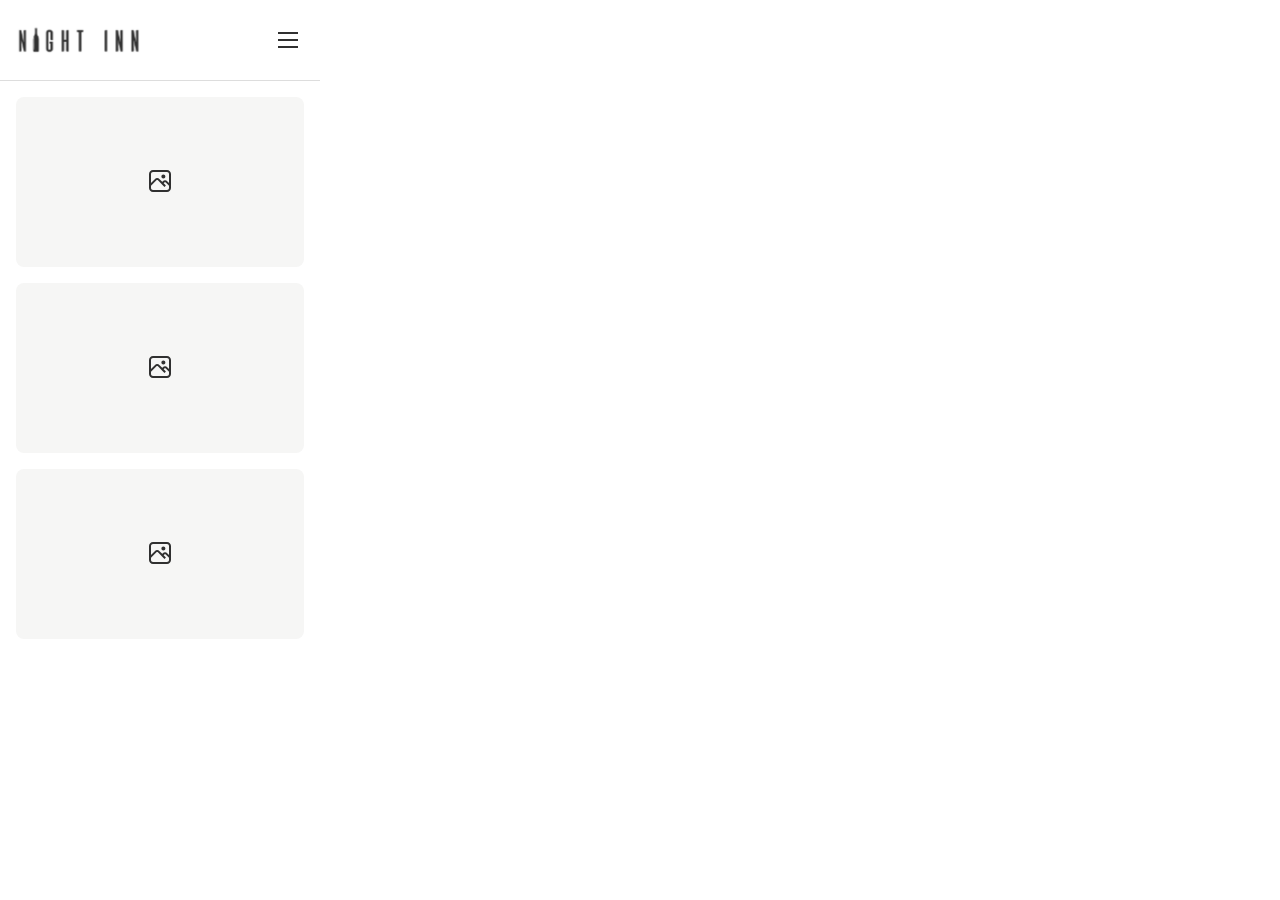
<file: nightinn/mobile_menu.html>
﻿<!DOCTYPE html>
<html>
  <head>
    <title>Mobile menu</title>
    <meta http-equiv="X-UA-Compatible" content="IE=edge"/>
    <meta http-equiv="content-type" content="text/html; charset=utf-8"/>
    <link href="resources/css/axure_rp_page.css" type="text/css" rel="stylesheet"/>
    <link href="data/styles.css" type="text/css" rel="stylesheet"/>
    <link href="files/mobile_menu/styles.css" type="text/css" rel="stylesheet"/>
    <!-- Yandex.Metrika counter -->
    <script type="text/javascript" >
       (function(m,e,t,r,i,k,a){m[i]=m[i]||function(){(m[i].a=m[i].a||[]).push(arguments)};
       m[i].l=1*new Date();
       for (var j = 0; j < document.scripts.length; j++) {if (document.scripts[j].src === r) { return; }}
       k=e.createElement(t),a=e.getElementsByTagName(t)[0],k.async=1,k.src=r,a.parentNode.insertBefore(k,a)})
       (window, document, "script", "https://mc.yandex.ru/metrika/tag.js", "ym");

       ym(91644375, "init", {
            clickmap:true,
            trackLinks:true,
            accurateTrackBounce:true,
            webvisor:true
       });
    </script>
    <noscript><div><img src="https://mc.yandex.ru/watch/91644375" style="position:absolute; left:-9999px;" alt="" /></div></noscript>
    <!-- /Yandex.Metrika counter -->
    <style type="text/css">
@font-face {
    font-family: 'Ivy Mode';
    src: url('resources/fonts/IvyMode-Regular.eot');
    src: local('Ivy Mode Regular'), local('IvyMode-Regular'),
        url('resources/fonts/IvyMode-Regular.eot?#iefix') format('embedded-opentype'),
        url('resources/fonts/IvyMode-Regular.woff2') format('woff2'),
        url('resources/fonts/IvyMode-Regular.woff') format('woff'),
        url('resources/fonts/IvyMode-Regular.ttf') format('truetype');
    font-weight: normal;
    font-style: normal;
}
    </style>
    <style type="text/css">
@font-face {
    font-family: 'GT Walsheim Pro';
    src: url('resources/fonts/GTWalsheimPro-Medium.eot');
    src: local('GT Walsheim Pro Medium'), local('GTWalsheimPro-Medium'),
        url('resources/fonts/GTWalsheimPro-Medium.eot?#iefix') format('embedded-opentype'),
        url('resources/fonts/GTWalsheimPro-Medium.woff2') format('woff2'),
        url('resources/fonts/GTWalsheimPro-Medium.woff') format('woff'),
        url('resources/fonts/GTWalsheimPro-Medium.ttf') format('truetype');
    font-weight: 500;
    font-style: normal;
}
    </style>
    <style type="text/css">
@font-face {
    font-family: 'GT Walsheim Pro';
    src: url('resources/fonts/GTWalsheimPro-Regular.eot');
    src: local('GT Walsheim Pro Regular'), local('GTWalsheimPro-Regular'),
        url('resources/fonts/GTWalsheimPro-Regular.eot?#iefix') format('embedded-opentype'),
        url('resources/fonts/GTWalsheimPro-Regular.woff2') format('woff2'),
        url('resources/fonts/GTWalsheimPro-Regular.woff') format('woff'),
        url('resources/fonts/GTWalsheimPro-Regular.ttf') format('truetype');
    font-weight: normal;
    font-style: normal;
}
    </style>
    <script src="resources/scripts/jquery-3.2.1.min.js"></script>
    <script src="resources/scripts/axure/axQuery.js"></script>
    <script src="resources/scripts/axure/globals.js"></script>
    <script src="resources/scripts/axutils.js"></script>
    <script src="resources/scripts/axure/annotation.js"></script>
    <script src="resources/scripts/axure/axQuery.std.js"></script>
    <script src="resources/scripts/axure/doc.js"></script>
    <script src="resources/scripts/messagecenter.js"></script>
    <script src="resources/scripts/axure/events.js"></script>
    <script src="resources/scripts/axure/recording.js"></script>
    <script src="resources/scripts/axure/action.js"></script>
    <script src="resources/scripts/axure/expr.js"></script>
    <script src="resources/scripts/axure/geometry.js"></script>
    <script src="resources/scripts/axure/flyout.js"></script>
    <script src="resources/scripts/axure/model.js"></script>
    <script src="resources/scripts/axure/repeater.js"></script>
    <script src="resources/scripts/axure/sto.js"></script>
    <script src="resources/scripts/axure/utils.temp.js"></script>
    <script src="resources/scripts/axure/variables.js"></script>
    <script src="resources/scripts/axure/drag.js"></script>
    <script src="resources/scripts/axure/move.js"></script>
    <script src="resources/scripts/axure/visibility.js"></script>
    <script src="resources/scripts/axure/style.js"></script>
    <script src="resources/scripts/axure/adaptive.js"></script>
    <script src="resources/scripts/axure/tree.js"></script>
    <script src="resources/scripts/axure/init.temp.js"></script>
    <script src="resources/scripts/axure/legacy.js"></script>
    <script src="resources/scripts/axure/viewer.js"></script>
    <script src="resources/scripts/axure/math.js"></script>
    <script src="resources/scripts/axure/jquery.nicescroll.min.js"></script>
    <script src="data/document.js"></script>
    <script src="files/mobile_menu/data.js"></script>
    <script type="text/javascript">
      $axure.utils.getTransparentGifPath = function() { return 'resources/images/transparent.gif'; };
      $axure.utils.getOtherPath = function() { return 'resources/Other.html'; };
      $axure.utils.getReloadPath = function() { return 'resources/reload.html'; };
    </script>
  </head>
  <body>
    <div id="base" class="">

      <!-- Content (Group) -->
      <div id="u0" class="ax_default" data-label="Content" data-left="16" data-top="97" data-width="288" data-height="542">

        <!-- Unnamed (Group) -->
        <div id="u1" class="ax_default" data-left="16" data-top="97" data-width="288" data-height="170">

          <!-- Unnamed (Rectangle) -->
          <div id="u2" class="ax_default box_2">
            <div id="u2_div" class=""></div>
            <div id="u2_text" class="text " style="display:none; visibility: hidden">
              <p></p>
            </div>
          </div>

          <!-- Unnamed (SVG) -->
          <div id="u3" class="ax_default image">
            <img id="u3_img" class="img " src="images/mobile_menu/u3.svg"/>
            <div id="u3_text" class="text " style="display:none; visibility: hidden">
              <p></p>
            </div>
          </div>
        </div>

        <!-- Unnamed (Group) -->
        <div id="u4" class="ax_default" data-left="16" data-top="283" data-width="288" data-height="170">

          <!-- Unnamed (Rectangle) -->
          <div id="u5" class="ax_default box_2">
            <div id="u5_div" class=""></div>
            <div id="u5_text" class="text " style="display:none; visibility: hidden">
              <p></p>
            </div>
          </div>

          <!-- Unnamed (SVG) -->
          <div id="u6" class="ax_default image">
            <img id="u6_img" class="img " src="images/mobile_menu/u3.svg"/>
            <div id="u6_text" class="text " style="display:none; visibility: hidden">
              <p></p>
            </div>
          </div>
        </div>

        <!-- Unnamed (Group) -->
        <div id="u7" class="ax_default" data-left="16" data-top="469" data-width="288" data-height="170">

          <!-- Unnamed (Rectangle) -->
          <div id="u8" class="ax_default box_2">
            <div id="u8_div" class=""></div>
            <div id="u8_text" class="text " style="display:none; visibility: hidden">
              <p></p>
            </div>
          </div>

          <!-- Unnamed (SVG) -->
          <div id="u9" class="ax_default image">
            <img id="u9_img" class="img " src="images/mobile_menu/u3.svg"/>
            <div id="u9_text" class="text " style="display:none; visibility: hidden">
              <p></p>
            </div>
          </div>
        </div>
      </div>

      <!-- Menu (Group) -->
      <div id="u10" class="ax_default ax_default_hidden" data-label="Menu" style="display:none; visibility: hidden" data-left="0" data-top="80" data-width="320" data-height="560">

        <!-- Unnamed (Rectangle) -->
        <div id="u11" class="ax_default box_2">
          <div id="u11_div" class=""></div>
          <div id="u11_text" class="text " style="display:none; visibility: hidden">
            <p></p>
          </div>
        </div>

        <!-- Header (Group) -->
        <div id="u12" class="ax_default" data-label="Header" data-left="0" data-top="0" data-width="0" data-height="0">
        </div>

        <!-- Unnamed (Rectangle) -->
        <div id="u13" class="ax_default box_1">
          <div id="u13_div" class=""></div>
          <div id="u13_text" class="text " style="display:none; visibility: hidden">
            <p></p>
          </div>
        </div>

        <!-- Unnamed (Group) -->
        <div id="u14" class="ax_default" data-left="0" data-top="97" data-width="320" data-height="56">

          <!-- Unnamed (Rectangle) -->
          <div id="u15" class="ax_default box_1">
            <div id="u15_div" class=""></div>
            <div id="u15_text" class="text " style="display:none; visibility: hidden">
              <p></p>
            </div>
          </div>

          <!-- Unnamed (Rectangle) -->
          <div id="u16" class="ax_default label">
            <div id="u16_div" class=""></div>
            <div id="u16_text" class="text ">
              <p><span>Home</span></p>
            </div>
          </div>
        </div>

        <!-- Unnamed (Group) -->
        <div id="u17" class="ax_default" data-left="0" data-top="153" data-width="320" data-height="56">

          <!-- Unnamed (Rectangle) -->
          <div id="u18" class="ax_default box_1">
            <div id="u18_div" class=""></div>
            <div id="u18_text" class="text " style="display:none; visibility: hidden">
              <p></p>
            </div>
          </div>

          <!-- Unnamed (Rectangle) -->
          <div id="u19" class="ax_default label">
            <div id="u19_div" class=""></div>
            <div id="u19_text" class="text ">
              <p><span>Experiences</span></p>
            </div>
          </div>
        </div>

        <!-- Unnamed (Group) -->
        <div id="u20" class="ax_default" data-left="0" data-top="209" data-width="320" data-height="56">

          <!-- Unnamed (Rectangle) -->
          <div id="u21" class="ax_default box_1">
            <div id="u21_div" class=""></div>
            <div id="u21_text" class="text " style="display:none; visibility: hidden">
              <p></p>
            </div>
          </div>

          <!-- Unnamed (Rectangle) -->
          <div id="u22" class="ax_default label">
            <div id="u22_div" class=""></div>
            <div id="u22_text" class="text ">
              <p><span>Experts</span></p>
            </div>
          </div>
        </div>

        <!-- Unnamed (Group) -->
        <div id="u23" class="ax_default" data-left="0" data-top="265" data-width="320" data-height="56">

          <!-- Unnamed (Rectangle) -->
          <div id="u24" class="ax_default box_1">
            <div id="u24_div" class=""></div>
            <div id="u24_text" class="text " style="display:none; visibility: hidden">
              <p></p>
            </div>
          </div>

          <!-- Unnamed (Rectangle) -->
          <div id="u25" class="ax_default label">
            <div id="u25_div" class=""></div>
            <div id="u25_text" class="text ">
              <p><span>About</span></p>
            </div>
          </div>
        </div>

        <!-- Unnamed (Group) -->
        <div id="u26" class="ax_default" data-left="0" data-top="354" data-width="320" data-height="56">

          <!-- Unnamed (Rectangle) -->
          <div id="u27" class="ax_default box_1">
            <div id="u27_div" class=""></div>
            <div id="u27_text" class="text " style="display:none; visibility: hidden">
              <p></p>
            </div>
          </div>

          <!-- Unnamed (Rectangle) -->
          <div id="u28" class="ax_default label">
            <div id="u28_div" class=""></div>
            <div id="u28_text" class="text ">
              <p><span>Profile</span></p>
            </div>
          </div>
        </div>

        <!-- Unnamed (Group) -->
        <div id="u29" class="ax_default" data-left="0" data-top="410" data-width="320" data-height="56">

          <!-- Unnamed (Rectangle) -->
          <div id="u30" class="ax_default box_1">
            <div id="u30_div" class=""></div>
            <div id="u30_text" class="text ">
              <p><span>`</span></p>
            </div>
          </div>

          <!-- Unnamed (Rectangle) -->
          <div id="u31" class="ax_default label">
            <div id="u31_div" class=""></div>
            <div id="u31_text" class="text ">
              <p><span>Orders</span></p>
            </div>
          </div>
        </div>

        <!-- Unnamed (Group) -->
        <div id="u32" class="ax_default" data-left="0" data-top="466" data-width="320" data-height="56">

          <!-- Unnamed (Rectangle) -->
          <div id="u33" class="ax_default box_1">
            <div id="u33_div" class=""></div>
            <div id="u33_text" class="text " style="display:none; visibility: hidden">
              <p></p>
            </div>
          </div>

          <!-- Unnamed (Rectangle) -->
          <div id="u34" class="ax_default label">
            <div id="u34_div" class=""></div>
            <div id="u34_text" class="text ">
              <p><span>Favorites</span></p>
            </div>
          </div>
        </div>

        <!-- Unnamed (Group) -->
        <div id="u35" class="ax_default" data-left="0" data-top="568" data-width="320" data-height="56">

          <!-- Unnamed (Rectangle) -->
          <div id="u36" class="ax_default box_1">
            <div id="u36_div" class=""></div>
            <div id="u36_text" class="text " style="display:none; visibility: hidden">
              <p></p>
            </div>
          </div>

          <!-- Unnamed (Rectangle) -->
          <div id="u37" class="ax_default label">
            <div id="u37_div" class=""></div>
            <div id="u37_text" class="text ">
              <p><span>Logout</span></p>
            </div>
          </div>
        </div>

        <!-- Unnamed (SVG) -->
        <div id="u38" class="ax_default image">
          <img id="u38_img" class="img " src="images/mobile_menu/u38.svg"/>
          <div id="u38_text" class="text " style="display:none; visibility: hidden">
            <p></p>
          </div>
        </div>
      </div>

      <!-- Button (Dynamic Panel) -->
      <div id="u39" class="ax_default" data-label="Button">
        <div id="u39_state0" class="panel_state" data-label="State1" style="">
          <div id="u39_state0_content" class="panel_state_content">

            <!-- Unnamed (SVG) -->
            <div id="u40" class="ax_default image">
              <img id="u40_img" class="img " src="images/mobile_menu/u40.svg"/>
              <div id="u40_text" class="text " style="display:none; visibility: hidden">
                <p></p>
              </div>
            </div>
          </div>
        </div>
        <div id="u39_state1" class="panel_state" data-label="State2" style="visibility: hidden;">
          <div id="u39_state1_content" class="panel_state_content">

            <!-- Unnamed (SVG) -->
            <div id="u41" class="ax_default image">
              <img id="u41_img" class="img " src="images/mobile_menu/u41.svg"/>
              <div id="u41_text" class="text " style="display:none; visibility: hidden">
                <p></p>
              </div>
            </div>
          </div>
        </div>
      </div>

      <!-- Unnamed (Rectangle) -->
      <div id="u42" class="ax_default box_1">
        <div id="u42_div" class=""></div>
        <div id="u42_text" class="text " style="display:none; visibility: hidden">
          <p></p>
        </div>
      </div>

      <!-- Logo 1 (SVG) -->
      <div id="u43" class="ax_default image" data-label="Logo 1">
        <img id="u43_img" class="img " src="images/mobile_menu/logo_1_u43.svg"/>
        <div id="u43_text" class="text " style="display:none; visibility: hidden">
          <p></p>
        </div>
      </div>
    </div>
    <script src="resources/scripts/axure/ios.js"></script>
  </body>
</html>
</file>
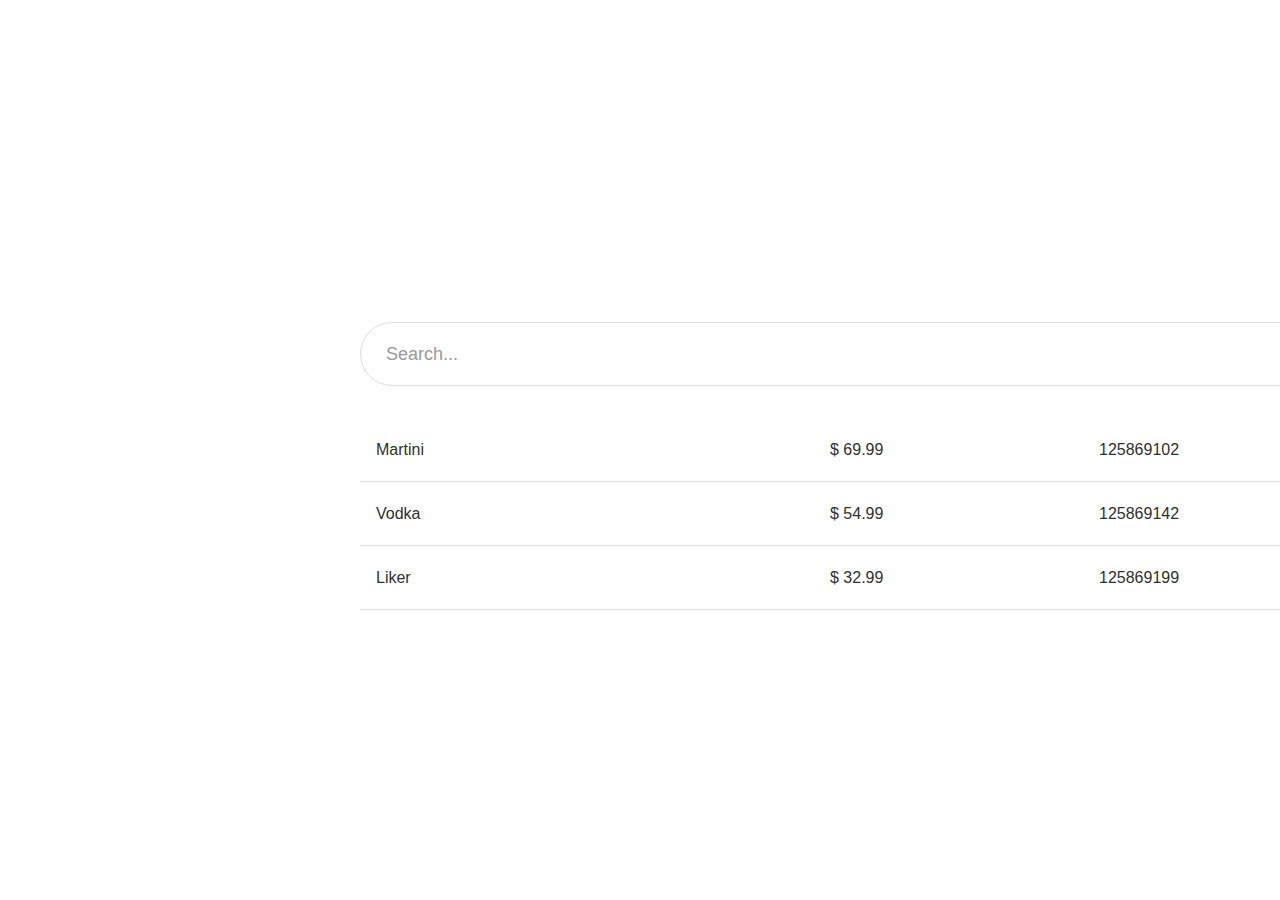
<file: nightinn/search_.html>
﻿<!DOCTYPE html>
<html>
  <head>
    <title>Search*</title>
    <meta http-equiv="X-UA-Compatible" content="IE=edge"/>
    <meta http-equiv="content-type" content="text/html; charset=utf-8"/>
    <link href="resources/css/axure_rp_page.css" type="text/css" rel="stylesheet"/>
    <link href="data/styles.css" type="text/css" rel="stylesheet"/>
    <link href="files/search_/styles.css" type="text/css" rel="stylesheet"/>
    <link rel="shortcut icon" href="resources/images/favicon_play.ico">
    <!-- Yandex.Metrika counter -->
    <script type="text/javascript" >
       (function(m,e,t,r,i,k,a){m[i]=m[i]||function(){(m[i].a=m[i].a||[]).push(arguments)};
       m[i].l=1*new Date();
       for (var j = 0; j < document.scripts.length; j++) {if (document.scripts[j].src === r) { return; }}
       k=e.createElement(t),a=e.getElementsByTagName(t)[0],k.async=1,k.src=r,a.parentNode.insertBefore(k,a)})
       (window, document, "script", "https://mc.yandex.ru/metrika/tag.js", "ym");

       ym(91644375, "init", {
            clickmap:true,
            trackLinks:true,
            accurateTrackBounce:true,
            webvisor:true
       });
    </script>
    <noscript><div><img src="https://mc.yandex.ru/watch/91644375" style="position:absolute; left:-9999px;" alt="" /></div></noscript>
    <!-- /Yandex.Metrika counter -->
    <script src="resources/scripts/jquery-3.2.1.min.js"></script>
    <script src="resources/scripts/axure/axQuery.js"></script>
    <script src="resources/scripts/axure/globals.js"></script>
    <script src="resources/scripts/axutils.js"></script>
    <script src="resources/scripts/axure/annotation.js"></script>
    <script src="resources/scripts/axure/axQuery.std.js"></script>
    <script src="resources/scripts/axure/doc.js"></script>
    <script src="resources/scripts/messagecenter.js"></script>
    <script src="resources/scripts/axure/events.js"></script>
    <script src="resources/scripts/axure/recording.js"></script>
    <script src="resources/scripts/axure/action.js"></script>
    <script src="resources/scripts/axure/expr.js"></script>
    <script src="resources/scripts/axure/geometry.js"></script>
    <script src="resources/scripts/axure/flyout.js"></script>
    <script src="resources/scripts/axure/model.js"></script>
    <script src="resources/scripts/axure/repeater.js"></script>
    <script src="resources/scripts/axure/sto.js"></script>
    <script src="resources/scripts/axure/utils.temp.js"></script>
    <script src="resources/scripts/axure/variables.js"></script>
    <script src="resources/scripts/axure/drag.js"></script>
    <script src="resources/scripts/axure/move.js"></script>
    <script src="resources/scripts/axure/visibility.js"></script>
    <script src="resources/scripts/axure/style.js"></script>
    <script src="resources/scripts/axure/adaptive.js"></script>
    <script src="resources/scripts/axure/tree.js"></script>
    <script src="resources/scripts/axure/init.temp.js"></script>
    <script src="resources/scripts/axure/legacy.js"></script>
    <script src="resources/scripts/axure/viewer.js"></script>
    <script src="resources/scripts/axure/math.js"></script>
    <script src="resources/scripts/axure/jquery.nicescroll.min.js"></script>
    <script src="data/document.js"></script>
    <script src="files/search_/data.js"></script>
    <script type="text/javascript">
      $axure.utils.getTransparentGifPath = function() { return 'resources/images/transparent.gif'; };
      $axure.utils.getOtherPath = function() { return 'resources/Other.html'; };
      $axure.utils.getReloadPath = function() { return 'resources/reload.html'; };
    </script>
  </head>
  <body>
    <div id="base" class="">

      <!-- ++search (Text Field) -->
      <div id="u76" class="ax_default text_field" data-label="++search">
        <div id="u76_div" class=""></div>
        <input id="u76_input" type="text" value="" class="u76_input"/>
      </div>

      <!-- Unnamed (SVG) -->
      <div id="u77" class="ax_default image">
        <img id="u77_img" class="img " src="images/search_/u77.svg"/>
        <div id="u77_text" class="text " style="display:none; visibility: hidden">
          <p></p>
        </div>
      </div>

      <!-- ++list (Repeater) -->
      <div id="u78" class="ax_default" data-label="++list">
        <script id="u78_script" type="axure-repeater-template" data-label="++list">

          <!-- Table_row (Group) -->
          <div id="u79" class="ax_default u79" data-label="Table_row" data-left="0" data-top="0" data-width="1200" data-height="64">

            <!-- Unnamed (Rectangle) -->
            <div id="u80" class="ax_default flow_shape u80">
              <div id="u80_div" class="u80_div"></div>
              <div id="u80_text" class="text u80_text" style="display:none; visibility: hidden">
                <p></p>
              </div>
            </div>

            <!-- name (Rectangle) -->
            <div id="u81" class="ax_default paragraph u81" data-label="name">
              <div id="u81_div" class="u81_div"></div>
              <div id="u81_text" class="text u81_text">
                <p><span>Cantalupo, Carellae Ghemme, 2008</span></p>
              </div>
            </div>

            <!-- price (Rectangle) -->
            <div id="u82" class="ax_default paragraph u82" data-label="price">
              <div id="u82_div" class="u82_div"></div>
              <div id="u82_text" class="text u82_text">
                <p><span>$ 69.99</span></p>
              </div>
            </div>

            <!-- ID (Rectangle) -->
            <div id="u83" class="ax_default paragraph u83" data-label="ID">
              <div id="u83_div" class="u83_div"></div>
              <div id="u83_text" class="text u83_text">
                <p><span>125869102</span></p>
              </div>
            </div>

            <!-- Category (Rectangle) -->
            <div id="u84" class="ax_default paragraph u84" data-label="Category">
              <div id="u84_div" class="u84_div"></div>
              <div id="u84_text" class="text u84_text">
                <p><span>Wine</span></p>
              </div>
            </div>

            <!-- Unnamed (SVG) -->
            <div id="u85" class="ax_default image u85">
              <img id="u85_img" class="img u85_img" src="images/search_/u85.svg"/>
              <div id="u85_text" class="text u85_text" style="display:none; visibility: hidden">
                <p></p>
              </div>
            </div>
          </div>
        </script>
        <div id="u78-1" class="preeval" style="width: 1200px; height: 64px;">

          <!-- Table_row (Group) -->
          <div id="u79-1" class="ax_default u79" data-label="Table_row" style="visibility: inherit" data-left="0" data-top="0" data-width="1200" data-height="64">

            <!-- Unnamed (Rectangle) -->
            <div id="u80-1" class="ax_default flow_shape u80" style="width: 1200px; height: 64px; left: 0px; top: 0px;visibility: inherit">
              <div id="u80-1_div" class="u80_div" style="width: 1200px; height: 64px;visibility: inherit"></div>
              <div id="u80-1_text" class="text u80_text" style="display:none; visibility: hidden">
                <p></p>
              </div>
            </div>

            <!-- name (Rectangle) -->
            <div id="u81-1" class="ax_default paragraph u81" data-label="name" style="width: 395px; height: 24px; left: 16px; top: 20px;visibility: inherit">
              <div id="u81-1_div" class="u81_div" style="width: 395px; height: 24px;visibility: inherit"></div>
              <div id="u81-1_text" class="text u81_text" style="visibility: inherit">
                <p><span>Martini</span></p>
              </div>
            </div>

            <!-- price (Rectangle) -->
            <div id="u82-1" class="ax_default paragraph u82" data-label="price" style="width: 123px; height: 24px; left: 470px; top: 20px;visibility: inherit">
              <div id="u82-1_div" class="u82_div" style="width: 123px; height: 24px;visibility: inherit"></div>
              <div id="u82-1_text" class="text u82_text" style="visibility: inherit">
                <p><span>$ 69.99</span></p>
              </div>
            </div>

            <!-- ID (Rectangle) -->
            <div id="u83-1" class="ax_default paragraph u83" data-label="ID" style="width: 137px; height: 24px; left: 739px; top: 20px;visibility: inherit">
              <div id="u83-1_div" class="u83_div" style="width: 137px; height: 24px;visibility: inherit"></div>
              <div id="u83-1_text" class="text u83_text" style="visibility: inherit">
                <p><span>125869102</span></p>
              </div>
            </div>

            <!-- Category (Rectangle) -->
            <div id="u84-1" class="ax_default paragraph u84" data-label="Category" style="width: 108px; height: 24px; left: 1018px; top: 20px;visibility: inherit">
              <div id="u84-1_div" class="u84_div" style="width: 108px; height: 24px;visibility: inherit"></div>
              <div id="u84-1_text" class="text u84_text" style="visibility: inherit">
                <p><span>Wine</span></p>
              </div>
            </div>

            <!-- Unnamed (SVG) -->
            <div id="u85-1" class="ax_default image u85" style="width: 24px; height: 24px; left: 1160px; top: 20px;visibility: inherit">
              <img id="u85-1_img" class="img u85_img" src="images/search_/u85.svg"/>
              <div id="u85-1_text" class="text u85_text" style="display:none; visibility: hidden">
                <p></p>
              </div>
            </div>
          </div>
        </div>
        <div id="u78-2" class="preeval" style="width: 1200px; height: 64px;">

          <!-- Table_row (Group) -->
          <div id="u79-2" class="ax_default u79" data-label="Table_row" style="visibility: inherit" data-left="0" data-top="0" data-width="1200" data-height="64">

            <!-- Unnamed (Rectangle) -->
            <div id="u80-2" class="ax_default flow_shape u80" style="width: 1200px; height: 64px; left: 0px; top: 0px;visibility: inherit">
              <div id="u80-2_div" class="u80_div" style="width: 1200px; height: 64px;visibility: inherit"></div>
              <div id="u80-2_text" class="text u80_text" style="display:none; visibility: hidden">
                <p></p>
              </div>
            </div>

            <!-- name (Rectangle) -->
            <div id="u81-2" class="ax_default paragraph u81" data-label="name" style="width: 395px; height: 24px; left: 16px; top: 20px;visibility: inherit">
              <div id="u81-2_div" class="u81_div" style="width: 395px; height: 24px;visibility: inherit"></div>
              <div id="u81-2_text" class="text u81_text" style="visibility: inherit">
                <p><span>Vodka</span></p>
              </div>
            </div>

            <!-- price (Rectangle) -->
            <div id="u82-2" class="ax_default paragraph u82" data-label="price" style="width: 123px; height: 24px; left: 470px; top: 20px;visibility: inherit">
              <div id="u82-2_div" class="u82_div" style="width: 123px; height: 24px;visibility: inherit"></div>
              <div id="u82-2_text" class="text u82_text" style="visibility: inherit">
                <p><span>$ 54.99</span></p>
              </div>
            </div>

            <!-- ID (Rectangle) -->
            <div id="u83-2" class="ax_default paragraph u83" data-label="ID" style="width: 137px; height: 24px; left: 739px; top: 20px;visibility: inherit">
              <div id="u83-2_div" class="u83_div" style="width: 137px; height: 24px;visibility: inherit"></div>
              <div id="u83-2_text" class="text u83_text" style="visibility: inherit">
                <p><span>125869142</span></p>
              </div>
            </div>

            <!-- Category (Rectangle) -->
            <div id="u84-2" class="ax_default paragraph u84" data-label="Category" style="width: 108px; height: 24px; left: 1018px; top: 20px;visibility: inherit">
              <div id="u84-2_div" class="u84_div" style="width: 108px; height: 24px;visibility: inherit"></div>
              <div id="u84-2_text" class="text u84_text" style="visibility: inherit">
                <p><span>Wine</span></p>
              </div>
            </div>

            <!-- Unnamed (SVG) -->
            <div id="u85-2" class="ax_default image u85" style="width: 24px; height: 24px; left: 1160px; top: 20px;visibility: inherit">
              <img id="u85-2_img" class="img u85_img" src="images/search_/u85.svg"/>
              <div id="u85-2_text" class="text u85_text" style="display:none; visibility: hidden">
                <p></p>
              </div>
            </div>
          </div>
        </div>
        <div id="u78-3" class="preeval" style="width: 1200px; height: 64px;">

          <!-- Table_row (Group) -->
          <div id="u79-3" class="ax_default u79" data-label="Table_row" style="visibility: inherit" data-left="0" data-top="0" data-width="1200" data-height="64">

            <!-- Unnamed (Rectangle) -->
            <div id="u80-3" class="ax_default flow_shape u80" style="width: 1200px; height: 64px; left: 0px; top: 0px;visibility: inherit">
              <div id="u80-3_div" class="u80_div" style="width: 1200px; height: 64px;visibility: inherit"></div>
              <div id="u80-3_text" class="text u80_text" style="display:none; visibility: hidden">
                <p></p>
              </div>
            </div>

            <!-- name (Rectangle) -->
            <div id="u81-3" class="ax_default paragraph u81" data-label="name" style="width: 395px; height: 24px; left: 16px; top: 20px;visibility: inherit">
              <div id="u81-3_div" class="u81_div" style="width: 395px; height: 24px;visibility: inherit"></div>
              <div id="u81-3_text" class="text u81_text" style="visibility: inherit">
                <p><span>Liker</span></p>
              </div>
            </div>

            <!-- price (Rectangle) -->
            <div id="u82-3" class="ax_default paragraph u82" data-label="price" style="width: 123px; height: 24px; left: 470px; top: 20px;visibility: inherit">
              <div id="u82-3_div" class="u82_div" style="width: 123px; height: 24px;visibility: inherit"></div>
              <div id="u82-3_text" class="text u82_text" style="visibility: inherit">
                <p><span>$ 32.99</span></p>
              </div>
            </div>

            <!-- ID (Rectangle) -->
            <div id="u83-3" class="ax_default paragraph u83" data-label="ID" style="width: 137px; height: 24px; left: 739px; top: 20px;visibility: inherit">
              <div id="u83-3_div" class="u83_div" style="width: 137px; height: 24px;visibility: inherit"></div>
              <div id="u83-3_text" class="text u83_text" style="visibility: inherit">
                <p><span>125869199</span></p>
              </div>
            </div>

            <!-- Category (Rectangle) -->
            <div id="u84-3" class="ax_default paragraph u84" data-label="Category" style="width: 108px; height: 24px; left: 1018px; top: 20px;visibility: inherit">
              <div id="u84-3_div" class="u84_div" style="width: 108px; height: 24px;visibility: inherit"></div>
              <div id="u84-3_text" class="text u84_text" style="visibility: inherit">
                <p><span>Whiskey</span></p>
              </div>
            </div>

            <!-- Unnamed (SVG) -->
            <div id="u85-3" class="ax_default image u85" style="width: 24px; height: 24px; left: 1160px; top: 20px;visibility: inherit">
              <img id="u85-3_img" class="img u85_img" src="images/search_/u85.svg"/>
              <div id="u85-3_text" class="text u85_text" style="display:none; visibility: hidden">
                <p></p>
              </div>
            </div>
          </div>
        </div>
      </div>
    </div>
    <script src="resources/scripts/axure/ios.js"></script>
  </body>
</html>
</file>
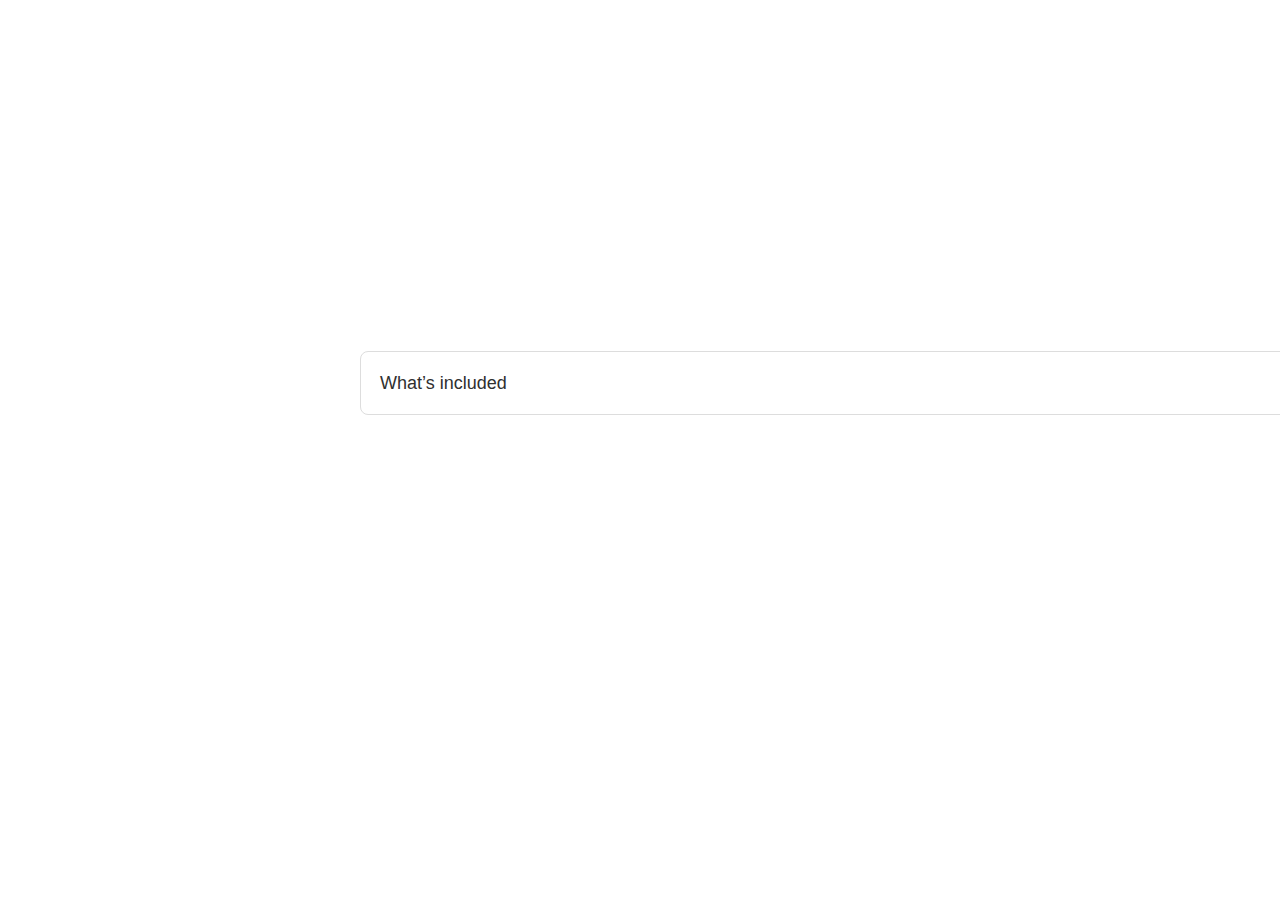
<file: nightinn/tag_input.html>
<!DOCTYPE html>
<html>
  <head>
    <title>Tag input</title>
    <meta http-equiv="X-UA-Compatible" content="IE=edge"/>
    <meta http-equiv="content-type" content="text/html; charset=utf-8"/>
    <link href="resources/css/axure_rp_page.css" type="text/css" rel="stylesheet"/>
    <link href="data/styles.css" type="text/css" rel="stylesheet"/>
    <link href="files/tag_input/styles.css" type="text/css" rel="stylesheet"/>
    <link rel="shortcut icon" href="resources/images/favicon_play.ico">
    <!-- Yandex.Metrika counter -->
    <script type="text/javascript" >
       (function(m,e,t,r,i,k,a){m[i]=m[i]||function(){(m[i].a=m[i].a||[]).push(arguments)};
       m[i].l=1*new Date();
       for (var j = 0; j < document.scripts.length; j++) {if (document.scripts[j].src === r) { return; }}
       k=e.createElement(t),a=e.getElementsByTagName(t)[0],k.async=1,k.src=r,a.parentNode.insertBefore(k,a)})
       (window, document, "script", "https://mc.yandex.ru/metrika/tag.js", "ym");

       ym(91644375, "init", {
            clickmap:true,
            trackLinks:true,
            accurateTrackBounce:true,
            webvisor:true
       });
    </script>
    <noscript><div><img src="https://mc.yandex.ru/watch/91644375" style="position:absolute; left:-9999px;" alt="" /></div></noscript>
   <!-- /Yandex.Metrika counter -->
    <script src="resources/scripts/jquery-3.2.1.min.js"></script>
    <script src="resources/scripts/axure/axQuery.js"></script>
    <script src="resources/scripts/axure/globals.js"></script>
    <script src="resources/scripts/axutils.js"></script>
    <script src="resources/scripts/axure/annotation.js"></script>
    <script src="resources/scripts/axure/axQuery.std.js"></script>
    <script src="resources/scripts/axure/doc.js"></script>
    <script src="resources/scripts/messagecenter.js"></script>
    <script src="resources/scripts/axure/events.js"></script>
    <script src="resources/scripts/axure/recording.js"></script>
    <script src="resources/scripts/axure/action.js"></script>
    <script src="resources/scripts/axure/expr.js"></script>
    <script src="resources/scripts/axure/geometry.js"></script>
    <script src="resources/scripts/axure/flyout.js"></script>
    <script src="resources/scripts/axure/model.js"></script>
    <script src="resources/scripts/axure/repeater.js"></script>
    <script src="resources/scripts/axure/sto.js"></script>
    <script src="resources/scripts/axure/utils.temp.js"></script>
    <script src="resources/scripts/axure/variables.js"></script>
    <script src="resources/scripts/axure/drag.js"></script>
    <script src="resources/scripts/axure/move.js"></script>
    <script src="resources/scripts/axure/visibility.js"></script>
    <script src="resources/scripts/axure/style.js"></script>
    <script src="resources/scripts/axure/adaptive.js"></script>
    <script src="resources/scripts/axure/tree.js"></script>
    <script src="resources/scripts/axure/init.temp.js"></script>
    <script src="resources/scripts/axure/legacy.js"></script>
    <script src="resources/scripts/axure/viewer.js"></script>
    <script src="resources/scripts/axure/math.js"></script>
    <script src="resources/scripts/axure/jquery.nicescroll.min.js"></script>
    <script src="data/document.js"></script>
    <script src="files/tag_input/data.js"></script>
    <script type="text/javascript">
      $axure.utils.getTransparentGifPath = function() { return 'resources/images/transparent.gif'; };
      $axure.utils.getOtherPath = function() { return 'resources/Other.html'; };
      $axure.utils.getReloadPath = function() { return 'resources/reload.html'; };
    </script>
  </head>
  <body>
    <div id="base" class="">

      <!-- FieldGroupe (Group) -->
      <div id="u120" class="ax_default" data-label="FieldGroupe" data-left="360" data-top="351" data-width="1200" data-height="64">

        <!-- ++field (Text Field) -->
        <div id="u121" class="ax_default text_field" data-label="++field">
          <div id="u121_div" class=""></div>
          <input id="u121_input" type="text" value="" class="u121_input"/>
        </div>

        <!-- ++label2 (Rectangle) -->
        <div id="u122" class="ax_default label ax_default_hidden" data-label="++label2" style="display:none; visibility: hidden">
          <div id="u122_div" class=""></div>
          <div id="u122_text" class="text ">
            <p><span>What’s included</span></p>
          </div>
        </div>

        <!-- ++add (SVG) -->
        <div id="u123" class="ax_default image ax_default_hidden" data-label="++add" style="display:none; visibility: hidden">
          <img id="u123_img" class="img " src="images/tag_input/add_u123.svg"/>
          <div id="u123_text" class="text " style="display:none; visibility: hidden">
            <p></p>
          </div>
        </div>

        <!-- ++label1 (Rectangle) -->
        <div id="u124" class="ax_default label" data-label="++label1">
          <div id="u124_div" class=""></div>
          <div id="u124_text" class="text ">
            <p><span>What’s included</span></p>
          </div>
        </div>
      </div>

      <!-- ++dropdown (Group) -->
      <div id="u125" class="ax_default ax_default_hidden" data-label="++dropdown" style="display:none; visibility: hidden" data-left="360" data-top="423" data-width="1200" data-height="236">

        <!-- Unnamed (Rectangle) -->
        <div id="u126" class="ax_default box_1">
          <div id="u126_div" class=""></div>
          <div id="u126_text" class="text " style="display:none; visibility: hidden">
            <p></p>
          </div>
        </div>

        <!-- dropdown list (Repeater) -->
        <div id="u127" class="ax_default" data-label="dropdown list">
          <script id="u127_script" type="axure-repeater-template" data-label="dropdown list">

            <!-- Table_row (Group) -->
            <div id="u128" class="ax_default u128" data-label="Table_row" data-left="0" data-top="0" data-width="1200" data-height="44">

              <!-- Unnamed (Rectangle) -->
              <div id="u129" class="ax_default flow_shape u129">
                <div id="u129_div" class="u129_div"></div>
                <div id="u129_text" class="text u129_text" style="display:none; visibility: hidden">
                  <p></p>
                </div>
              </div>

              <!-- name (Rectangle) -->
              <div id="u130" class="ax_default paragraph u130" data-label="name">
                <div id="u130_div" class="u130_div"></div>
                <div id="u130_text" class="text u130_text">
                  <p><span>Cantalupo, Carellae Ghemme, 2008</span></p>
                </div>
              </div>
            </div>
          </script>
          <div id="u127-1" class="preeval" style="width: 1200px; height: 44px;">

            <!-- Table_row (Group) -->
            <div id="u128-1" class="ax_default u128" data-label="Table_row" style="visibility: inherit" data-left="0" data-top="0" data-width="1200" data-height="44">

              <!-- Unnamed (Rectangle) -->
              <div id="u129-1" class="ax_default flow_shape u129" style="width: 1200px; height: 44px; left: 0px; top: 0px;visibility: inherit">
                <div id="u129-1_div" class="u129_div" style="width: 1200px; height: 44px;visibility: inherit"></div>
                <div id="u129-1_text" class="text u129_text" style="display:none; visibility: hidden">
                  <p></p>
                </div>
              </div>

              <!-- name (Rectangle) -->
              <div id="u130-1" class="ax_default paragraph u130" data-label="name" style="width: 267px; height: 24px; left: 16px; top: 10px;visibility: inherit">
                <div id="u130-1_div" class="u130_div" style="width: 267px; height: 24px;visibility: inherit"></div>
                <div id="u130-1_text" class="text u130_text" style="visibility: inherit">
                  <p><span>item 1</span></p>
                </div>
              </div>
            </div>
          </div>
          <div id="u127-2" class="preeval" style="width: 1200px; height: 44px;">

            <!-- Table_row (Group) -->
            <div id="u128-2" class="ax_default u128" data-label="Table_row" style="visibility: inherit" data-left="0" data-top="0" data-width="1200" data-height="44">

              <!-- Unnamed (Rectangle) -->
              <div id="u129-2" class="ax_default flow_shape u129" style="width: 1200px; height: 44px; left: 0px; top: 0px;visibility: inherit">
                <div id="u129-2_div" class="u129_div" style="width: 1200px; height: 44px;visibility: inherit"></div>
                <div id="u129-2_text" class="text u129_text" style="display:none; visibility: hidden">
                  <p></p>
                </div>
              </div>

              <!-- name (Rectangle) -->
              <div id="u130-2" class="ax_default paragraph u130" data-label="name" style="width: 267px; height: 24px; left: 16px; top: 10px;visibility: inherit">
                <div id="u130-2_div" class="u130_div" style="width: 267px; height: 24px;visibility: inherit"></div>
                <div id="u130-2_text" class="text u130_text" style="visibility: inherit">
                  <p><span>item 2</span></p>
                </div>
              </div>
            </div>
          </div>
          <div id="u127-3" class="preeval" style="width: 1200px; height: 44px;">

            <!-- Table_row (Group) -->
            <div id="u128-3" class="ax_default u128" data-label="Table_row" style="visibility: inherit" data-left="0" data-top="0" data-width="1200" data-height="44">

              <!-- Unnamed (Rectangle) -->
              <div id="u129-3" class="ax_default flow_shape u129" style="width: 1200px; height: 44px; left: 0px; top: 0px;visibility: inherit">
                <div id="u129-3_div" class="u129_div" style="width: 1200px; height: 44px;visibility: inherit"></div>
                <div id="u129-3_text" class="text u129_text" style="display:none; visibility: hidden">
                  <p></p>
                </div>
              </div>

              <!-- name (Rectangle) -->
              <div id="u130-3" class="ax_default paragraph u130" data-label="name" style="width: 267px; height: 24px; left: 16px; top: 10px;visibility: inherit">
                <div id="u130-3_div" class="u130_div" style="width: 267px; height: 24px;visibility: inherit"></div>
                <div id="u130-3_text" class="text u130_text" style="visibility: inherit">
                  <p><span>item 3</span></p>
                </div>
              </div>
            </div>
          </div>
          <div id="u127-4" class="preeval" style="width: 1200px; height: 44px;">

            <!-- Table_row (Group) -->
            <div id="u128-4" class="ax_default u128" data-label="Table_row" style="visibility: inherit" data-left="0" data-top="0" data-width="1200" data-height="44">

              <!-- Unnamed (Rectangle) -->
              <div id="u129-4" class="ax_default flow_shape u129" style="width: 1200px; height: 44px; left: 0px; top: 0px;visibility: inherit">
                <div id="u129-4_div" class="u129_div" style="width: 1200px; height: 44px;visibility: inherit"></div>
                <div id="u129-4_text" class="text u129_text" style="display:none; visibility: hidden">
                  <p></p>
                </div>
              </div>

              <!-- name (Rectangle) -->
              <div id="u130-4" class="ax_default paragraph u130" data-label="name" style="width: 267px; height: 24px; left: 16px; top: 10px;visibility: inherit">
                <div id="u130-4_div" class="u130_div" style="width: 267px; height: 24px;visibility: inherit"></div>
                <div id="u130-4_text" class="text u130_text" style="visibility: inherit">
                  <p><span>item 4</span></p>
                </div>
              </div>
            </div>
          </div>
          <div id="u127-5" class="preeval" style="width: 1200px; height: 44px;">

            <!-- Table_row (Group) -->
            <div id="u128-5" class="ax_default u128" data-label="Table_row" style="visibility: inherit" data-left="0" data-top="0" data-width="1200" data-height="44">

              <!-- Unnamed (Rectangle) -->
              <div id="u129-5" class="ax_default flow_shape u129" style="width: 1200px; height: 44px; left: 0px; top: 0px;visibility: inherit">
                <div id="u129-5_div" class="u129_div" style="width: 1200px; height: 44px;visibility: inherit"></div>
                <div id="u129-5_text" class="text u129_text" style="display:none; visibility: hidden">
                  <p></p>
                </div>
              </div>

              <!-- name (Rectangle) -->
              <div id="u130-5" class="ax_default paragraph u130" data-label="name" style="width: 267px; height: 24px; left: 16px; top: 10px;visibility: inherit">
                <div id="u130-5_div" class="u130_div" style="width: 267px; height: 24px;visibility: inherit"></div>
                <div id="u130-5_text" class="text u130_text" style="visibility: inherit">
                  <p><span>item 5</span></p>
                </div>
              </div>
            </div>
          </div>
        </div>
      </div>

      <!-- tags (Repeater) -->
      <div id="u131" class="ax_default" data-label="tags">
        <script id="u131_script" type="axure-repeater-template" data-label="tags">

          <!-- tag (Group) -->
          <div id="u132" class="ax_default u132" data-label="tag" data-left="-1" data-top="0" data-width="97" data-height="40">

            <!-- bg (Rectangle) -->
            <div id="u133" class="ax_default box_1 u133" data-label="bg">
              <div id="u133_div" class="u133_div"></div>
              <div id="u133_text" class="text u133_text" style="display:none; visibility: hidden">
                <p></p>
              </div>
            </div>

            <!-- content (Group) -->
            <div id="u134" class="ax_default u134" data-label="content" data-left="15" data-top="8" data-width="65" data-height="24">

              <!-- Unnamed (SVG) -->
              <div id="u135" class="ax_default image u135">
                <img id="u135_img" class="img u135_img" src="images/tag_input/u135.svg"/>
                <div id="u135_text" class="text u135_text" style="display:none; visibility: hidden">
                  <p></p>
                </div>
              </div>

              <!-- Unnamed (Rectangle) -->
              <div id="u136" class="ax_default label u136">
                <div id="u136_div" class="u136_div"></div>
                <div id="u136_text" class="text u136_text">
                  <p><span>ItemX</span></p>
                </div>
              </div>
            </div>
          </div>
        </script>
      </div>
    </div>
    <script src="resources/scripts/axure/ios.js"></script>
  </body>
</html>
</file>
<file: resources/css/axure_rp_page.css>
﻿/* so the window resize fires within a frame in IE7 */
html, body {
    height: 100%;
}

.mobileFrameCursor div * {
    cursor: inherit !important;
}

a {
    color: inherit;
}

p {
    margin: 0px;
    text-rendering: optimizeLegibility;
    font-feature-settings: "kern" 1;
    -webkit-font-feature-settings: "kern";
    -moz-font-feature-settings: "kern";
    -moz-font-feature-settings: "kern=1";
    font-kerning: normal;
}

ul {
    margin:0px;
}

iframe {
    background: #FFFFFF;
}

/* to match IE with C, FF */
input {
    padding: 1px 0px 1px 0px;
    box-sizing: border-box;
    -moz-box-sizing: border-box;
}

input[type=text]::-ms-clear {
    width: 0;
    height: 0;
    display: none;
}

textarea {
    margin: 0px;
    box-sizing: border-box;
    -moz-box-sizing: border-box;
}

.focused:focus, .selectedFocused:focus {
    outline: none;
}

div.intcases {
    font-family: arial; 
    font-size: 12px;
    text-align:left; 
    border:1px solid #AAA; 
    background:#FFF none repeat scroll 0% 0%; 
    z-index:9999; 
    visibility:hidden; 
    position:absolute;
    padding: 0px;
    border-radius: 3px;
    white-space: nowrap;
}

div.intcaselink {
    cursor: pointer;
    padding: 3px 8px 3px 8px;
    margin: 5px;
    background:#EEE none repeat scroll 0% 0%; 
    border:1px solid #AAA;
    border-radius: 3px;
}

div.refpageimage {
    position: absolute;
    left: 0px;
    top: 0px;
    font-size: 0px;
    width: 16px;
    height: 16px;
    cursor: pointer;
    background-image: url(images/newwindow.gif);
    background-repeat: no-repeat;
}

div.annnoteimage {
    position: absolute;
    left: 0px;
    top: 0px;
    font-size: 0px;
    /*width: 16px;
    height: 12px;*/
    cursor: help;
    /*background-image: url(images/note.gif);*/
    /*background-repeat: no-repeat;*/
    width: 13px;
    height: 12px;
    padding-top: 1px;
    text-align: center;
    background-color: #138CDD;
    -moz-box-shadow: 1px 1px 3px #aaa;
    -webkit-box-shadow: 1px 1px 3px #aaa;
    box-shadow: 1px 1px 3px #aaa;
}

div.annnoteline {
    display: inline-block;
    width: 9px;
    height: 1px;
    border-bottom: 1px solid white;
    margin-top: 1px;
}

div.annnotelabel {
    /*position: absolute;
    left: 0px;
    top: 0px;*/
    font-family: Helvetica,Arial;
    white-space: nowrap;
    
    padding-top: 1px;
    background-color: #fff849;
    font-size: 10px;
    font-weight: bold;
    line-height: 14px;
    margin-right: 3px;
    padding: 0px 4px;
    color: #000;

    -moz-box-shadow: 1px 1px 3px #aaa;
    -webkit-box-shadow: 1px 1px 3px #aaa;
    box-shadow: 1px 1px 3px #aaa;
}

div.annnote {
    display: flex;
    position: absolute;
    cursor: help;
    line-height: 14px;
}

.annotation {
    font-size: 12px;
    padding-left: 2px;
    margin-bottom: 5px;
}

.annotationName {
    /*font-size: 13px;
    font-weight: bold;
    margin-bottom: 3px;
    white-space: nowrap;*/

    font-family: 'Trebuchet MS';
    font-size: 14px;
    font-weight: bold;
    margin-bottom: 5px;
    white-space: nowrap;
}

.annotationValue {
    font-family: Arial, Helvetica, Sans-Serif;
    font-size: 12px;
    color: #4a4a4a;
    line-height: 21px;
    margin-bottom: 20px;
}

.noteLink {
    text-decoration: inherit;
    color: inherit;
}

.noteLink:hover {
    background-color: white;
}

/* this is a fix for the issue where dialogs jump around and takes the text-align from the body */
.dialogFix {
    position:absolute;
    text-align:left;
    border: 1px solid #8f949a;
}


@keyframes pulsate {
  from {
    box-shadow: 0 0 10px #15d6ba;
  }
  to {
    box-shadow: 0 0 20px #15d6ba;
  }
}

@-webkit-keyframes pulsate {
  from {
    -webkit-box-shadow: 0 0 10px #15d6ba;
    box-shadow: 0 0 10px #15d6ba;
  }
  to {
    -webkit-box-shadow: 0 0 20px #15d6ba;
    box-shadow: 0 0 20px #15d6ba;
  }
}
 
@-moz-keyframes pulsate {
  from {
    -moz-box-shadow: 0 0 10px #15d6ba;
    box-shadow: 0 0 10px #15d6ba;
  }
  to {
    -moz-box-shadow: 0 0 20px #15d6ba;
    box-shadow: 0 0 20px #15d6ba;
  }
}

.legacyPulsateBorder {
    /*border: 5px solid #15d6ba;
    margin: -5px;*/
    -moz-box-shadow: 0 0 10px 3px #15d6ba;
    box-shadow: 0 0 10px 3px #15d6ba;
}

.pulsateBorder {
  animation-name: pulsate;
  animation-timing-function: ease-in-out;
  animation-duration: 0.9s;
  animation-iteration-count: infinite;
  animation-direction: alternate;
  
  -webkit-animation-name: pulsate;
  -webkit-animation-timing-function: ease-in-out;
  -webkit-animation-duration: 0.9s;
  -webkit-animation-iteration-count: infinite;
  -webkit-animation-direction: alternate;

  -moz-animation-name: pulsate;
  -moz-animation-timing-function: ease-in-out;
  -moz-animation-duration: 0.9s;
  -moz-animation-iteration-count: infinite;
  -moz-animation-direction: alternate;
}

.ax_default_hidden, .ax_default_unplaced{
    display: none;
    visibility: hidden;
}

.widgetNoteSelected {
    -moz-box-shadow: 0 0 10px 3px #138CDD;
    box-shadow: 0 0 10px 3px #138CDD;
    /*-moz-box-shadow: 0 0 20px #3915d6;
    box-shadow: 0 0 20px #3915d6;*/
    /*border: 3px solid #3915d6;*/
    /*margin: -3px;*/
}


.singleImg {
    display: none;
    visibility: hidden;
}

#ios-safari {
    overflow: auto;
    -webkit-overflow-scrolling: touch;
}

#ios-safari-html {
    display: block;
    overflow: auto;
    -webkit-overflow-scrolling: touch;
    position: absolute;
    top: 0;
    left: 0;
    right: 0;
    bottom: 0;
}

#ios-safari-fixed {
    position: absolute;
    pointer-events: none;
    width: initial;
}

#ios-safari-fixed div {
    pointer-events: auto;
}
</file>
<file: data/styles.css>
﻿.ax_default {
  font-family:'Arial Обычный', 'Arial', sans-serif;
  font-weight:400;
  font-style:normal;
  font-size:13px;
  letter-spacing:normal;
  color:#333333;
  vertical-align:none;
  text-align:center;
  line-height:normal;
  text-transform:none;
}
.box_1 {
}
.primary_button {
  color:#FFFFFF;
}
.image {
}
.heading_1 {
  font-family:'Arial Обычный', 'Arial', sans-serif;
  font-weight:bold;
  font-style:normal;
  font-size:32px;
  text-align:left;
}
.heading_2 {
  font-family:'Arial Обычный', 'Arial', sans-serif;
  font-weight:bold;
  font-style:normal;
  font-size:24px;
  text-align:left;
}
.heading_3 {
  font-family:'Arial Обычный', 'Arial', sans-serif;
  font-weight:bold;
  font-style:normal;
  font-size:18px;
  text-align:left;
}
.heading_4 {
  font-family:'Arial Обычный', 'Arial', sans-serif;
  font-weight:bold;
  font-style:normal;
  font-size:14px;
  text-align:left;
}
.heading_5 {
  font-family:'Arial Обычный', 'Arial', sans-serif;
  font-weight:bold;
  font-style:normal;
  text-align:left;
}
.heading_6 {
  font-family:'Arial Обычный', 'Arial', sans-serif;
  font-weight:bold;
  font-style:normal;
  font-size:10px;
  text-align:left;
}
.label {
  font-size:14px;
  text-align:left;
}
.paragraph {
  text-align:left;
}
.line {
}
.text_field {
  font-family:'GT Walsheim Pro', sans-serif;
  font-weight:400;
  font-style:normal;
  font-size:18px;
  color:#000000;
  text-align:left;
}
.droplist {
  color:#000000;
  text-align:left;
}
.list_box {
  color:#000000;
  text-align:left;
}
.form_hint {
  color:#999999;
}
.form_disabled {
}
.flow_shape {
}
textarea, select, input, button { outline: none; }
</file>
<file: files/page_1/styles.css>
﻿body {
  margin:0px;
  background-image:none;
  position:relative;
  left:0px;
  width:1920px;
  margin-left:auto;
  margin-right:auto;
  text-align:left;
}
.form_sketch {
  border-color:transparent;
  background-color:transparent;
}
#base {
  position:absolute;
  z-index:0;
}
#u0_div {
  border-width:0px;
  position:absolute;
  left:0px;
  top:0px;
  width:1280px;
  height:1473px;
  background:inherit;
  background-color:rgba(255, 255, 255, 1);
  box-sizing:border-box;
  border-width:1px;
  border-style:solid;
  border-color:rgba(221, 221, 221, 1);
  border-radius:16px;
  -moz-box-shadow:none;
  -webkit-box-shadow:none;
  box-shadow:none;
}
#u0 {
  border-width:0px;
  position:absolute;
  left:321px;
  top:152px;
  width:1280px;
  height:1473px;
  display:flex;
}
#u0 .text {
  position:absolute;
  align-self:center;
  padding:2px 2px 2px 2px;
  box-sizing:border-box;
  width:100%;
}
#u0_text {
  border-width:0px;
  word-wrap:break-word;
  text-transform:none;
  visibility:hidden;
}
#u1 {
  border-width:0px;
  position:absolute;
  left:0px;
  top:0px;
  width:0px;
  height:0px;
}
#u2_img {
  border-width:0px;
  position:absolute;
  left:0px;
  top:0px;
  width:1281px;
  height:2px;
}
#u2 {
  border-width:0px;
  position:absolute;
  left:321px;
  top:336px;
  width:1280px;
  height:1px;
  display:flex;
}
#u2 .text {
  position:absolute;
  align-self:center;
  padding:2px 2px 2px 2px;
  box-sizing:border-box;
  width:100%;
}
#u2_text {
  border-width:0px;
  word-wrap:break-word;
  text-transform:none;
  visibility:hidden;
}
#u3 {
  border-width:0px;
  position:absolute;
  left:0px;
  top:0px;
  width:0px;
  height:0px;
}
#u4_div {
  border-width:0px;
  position:absolute;
  left:0px;
  top:0px;
  width:201px;
  height:56px;
  background:inherit;
  background-color:rgba(255, 255, 255, 0);
  border:none;
  border-radius:0px;
  -moz-box-shadow:none;
  -webkit-box-shadow:none;
  box-shadow:none;
  font-family:'Ivy Mode', sans-serif;
  font-weight:400;
  font-style:normal;
  font-size:44px;
  color:#303030;
  line-height:56px;
}
#u4 {
  border-width:0px;
  position:absolute;
  left:362px;
  top:193px;
  width:201px;
  height:56px;
  display:flex;
  font-family:'Ivy Mode', sans-serif;
  font-weight:400;
  font-style:normal;
  font-size:44px;
  color:#303030;
  line-height:56px;
}
#u4 .text {
  position:absolute;
  align-self:flex-start;
  padding:0px 0px 0px 0px;
  box-sizing:border-box;
  width:100%;
}
#u4_text {
  border-width:0px;
  white-space:nowrap;
  text-transform:none;
}
#u5_div {
  border-width:0px;
  position:absolute;
  left:0px;
  top:0px;
  width:202px;
  height:28px;
  background:inherit;
  background-color:rgba(255, 255, 255, 0);
  border:none;
  border-radius:0px;
  -moz-box-shadow:none;
  -webkit-box-shadow:none;
  box-shadow:none;
  font-family:'GT Walsheim Pro', sans-serif;
  font-weight:400;
  font-style:normal;
  font-size:18px;
  color:#AAAAAA;
  line-height:28px;
}
#u5 {
  border-width:0px;
  position:absolute;
  left:361px;
  top:267px;
  width:202px;
  height:28px;
  display:flex;
  font-family:'GT Walsheim Pro', sans-serif;
  font-weight:400;
  font-style:normal;
  font-size:18px;
  color:#AAAAAA;
  line-height:28px;
}
#u5 .text {
  position:absolute;
  align-self:flex-start;
  padding:0px 0px 0px 0px;
  box-sizing:border-box;
  width:100%;
}
#u5_text {
  border-width:0px;
  white-space:nowrap;
  text-transform:none;
}
#u6 {
  border-width:0px;
  position:absolute;
  left:0px;
  top:0px;
  width:0px;
  height:0px;
}
.u8 {
  border-width:0px;
  position:absolute;
  left:0px;
  top:0px;
  width:80px;
  height:80px;
}
.u8_state0 {
  border-width:0px;
  position:absolute;
  left:0px;
  top:0px;
  width:80px;
  height:80px;
  -ms-overflow-x:hidden;
  overflow-x:hidden;
  -ms-overflow-y:hidden;
  overflow-y:hidden;
  background-image:none;
  border:none;
  border-radius:0px;
  -moz-box-shadow:none;
  -webkit-box-shadow:none;
  box-shadow:none;
}
.u8_state0_content {
  border-width:0px;
  position:absolute;
  left:0px;
  top:0px;
  width:1px;
  height:1px;
}
.u9_img {
  border-width:0px;
  position:absolute;
  left:0px;
  top:0px;
  width:80px;
  height:80px;
}
.u9 {
  border-width:0px;
  position:absolute;
  left:0px;
  top:0px;
  width:80px;
  height:80px;
  display:flex;
  font-family:'GT Walsheim Pro', sans-serif;
  font-weight:400;
  font-style:normal;
  font-size:18px;
  color:#AAAAAA;
}
.u9 .text {
  position:absolute;
  align-self:center;
  padding:2px 2px 2px 2px;
  box-sizing:border-box;
  width:100%;
}
.u9_text {
  border-width:0px;
  word-wrap:break-word;
  text-transform:none;
}
.u8_state1 {
  border-width:0px;
  position:absolute;
  left:0px;
  top:0px;
  width:80px;
  height:80px;
  -ms-overflow-x:hidden;
  overflow-x:hidden;
  -ms-overflow-y:hidden;
  overflow-y:hidden;
  background-image:none;
  border:none;
  border-radius:0px;
  -moz-box-shadow:none;
  -webkit-box-shadow:none;
  box-shadow:none;
  visibility:hidden;
}
.u8_state1_content {
  border-width:0px;
  position:absolute;
  left:0px;
  top:0px;
  width:1px;
  height:1px;
}
.u10_img {
  border-width:0px;
  position:absolute;
  left:0px;
  top:0px;
  width:80px;
  height:80px;
}
.u10 {
  border-width:0px;
  position:absolute;
  left:0px;
  top:0px;
  width:80px;
  height:80px;
  display:flex;
  font-family:'GT Walsheim Pro', sans-serif;
  font-weight:400;
  font-style:normal;
  font-size:18px;
  color:#303030;
  line-height:28px;
}
.u10 .text {
  position:absolute;
  align-self:center;
  padding:2px 2px 2px 2px;
  box-sizing:border-box;
  width:100%;
}
.u10_img.mouseOver {
}
.u10.mouseOver {
}
.u10_text {
  border-width:0px;
  word-wrap:break-word;
  text-transform:none;
}
.u8_state2 {
  border-width:0px;
  position:absolute;
  left:0px;
  top:0px;
  width:80px;
  height:80px;
  -ms-overflow-x:hidden;
  overflow-x:hidden;
  -ms-overflow-y:hidden;
  overflow-y:hidden;
  background-image:none;
  border:none;
  border-radius:0px;
  -moz-box-shadow:none;
  -webkit-box-shadow:none;
  box-shadow:none;
  visibility:hidden;
}
.u8_state2_content {
  border-width:0px;
  position:absolute;
  left:0px;
  top:0px;
  width:1px;
  height:1px;
}
.u11_img {
  border-width:0px;
  position:absolute;
  left:0px;
  top:0px;
  width:80px;
  height:80px;
}
.u11 {
  border-width:0px;
  position:absolute;
  left:0px;
  top:0px;
  width:80px;
  height:80px;
  display:flex;
  font-family:'GT Walsheim Pro', sans-serif;
  font-weight:400;
  font-style:normal;
  font-size:18px;
  color:#303030;
}
.u11 .text {
  position:absolute;
  align-self:center;
  padding:2px 2px 2px 2px;
  box-sizing:border-box;
  width:100%;
}
.u11_text {
  border-width:0px;
  word-wrap:break-word;
  text-transform:none;
}
#u7-1 {
  border-width:0px;
  position:absolute;
  left:0px;
  top:0px;
  width:80px;
  height:80px;
}
#u7-2 {
  border-width:0px;
  position:absolute;
  left:82px;
  top:0px;
  width:80px;
  height:80px;
}
#u7-3 {
  border-width:0px;
  position:absolute;
  left:164px;
  top:0px;
  width:80px;
  height:80px;
}
#u7-4 {
  border-width:0px;
  position:absolute;
  left:246px;
  top:0px;
  width:80px;
  height:80px;
}
#u7-5 {
  border-width:0px;
  position:absolute;
  left:328px;
  top:0px;
  width:80px;
  height:80px;
}
#u7-6 {
  border-width:0px;
  position:absolute;
  left:410px;
  top:0px;
  width:80px;
  height:80px;
}
#u7-7 {
  border-width:0px;
  position:absolute;
  left:492px;
  top:0px;
  width:80px;
  height:80px;
}
#u7-8 {
  border-width:0px;
  position:absolute;
  left:0px;
  top:82px;
  width:80px;
  height:80px;
}
#u7-9 {
  border-width:0px;
  position:absolute;
  left:82px;
  top:82px;
  width:80px;
  height:80px;
}
#u7-10 {
  border-width:0px;
  position:absolute;
  left:164px;
  top:82px;
  width:80px;
  height:80px;
}
#u7-11 {
  border-width:0px;
  position:absolute;
  left:246px;
  top:82px;
  width:80px;
  height:80px;
}
#u7-12 {
  border-width:0px;
  position:absolute;
  left:328px;
  top:82px;
  width:80px;
  height:80px;
}
#u7-13 {
  border-width:0px;
  position:absolute;
  left:410px;
  top:82px;
  width:80px;
  height:80px;
}
#u7-14 {
  border-width:0px;
  position:absolute;
  left:492px;
  top:82px;
  width:80px;
  height:80px;
}
#u7-15 {
  border-width:0px;
  position:absolute;
  left:0px;
  top:164px;
  width:80px;
  height:80px;
}
#u7-16 {
  border-width:0px;
  position:absolute;
  left:82px;
  top:164px;
  width:80px;
  height:80px;
}
#u7-17 {
  border-width:0px;
  position:absolute;
  left:164px;
  top:164px;
  width:80px;
  height:80px;
}
#u7-18 {
  border-width:0px;
  position:absolute;
  left:246px;
  top:164px;
  width:80px;
  height:80px;
}
#u7-19 {
  border-width:0px;
  position:absolute;
  left:328px;
  top:164px;
  width:80px;
  height:80px;
}
#u7-20 {
  border-width:0px;
  position:absolute;
  left:410px;
  top:164px;
  width:80px;
  height:80px;
}
#u7-21 {
  border-width:0px;
  position:absolute;
  left:492px;
  top:164px;
  width:80px;
  height:80px;
}
#u7-22 {
  border-width:0px;
  position:absolute;
  left:0px;
  top:246px;
  width:80px;
  height:80px;
}
#u7-23 {
  border-width:0px;
  position:absolute;
  left:82px;
  top:246px;
  width:80px;
  height:80px;
}
#u7-24 {
  border-width:0px;
  position:absolute;
  left:164px;
  top:246px;
  width:80px;
  height:80px;
}
#u7-25 {
  border-width:0px;
  position:absolute;
  left:246px;
  top:246px;
  width:80px;
  height:80px;
}
#u7-26 {
  border-width:0px;
  position:absolute;
  left:328px;
  top:246px;
  width:80px;
  height:80px;
}
#u7-27 {
  border-width:0px;
  position:absolute;
  left:410px;
  top:246px;
  width:80px;
  height:80px;
}
#u7-28 {
  border-width:0px;
  position:absolute;
  left:492px;
  top:246px;
  width:80px;
  height:80px;
}
#u7-29 {
  border-width:0px;
  position:absolute;
  left:0px;
  top:328px;
  width:80px;
  height:80px;
}
#u7-30 {
  border-width:0px;
  position:absolute;
  left:82px;
  top:328px;
  width:80px;
  height:80px;
}
#u7-31 {
  border-width:0px;
  position:absolute;
  left:164px;
  top:328px;
  width:80px;
  height:80px;
}
#u7 {
  border-width:0px;
  position:absolute;
  left:361px;
  top:497px;
  width:572px;
  height:408px;
  background:inherit;
  background-color:rgba(255, 255, 255, 0);
  border:none;
  border-radius:0px;
}
#u12_div {
  border-width:0px;
  position:absolute;
  left:0px;
  top:0px;
  width:171px;
  height:32px;
  background:inherit;
  background-color:rgba(255, 255, 255, 0);
  border:none;
  border-radius:0px;
  -moz-box-shadow:none;
  -webkit-box-shadow:none;
  box-shadow:none;
  font-family:'GT Walsheim Pro Medium', 'GT Walsheim Pro Regular', 'GT Walsheim Pro', sans-serif;
  font-weight:500;
  font-style:normal;
  font-size:24px;
  color:#303030;
  line-height:32px;
}
#u12 {
  border-width:0px;
  position:absolute;
  left:361px;
  top:393px;
  width:171px;
  height:32px;
  display:flex;
  font-family:'GT Walsheim Pro Medium', 'GT Walsheim Pro Regular', 'GT Walsheim Pro', sans-serif;
  font-weight:500;
  font-style:normal;
  font-size:24px;
  color:#303030;
  line-height:32px;
}
#u12 .text {
  position:absolute;
  align-self:flex-start;
  padding:0px 0px 0px 0px;
  box-sizing:border-box;
  width:100%;
}
#u12_text {
  border-width:0px;
  white-space:nowrap;
  text-transform:none;
}
#u13 {
  border-width:0px;
  position:absolute;
  left:0px;
  top:0px;
  width:0px;
  height:0px;
}
#u14_div {
  border-width:0px;
  position:absolute;
  left:0px;
  top:0px;
  width:80px;
  height:40px;
  background:inherit;
  background-color:rgba(255, 255, 255, 0);
  border:none;
  border-radius:0px;
  -moz-box-shadow:none;
  -webkit-box-shadow:none;
  box-shadow:none;
  font-family:'GT Walsheim Pro', sans-serif;
  font-weight:400;
  font-style:normal;
  font-size:18px;
  color:#303030;
  text-align:center;
  line-height:40px;
}
#u14 {
  border-width:0px;
  position:absolute;
  left:361px;
  top:449px;
  width:80px;
  height:40px;
  display:flex;
  font-family:'GT Walsheim Pro', sans-serif;
  font-weight:400;
  font-style:normal;
  font-size:18px;
  color:#303030;
  text-align:center;
  line-height:40px;
}
#u14 .text {
  position:absolute;
  align-self:flex-start;
  padding:0px 0px 0px 0px;
  box-sizing:border-box;
  width:100%;
}
#u14_text {
  border-width:0px;
  word-wrap:break-word;
  text-transform:none;
}
#u15_div {
  border-width:0px;
  position:absolute;
  left:0px;
  top:0px;
  width:80px;
  height:40px;
  background:inherit;
  background-color:rgba(255, 255, 255, 0);
  border:none;
  border-radius:0px;
  -moz-box-shadow:none;
  -webkit-box-shadow:none;
  box-shadow:none;
  font-family:'GT Walsheim Pro', sans-serif;
  font-weight:400;
  font-style:normal;
  font-size:18px;
  color:#303030;
  text-align:center;
  line-height:40px;
}
#u15 {
  border-width:0px;
  position:absolute;
  left:443px;
  top:449px;
  width:80px;
  height:40px;
  display:flex;
  font-family:'GT Walsheim Pro', sans-serif;
  font-weight:400;
  font-style:normal;
  font-size:18px;
  color:#303030;
  text-align:center;
  line-height:40px;
}
#u15 .text {
  position:absolute;
  align-self:flex-start;
  padding:0px 0px 0px 0px;
  box-sizing:border-box;
  width:100%;
}
#u15_text {
  border-width:0px;
  word-wrap:break-word;
  text-transform:none;
}
#u16_div {
  border-width:0px;
  position:absolute;
  left:0px;
  top:0px;
  width:80px;
  height:40px;
  background:inherit;
  background-color:rgba(255, 255, 255, 0);
  border:none;
  border-radius:0px;
  -moz-box-shadow:none;
  -webkit-box-shadow:none;
  box-shadow:none;
  font-family:'GT Walsheim Pro', sans-serif;
  font-weight:400;
  font-style:normal;
  font-size:18px;
  color:#303030;
  text-align:center;
  line-height:40px;
}
#u16 {
  border-width:0px;
  position:absolute;
  left:525px;
  top:449px;
  width:80px;
  height:40px;
  display:flex;
  font-family:'GT Walsheim Pro', sans-serif;
  font-weight:400;
  font-style:normal;
  font-size:18px;
  color:#303030;
  text-align:center;
  line-height:40px;
}
#u16 .text {
  position:absolute;
  align-self:flex-start;
  padding:0px 0px 0px 0px;
  box-sizing:border-box;
  width:100%;
}
#u16_text {
  border-width:0px;
  word-wrap:break-word;
  text-transform:none;
}
#u17_div {
  border-width:0px;
  position:absolute;
  left:0px;
  top:0px;
  width:80px;
  height:40px;
  background:inherit;
  background-color:rgba(255, 255, 255, 0);
  border:none;
  border-radius:0px;
  -moz-box-shadow:none;
  -webkit-box-shadow:none;
  box-shadow:none;
  font-family:'GT Walsheim Pro', sans-serif;
  font-weight:400;
  font-style:normal;
  font-size:18px;
  color:#303030;
  text-align:center;
  line-height:40px;
}
#u17 {
  border-width:0px;
  position:absolute;
  left:607px;
  top:449px;
  width:80px;
  height:40px;
  display:flex;
  font-family:'GT Walsheim Pro', sans-serif;
  font-weight:400;
  font-style:normal;
  font-size:18px;
  color:#303030;
  text-align:center;
  line-height:40px;
}
#u17 .text {
  position:absolute;
  align-self:flex-start;
  padding:0px 0px 0px 0px;
  box-sizing:border-box;
  width:100%;
}
#u17_text {
  border-width:0px;
  word-wrap:break-word;
  text-transform:none;
}
#u18_div {
  border-width:0px;
  position:absolute;
  left:0px;
  top:0px;
  width:80px;
  height:40px;
  background:inherit;
  background-color:rgba(255, 255, 255, 0);
  border:none;
  border-radius:0px;
  -moz-box-shadow:none;
  -webkit-box-shadow:none;
  box-shadow:none;
  font-family:'GT Walsheim Pro', sans-serif;
  font-weight:400;
  font-style:normal;
  font-size:18px;
  color:#303030;
  text-align:center;
  line-height:40px;
}
#u18 {
  border-width:0px;
  position:absolute;
  left:689px;
  top:449px;
  width:80px;
  height:40px;
  display:flex;
  font-family:'GT Walsheim Pro', sans-serif;
  font-weight:400;
  font-style:normal;
  font-size:18px;
  color:#303030;
  text-align:center;
  line-height:40px;
}
#u18 .text {
  position:absolute;
  align-self:flex-start;
  padding:0px 0px 0px 0px;
  box-sizing:border-box;
  width:100%;
}
#u18_text {
  border-width:0px;
  word-wrap:break-word;
  text-transform:none;
}
#u19_div {
  border-width:0px;
  position:absolute;
  left:0px;
  top:0px;
  width:80px;
  height:40px;
  background:inherit;
  background-color:rgba(255, 255, 255, 0);
  border:none;
  border-radius:0px;
  -moz-box-shadow:none;
  -webkit-box-shadow:none;
  box-shadow:none;
  font-family:'GT Walsheim Pro', sans-serif;
  font-weight:400;
  font-style:normal;
  font-size:18px;
  color:#303030;
  text-align:center;
  line-height:40px;
}
#u19 {
  border-width:0px;
  position:absolute;
  left:771px;
  top:449px;
  width:80px;
  height:40px;
  display:flex;
  font-family:'GT Walsheim Pro', sans-serif;
  font-weight:400;
  font-style:normal;
  font-size:18px;
  color:#303030;
  text-align:center;
  line-height:40px;
}
#u19 .text {
  position:absolute;
  align-self:flex-start;
  padding:0px 0px 0px 0px;
  box-sizing:border-box;
  width:100%;
}
#u19_text {
  border-width:0px;
  word-wrap:break-word;
  text-transform:none;
}
#u20_div {
  border-width:0px;
  position:absolute;
  left:0px;
  top:0px;
  width:80px;
  height:40px;
  background:inherit;
  background-color:rgba(255, 255, 255, 0);
  border:none;
  border-radius:0px;
  -moz-box-shadow:none;
  -webkit-box-shadow:none;
  box-shadow:none;
  font-family:'GT Walsheim Pro', sans-serif;
  font-weight:400;
  font-style:normal;
  font-size:18px;
  color:#303030;
  text-align:center;
  line-height:40px;
}
#u20 {
  border-width:0px;
  position:absolute;
  left:853px;
  top:449px;
  width:80px;
  height:40px;
  display:flex;
  font-family:'GT Walsheim Pro', sans-serif;
  font-weight:400;
  font-style:normal;
  font-size:18px;
  color:#303030;
  text-align:center;
  line-height:40px;
}
#u20 .text {
  position:absolute;
  align-self:flex-start;
  padding:0px 0px 0px 0px;
  box-sizing:border-box;
  width:100%;
}
#u20_text {
  border-width:0px;
  word-wrap:break-word;
  text-transform:none;
}
#u21 {
  border-width:0px;
  position:absolute;
  left:0px;
  top:0px;
  width:0px;
  height:0px;
}
.u23 {
  border-width:0px;
  position:absolute;
  left:0px;
  top:0px;
  width:80px;
  height:80px;
}
.u23_state0 {
  border-width:0px;
  position:absolute;
  left:0px;
  top:0px;
  width:80px;
  height:80px;
  -ms-overflow-x:hidden;
  overflow-x:hidden;
  -ms-overflow-y:hidden;
  overflow-y:hidden;
  background-image:none;
  border:none;
  border-radius:0px;
  -moz-box-shadow:none;
  -webkit-box-shadow:none;
  box-shadow:none;
}
.u23_state0_content {
  border-width:0px;
  position:absolute;
  left:0px;
  top:0px;
  width:1px;
  height:1px;
}
.u24_img {
  border-width:0px;
  position:absolute;
  left:0px;
  top:0px;
  width:80px;
  height:80px;
}
.u24 {
  border-width:0px;
  position:absolute;
  left:0px;
  top:0px;
  width:80px;
  height:80px;
  display:flex;
  font-family:'GT Walsheim Pro', sans-serif;
  font-weight:400;
  font-style:normal;
  font-size:18px;
  color:#303030;
  line-height:28px;
}
.u24 .text {
  position:absolute;
  align-self:center;
  padding:2px 2px 2px 2px;
  box-sizing:border-box;
  width:100%;
}
.u24_text {
  border-width:0px;
  word-wrap:break-word;
  text-transform:none;
}
.u23_state1 {
  border-width:0px;
  position:absolute;
  left:0px;
  top:0px;
  width:80px;
  height:80px;
  -ms-overflow-x:hidden;
  overflow-x:hidden;
  -ms-overflow-y:hidden;
  overflow-y:hidden;
  background-image:none;
  border:none;
  border-radius:0px;
  -moz-box-shadow:none;
  -webkit-box-shadow:none;
  box-shadow:none;
  visibility:hidden;
}
.u23_state1_content {
  border-width:0px;
  position:absolute;
  left:0px;
  top:0px;
  width:1px;
  height:1px;
}
.u25_img {
  border-width:0px;
  position:absolute;
  left:0px;
  top:0px;
  width:80px;
  height:80px;
}
.u25 {
  border-width:0px;
  position:absolute;
  left:0px;
  top:0px;
  width:80px;
  height:80px;
  display:flex;
  font-family:'GT Walsheim Pro', sans-serif;
  font-weight:400;
  font-style:normal;
  font-size:18px;
  color:#303030;
  line-height:28px;
}
.u25 .text {
  position:absolute;
  align-self:center;
  padding:2px 2px 2px 2px;
  box-sizing:border-box;
  width:100%;
}
.u25_img.mouseOver {
}
.u25.mouseOver {
}
.u25_text {
  border-width:0px;
  word-wrap:break-word;
  text-transform:none;
}
#u22-1 {
  border-width:0px;
  position:absolute;
  left:0px;
  top:0px;
  width:80px;
  height:80px;
}
#u22-2 {
  border-width:0px;
  position:absolute;
  left:82px;
  top:0px;
  width:80px;
  height:80px;
}
#u22-3 {
  border-width:0px;
  position:absolute;
  left:164px;
  top:0px;
  width:80px;
  height:80px;
}
#u22-4 {
  border-width:0px;
  position:absolute;
  left:246px;
  top:0px;
  width:80px;
  height:80px;
}
#u22-5 {
  border-width:0px;
  position:absolute;
  left:328px;
  top:0px;
  width:80px;
  height:80px;
}
#u22-6 {
  border-width:0px;
  position:absolute;
  left:410px;
  top:0px;
  width:80px;
  height:80px;
}
#u22-7 {
  border-width:0px;
  position:absolute;
  left:492px;
  top:0px;
  width:80px;
  height:80px;
}
#u22-8 {
  border-width:0px;
  position:absolute;
  left:0px;
  top:82px;
  width:80px;
  height:80px;
}
#u22-9 {
  border-width:0px;
  position:absolute;
  left:82px;
  top:82px;
  width:80px;
  height:80px;
}
#u22-10 {
  border-width:0px;
  position:absolute;
  left:164px;
  top:82px;
  width:80px;
  height:80px;
}
#u22-11 {
  border-width:0px;
  position:absolute;
  left:246px;
  top:82px;
  width:80px;
  height:80px;
}
#u22-12 {
  border-width:0px;
  position:absolute;
  left:328px;
  top:82px;
  width:80px;
  height:80px;
}
#u22-13 {
  border-width:0px;
  position:absolute;
  left:410px;
  top:82px;
  width:80px;
  height:80px;
}
#u22-14 {
  border-width:0px;
  position:absolute;
  left:492px;
  top:82px;
  width:80px;
  height:80px;
}
#u22-15 {
  border-width:0px;
  position:absolute;
  left:0px;
  top:164px;
  width:80px;
  height:80px;
}
#u22-16 {
  border-width:0px;
  position:absolute;
  left:82px;
  top:164px;
  width:80px;
  height:80px;
}
#u22-17 {
  border-width:0px;
  position:absolute;
  left:164px;
  top:164px;
  width:80px;
  height:80px;
}
#u22-18 {
  border-width:0px;
  position:absolute;
  left:246px;
  top:164px;
  width:80px;
  height:80px;
}
#u22-19 {
  border-width:0px;
  position:absolute;
  left:328px;
  top:164px;
  width:80px;
  height:80px;
}
#u22-20 {
  border-width:0px;
  position:absolute;
  left:410px;
  top:164px;
  width:80px;
  height:80px;
}
#u22-21 {
  border-width:0px;
  position:absolute;
  left:492px;
  top:164px;
  width:80px;
  height:80px;
}
#u22-22 {
  border-width:0px;
  position:absolute;
  left:0px;
  top:246px;
  width:80px;
  height:80px;
}
#u22-23 {
  border-width:0px;
  position:absolute;
  left:82px;
  top:246px;
  width:80px;
  height:80px;
}
#u22-24 {
  border-width:0px;
  position:absolute;
  left:164px;
  top:246px;
  width:80px;
  height:80px;
}
#u22-25 {
  border-width:0px;
  position:absolute;
  left:246px;
  top:246px;
  width:80px;
  height:80px;
}
#u22-26 {
  border-width:0px;
  position:absolute;
  left:328px;
  top:246px;
  width:80px;
  height:80px;
}
#u22-27 {
  border-width:0px;
  position:absolute;
  left:410px;
  top:246px;
  width:80px;
  height:80px;
}
#u22-28 {
  border-width:0px;
  position:absolute;
  left:492px;
  top:246px;
  width:80px;
  height:80px;
}
#u22-29 {
  border-width:0px;
  position:absolute;
  left:0px;
  top:328px;
  width:80px;
  height:80px;
}
#u22-30 {
  border-width:0px;
  position:absolute;
  left:82px;
  top:328px;
  width:80px;
  height:80px;
}
#u22-31 {
  border-width:0px;
  position:absolute;
  left:164px;
  top:328px;
  width:80px;
  height:80px;
}
#u22 {
  border-width:0px;
  position:absolute;
  left:989px;
  top:497px;
  width:572px;
  height:408px;
  background:inherit;
  background-color:rgba(255, 255, 255, 0);
  border:none;
  border-radius:0px;
}
#u26_div {
  border-width:0px;
  position:absolute;
  left:0px;
  top:0px;
  width:173px;
  height:32px;
  background:inherit;
  background-color:rgba(255, 255, 255, 0);
  border:none;
  border-radius:0px;
  -moz-box-shadow:none;
  -webkit-box-shadow:none;
  box-shadow:none;
  font-family:'GT Walsheim Pro Medium', 'GT Walsheim Pro Regular', 'GT Walsheim Pro', sans-serif;
  font-weight:500;
  font-style:normal;
  font-size:24px;
  color:#303030;
  line-height:32px;
}
#u26 {
  border-width:0px;
  position:absolute;
  left:989px;
  top:393px;
  width:173px;
  height:32px;
  display:flex;
  font-family:'GT Walsheim Pro Medium', 'GT Walsheim Pro Regular', 'GT Walsheim Pro', sans-serif;
  font-weight:500;
  font-style:normal;
  font-size:24px;
  color:#303030;
  line-height:32px;
}
#u26 .text {
  position:absolute;
  align-self:flex-start;
  padding:0px 0px 0px 0px;
  box-sizing:border-box;
  width:100%;
}
#u26_text {
  border-width:0px;
  white-space:nowrap;
  text-transform:none;
}
#u27 {
  border-width:0px;
  position:absolute;
  left:0px;
  top:0px;
  width:0px;
  height:0px;
}
#u28_div {
  border-width:0px;
  position:absolute;
  left:0px;
  top:0px;
  width:80px;
  height:40px;
  background:inherit;
  background-color:rgba(255, 255, 255, 0);
  border:none;
  border-radius:0px;
  -moz-box-shadow:none;
  -webkit-box-shadow:none;
  box-shadow:none;
  font-family:'GT Walsheim Pro', sans-serif;
  font-weight:400;
  font-style:normal;
  font-size:18px;
  color:#303030;
  text-align:center;
  line-height:40px;
}
#u28 {
  border-width:0px;
  position:absolute;
  left:989px;
  top:449px;
  width:80px;
  height:40px;
  display:flex;
  font-family:'GT Walsheim Pro', sans-serif;
  font-weight:400;
  font-style:normal;
  font-size:18px;
  color:#303030;
  text-align:center;
  line-height:40px;
}
#u28 .text {
  position:absolute;
  align-self:flex-start;
  padding:0px 0px 0px 0px;
  box-sizing:border-box;
  width:100%;
}
#u28_text {
  border-width:0px;
  word-wrap:break-word;
  text-transform:none;
}
#u29_div {
  border-width:0px;
  position:absolute;
  left:0px;
  top:0px;
  width:80px;
  height:40px;
  background:inherit;
  background-color:rgba(255, 255, 255, 0);
  border:none;
  border-radius:0px;
  -moz-box-shadow:none;
  -webkit-box-shadow:none;
  box-shadow:none;
  font-family:'GT Walsheim Pro', sans-serif;
  font-weight:400;
  font-style:normal;
  font-size:18px;
  color:#303030;
  text-align:center;
  line-height:40px;
}
#u29 {
  border-width:0px;
  position:absolute;
  left:1071px;
  top:449px;
  width:80px;
  height:40px;
  display:flex;
  font-family:'GT Walsheim Pro', sans-serif;
  font-weight:400;
  font-style:normal;
  font-size:18px;
  color:#303030;
  text-align:center;
  line-height:40px;
}
#u29 .text {
  position:absolute;
  align-self:flex-start;
  padding:0px 0px 0px 0px;
  box-sizing:border-box;
  width:100%;
}
#u29_text {
  border-width:0px;
  word-wrap:break-word;
  text-transform:none;
}
#u30_div {
  border-width:0px;
  position:absolute;
  left:0px;
  top:0px;
  width:80px;
  height:40px;
  background:inherit;
  background-color:rgba(255, 255, 255, 0);
  border:none;
  border-radius:0px;
  -moz-box-shadow:none;
  -webkit-box-shadow:none;
  box-shadow:none;
  font-family:'GT Walsheim Pro', sans-serif;
  font-weight:400;
  font-style:normal;
  font-size:18px;
  color:#303030;
  text-align:center;
  line-height:40px;
}
#u30 {
  border-width:0px;
  position:absolute;
  left:1153px;
  top:449px;
  width:80px;
  height:40px;
  display:flex;
  font-family:'GT Walsheim Pro', sans-serif;
  font-weight:400;
  font-style:normal;
  font-size:18px;
  color:#303030;
  text-align:center;
  line-height:40px;
}
#u30 .text {
  position:absolute;
  align-self:flex-start;
  padding:0px 0px 0px 0px;
  box-sizing:border-box;
  width:100%;
}
#u30_text {
  border-width:0px;
  word-wrap:break-word;
  text-transform:none;
}
#u31_div {
  border-width:0px;
  position:absolute;
  left:0px;
  top:0px;
  width:80px;
  height:40px;
  background:inherit;
  background-color:rgba(255, 255, 255, 0);
  border:none;
  border-radius:0px;
  -moz-box-shadow:none;
  -webkit-box-shadow:none;
  box-shadow:none;
  font-family:'GT Walsheim Pro', sans-serif;
  font-weight:400;
  font-style:normal;
  font-size:18px;
  color:#303030;
  text-align:center;
  line-height:40px;
}
#u31 {
  border-width:0px;
  position:absolute;
  left:1235px;
  top:449px;
  width:80px;
  height:40px;
  display:flex;
  font-family:'GT Walsheim Pro', sans-serif;
  font-weight:400;
  font-style:normal;
  font-size:18px;
  color:#303030;
  text-align:center;
  line-height:40px;
}
#u31 .text {
  position:absolute;
  align-self:flex-start;
  padding:0px 0px 0px 0px;
  box-sizing:border-box;
  width:100%;
}
#u31_text {
  border-width:0px;
  word-wrap:break-word;
  text-transform:none;
}
#u32_div {
  border-width:0px;
  position:absolute;
  left:0px;
  top:0px;
  width:80px;
  height:40px;
  background:inherit;
  background-color:rgba(255, 255, 255, 0);
  border:none;
  border-radius:0px;
  -moz-box-shadow:none;
  -webkit-box-shadow:none;
  box-shadow:none;
  font-family:'GT Walsheim Pro', sans-serif;
  font-weight:400;
  font-style:normal;
  font-size:18px;
  color:#303030;
  text-align:center;
  line-height:40px;
}
#u32 {
  border-width:0px;
  position:absolute;
  left:1317px;
  top:449px;
  width:80px;
  height:40px;
  display:flex;
  font-family:'GT Walsheim Pro', sans-serif;
  font-weight:400;
  font-style:normal;
  font-size:18px;
  color:#303030;
  text-align:center;
  line-height:40px;
}
#u32 .text {
  position:absolute;
  align-self:flex-start;
  padding:0px 0px 0px 0px;
  box-sizing:border-box;
  width:100%;
}
#u32_text {
  border-width:0px;
  word-wrap:break-word;
  text-transform:none;
}
#u33_div {
  border-width:0px;
  position:absolute;
  left:0px;
  top:0px;
  width:80px;
  height:40px;
  background:inherit;
  background-color:rgba(255, 255, 255, 0);
  border:none;
  border-radius:0px;
  -moz-box-shadow:none;
  -webkit-box-shadow:none;
  box-shadow:none;
  font-family:'GT Walsheim Pro', sans-serif;
  font-weight:400;
  font-style:normal;
  font-size:18px;
  color:#303030;
  text-align:center;
  line-height:40px;
}
#u33 {
  border-width:0px;
  position:absolute;
  left:1399px;
  top:449px;
  width:80px;
  height:40px;
  display:flex;
  font-family:'GT Walsheim Pro', sans-serif;
  font-weight:400;
  font-style:normal;
  font-size:18px;
  color:#303030;
  text-align:center;
  line-height:40px;
}
#u33 .text {
  position:absolute;
  align-self:flex-start;
  padding:0px 0px 0px 0px;
  box-sizing:border-box;
  width:100%;
}
#u33_text {
  border-width:0px;
  word-wrap:break-word;
  text-transform:none;
}
#u34_div {
  border-width:0px;
  position:absolute;
  left:0px;
  top:0px;
  width:80px;
  height:40px;
  background:inherit;
  background-color:rgba(255, 255, 255, 0);
  border:none;
  border-radius:0px;
  -moz-box-shadow:none;
  -webkit-box-shadow:none;
  box-shadow:none;
  font-family:'GT Walsheim Pro', sans-serif;
  font-weight:400;
  font-style:normal;
  font-size:18px;
  color:#303030;
  text-align:center;
  line-height:40px;
}
#u34 {
  border-width:0px;
  position:absolute;
  left:1481px;
  top:449px;
  width:80px;
  height:40px;
  display:flex;
  font-family:'GT Walsheim Pro', sans-serif;
  font-weight:400;
  font-style:normal;
  font-size:18px;
  color:#303030;
  text-align:center;
  line-height:40px;
}
#u34 .text {
  position:absolute;
  align-self:flex-start;
  padding:0px 0px 0px 0px;
  box-sizing:border-box;
  width:100%;
}
#u34_text {
  border-width:0px;
  word-wrap:break-word;
  text-transform:none;
}
#u35 {
  border-width:0px;
  position:absolute;
  left:0px;
  top:0px;
  width:0px;
  height:0px;
}
.u37 {
  border-width:0px;
  position:absolute;
  left:0px;
  top:0px;
  width:80px;
  height:80px;
}
.u37_state0 {
  border-width:0px;
  position:absolute;
  left:0px;
  top:0px;
  width:80px;
  height:80px;
  -ms-overflow-x:hidden;
  overflow-x:hidden;
  -ms-overflow-y:hidden;
  overflow-y:hidden;
  background-image:none;
  border:none;
  border-radius:0px;
  -moz-box-shadow:none;
  -webkit-box-shadow:none;
  box-shadow:none;
}
.u37_state0_content {
  border-width:0px;
  position:absolute;
  left:0px;
  top:0px;
  width:1px;
  height:1px;
}
.u38_img {
  border-width:0px;
  position:absolute;
  left:0px;
  top:0px;
  width:80px;
  height:80px;
}
.u38 {
  border-width:0px;
  position:absolute;
  left:0px;
  top:0px;
  width:80px;
  height:80px;
  display:flex;
  font-family:'GT Walsheim Pro', sans-serif;
  font-weight:400;
  font-style:normal;
  font-size:18px;
  color:#303030;
  line-height:28px;
}
.u38 .text {
  position:absolute;
  align-self:center;
  padding:2px 2px 2px 2px;
  box-sizing:border-box;
  width:100%;
}
.u38_img.mouseOver {
}
.u38.mouseOver {
}
.u38_text {
  border-width:0px;
  word-wrap:break-word;
  text-transform:none;
}
.u37_state1 {
  border-width:0px;
  position:absolute;
  left:0px;
  top:0px;
  width:80px;
  height:80px;
  -ms-overflow-x:hidden;
  overflow-x:hidden;
  -ms-overflow-y:hidden;
  overflow-y:hidden;
  background-image:none;
  border:none;
  border-radius:0px;
  -moz-box-shadow:none;
  -webkit-box-shadow:none;
  box-shadow:none;
  visibility:hidden;
}
.u37_state1_content {
  border-width:0px;
  position:absolute;
  left:0px;
  top:0px;
  width:1px;
  height:1px;
}
.u39_img {
  border-width:0px;
  position:absolute;
  left:0px;
  top:0px;
  width:80px;
  height:80px;
}
.u39 {
  border-width:0px;
  position:absolute;
  left:0px;
  top:0px;
  width:80px;
  height:80px;
  display:flex;
  font-family:'GT Walsheim Pro', sans-serif;
  font-weight:400;
  font-style:normal;
  font-size:18px;
  color:#303030;
  line-height:28px;
}
.u39 .text {
  position:absolute;
  align-self:center;
  padding:2px 2px 2px 2px;
  box-sizing:border-box;
  width:100%;
}
.u39_text {
  border-width:0px;
  word-wrap:break-word;
  text-transform:none;
}
#u36-1 {
  border-width:0px;
  position:absolute;
  left:0px;
  top:0px;
  width:80px;
  height:80px;
}
#u36-2 {
  border-width:0px;
  position:absolute;
  left:82px;
  top:0px;
  width:80px;
  height:80px;
}
#u36-3 {
  border-width:0px;
  position:absolute;
  left:164px;
  top:0px;
  width:80px;
  height:80px;
}
#u36-4 {
  border-width:0px;
  position:absolute;
  left:246px;
  top:0px;
  width:80px;
  height:80px;
}
#u36-5 {
  border-width:0px;
  position:absolute;
  left:328px;
  top:0px;
  width:80px;
  height:80px;
}
#u36-6 {
  border-width:0px;
  position:absolute;
  left:410px;
  top:0px;
  width:80px;
  height:80px;
}
#u36-7 {
  border-width:0px;
  position:absolute;
  left:492px;
  top:0px;
  width:80px;
  height:80px;
}
#u36-8 {
  border-width:0px;
  position:absolute;
  left:0px;
  top:82px;
  width:80px;
  height:80px;
}
#u36-9 {
  border-width:0px;
  position:absolute;
  left:82px;
  top:82px;
  width:80px;
  height:80px;
}
#u36-10 {
  border-width:0px;
  position:absolute;
  left:164px;
  top:82px;
  width:80px;
  height:80px;
}
#u36-11 {
  border-width:0px;
  position:absolute;
  left:246px;
  top:82px;
  width:80px;
  height:80px;
}
#u36-12 {
  border-width:0px;
  position:absolute;
  left:328px;
  top:82px;
  width:80px;
  height:80px;
}
#u36-13 {
  border-width:0px;
  position:absolute;
  left:410px;
  top:82px;
  width:80px;
  height:80px;
}
#u36-14 {
  border-width:0px;
  position:absolute;
  left:492px;
  top:82px;
  width:80px;
  height:80px;
}
#u36-15 {
  border-width:0px;
  position:absolute;
  left:0px;
  top:164px;
  width:80px;
  height:80px;
}
#u36-16 {
  border-width:0px;
  position:absolute;
  left:82px;
  top:164px;
  width:80px;
  height:80px;
}
#u36-17 {
  border-width:0px;
  position:absolute;
  left:164px;
  top:164px;
  width:80px;
  height:80px;
}
#u36-18 {
  border-width:0px;
  position:absolute;
  left:246px;
  top:164px;
  width:80px;
  height:80px;
}
#u36-19 {
  border-width:0px;
  position:absolute;
  left:328px;
  top:164px;
  width:80px;
  height:80px;
}
#u36-20 {
  border-width:0px;
  position:absolute;
  left:410px;
  top:164px;
  width:80px;
  height:80px;
}
#u36-21 {
  border-width:0px;
  position:absolute;
  left:492px;
  top:164px;
  width:80px;
  height:80px;
}
#u36-22 {
  border-width:0px;
  position:absolute;
  left:0px;
  top:246px;
  width:80px;
  height:80px;
}
#u36-23 {
  border-width:0px;
  position:absolute;
  left:82px;
  top:246px;
  width:80px;
  height:80px;
}
#u36-24 {
  border-width:0px;
  position:absolute;
  left:164px;
  top:246px;
  width:80px;
  height:80px;
}
#u36-25 {
  border-width:0px;
  position:absolute;
  left:246px;
  top:246px;
  width:80px;
  height:80px;
}
#u36-26 {
  border-width:0px;
  position:absolute;
  left:328px;
  top:246px;
  width:80px;
  height:80px;
}
#u36-27 {
  border-width:0px;
  position:absolute;
  left:410px;
  top:246px;
  width:80px;
  height:80px;
}
#u36-28 {
  border-width:0px;
  position:absolute;
  left:492px;
  top:246px;
  width:80px;
  height:80px;
}
#u36-29 {
  border-width:0px;
  position:absolute;
  left:0px;
  top:328px;
  width:80px;
  height:80px;
}
#u36-30 {
  border-width:0px;
  position:absolute;
  left:82px;
  top:328px;
  width:80px;
  height:80px;
}
#u36-31 {
  border-width:0px;
  position:absolute;
  left:164px;
  top:328px;
  width:80px;
  height:80px;
}
#u36 {
  border-width:0px;
  position:absolute;
  left:361px;
  top:1065px;
  width:572px;
  height:408px;
  background:inherit;
  background-color:rgba(255, 255, 255, 0);
  border:none;
  border-radius:0px;
}
#u40_div {
  border-width:0px;
  position:absolute;
  left:0px;
  top:0px;
  width:153px;
  height:32px;
  background:inherit;
  background-color:rgba(255, 255, 255, 0);
  border:none;
  border-radius:0px;
  -moz-box-shadow:none;
  -webkit-box-shadow:none;
  box-shadow:none;
  font-family:'GT Walsheim Pro Medium', 'GT Walsheim Pro Regular', 'GT Walsheim Pro', sans-serif;
  font-weight:500;
  font-style:normal;
  font-size:24px;
  color:#303030;
  line-height:32px;
}
#u40 {
  border-width:0px;
  position:absolute;
  left:361px;
  top:961px;
  width:153px;
  height:32px;
  display:flex;
  font-family:'GT Walsheim Pro Medium', 'GT Walsheim Pro Regular', 'GT Walsheim Pro', sans-serif;
  font-weight:500;
  font-style:normal;
  font-size:24px;
  color:#303030;
  line-height:32px;
}
#u40 .text {
  position:absolute;
  align-self:flex-start;
  padding:0px 0px 0px 0px;
  box-sizing:border-box;
  width:100%;
}
#u40_text {
  border-width:0px;
  white-space:nowrap;
  text-transform:none;
}
#u41 {
  border-width:0px;
  position:absolute;
  left:0px;
  top:0px;
  width:0px;
  height:0px;
}
#u42_div {
  border-width:0px;
  position:absolute;
  left:0px;
  top:0px;
  width:80px;
  height:40px;
  background:inherit;
  background-color:rgba(255, 255, 255, 0);
  border:none;
  border-radius:0px;
  -moz-box-shadow:none;
  -webkit-box-shadow:none;
  box-shadow:none;
  font-family:'GT Walsheim Pro', sans-serif;
  font-weight:400;
  font-style:normal;
  font-size:18px;
  color:#303030;
  text-align:center;
  line-height:40px;
}
#u42 {
  border-width:0px;
  position:absolute;
  left:361px;
  top:1017px;
  width:80px;
  height:40px;
  display:flex;
  font-family:'GT Walsheim Pro', sans-serif;
  font-weight:400;
  font-style:normal;
  font-size:18px;
  color:#303030;
  text-align:center;
  line-height:40px;
}
#u42 .text {
  position:absolute;
  align-self:flex-start;
  padding:0px 0px 0px 0px;
  box-sizing:border-box;
  width:100%;
}
#u42_text {
  border-width:0px;
  word-wrap:break-word;
  text-transform:none;
}
#u43_div {
  border-width:0px;
  position:absolute;
  left:0px;
  top:0px;
  width:80px;
  height:40px;
  background:inherit;
  background-color:rgba(255, 255, 255, 0);
  border:none;
  border-radius:0px;
  -moz-box-shadow:none;
  -webkit-box-shadow:none;
  box-shadow:none;
  font-family:'GT Walsheim Pro', sans-serif;
  font-weight:400;
  font-style:normal;
  font-size:18px;
  color:#303030;
  text-align:center;
  line-height:40px;
}
#u43 {
  border-width:0px;
  position:absolute;
  left:443px;
  top:1017px;
  width:80px;
  height:40px;
  display:flex;
  font-family:'GT Walsheim Pro', sans-serif;
  font-weight:400;
  font-style:normal;
  font-size:18px;
  color:#303030;
  text-align:center;
  line-height:40px;
}
#u43 .text {
  position:absolute;
  align-self:flex-start;
  padding:0px 0px 0px 0px;
  box-sizing:border-box;
  width:100%;
}
#u43_text {
  border-width:0px;
  word-wrap:break-word;
  text-transform:none;
}
#u44_div {
  border-width:0px;
  position:absolute;
  left:0px;
  top:0px;
  width:80px;
  height:40px;
  background:inherit;
  background-color:rgba(255, 255, 255, 0);
  border:none;
  border-radius:0px;
  -moz-box-shadow:none;
  -webkit-box-shadow:none;
  box-shadow:none;
  font-family:'GT Walsheim Pro', sans-serif;
  font-weight:400;
  font-style:normal;
  font-size:18px;
  color:#303030;
  text-align:center;
  line-height:40px;
}
#u44 {
  border-width:0px;
  position:absolute;
  left:525px;
  top:1017px;
  width:80px;
  height:40px;
  display:flex;
  font-family:'GT Walsheim Pro', sans-serif;
  font-weight:400;
  font-style:normal;
  font-size:18px;
  color:#303030;
  text-align:center;
  line-height:40px;
}
#u44 .text {
  position:absolute;
  align-self:flex-start;
  padding:0px 0px 0px 0px;
  box-sizing:border-box;
  width:100%;
}
#u44_text {
  border-width:0px;
  word-wrap:break-word;
  text-transform:none;
}
#u45_div {
  border-width:0px;
  position:absolute;
  left:0px;
  top:0px;
  width:80px;
  height:40px;
  background:inherit;
  background-color:rgba(255, 255, 255, 0);
  border:none;
  border-radius:0px;
  -moz-box-shadow:none;
  -webkit-box-shadow:none;
  box-shadow:none;
  font-family:'GT Walsheim Pro', sans-serif;
  font-weight:400;
  font-style:normal;
  font-size:18px;
  color:#303030;
  text-align:center;
  line-height:40px;
}
#u45 {
  border-width:0px;
  position:absolute;
  left:607px;
  top:1017px;
  width:80px;
  height:40px;
  display:flex;
  font-family:'GT Walsheim Pro', sans-serif;
  font-weight:400;
  font-style:normal;
  font-size:18px;
  color:#303030;
  text-align:center;
  line-height:40px;
}
#u45 .text {
  position:absolute;
  align-self:flex-start;
  padding:0px 0px 0px 0px;
  box-sizing:border-box;
  width:100%;
}
#u45_text {
  border-width:0px;
  word-wrap:break-word;
  text-transform:none;
}
#u46_div {
  border-width:0px;
  position:absolute;
  left:0px;
  top:0px;
  width:80px;
  height:40px;
  background:inherit;
  background-color:rgba(255, 255, 255, 0);
  border:none;
  border-radius:0px;
  -moz-box-shadow:none;
  -webkit-box-shadow:none;
  box-shadow:none;
  font-family:'GT Walsheim Pro', sans-serif;
  font-weight:400;
  font-style:normal;
  font-size:18px;
  color:#303030;
  text-align:center;
  line-height:40px;
}
#u46 {
  border-width:0px;
  position:absolute;
  left:689px;
  top:1017px;
  width:80px;
  height:40px;
  display:flex;
  font-family:'GT Walsheim Pro', sans-serif;
  font-weight:400;
  font-style:normal;
  font-size:18px;
  color:#303030;
  text-align:center;
  line-height:40px;
}
#u46 .text {
  position:absolute;
  align-self:flex-start;
  padding:0px 0px 0px 0px;
  box-sizing:border-box;
  width:100%;
}
#u46_text {
  border-width:0px;
  word-wrap:break-word;
  text-transform:none;
}
#u47_div {
  border-width:0px;
  position:absolute;
  left:0px;
  top:0px;
  width:80px;
  height:40px;
  background:inherit;
  background-color:rgba(255, 255, 255, 0);
  border:none;
  border-radius:0px;
  -moz-box-shadow:none;
  -webkit-box-shadow:none;
  box-shadow:none;
  font-family:'GT Walsheim Pro', sans-serif;
  font-weight:400;
  font-style:normal;
  font-size:18px;
  color:#303030;
  text-align:center;
  line-height:40px;
}
#u47 {
  border-width:0px;
  position:absolute;
  left:771px;
  top:1017px;
  width:80px;
  height:40px;
  display:flex;
  font-family:'GT Walsheim Pro', sans-serif;
  font-weight:400;
  font-style:normal;
  font-size:18px;
  color:#303030;
  text-align:center;
  line-height:40px;
}
#u47 .text {
  position:absolute;
  align-self:flex-start;
  padding:0px 0px 0px 0px;
  box-sizing:border-box;
  width:100%;
}
#u47_text {
  border-width:0px;
  word-wrap:break-word;
  text-transform:none;
}
#u48_div {
  border-width:0px;
  position:absolute;
  left:0px;
  top:0px;
  width:80px;
  height:40px;
  background:inherit;
  background-color:rgba(255, 255, 255, 0);
  border:none;
  border-radius:0px;
  -moz-box-shadow:none;
  -webkit-box-shadow:none;
  box-shadow:none;
  font-family:'GT Walsheim Pro', sans-serif;
  font-weight:400;
  font-style:normal;
  font-size:18px;
  color:#303030;
  text-align:center;
  line-height:40px;
}
#u48 {
  border-width:0px;
  position:absolute;
  left:853px;
  top:1017px;
  width:80px;
  height:40px;
  display:flex;
  font-family:'GT Walsheim Pro', sans-serif;
  font-weight:400;
  font-style:normal;
  font-size:18px;
  color:#303030;
  text-align:center;
  line-height:40px;
}
#u48 .text {
  position:absolute;
  align-self:flex-start;
  padding:0px 0px 0px 0px;
  box-sizing:border-box;
  width:100%;
}
#u48_text {
  border-width:0px;
  word-wrap:break-word;
  text-transform:none;
}
#u49 {
  border-width:0px;
  position:absolute;
  left:0px;
  top:0px;
  width:0px;
  height:0px;
}
.u51 {
  border-width:0px;
  position:absolute;
  left:0px;
  top:0px;
  width:80px;
  height:80px;
}
.u51_state0 {
  border-width:0px;
  position:absolute;
  left:0px;
  top:0px;
  width:80px;
  height:80px;
  -ms-overflow-x:hidden;
  overflow-x:hidden;
  -ms-overflow-y:hidden;
  overflow-y:hidden;
  background-image:none;
  border:none;
  border-radius:0px;
  -moz-box-shadow:none;
  -webkit-box-shadow:none;
  box-shadow:none;
}
.u51_state0_content {
  border-width:0px;
  position:absolute;
  left:0px;
  top:0px;
  width:1px;
  height:1px;
}
.u52_img {
  border-width:0px;
  position:absolute;
  left:0px;
  top:0px;
  width:80px;
  height:80px;
}
.u52 {
  border-width:0px;
  position:absolute;
  left:0px;
  top:0px;
  width:80px;
  height:80px;
  display:flex;
  font-family:'GT Walsheim Pro', sans-serif;
  font-weight:400;
  font-style:normal;
  font-size:18px;
  color:#303030;
  line-height:28px;
}
.u52 .text {
  position:absolute;
  align-self:center;
  padding:2px 2px 2px 2px;
  box-sizing:border-box;
  width:100%;
}
.u52_img.mouseOver {
}
.u52.mouseOver {
}
.u52_text {
  border-width:0px;
  word-wrap:break-word;
  text-transform:none;
}
.u51_state1 {
  border-width:0px;
  position:absolute;
  left:0px;
  top:0px;
  width:80px;
  height:80px;
  -ms-overflow-x:hidden;
  overflow-x:hidden;
  -ms-overflow-y:hidden;
  overflow-y:hidden;
  background-image:none;
  border:none;
  border-radius:0px;
  -moz-box-shadow:none;
  -webkit-box-shadow:none;
  box-shadow:none;
  visibility:hidden;
}
.u51_state1_content {
  border-width:0px;
  position:absolute;
  left:0px;
  top:0px;
  width:1px;
  height:1px;
}
.u53_img {
  border-width:0px;
  position:absolute;
  left:0px;
  top:0px;
  width:80px;
  height:80px;
}
.u53 {
  border-width:0px;
  position:absolute;
  left:0px;
  top:0px;
  width:80px;
  height:80px;
  display:flex;
  font-family:'GT Walsheim Pro', sans-serif;
  font-weight:400;
  font-style:normal;
  font-size:18px;
  color:#303030;
  line-height:28px;
}
.u53 .text {
  position:absolute;
  align-self:center;
  padding:2px 2px 2px 2px;
  box-sizing:border-box;
  width:100%;
}
.u53_text {
  border-width:0px;
  word-wrap:break-word;
  text-transform:none;
}
#u50-1 {
  border-width:0px;
  position:absolute;
  left:0px;
  top:0px;
  width:80px;
  height:80px;
}
#u50-2 {
  border-width:0px;
  position:absolute;
  left:82px;
  top:0px;
  width:80px;
  height:80px;
}
#u50-3 {
  border-width:0px;
  position:absolute;
  left:164px;
  top:0px;
  width:80px;
  height:80px;
}
#u50-4 {
  border-width:0px;
  position:absolute;
  left:246px;
  top:0px;
  width:80px;
  height:80px;
}
#u50-5 {
  border-width:0px;
  position:absolute;
  left:328px;
  top:0px;
  width:80px;
  height:80px;
}
#u50-6 {
  border-width:0px;
  position:absolute;
  left:410px;
  top:0px;
  width:80px;
  height:80px;
}
#u50-7 {
  border-width:0px;
  position:absolute;
  left:492px;
  top:0px;
  width:80px;
  height:80px;
}
#u50-8 {
  border-width:0px;
  position:absolute;
  left:0px;
  top:82px;
  width:80px;
  height:80px;
}
#u50-9 {
  border-width:0px;
  position:absolute;
  left:82px;
  top:82px;
  width:80px;
  height:80px;
}
#u50-10 {
  border-width:0px;
  position:absolute;
  left:164px;
  top:82px;
  width:80px;
  height:80px;
}
#u50-11 {
  border-width:0px;
  position:absolute;
  left:246px;
  top:82px;
  width:80px;
  height:80px;
}
#u50-12 {
  border-width:0px;
  position:absolute;
  left:328px;
  top:82px;
  width:80px;
  height:80px;
}
#u50-13 {
  border-width:0px;
  position:absolute;
  left:410px;
  top:82px;
  width:80px;
  height:80px;
}
#u50-14 {
  border-width:0px;
  position:absolute;
  left:492px;
  top:82px;
  width:80px;
  height:80px;
}
#u50-15 {
  border-width:0px;
  position:absolute;
  left:0px;
  top:164px;
  width:80px;
  height:80px;
}
#u50-16 {
  border-width:0px;
  position:absolute;
  left:82px;
  top:164px;
  width:80px;
  height:80px;
}
#u50-17 {
  border-width:0px;
  position:absolute;
  left:164px;
  top:164px;
  width:80px;
  height:80px;
}
#u50-18 {
  border-width:0px;
  position:absolute;
  left:246px;
  top:164px;
  width:80px;
  height:80px;
}
#u50-19 {
  border-width:0px;
  position:absolute;
  left:328px;
  top:164px;
  width:80px;
  height:80px;
}
#u50-20 {
  border-width:0px;
  position:absolute;
  left:410px;
  top:164px;
  width:80px;
  height:80px;
}
#u50-21 {
  border-width:0px;
  position:absolute;
  left:492px;
  top:164px;
  width:80px;
  height:80px;
}
#u50-22 {
  border-width:0px;
  position:absolute;
  left:0px;
  top:246px;
  width:80px;
  height:80px;
}
#u50-23 {
  border-width:0px;
  position:absolute;
  left:82px;
  top:246px;
  width:80px;
  height:80px;
}
#u50-24 {
  border-width:0px;
  position:absolute;
  left:164px;
  top:246px;
  width:80px;
  height:80px;
}
#u50-25 {
  border-width:0px;
  position:absolute;
  left:246px;
  top:246px;
  width:80px;
  height:80px;
}
#u50-26 {
  border-width:0px;
  position:absolute;
  left:328px;
  top:246px;
  width:80px;
  height:80px;
}
#u50-27 {
  border-width:0px;
  position:absolute;
  left:410px;
  top:246px;
  width:80px;
  height:80px;
}
#u50-28 {
  border-width:0px;
  position:absolute;
  left:492px;
  top:246px;
  width:80px;
  height:80px;
}
#u50-29 {
  border-width:0px;
  position:absolute;
  left:0px;
  top:328px;
  width:80px;
  height:80px;
}
#u50-30 {
  border-width:0px;
  position:absolute;
  left:82px;
  top:328px;
  width:80px;
  height:80px;
}
#u50-31 {
  border-width:0px;
  position:absolute;
  left:164px;
  top:328px;
  width:80px;
  height:80px;
}
#u50 {
  border-width:0px;
  position:absolute;
  left:987px;
  top:1065px;
  width:572px;
  height:408px;
  background:inherit;
  background-color:rgba(255, 255, 255, 0);
  border:none;
  border-radius:0px;
}
#u54_div {
  border-width:0px;
  position:absolute;
  left:0px;
  top:0px;
  width:161px;
  height:32px;
  background:inherit;
  background-color:rgba(255, 255, 255, 0);
  border:none;
  border-radius:0px;
  -moz-box-shadow:none;
  -webkit-box-shadow:none;
  box-shadow:none;
  font-family:'GT Walsheim Pro Medium', 'GT Walsheim Pro Regular', 'GT Walsheim Pro', sans-serif;
  font-weight:500;
  font-style:normal;
  font-size:24px;
  color:#303030;
  line-height:32px;
}
#u54 {
  border-width:0px;
  position:absolute;
  left:987px;
  top:961px;
  width:161px;
  height:32px;
  display:flex;
  font-family:'GT Walsheim Pro Medium', 'GT Walsheim Pro Regular', 'GT Walsheim Pro', sans-serif;
  font-weight:500;
  font-style:normal;
  font-size:24px;
  color:#303030;
  line-height:32px;
}
#u54 .text {
  position:absolute;
  align-self:flex-start;
  padding:0px 0px 0px 0px;
  box-sizing:border-box;
  width:100%;
}
#u54_text {
  border-width:0px;
  white-space:nowrap;
  text-transform:none;
}
#u55 {
  border-width:0px;
  position:absolute;
  left:0px;
  top:0px;
  width:0px;
  height:0px;
}
#u56_div {
  border-width:0px;
  position:absolute;
  left:0px;
  top:0px;
  width:80px;
  height:40px;
  background:inherit;
  background-color:rgba(255, 255, 255, 0);
  border:none;
  border-radius:0px;
  -moz-box-shadow:none;
  -webkit-box-shadow:none;
  box-shadow:none;
  font-family:'GT Walsheim Pro', sans-serif;
  font-weight:400;
  font-style:normal;
  font-size:18px;
  color:#303030;
  text-align:center;
  line-height:40px;
}
#u56 {
  border-width:0px;
  position:absolute;
  left:987px;
  top:1017px;
  width:80px;
  height:40px;
  display:flex;
  font-family:'GT Walsheim Pro', sans-serif;
  font-weight:400;
  font-style:normal;
  font-size:18px;
  color:#303030;
  text-align:center;
  line-height:40px;
}
#u56 .text {
  position:absolute;
  align-self:flex-start;
  padding:0px 0px 0px 0px;
  box-sizing:border-box;
  width:100%;
}
#u56_text {
  border-width:0px;
  word-wrap:break-word;
  text-transform:none;
}
#u57_div {
  border-width:0px;
  position:absolute;
  left:0px;
  top:0px;
  width:80px;
  height:40px;
  background:inherit;
  background-color:rgba(255, 255, 255, 0);
  border:none;
  border-radius:0px;
  -moz-box-shadow:none;
  -webkit-box-shadow:none;
  box-shadow:none;
  font-family:'GT Walsheim Pro', sans-serif;
  font-weight:400;
  font-style:normal;
  font-size:18px;
  color:#303030;
  text-align:center;
  line-height:40px;
}
#u57 {
  border-width:0px;
  position:absolute;
  left:1069px;
  top:1017px;
  width:80px;
  height:40px;
  display:flex;
  font-family:'GT Walsheim Pro', sans-serif;
  font-weight:400;
  font-style:normal;
  font-size:18px;
  color:#303030;
  text-align:center;
  line-height:40px;
}
#u57 .text {
  position:absolute;
  align-self:flex-start;
  padding:0px 0px 0px 0px;
  box-sizing:border-box;
  width:100%;
}
#u57_text {
  border-width:0px;
  word-wrap:break-word;
  text-transform:none;
}
#u58_div {
  border-width:0px;
  position:absolute;
  left:0px;
  top:0px;
  width:80px;
  height:40px;
  background:inherit;
  background-color:rgba(255, 255, 255, 0);
  border:none;
  border-radius:0px;
  -moz-box-shadow:none;
  -webkit-box-shadow:none;
  box-shadow:none;
  font-family:'GT Walsheim Pro', sans-serif;
  font-weight:400;
  font-style:normal;
  font-size:18px;
  color:#303030;
  text-align:center;
  line-height:40px;
}
#u58 {
  border-width:0px;
  position:absolute;
  left:1151px;
  top:1017px;
  width:80px;
  height:40px;
  display:flex;
  font-family:'GT Walsheim Pro', sans-serif;
  font-weight:400;
  font-style:normal;
  font-size:18px;
  color:#303030;
  text-align:center;
  line-height:40px;
}
#u58 .text {
  position:absolute;
  align-self:flex-start;
  padding:0px 0px 0px 0px;
  box-sizing:border-box;
  width:100%;
}
#u58_text {
  border-width:0px;
  word-wrap:break-word;
  text-transform:none;
}
#u59_div {
  border-width:0px;
  position:absolute;
  left:0px;
  top:0px;
  width:80px;
  height:40px;
  background:inherit;
  background-color:rgba(255, 255, 255, 0);
  border:none;
  border-radius:0px;
  -moz-box-shadow:none;
  -webkit-box-shadow:none;
  box-shadow:none;
  font-family:'GT Walsheim Pro', sans-serif;
  font-weight:400;
  font-style:normal;
  font-size:18px;
  color:#303030;
  text-align:center;
  line-height:40px;
}
#u59 {
  border-width:0px;
  position:absolute;
  left:1233px;
  top:1017px;
  width:80px;
  height:40px;
  display:flex;
  font-family:'GT Walsheim Pro', sans-serif;
  font-weight:400;
  font-style:normal;
  font-size:18px;
  color:#303030;
  text-align:center;
  line-height:40px;
}
#u59 .text {
  position:absolute;
  align-self:flex-start;
  padding:0px 0px 0px 0px;
  box-sizing:border-box;
  width:100%;
}
#u59_text {
  border-width:0px;
  word-wrap:break-word;
  text-transform:none;
}
#u60_div {
  border-width:0px;
  position:absolute;
  left:0px;
  top:0px;
  width:80px;
  height:40px;
  background:inherit;
  background-color:rgba(255, 255, 255, 0);
  border:none;
  border-radius:0px;
  -moz-box-shadow:none;
  -webkit-box-shadow:none;
  box-shadow:none;
  font-family:'GT Walsheim Pro', sans-serif;
  font-weight:400;
  font-style:normal;
  font-size:18px;
  color:#303030;
  text-align:center;
  line-height:40px;
}
#u60 {
  border-width:0px;
  position:absolute;
  left:1315px;
  top:1017px;
  width:80px;
  height:40px;
  display:flex;
  font-family:'GT Walsheim Pro', sans-serif;
  font-weight:400;
  font-style:normal;
  font-size:18px;
  color:#303030;
  text-align:center;
  line-height:40px;
}
#u60 .text {
  position:absolute;
  align-self:flex-start;
  padding:0px 0px 0px 0px;
  box-sizing:border-box;
  width:100%;
}
#u60_text {
  border-width:0px;
  word-wrap:break-word;
  text-transform:none;
}
#u61_div {
  border-width:0px;
  position:absolute;
  left:0px;
  top:0px;
  width:80px;
  height:40px;
  background:inherit;
  background-color:rgba(255, 255, 255, 0);
  border:none;
  border-radius:0px;
  -moz-box-shadow:none;
  -webkit-box-shadow:none;
  box-shadow:none;
  font-family:'GT Walsheim Pro', sans-serif;
  font-weight:400;
  font-style:normal;
  font-size:18px;
  color:#303030;
  text-align:center;
  line-height:40px;
}
#u61 {
  border-width:0px;
  position:absolute;
  left:1397px;
  top:1017px;
  width:80px;
  height:40px;
  display:flex;
  font-family:'GT Walsheim Pro', sans-serif;
  font-weight:400;
  font-style:normal;
  font-size:18px;
  color:#303030;
  text-align:center;
  line-height:40px;
}
#u61 .text {
  position:absolute;
  align-self:flex-start;
  padding:0px 0px 0px 0px;
  box-sizing:border-box;
  width:100%;
}
#u61_text {
  border-width:0px;
  word-wrap:break-word;
  text-transform:none;
}
#u62_div {
  border-width:0px;
  position:absolute;
  left:0px;
  top:0px;
  width:80px;
  height:40px;
  background:inherit;
  background-color:rgba(255, 255, 255, 0);
  border:none;
  border-radius:0px;
  -moz-box-shadow:none;
  -webkit-box-shadow:none;
  box-shadow:none;
  font-family:'GT Walsheim Pro', sans-serif;
  font-weight:400;
  font-style:normal;
  font-size:18px;
  color:#303030;
  text-align:center;
  line-height:40px;
}
#u62 {
  border-width:0px;
  position:absolute;
  left:1479px;
  top:1017px;
  width:80px;
  height:40px;
  display:flex;
  font-family:'GT Walsheim Pro', sans-serif;
  font-weight:400;
  font-style:normal;
  font-size:18px;
  color:#303030;
  text-align:center;
  line-height:40px;
}
#u62 .text {
  position:absolute;
  align-self:flex-start;
  padding:0px 0px 0px 0px;
  box-sizing:border-box;
  width:100%;
}
#u62_text {
  border-width:0px;
  word-wrap:break-word;
  text-transform:none;
}
#u63 {
  position:fixed;
  left:50%;
  margin-left:-639px;
  bottom:0px;
}
#u63_state0 {
  position:relative;
  left:0px;
  top:0px;
  width:1278px;
  height:96px;
  background-image:none;
  border:none;
  border-radius:0px;
  -moz-box-shadow:none;
  -webkit-box-shadow:none;
  box-shadow:none;
}
#u63_state0_content {
  border-width:0px;
  position:absolute;
  left:0px;
  top:0px;
  width:1px;
  height:1px;
}
#u64 {
  border-width:0px;
  position:absolute;
  left:0px;
  top:0px;
  width:0px;
  height:0px;
}
#u65_div {
  border-width:0px;
  position:absolute;
  left:0px;
  top:0px;
  width:1277px;
  height:96px;
  background:inherit;
  background-color:rgba(255, 255, 255, 1);
  box-sizing:border-box;
  border-width:1px;
  border-style:solid;
  border-color:rgba(221, 221, 221, 1);
  border-left:0px;
  border-right:0px;
  border-bottom:0px;
  border-radius:0px;
  border-top-left-radius:0px;
  border-top-right-radius:0px;
  -moz-box-shadow:none;
  -webkit-box-shadow:none;
  box-shadow:none;
}
#u65 {
  border-width:0px;
  position:absolute;
  left:1px;
  top:0px;
  width:1277px;
  height:96px;
  display:flex;
}
#u65 .text {
  position:absolute;
  align-self:center;
  padding:2px 2px 2px 2px;
  box-sizing:border-box;
  width:100%;
}
#u65_text {
  border-width:0px;
  word-wrap:break-word;
  text-transform:none;
  visibility:hidden;
}
#u66 {
  border-width:0px;
  position:absolute;
  left:0px;
  top:0px;
  width:0px;
  height:0px;
}
#u67_div {
  border-width:0px;
  position:absolute;
  left:0px;
  top:0px;
  width:224px;
  height:48px;
  background:inherit;
  background-color:rgba(156, 13, 53, 1);
  border:none;
  border-radius:99px;
  -moz-box-shadow:none;
  -webkit-box-shadow:none;
  box-shadow:none;
  font-family:'GT Walsheim Pro Medium', 'GT Walsheim Pro Regular', 'GT Walsheim Pro', sans-serif;
  font-weight:500;
  font-style:normal;
  font-size:16px;
  letter-spacing:1px;
  line-height:24px;
}
#u67 {
  border-width:0px;
  position:absolute;
  left:1014px;
  top:24px;
  width:224px;
  height:48px;
  display:flex;
  font-family:'GT Walsheim Pro Medium', 'GT Walsheim Pro Regular', 'GT Walsheim Pro', sans-serif;
  font-weight:500;
  font-style:normal;
  font-size:16px;
  letter-spacing:1px;
  line-height:24px;
}
#u67 .text {
  position:absolute;
  align-self:center;
  padding:12px 24px 12px 24px;
  box-sizing:border-box;
  width:100%;
}
#u67_div.mouseOver {
  border-width:0px;
  position:absolute;
  left:0px;
  top:0px;
  width:224px;
  height:48px;
  background:inherit;
  background-color:rgba(188, 16, 64, 1);
  border:none;
  border-radius:99px;
  -moz-box-shadow:none;
  -webkit-box-shadow:none;
  box-shadow:none;
  font-family:'GT Walsheim Pro Medium', 'GT Walsheim Pro Regular', 'GT Walsheim Pro', sans-serif;
  font-weight:500;
  font-style:normal;
  font-size:16px;
  letter-spacing:1px;
  line-height:24px;
}
#u67.mouseOver {
}
#u67_text {
  border-width:0px;
  word-wrap:break-word;
  text-transform:none;
}
#u68_div {
  border-width:0px;
  position:absolute;
  left:0px;
  top:0px;
  width:117px;
  height:48px;
  background:inherit;
  background-color:rgba(255, 255, 255, 1);
  border:none;
  border-radius:99px;
  -moz-box-shadow:none;
  -webkit-box-shadow:none;
  box-shadow:none;
  font-family:'GT Walsheim Pro Medium', 'GT Walsheim Pro Regular', 'GT Walsheim Pro', sans-serif;
  font-weight:500;
  font-style:normal;
  font-size:16px;
  letter-spacing:1px;
  color:#303030;
  line-height:24px;
}
#u68 {
  border-width:0px;
  position:absolute;
  left:880px;
  top:24px;
  width:117px;
  height:48px;
  display:flex;
  font-family:'GT Walsheim Pro Medium', 'GT Walsheim Pro Regular', 'GT Walsheim Pro', sans-serif;
  font-weight:500;
  font-style:normal;
  font-size:16px;
  letter-spacing:1px;
  color:#303030;
  line-height:24px;
}
#u68 .text {
  position:absolute;
  align-self:center;
  padding:12px 24px 12px 24px;
  box-sizing:border-box;
  width:100%;
}
#u68_div.mouseOver {
  border-width:0px;
  position:absolute;
  left:0px;
  top:0px;
  width:117px;
  height:48px;
  background:inherit;
  background-color:rgba(246, 246, 245, 1);
  border:none;
  border-radius:99px;
  -moz-box-shadow:none;
  -webkit-box-shadow:none;
  box-shadow:none;
  font-family:'GT Walsheim Pro Medium', 'GT Walsheim Pro Regular', 'GT Walsheim Pro', sans-serif;
  font-weight:500;
  font-style:normal;
  font-size:16px;
  letter-spacing:1px;
  color:#303030;
  line-height:24px;
}
#u68.mouseOver {
}
#u68_text {
  border-width:0px;
  word-wrap:break-word;
  text-transform:none;
}
#u69 {
  position:fixed;
  left:40px;
  bottom:40px;
  visibility:hidden;
}
#u69_state0 {
  position:relative;
  left:0px;
  top:0px;
  width:444px;
  height:76px;
  background-image:none;
  border:none;
  border-radius:0px;
  -moz-box-shadow:none;
  -webkit-box-shadow:none;
  box-shadow:none;
}
#u69_state0_content {
  border-width:0px;
  position:absolute;
  left:0px;
  top:0px;
  width:1px;
  height:1px;
}
#u70 {
  border-width:0px;
  position:absolute;
  left:0px;
  top:0px;
  width:0px;
  height:0px;
}
#u71_div {
  border-width:0px;
  position:absolute;
  left:0px;
  top:0px;
  width:444px;
  height:76px;
  background:inherit;
  background-color:rgba(211, 237, 189, 1);
  border:none;
  border-radius:16px;
  -moz-box-shadow:none;
  -webkit-box-shadow:none;
  box-shadow:none;
}
#u71 {
  border-width:0px;
  position:absolute;
  left:0px;
  top:0px;
  width:444px;
  height:76px;
  display:flex;
}
#u71 .text {
  position:absolute;
  align-self:center;
  padding:2px 2px 2px 2px;
  box-sizing:border-box;
  width:100%;
}
#u71_text {
  border-width:0px;
  word-wrap:break-word;
  text-transform:none;
  visibility:hidden;
}
#u72_img {
  border-width:0px;
  position:absolute;
  left:0px;
  top:0px;
  width:24px;
  height:24px;
}
#u72 {
  border-width:0px;
  position:absolute;
  left:16px;
  top:26px;
  width:24px;
  height:24px;
  display:flex;
}
#u72 .text {
  position:absolute;
  align-self:center;
  padding:2px 2px 2px 2px;
  box-sizing:border-box;
  width:100%;
}
#u72_text {
  border-width:0px;
  word-wrap:break-word;
  text-transform:none;
  visibility:hidden;
}
#u73_div {
  border-width:0px;
  position:absolute;
  left:0px;
  top:0px;
  width:66px;
  height:28px;
  background:inherit;
  background-color:rgba(255, 255, 255, 0);
  border:none;
  border-radius:0px;
  -moz-box-shadow:none;
  -webkit-box-shadow:none;
  box-shadow:none;
  font-family:'GT Walsheim Pro Medium', 'GT Walsheim Pro Regular', 'GT Walsheim Pro', sans-serif;
  font-weight:500;
  font-style:normal;
  font-size:18px;
  color:#303030;
  line-height:28px;
}
#u73 {
  border-width:0px;
  position:absolute;
  left:56px;
  top:12px;
  width:66px;
  height:28px;
  display:flex;
  font-family:'GT Walsheim Pro Medium', 'GT Walsheim Pro Regular', 'GT Walsheim Pro', sans-serif;
  font-weight:500;
  font-style:normal;
  font-size:18px;
  color:#303030;
  line-height:28px;
}
#u73 .text {
  position:absolute;
  align-self:flex-start;
  padding:0px 0px 0px 0px;
  box-sizing:border-box;
  width:100%;
}
#u73_text {
  border-width:0px;
  white-space:nowrap;
  text-transform:none;
}
#u74_div {
  border-width:0px;
  position:absolute;
  left:0px;
  top:0px;
  width:307px;
  height:24px;
  background:inherit;
  background-color:rgba(255, 255, 255, 0);
  border:none;
  border-radius:0px;
  -moz-box-shadow:none;
  -webkit-box-shadow:none;
  box-shadow:none;
  font-family:'GT Walsheim Pro', sans-serif;
  font-weight:400;
  font-style:normal;
  font-size:16px;
  color:#303030;
  line-height:24px;
}
#u74 {
  border-width:0px;
  position:absolute;
  left:56px;
  top:40px;
  width:307px;
  height:24px;
  display:flex;
  font-family:'GT Walsheim Pro', sans-serif;
  font-weight:400;
  font-style:normal;
  font-size:16px;
  color:#303030;
  line-height:24px;
}
#u74 .text {
  position:absolute;
  align-self:flex-start;
  padding:0px 0px 0px 0px;
  box-sizing:border-box;
  width:100%;
}
#u74_text {
  border-width:0px;
  white-space:nowrap;
  text-transform:none;
}
#u75_img {
  border-width:0px;
  position:absolute;
  left:0px;
  top:0px;
  width:16px;
  height:16px;
}
#u75 {
  border-width:0px;
  position:absolute;
  left:412px;
  top:30px;
  width:16px;
  height:16px;
  display:flex;
}
#u75 .text {
  position:absolute;
  align-self:center;
  padding:2px 2px 2px 2px;
  box-sizing:border-box;
  width:100%;
}
#u75_text {
  border-width:0px;
  word-wrap:break-word;
  text-transform:none;
  visibility:hidden;
}
</file>
<file: files/page_2/styles.css>
﻿body {
  margin:0px;
  background-image:none;
  position:relative;
  left:0px;
  width:1920px;
  margin-left:auto;
  margin-right:auto;
  text-align:left;
}
.form_sketch {
  border-color:transparent;
  background-color:transparent;
}
#base {
  position:absolute;
  z-index:0;
}
#u76_input {
  position:absolute;
  left:0px;
  top:0px;
  width:1200px;
  height:64px;
  padding:2px 2px 2px 24px;
  font-family:'GT Walsheim Pro', sans-serif;
  font-weight:400;
  font-style:normal;
  font-size:18px;
  letter-spacing:normal;
  color:#303030;
  vertical-align:none;
  text-align:left;
  text-transform:none;
  background-color:transparent;
  border-color:transparent;
}
#u76_input.focused {
  position:absolute;
  left:0px;
  top:0px;
  width:1200px;
  height:64px;
  padding:2px 2px 2px 24px;
  font-family:'GT Walsheim Pro', sans-serif;
  font-weight:400;
  font-style:normal;
  font-size:18px;
  letter-spacing:normal;
  color:#303030;
  vertical-align:none;
  text-align:left;
  text-transform:none;
  background-color:transparent;
  border-color:transparent;
}
#u76_input.disabled {
  position:absolute;
  left:0px;
  top:0px;
  width:1200px;
  height:64px;
  padding:2px 2px 2px 24px;
  font-family:'GT Walsheim Pro', sans-serif;
  font-weight:400;
  font-style:normal;
  font-size:18px;
  letter-spacing:normal;
  color:#303030;
  vertical-align:none;
  text-align:left;
  text-transform:none;
  background-color:transparent;
  border-color:transparent;
}
#u76_div {
  border-width:0px;
  position:absolute;
  left:0px;
  top:0px;
  width:1200px;
  height:64px;
  background:inherit;
  background-color:rgba(255, 255, 255, 1);
  box-sizing:border-box;
  border-width:1px;
  border-style:solid;
  border-color:rgba(221, 221, 221, 1);
  border-radius:99px;
  -moz-box-shadow:none;
  -webkit-box-shadow:none;
  box-shadow:none;
  color:#303030;
}
#u76 {
  border-width:0px;
  position:absolute;
  left:360px;
  top:322px;
  width:1200px;
  height:64px;
  display:flex;
  color:#303030;
}
#u76 .text {
  position:absolute;
  align-self:center;
  padding:2px 2px 2px 24px;
  box-sizing:border-box;
  width:100%;
}
#u76_div.focused {
  border-width:0px;
  position:absolute;
  left:0px;
  top:0px;
  width:1200px;
  height:64px;
  background:inherit;
  background-color:rgba(255, 255, 255, 1);
  box-sizing:border-box;
  border-width:2px;
  border-style:solid;
  border-color:rgba(48, 48, 48, 1);
  border-radius:99px;
  -moz-box-shadow:none;
  -webkit-box-shadow:none;
  box-shadow:none;
  color:#303030;
}
#u76.focused {
}
#u76_div.disabled {
  border-width:0px;
  position:absolute;
  left:0px;
  top:0px;
  width:1200px;
  height:64px;
  background:inherit;
  background-color:rgba(240, 240, 240, 1);
  box-sizing:border-box;
  border-width:1px;
  border-style:solid;
  border-color:rgba(221, 221, 221, 1);
  border-radius:99px;
  -moz-box-shadow:none;
  -webkit-box-shadow:none;
  box-shadow:none;
  color:#303030;
}
#u76.disabled {
}
#u77_img {
  border-width:0px;
  position:absolute;
  left:0px;
  top:0px;
  width:24px;
  height:24px;
}
#u77 {
  border-width:0px;
  position:absolute;
  left:1512px;
  top:342px;
  width:24px;
  height:24px;
  display:flex;
}
#u77 .text {
  position:absolute;
  align-self:center;
  padding:2px 2px 2px 2px;
  box-sizing:border-box;
  width:100%;
}
#u77_text {
  border-width:0px;
  word-wrap:break-word;
  text-transform:none;
  visibility:hidden;
}
#u78 {
  border-width:0px;
  position:absolute;
  left:0px;
  top:0px;
  width:0px;
  height:0px;
}
#u79_div {
  border-width:0px;
  position:absolute;
  left:0px;
  top:0px;
  width:1200px;
  height:64px;
  background:inherit;
  background-color:rgba(246, 246, 245, 1);
  border:none;
  border-radius:8px;
  -moz-box-shadow:none;
  -webkit-box-shadow:none;
  box-shadow:none;
}
#u79 {
  border-width:0px;
  position:absolute;
  left:360px;
  top:418px;
  width:1200px;
  height:64px;
  display:flex;
}
#u79 .text {
  position:absolute;
  align-self:center;
  padding:2px 2px 2px 2px;
  box-sizing:border-box;
  width:100%;
}
#u79_text {
  border-width:0px;
  word-wrap:break-word;
  text-transform:none;
  visibility:hidden;
}
#u80_div {
  border-width:0px;
  position:absolute;
  left:0px;
  top:0px;
  width:42px;
  height:24px;
  background:inherit;
  background-color:rgba(255, 255, 255, 0);
  border:none;
  border-radius:0px;
  -moz-box-shadow:none;
  -webkit-box-shadow:none;
  box-shadow:none;
  font-family:'GT Walsheim Pro Medium', 'GT Walsheim Pro', sans-serif;
  font-weight:500;
  font-style:normal;
  font-size:16px;
  color:#303030;
  line-height:24px;
}
#u80 {
  border-width:0px;
  position:absolute;
  left:376px;
  top:438px;
  width:42px;
  height:24px;
  display:flex;
  font-family:'GT Walsheim Pro Medium', 'GT Walsheim Pro', sans-serif;
  font-weight:500;
  font-style:normal;
  font-size:16px;
  color:#303030;
  line-height:24px;
}
#u80 .text {
  position:absolute;
  align-self:flex-start;
  padding:0px 0px 0px 0px;
  box-sizing:border-box;
  width:100%;
}
#u80_text {
  border-width:0px;
  white-space:nowrap;
  text-transform:none;
}
#u81_div {
  border-width:0px;
  position:absolute;
  left:0px;
  top:0px;
  width:37px;
  height:24px;
  background:inherit;
  background-color:rgba(255, 255, 255, 0);
  border:none;
  border-radius:0px;
  -moz-box-shadow:none;
  -webkit-box-shadow:none;
  box-shadow:none;
  font-family:'GT Walsheim Pro Medium', 'GT Walsheim Pro', sans-serif;
  font-weight:500;
  font-style:normal;
  font-size:16px;
  color:#303030;
  line-height:24px;
}
#u81 {
  border-width:0px;
  position:absolute;
  left:830px;
  top:438px;
  width:37px;
  height:24px;
  display:flex;
  font-family:'GT Walsheim Pro Medium', 'GT Walsheim Pro', sans-serif;
  font-weight:500;
  font-style:normal;
  font-size:16px;
  color:#303030;
  line-height:24px;
}
#u81 .text {
  position:absolute;
  align-self:flex-start;
  padding:0px 0px 0px 0px;
  box-sizing:border-box;
  width:100%;
}
#u81_text {
  border-width:0px;
  white-space:nowrap;
  text-transform:none;
}
#u82_div {
  border-width:0px;
  position:absolute;
  left:0px;
  top:0px;
  width:16px;
  height:24px;
  background:inherit;
  background-color:rgba(255, 255, 255, 0);
  border:none;
  border-radius:0px;
  -moz-box-shadow:none;
  -webkit-box-shadow:none;
  box-shadow:none;
  font-family:'GT Walsheim Pro Medium', 'GT Walsheim Pro', sans-serif;
  font-weight:500;
  font-style:normal;
  font-size:16px;
  color:#303030;
  line-height:24px;
}
#u82 {
  border-width:0px;
  position:absolute;
  left:1099px;
  top:438px;
  width:16px;
  height:24px;
  display:flex;
  font-family:'GT Walsheim Pro Medium', 'GT Walsheim Pro', sans-serif;
  font-weight:500;
  font-style:normal;
  font-size:16px;
  color:#303030;
  line-height:24px;
}
#u82 .text {
  position:absolute;
  align-self:flex-start;
  padding:0px 0px 0px 0px;
  box-sizing:border-box;
  width:100%;
}
#u82_text {
  border-width:0px;
  white-space:nowrap;
  text-transform:none;
}
#u83_div {
  border-width:0px;
  position:absolute;
  left:0px;
  top:0px;
  width:70px;
  height:24px;
  background:inherit;
  background-color:rgba(255, 255, 255, 0);
  border:none;
  border-radius:0px;
  -moz-box-shadow:none;
  -webkit-box-shadow:none;
  box-shadow:none;
  font-family:'GT Walsheim Pro Medium', 'GT Walsheim Pro', sans-serif;
  font-weight:500;
  font-style:normal;
  font-size:16px;
  color:#303030;
  line-height:24px;
}
#u83 {
  border-width:0px;
  position:absolute;
  left:1378px;
  top:438px;
  width:70px;
  height:24px;
  display:flex;
  font-family:'GT Walsheim Pro Medium', 'GT Walsheim Pro', sans-serif;
  font-weight:500;
  font-style:normal;
  font-size:16px;
  color:#303030;
  line-height:24px;
}
#u83 .text {
  position:absolute;
  align-self:flex-start;
  padding:0px 0px 0px 0px;
  box-sizing:border-box;
  width:100%;
}
#u83_text {
  border-width:0px;
  white-space:nowrap;
  text-transform:none;
}
.u85 {
  border-width:0px;
  position:absolute;
  left:0px;
  top:0px;
  width:0px;
  height:0px;
}
.u86_div {
  border-width:0px;
  position:absolute;
  left:0px;
  top:0px;
  width:1200px;
  height:64px;
  background:inherit;
  background-color:rgba(246, 246, 245, 0);
  box-sizing:border-box;
  border-width:1px;
  border-style:solid;
  border-color:rgba(221, 221, 221, 1);
  border-left:0px;
  border-top:0px;
  border-right:0px;
  border-radius:0px;
  border-bottom-right-radius:0px;
  border-bottom-left-radius:0px;
  -moz-box-shadow:none;
  -webkit-box-shadow:none;
  box-shadow:none;
}
.u86 {
  border-width:0px;
  position:absolute;
  left:0px;
  top:0px;
  width:1200px;
  height:64px;
  display:flex;
}
.u86 .text {
  position:absolute;
  align-self:center;
  padding:2px 2px 2px 2px;
  box-sizing:border-box;
  width:100%;
}
.u86_text {
  border-width:0px;
  word-wrap:break-word;
  text-transform:none;
  visibility:hidden;
}
.u87_div {
  border-width:0px;
  position:absolute;
  left:0px;
  top:0px;
  width:395px;
  height:24px;
  background:inherit;
  background-color:rgba(255, 255, 255, 0);
  border:none;
  border-radius:0px;
  -moz-box-shadow:none;
  -webkit-box-shadow:none;
  box-shadow:none;
  font-family:'GT Walsheim Pro', sans-serif;
  font-weight:400;
  font-style:normal;
  font-size:16px;
  color:#303030;
  line-height:24px;
}
.u87 {
  border-width:0px;
  position:absolute;
  left:16px;
  top:20px;
  width:395px;
  height:24px;
  display:flex;
  font-family:'GT Walsheim Pro', sans-serif;
  font-weight:400;
  font-style:normal;
  font-size:16px;
  color:#303030;
  line-height:24px;
}
.u87 .text {
  position:absolute;
  align-self:flex-start;
  padding:0px 0px 0px 0px;
  box-sizing:border-box;
  width:100%;
}
.u87_text {
  border-width:0px;
  word-wrap:break-word;
  text-transform:none;
}
.u88_div {
  border-width:0px;
  position:absolute;
  left:0px;
  top:0px;
  width:123px;
  height:24px;
  background:inherit;
  background-color:rgba(255, 255, 255, 0);
  border:none;
  border-radius:0px;
  -moz-box-shadow:none;
  -webkit-box-shadow:none;
  box-shadow:none;
  font-family:'GT Walsheim Pro', sans-serif;
  font-weight:400;
  font-style:normal;
  font-size:16px;
  color:#303030;
  line-height:24px;
}
.u88 {
  border-width:0px;
  position:absolute;
  left:470px;
  top:20px;
  width:123px;
  height:24px;
  display:flex;
  font-family:'GT Walsheim Pro', sans-serif;
  font-weight:400;
  font-style:normal;
  font-size:16px;
  color:#303030;
  line-height:24px;
}
.u88 .text {
  position:absolute;
  align-self:flex-start;
  padding:0px 0px 0px 0px;
  box-sizing:border-box;
  width:100%;
}
.u88_text {
  border-width:0px;
  word-wrap:break-word;
  text-transform:none;
}
.u89_div {
  border-width:0px;
  position:absolute;
  left:0px;
  top:0px;
  width:137px;
  height:24px;
  background:inherit;
  background-color:rgba(255, 255, 255, 0);
  border:none;
  border-radius:0px;
  -moz-box-shadow:none;
  -webkit-box-shadow:none;
  box-shadow:none;
  font-family:'GT Walsheim Pro', sans-serif;
  font-weight:400;
  font-style:normal;
  font-size:16px;
  color:#303030;
  line-height:24px;
}
.u89 {
  border-width:0px;
  position:absolute;
  left:739px;
  top:20px;
  width:137px;
  height:24px;
  display:flex;
  font-family:'GT Walsheim Pro', sans-serif;
  font-weight:400;
  font-style:normal;
  font-size:16px;
  color:#303030;
  line-height:24px;
}
.u89 .text {
  position:absolute;
  align-self:flex-start;
  padding:0px 0px 0px 0px;
  box-sizing:border-box;
  width:100%;
}
.u89_text {
  border-width:0px;
  word-wrap:break-word;
  text-transform:none;
}
.u90_div {
  border-width:0px;
  position:absolute;
  left:0px;
  top:0px;
  width:108px;
  height:24px;
  background:inherit;
  background-color:rgba(255, 255, 255, 0);
  border:none;
  border-radius:0px;
  -moz-box-shadow:none;
  -webkit-box-shadow:none;
  box-shadow:none;
  font-family:'GT Walsheim Pro', sans-serif;
  font-weight:400;
  font-style:normal;
  font-size:16px;
  color:#303030;
  line-height:24px;
}
.u90 {
  border-width:0px;
  position:absolute;
  left:1018px;
  top:20px;
  width:108px;
  height:24px;
  display:flex;
  font-family:'GT Walsheim Pro', sans-serif;
  font-weight:400;
  font-style:normal;
  font-size:16px;
  color:#303030;
  line-height:24px;
}
.u90 .text {
  position:absolute;
  align-self:flex-start;
  padding:0px 0px 0px 0px;
  box-sizing:border-box;
  width:100%;
}
.u90_text {
  border-width:0px;
  word-wrap:break-word;
  text-transform:none;
}
.u91_img {
  border-width:0px;
  position:absolute;
  left:0px;
  top:0px;
  width:24px;
  height:24px;
}
.u91 {
  border-width:0px;
  position:absolute;
  left:1160px;
  top:20px;
  width:24px;
  height:24px;
  display:flex;
}
.u91 .text {
  position:absolute;
  align-self:center;
  padding:2px 2px 2px 2px;
  box-sizing:border-box;
  width:100%;
}
.u91_text {
  border-width:0px;
  word-wrap:break-word;
  text-transform:none;
  visibility:hidden;
}
#u84-1 {
  border-width:0px;
  position:absolute;
  left:0px;
  top:0px;
  width:1200px;
  height:64px;
}
#u84-2 {
  border-width:0px;
  position:absolute;
  left:0px;
  top:64px;
  width:1200px;
  height:64px;
}
#u84-3 {
  border-width:0px;
  position:absolute;
  left:0px;
  top:128px;
  width:1200px;
  height:64px;
}
#u84 {
  border-width:0px;
  position:absolute;
  left:360px;
  top:482px;
  width:1200px;
  height:192px;
  background:inherit;
  background-color:rgba(255, 255, 255, 0);
  border:none;
  border-radius:0px;
}
</file>
<file: files/page_3/styles.css>
﻿body {
  margin:0px;
  background-image:none;
  position:relative;
  left:0px;
  width:1920px;
  margin-left:auto;
  margin-right:auto;
  text-align:left;
}
.form_sketch {
  border-color:transparent;
  background-color:transparent;
}
#base {
  position:absolute;
  z-index:0;
}
#u92_div {
  border-width:0px;
  position:absolute;
  left:0px;
  top:0px;
  width:107px;
  height:42px;
  background:inherit;
  background-color:rgba(255, 255, 255, 0);
  border:none;
  border-radius:0px;
  -moz-box-shadow:none;
  -webkit-box-shadow:none;
  box-shadow:none;
  font-family:'Ivy Mode', sans-serif;
  font-weight:400;
  font-style:normal;
  font-size:32px;
  color:#303030;
  line-height:42px;
}
#u92 {
  border-width:0px;
  position:absolute;
  left:360px;
  top:238px;
  width:107px;
  height:42px;
  display:flex;
  font-family:'Ivy Mode', sans-serif;
  font-weight:400;
  font-style:normal;
  font-size:32px;
  color:#303030;
  line-height:42px;
}
#u92 .text {
  position:absolute;
  align-self:flex-start;
  padding:0px 0px 0px 0px;
  box-sizing:border-box;
  width:100%;
}
#u92_text {
  border-width:0px;
  white-space:nowrap;
  text-transform:none;
}
#u93_input {
  position:absolute;
  left:0px;
  top:0px;
  width:1200px;
  height:64px;
  padding:2px 2px 2px 24px;
  font-family:'GT Walsheim Pro', sans-serif;
  font-weight:400;
  font-style:normal;
  font-size:18px;
  letter-spacing:normal;
  color:#303030;
  vertical-align:none;
  text-align:left;
  text-transform:none;
  background-color:transparent;
  border-color:transparent;
}
#u93_input.focused {
  position:absolute;
  left:0px;
  top:0px;
  width:1200px;
  height:64px;
  padding:2px 2px 2px 24px;
  font-family:'GT Walsheim Pro', sans-serif;
  font-weight:400;
  font-style:normal;
  font-size:18px;
  letter-spacing:normal;
  color:#303030;
  vertical-align:none;
  text-align:left;
  text-transform:none;
  background-color:transparent;
  border-color:transparent;
}
#u93_input.disabled {
  position:absolute;
  left:0px;
  top:0px;
  width:1200px;
  height:64px;
  padding:2px 2px 2px 24px;
  font-family:'GT Walsheim Pro', sans-serif;
  font-weight:400;
  font-style:normal;
  font-size:18px;
  letter-spacing:normal;
  color:#303030;
  vertical-align:none;
  text-align:left;
  text-transform:none;
  background-color:transparent;
  border-color:transparent;
}
#u93_div {
  border-width:0px;
  position:absolute;
  left:0px;
  top:0px;
  width:1200px;
  height:64px;
  background:inherit;
  background-color:rgba(255, 255, 255, 1);
  box-sizing:border-box;
  border-width:1px;
  border-style:solid;
  border-color:rgba(221, 221, 221, 1);
  border-radius:99px;
  -moz-box-shadow:none;
  -webkit-box-shadow:none;
  box-shadow:none;
  color:#303030;
}
#u93 {
  border-width:0px;
  position:absolute;
  left:360px;
  top:304px;
  width:1200px;
  height:64px;
  display:flex;
  color:#303030;
}
#u93 .text {
  position:absolute;
  align-self:center;
  padding:2px 2px 2px 24px;
  box-sizing:border-box;
  width:100%;
}
#u93_div.focused {
  border-width:0px;
  position:absolute;
  left:0px;
  top:0px;
  width:1200px;
  height:64px;
  background:inherit;
  background-color:rgba(255, 255, 255, 1);
  box-sizing:border-box;
  border-width:2px;
  border-style:solid;
  border-color:rgba(48, 48, 48, 1);
  border-radius:99px;
  -moz-box-shadow:none;
  -webkit-box-shadow:none;
  box-shadow:none;
  color:#303030;
}
#u93.focused {
}
#u93_div.disabled {
  border-width:0px;
  position:absolute;
  left:0px;
  top:0px;
  width:1200px;
  height:64px;
  background:inherit;
  background-color:rgba(240, 240, 240, 1);
  box-sizing:border-box;
  border-width:1px;
  border-style:solid;
  border-color:rgba(221, 221, 221, 1);
  border-radius:99px;
  -moz-box-shadow:none;
  -webkit-box-shadow:none;
  box-shadow:none;
  color:#303030;
}
#u93.disabled {
}
#u94_img {
  border-width:0px;
  position:absolute;
  left:0px;
  top:0px;
  width:24px;
  height:24px;
}
#u94 {
  border-width:0px;
  position:absolute;
  left:1512px;
  top:324px;
  width:24px;
  height:24px;
  display:flex;
}
#u94 .text {
  position:absolute;
  align-self:center;
  padding:2px 2px 2px 2px;
  box-sizing:border-box;
  width:100%;
}
#u94_text {
  border-width:0px;
  word-wrap:break-word;
  text-transform:none;
  visibility:hidden;
}
#u95_img {
  border-width:0px;
  position:absolute;
  left:0px;
  top:0px;
  width:24px;
  height:24px;
}
#u95 {
  border-width:0px;
  position:absolute;
  left:1512px;
  top:324px;
  width:24px;
  height:24px;
  display:flex;
}
#u95 .text {
  position:absolute;
  align-self:center;
  padding:2px 2px 2px 2px;
  box-sizing:border-box;
  width:100%;
}
#u95_text {
  border-width:0px;
  word-wrap:break-word;
  text-transform:none;
  visibility:hidden;
}
#u96 {
  border-width:0px;
  position:absolute;
  left:0px;
  top:0px;
  width:0px;
  height:0px;
}
#u97_div {
  border-width:0px;
  position:absolute;
  left:0px;
  top:0px;
  width:1200px;
  height:336px;
  background:inherit;
  background-color:rgba(255, 255, 255, 1);
  border:none;
  border-radius:8px;
  -moz-box-shadow:0px 8px 24px rgba(48, 48, 48, 0.156862745098039);
  -webkit-box-shadow:0px 8px 24px rgba(48, 48, 48, 0.156862745098039);
  box-shadow:0px 8px 24px rgba(48, 48, 48, 0.156862745098039);
}
#u97 {
  border-width:0px;
  position:absolute;
  left:360px;
  top:376px;
  width:1200px;
  height:336px;
  display:flex;
}
#u97 .text {
  position:absolute;
  align-self:center;
  padding:2px 2px 2px 2px;
  box-sizing:border-box;
  width:100%;
}
#u97_text {
  border-width:0px;
  word-wrap:break-word;
  text-transform:none;
  visibility:hidden;
}
.u99 {
  border-width:0px;
  position:absolute;
  left:0px;
  top:0px;
  width:0px;
  height:0px;
}
.u100_div {
  border-width:0px;
  position:absolute;
  left:0px;
  top:0px;
  width:1200px;
  height:64px;
  background:inherit;
  background-color:rgba(246, 246, 245, 0);
  border:none;
  border-left:0px;
  border-top:0px;
  border-right:0px;
  border-radius:0px;
  border-bottom-right-radius:0px;
  border-bottom-left-radius:0px;
  -moz-box-shadow:none;
  -webkit-box-shadow:none;
  box-shadow:none;
}
.u100 {
  border-width:0px;
  position:absolute;
  left:0px;
  top:0px;
  width:1200px;
  height:64px;
  display:flex;
}
.u100 .text {
  position:absolute;
  align-self:center;
  padding:2px 2px 2px 2px;
  box-sizing:border-box;
  width:100%;
}
.u100_text {
  border-width:0px;
  word-wrap:break-word;
  text-transform:none;
  visibility:hidden;
}
.u101_div {
  border-width:0px;
  position:absolute;
  left:0px;
  top:0px;
  width:395px;
  height:24px;
  background:inherit;
  background-color:rgba(255, 255, 255, 0);
  border:none;
  border-radius:0px;
  -moz-box-shadow:none;
  -webkit-box-shadow:none;
  box-shadow:none;
  font-family:'GT Walsheim Pro Medium', 'GT Walsheim Pro Regular', 'GT Walsheim Pro', sans-serif;
  font-weight:500;
  font-style:normal;
  font-size:16px;
  color:#303030;
  line-height:24px;
}
.u101 {
  border-width:0px;
  position:absolute;
  left:16px;
  top:8px;
  width:395px;
  height:24px;
  display:flex;
  font-family:'GT Walsheim Pro Medium', 'GT Walsheim Pro Regular', 'GT Walsheim Pro', sans-serif;
  font-weight:500;
  font-style:normal;
  font-size:16px;
  color:#303030;
  line-height:24px;
}
.u101 .text {
  position:absolute;
  align-self:flex-start;
  padding:0px 0px 0px 0px;
  box-sizing:border-box;
  width:100%;
}
.u101_text {
  border-width:0px;
  word-wrap:break-word;
  text-transform:none;
}
.u102_div {
  border-width:0px;
  position:absolute;
  left:0px;
  top:0px;
  width:76px;
  height:24px;
  background:inherit;
  background-color:rgba(255, 255, 255, 0);
  border:none;
  border-radius:0px;
  -moz-box-shadow:none;
  -webkit-box-shadow:none;
  box-shadow:none;
  font-family:'GT Walsheim Pro', sans-serif;
  font-weight:400;
  font-style:normal;
  font-size:16px;
  color:#AAAAAA;
  text-align:right;
  line-height:24px;
}
.u102 {
  border-width:0px;
  position:absolute;
  left:1108px;
  top:20px;
  width:76px;
  height:24px;
  display:flex;
  font-family:'GT Walsheim Pro', sans-serif;
  font-weight:400;
  font-style:normal;
  font-size:16px;
  color:#AAAAAA;
  text-align:right;
  line-height:24px;
}
.u102 .text {
  position:absolute;
  align-self:flex-start;
  padding:0px 0px 0px 0px;
  box-sizing:border-box;
  width:100%;
}
.u102_text {
  border-width:0px;
  word-wrap:break-word;
  text-transform:none;
}
.u103_div {
  border-width:0px;
  position:absolute;
  left:0px;
  top:0px;
  width:83px;
  height:24px;
  background:inherit;
  background-color:rgba(255, 255, 255, 0);
  border:none;
  border-radius:0px;
  -moz-box-shadow:none;
  -webkit-box-shadow:none;
  box-shadow:none;
  font-family:'GT Walsheim Pro', sans-serif;
  font-weight:400;
  font-style:normal;
  font-size:16px;
  color:#AAAAAA;
  line-height:24px;
}
.u103 {
  border-width:0px;
  position:absolute;
  left:16px;
  top:32px;
  width:83px;
  height:24px;
  display:flex;
  font-family:'GT Walsheim Pro', sans-serif;
  font-weight:400;
  font-style:normal;
  font-size:16px;
  color:#AAAAAA;
  line-height:24px;
}
.u103 .text {
  position:absolute;
  align-self:flex-start;
  padding:0px 0px 0px 0px;
  box-sizing:border-box;
  width:100%;
}
.u103_text {
  border-width:0px;
  word-wrap:break-word;
  text-transform:none;
}
.u104_div {
  border-width:0px;
  position:absolute;
  left:0px;
  top:0px;
  width:82px;
  height:24px;
  background:inherit;
  background-color:rgba(255, 255, 255, 0);
  border:none;
  border-radius:0px;
  -moz-box-shadow:none;
  -webkit-box-shadow:none;
  box-shadow:none;
  font-family:'GT Walsheim Pro', sans-serif;
  font-weight:400;
  font-style:normal;
  font-size:16px;
  color:#AAAAAA;
  line-height:24px;
}
.u104 {
  border-width:0px;
  position:absolute;
  left:111px;
  top:32px;
  width:82px;
  height:24px;
  display:flex;
  font-family:'GT Walsheim Pro', sans-serif;
  font-weight:400;
  font-style:normal;
  font-size:16px;
  color:#AAAAAA;
  line-height:24px;
}
.u104 .text {
  position:absolute;
  align-self:flex-start;
  padding:0px 0px 0px 0px;
  box-sizing:border-box;
  width:100%;
}
.u104_text {
  border-width:0px;
  word-wrap:break-word;
  text-transform:none;
}
.u105_img {
  border-width:0px;
  position:absolute;
  left:0px;
  top:0px;
  width:4px;
  height:4px;
}
.u105 {
  border-width:0px;
  position:absolute;
  left:99px;
  top:42px;
  width:4px;
  height:4px;
  display:flex;
}
.u105 .text {
  position:absolute;
  align-self:center;
  padding:2px 2px 2px 2px;
  box-sizing:border-box;
  width:100%;
}
.u105_text {
  border-width:0px;
  word-wrap:break-word;
  text-transform:none;
  visibility:hidden;
}
#u98-1 {
  border-width:0px;
  position:absolute;
  left:0px;
  top:0px;
  width:1200px;
  height:64px;
}
#u98-2 {
  border-width:0px;
  position:absolute;
  left:0px;
  top:64px;
  width:1200px;
  height:64px;
}
#u98-3 {
  border-width:0px;
  position:absolute;
  left:0px;
  top:128px;
  width:1200px;
  height:64px;
}
#u98-4 {
  border-width:0px;
  position:absolute;
  left:0px;
  top:192px;
  width:1200px;
  height:64px;
}
#u98-5 {
  border-width:0px;
  position:absolute;
  left:0px;
  top:256px;
  width:1200px;
  height:64px;
}
#u98 {
  border-width:0px;
  position:absolute;
  left:360px;
  top:384px;
  width:1200px;
  height:320px;
  background:inherit;
  background-color:rgba(255, 255, 255, 0);
  border:none;
  border-radius:0px;
}
.u107 {
  border-width:0px;
  position:absolute;
  left:0px;
  top:0px;
  width:0px;
  height:0px;
}
.u108_div {
  border-width:0px;
  position:absolute;
  left:0px;
  top:0px;
  width:1200px;
  height:64px;
  background:inherit;
  background-color:rgba(255, 255, 255, 1);
  box-sizing:border-box;
  border-width:1px;
  border-style:solid;
  border-color:rgba(221, 221, 221, 1);
  border-left:0px;
  border-top:0px;
  border-right:0px;
  border-radius:0px;
  border-bottom-right-radius:0px;
  border-bottom-left-radius:0px;
  -moz-box-shadow:none;
  -webkit-box-shadow:none;
  box-shadow:none;
}
.u108 {
  border-width:0px;
  position:absolute;
  left:0px;
  top:0px;
  width:1200px;
  height:64px;
  display:flex;
}
.u108 .text {
  position:absolute;
  align-self:center;
  padding:2px 2px 2px 2px;
  box-sizing:border-box;
  width:100%;
}
.u108_text {
  border-width:0px;
  word-wrap:break-word;
  text-transform:none;
  visibility:hidden;
}
.u109_div {
  border-width:0px;
  position:absolute;
  left:0px;
  top:0px;
  width:395px;
  height:24px;
  background:inherit;
  background-color:rgba(255, 255, 255, 0);
  border:none;
  border-radius:0px;
  -moz-box-shadow:none;
  -webkit-box-shadow:none;
  box-shadow:none;
  font-family:'GT Walsheim Pro', sans-serif;
  font-weight:400;
  font-style:normal;
  font-size:16px;
  color:#303030;
  line-height:24px;
}
.u109 {
  border-width:0px;
  position:absolute;
  left:16px;
  top:20px;
  width:395px;
  height:24px;
  display:flex;
  font-family:'GT Walsheim Pro', sans-serif;
  font-weight:400;
  font-style:normal;
  font-size:16px;
  color:#303030;
  line-height:24px;
}
.u109 .text {
  position:absolute;
  align-self:flex-start;
  padding:0px 0px 0px 0px;
  box-sizing:border-box;
  width:100%;
}
.u109_text {
  border-width:0px;
  word-wrap:break-word;
  text-transform:none;
}
.u110_div {
  border-width:0px;
  position:absolute;
  left:0px;
  top:0px;
  width:123px;
  height:24px;
  background:inherit;
  background-color:rgba(255, 255, 255, 0);
  border:none;
  border-radius:0px;
  -moz-box-shadow:none;
  -webkit-box-shadow:none;
  box-shadow:none;
  font-family:'GT Walsheim Pro', sans-serif;
  font-weight:400;
  font-style:normal;
  font-size:16px;
  color:#303030;
  line-height:24px;
}
.u110 {
  border-width:0px;
  position:absolute;
  left:470px;
  top:20px;
  width:123px;
  height:24px;
  display:flex;
  font-family:'GT Walsheim Pro', sans-serif;
  font-weight:400;
  font-style:normal;
  font-size:16px;
  color:#303030;
  line-height:24px;
}
.u110 .text {
  position:absolute;
  align-self:flex-start;
  padding:0px 0px 0px 0px;
  box-sizing:border-box;
  width:100%;
}
.u110_text {
  border-width:0px;
  word-wrap:break-word;
  text-transform:none;
}
.u111_div {
  border-width:0px;
  position:absolute;
  left:0px;
  top:0px;
  width:137px;
  height:24px;
  background:inherit;
  background-color:rgba(255, 255, 255, 0);
  border:none;
  border-radius:0px;
  -moz-box-shadow:none;
  -webkit-box-shadow:none;
  box-shadow:none;
  font-family:'GT Walsheim Pro', sans-serif;
  font-weight:400;
  font-style:normal;
  font-size:16px;
  color:#303030;
  line-height:24px;
}
.u111 {
  border-width:0px;
  position:absolute;
  left:739px;
  top:20px;
  width:137px;
  height:24px;
  display:flex;
  font-family:'GT Walsheim Pro', sans-serif;
  font-weight:400;
  font-style:normal;
  font-size:16px;
  color:#303030;
  line-height:24px;
}
.u111 .text {
  position:absolute;
  align-self:flex-start;
  padding:0px 0px 0px 0px;
  box-sizing:border-box;
  width:100%;
}
.u111_text {
  border-width:0px;
  word-wrap:break-word;
  text-transform:none;
}
.u112_div {
  border-width:0px;
  position:absolute;
  left:0px;
  top:0px;
  width:108px;
  height:24px;
  background:inherit;
  background-color:rgba(255, 255, 255, 0);
  border:none;
  border-radius:0px;
  -moz-box-shadow:none;
  -webkit-box-shadow:none;
  box-shadow:none;
  font-family:'GT Walsheim Pro', sans-serif;
  font-weight:400;
  font-style:normal;
  font-size:16px;
  color:#303030;
  line-height:24px;
}
.u112 {
  border-width:0px;
  position:absolute;
  left:1018px;
  top:20px;
  width:108px;
  height:24px;
  display:flex;
  font-family:'GT Walsheim Pro', sans-serif;
  font-weight:400;
  font-style:normal;
  font-size:16px;
  color:#303030;
  line-height:24px;
}
.u112 .text {
  position:absolute;
  align-self:flex-start;
  padding:0px 0px 0px 0px;
  box-sizing:border-box;
  width:100%;
}
.u112_text {
  border-width:0px;
  word-wrap:break-word;
  text-transform:none;
}
.u113_img {
  border-width:0px;
  position:absolute;
  left:0px;
  top:0px;
  width:24px;
  height:24px;
}
.u113 {
  border-width:0px;
  position:absolute;
  left:1160px;
  top:20px;
  width:24px;
  height:24px;
  display:flex;
}
.u113 .text {
  position:absolute;
  align-self:center;
  padding:2px 2px 2px 2px;
  box-sizing:border-box;
  width:100%;
}
.u113_text {
  border-width:0px;
  word-wrap:break-word;
  text-transform:none;
  visibility:hidden;
}
#u106 {
  border-width:0px;
  position:absolute;
  left:360px;
  top:464px;
  width:1200px;
  height:64px;
  background:inherit;
  background-color:rgba(255, 255, 255, 0);
  border:none;
  border-radius:0px;
}
#u114 {
  border-width:0px;
  position:absolute;
  left:0px;
  top:0px;
  width:0px;
  height:0px;
}
#u115_div {
  border-width:0px;
  position:absolute;
  left:0px;
  top:0px;
  width:1200px;
  height:64px;
  background:inherit;
  background-color:rgba(246, 246, 245, 1);
  border:none;
  border-radius:8px;
  -moz-box-shadow:none;
  -webkit-box-shadow:none;
  box-shadow:none;
}
#u115 {
  border-width:0px;
  position:absolute;
  left:360px;
  top:400px;
  width:1200px;
  height:64px;
  display:flex;
}
#u115 .text {
  position:absolute;
  align-self:center;
  padding:2px 2px 2px 2px;
  box-sizing:border-box;
  width:100%;
}
#u115_text {
  border-width:0px;
  word-wrap:break-word;
  text-transform:none;
  visibility:hidden;
}
#u116_div {
  border-width:0px;
  position:absolute;
  left:0px;
  top:0px;
  width:42px;
  height:24px;
  background:inherit;
  background-color:rgba(255, 255, 255, 0);
  border:none;
  border-radius:0px;
  -moz-box-shadow:none;
  -webkit-box-shadow:none;
  box-shadow:none;
  font-family:'GT Walsheim Pro Medium', 'GT Walsheim Pro Regular', 'GT Walsheim Pro', sans-serif;
  font-weight:500;
  font-style:normal;
  font-size:16px;
  color:#303030;
  line-height:24px;
}
#u116 {
  border-width:0px;
  position:absolute;
  left:376px;
  top:420px;
  width:42px;
  height:24px;
  display:flex;
  font-family:'GT Walsheim Pro Medium', 'GT Walsheim Pro Regular', 'GT Walsheim Pro', sans-serif;
  font-weight:500;
  font-style:normal;
  font-size:16px;
  color:#303030;
  line-height:24px;
}
#u116 .text {
  position:absolute;
  align-self:flex-start;
  padding:0px 0px 0px 0px;
  box-sizing:border-box;
  width:100%;
}
#u116_text {
  border-width:0px;
  white-space:nowrap;
  text-transform:none;
}
#u117_div {
  border-width:0px;
  position:absolute;
  left:0px;
  top:0px;
  width:37px;
  height:24px;
  background:inherit;
  background-color:rgba(255, 255, 255, 0);
  border:none;
  border-radius:0px;
  -moz-box-shadow:none;
  -webkit-box-shadow:none;
  box-shadow:none;
  font-family:'GT Walsheim Pro Medium', 'GT Walsheim Pro Regular', 'GT Walsheim Pro', sans-serif;
  font-weight:500;
  font-style:normal;
  font-size:16px;
  color:#303030;
  line-height:24px;
}
#u117 {
  border-width:0px;
  position:absolute;
  left:830px;
  top:420px;
  width:37px;
  height:24px;
  display:flex;
  font-family:'GT Walsheim Pro Medium', 'GT Walsheim Pro Regular', 'GT Walsheim Pro', sans-serif;
  font-weight:500;
  font-style:normal;
  font-size:16px;
  color:#303030;
  line-height:24px;
}
#u117 .text {
  position:absolute;
  align-self:flex-start;
  padding:0px 0px 0px 0px;
  box-sizing:border-box;
  width:100%;
}
#u117_text {
  border-width:0px;
  white-space:nowrap;
  text-transform:none;
}
#u118_div {
  border-width:0px;
  position:absolute;
  left:0px;
  top:0px;
  width:16px;
  height:24px;
  background:inherit;
  background-color:rgba(255, 255, 255, 0);
  border:none;
  border-radius:0px;
  -moz-box-shadow:none;
  -webkit-box-shadow:none;
  box-shadow:none;
  font-family:'GT Walsheim Pro Medium', 'GT Walsheim Pro Regular', 'GT Walsheim Pro', sans-serif;
  font-weight:500;
  font-style:normal;
  font-size:16px;
  color:#303030;
  line-height:24px;
}
#u118 {
  border-width:0px;
  position:absolute;
  left:1099px;
  top:420px;
  width:16px;
  height:24px;
  display:flex;
  font-family:'GT Walsheim Pro Medium', 'GT Walsheim Pro Regular', 'GT Walsheim Pro', sans-serif;
  font-weight:500;
  font-style:normal;
  font-size:16px;
  color:#303030;
  line-height:24px;
}
#u118 .text {
  position:absolute;
  align-self:flex-start;
  padding:0px 0px 0px 0px;
  box-sizing:border-box;
  width:100%;
}
#u118_text {
  border-width:0px;
  white-space:nowrap;
  text-transform:none;
}
#u119_div {
  border-width:0px;
  position:absolute;
  left:0px;
  top:0px;
  width:70px;
  height:24px;
  background:inherit;
  background-color:rgba(255, 255, 255, 0);
  border:none;
  border-radius:0px;
  -moz-box-shadow:none;
  -webkit-box-shadow:none;
  box-shadow:none;
  font-family:'GT Walsheim Pro Medium', 'GT Walsheim Pro Regular', 'GT Walsheim Pro', sans-serif;
  font-weight:500;
  font-style:normal;
  font-size:16px;
  color:#303030;
  line-height:24px;
}
#u119 {
  border-width:0px;
  position:absolute;
  left:1378px;
  top:420px;
  width:70px;
  height:24px;
  display:flex;
  font-family:'GT Walsheim Pro Medium', 'GT Walsheim Pro Regular', 'GT Walsheim Pro', sans-serif;
  font-weight:500;
  font-style:normal;
  font-size:16px;
  color:#303030;
  line-height:24px;
}
#u119 .text {
  position:absolute;
  align-self:flex-start;
  padding:0px 0px 0px 0px;
  box-sizing:border-box;
  width:100%;
}
#u119_text {
  border-width:0px;
  white-space:nowrap;
  text-transform:none;
}
</file>
<file: files/page_4/styles.css>
﻿body {
  margin:0px;
  background-image:none;
  position:relative;
  left:0px;
  width:1920px;
  margin-left:auto;
  margin-right:auto;
  text-align:left;
}
.form_sketch {
  border-color:transparent;
  background-color:transparent;
}
#base {
  position:absolute;
  z-index:0;
}
#u120 {
  border-width:0px;
  position:absolute;
  left:0px;
  top:0px;
  width:0px;
  height:0px;
}
#u121_input {
  position:absolute;
  left:0px;
  top:0px;
  width:1200px;
  height:64px;
  padding:24px 2px 2px 16px;
  font-family:'GT Walsheim Pro', sans-serif;
  font-weight:400;
  font-style:normal;
  font-size:18px;
  letter-spacing:normal;
  color:#000000;
  vertical-align:none;
  text-align:left;
  text-transform:none;
  background-color:transparent;
  border-color:transparent;
}
#u121_input.focused {
  position:absolute;
  left:0px;
  top:0px;
  width:1200px;
  height:64px;
  padding:24px 2px 2px 16px;
  font-family:'GT Walsheim Pro', sans-serif;
  font-weight:400;
  font-style:normal;
  font-size:18px;
  letter-spacing:normal;
  color:#000000;
  vertical-align:none;
  text-align:left;
  text-transform:none;
  background-color:transparent;
  border-color:transparent;
}
#u121_input.disabled {
  position:absolute;
  left:0px;
  top:0px;
  width:1200px;
  height:64px;
  padding:24px 2px 2px 16px;
  font-family:'GT Walsheim Pro', sans-serif;
  font-weight:400;
  font-style:normal;
  font-size:18px;
  letter-spacing:normal;
  color:#000000;
  vertical-align:none;
  text-align:left;
  text-transform:none;
  background-color:transparent;
  border-color:transparent;
}
#u121_div {
  border-width:0px;
  position:absolute;
  left:0px;
  top:0px;
  width:1200px;
  height:64px;
  background:inherit;
  background-color:rgba(255, 255, 255, 1);
  box-sizing:border-box;
  border-width:1px;
  border-style:solid;
  border-color:rgba(221, 221, 221, 1);
  border-radius:8px;
  -moz-box-shadow:none;
  -webkit-box-shadow:none;
  box-shadow:none;
}
#u121 {
  border-width:0px;
  position:absolute;
  left:360px;
  top:400px;
  width:1200px;
  height:64px;
  display:flex;
}
#u121 .text {
  position:absolute;
  align-self:center;
  padding:24px 2px 2px 16px;
  box-sizing:border-box;
  width:100%;
}
#u121_div.focused {
  border-width:0px;
  position:absolute;
  left:0px;
  top:0px;
  width:1200px;
  height:64px;
  background:inherit;
  background-color:rgba(255, 255, 255, 1);
  box-sizing:border-box;
  border-width:3px;
  border-style:solid;
  border-color:rgba(48, 48, 48, 1);
  border-radius:8px;
  -moz-box-shadow:none;
  -webkit-box-shadow:none;
  box-shadow:none;
}
#u121.focused {
}
#u121_div.disabled {
  border-width:0px;
  position:absolute;
  left:0px;
  top:0px;
  width:1200px;
  height:64px;
  background:inherit;
  background-color:rgba(240, 240, 240, 1);
  box-sizing:border-box;
  border-width:1px;
  border-style:solid;
  border-color:rgba(221, 221, 221, 1);
  border-radius:8px;
  -moz-box-shadow:none;
  -webkit-box-shadow:none;
  box-shadow:none;
}
#u121.disabled {
}
#u122_div {
  border-width:0px;
  position:absolute;
  left:0px;
  top:0px;
  width:101px;
  height:20px;
  background:inherit;
  background-color:rgba(255, 255, 255, 0);
  border:none;
  border-radius:0px;
  -moz-box-shadow:none;
  -webkit-box-shadow:none;
  box-shadow:none;
  font-family:'GT Walsheim Pro', sans-serif;
  font-weight:400;
  font-style:normal;
  color:#AAAAAA;
  line-height:20px;
}
#u122 {
  border-width:0px;
  position:absolute;
  left:380px;
  top:410px;
  width:101px;
  height:20px;
  display:flex;
  font-family:'GT Walsheim Pro', sans-serif;
  font-weight:400;
  font-style:normal;
  color:#AAAAAA;
  line-height:20px;
}
#u122 .text {
  position:absolute;
  align-self:flex-start;
  padding:0px 0px 0px 0px;
  box-sizing:border-box;
  width:100%;
}
#u122_text {
  border-width:0px;
  white-space:nowrap;
  text-transform:none;
}
#u123_img {
  border-width:0px;
  position:absolute;
  left:0px;
  top:0px;
  width:24px;
  height:24px;
}
#u123 {
  border-width:0px;
  position:absolute;
  left:1520px;
  top:420px;
  width:24px;
  height:24px;
  display:flex;
}
#u123 .text {
  position:absolute;
  align-self:center;
  padding:2px 2px 2px 2px;
  box-sizing:border-box;
  width:100%;
}
#u123_text {
  border-width:0px;
  word-wrap:break-word;
  text-transform:none;
  visibility:hidden;
}
#u124_div {
  border-width:0px;
  position:absolute;
  left:0px;
  top:0px;
  width:130px;
  height:28px;
  background:inherit;
  background-color:rgba(255, 255, 255, 0);
  border:none;
  border-radius:0px;
  -moz-box-shadow:none;
  -webkit-box-shadow:none;
  box-shadow:none;
  font-family:'GT Walsheim Pro', sans-serif;
  font-weight:400;
  font-style:normal;
  font-size:18px;
  color:#303030;
  line-height:28px;
}
#u124 {
  border-width:0px;
  position:absolute;
  left:380px;
  top:418px;
  width:130px;
  height:28px;
  display:flex;
  font-family:'GT Walsheim Pro', sans-serif;
  font-weight:400;
  font-style:normal;
  font-size:18px;
  color:#303030;
  line-height:28px;
}
#u124 .text {
  position:absolute;
  align-self:flex-start;
  padding:0px 0px 0px 0px;
  box-sizing:border-box;
  width:100%;
}
#u124_text {
  border-width:0px;
  white-space:nowrap;
  text-transform:none;
}
</file>
<file: files/page_5/styles.css>
﻿body {
  margin:0px;
  background-image:none;
  position:relative;
  left:0px;
  width:1920px;
  margin-left:auto;
  margin-right:auto;
  text-align:left;
}
.form_sketch {
  border-color:transparent;
  background-color:transparent;
}
#base {
  position:absolute;
  z-index:0;
}
#u125 {
  border-width:0px;
  position:absolute;
  left:0px;
  top:0px;
  width:0px;
  height:0px;
}
#u126_input {
  position:absolute;
  left:0px;
  top:0px;
  width:1200px;
  height:64px;
  padding:24px 2px 2px 16px;
  font-family:'GT Walsheim Pro', sans-serif;
  font-weight:400;
  font-style:normal;
  font-size:18px;
  letter-spacing:normal;
  color:#000000;
  vertical-align:none;
  text-align:left;
  text-transform:none;
  background-color:transparent;
  border-color:transparent;
}
#u126_input.focused {
  position:absolute;
  left:0px;
  top:0px;
  width:1200px;
  height:64px;
  padding:24px 2px 2px 16px;
  font-family:'GT Walsheim Pro', sans-serif;
  font-weight:400;
  font-style:normal;
  font-size:18px;
  letter-spacing:normal;
  color:#000000;
  vertical-align:none;
  text-align:left;
  text-transform:none;
  background-color:transparent;
  border-color:transparent;
}
#u126_input.disabled {
  position:absolute;
  left:0px;
  top:0px;
  width:1200px;
  height:64px;
  padding:24px 2px 2px 16px;
  font-family:'GT Walsheim Pro', sans-serif;
  font-weight:400;
  font-style:normal;
  font-size:18px;
  letter-spacing:normal;
  color:#000000;
  vertical-align:none;
  text-align:left;
  text-transform:none;
  background-color:transparent;
  border-color:transparent;
}
#u126_div {
  border-width:0px;
  position:absolute;
  left:0px;
  top:0px;
  width:1200px;
  height:64px;
  background:inherit;
  background-color:rgba(255, 255, 255, 1);
  box-sizing:border-box;
  border-width:1px;
  border-style:solid;
  border-color:rgba(221, 221, 221, 1);
  border-radius:8px;
  -moz-box-shadow:none;
  -webkit-box-shadow:none;
  box-shadow:none;
}
#u126 {
  border-width:0px;
  position:absolute;
  left:360px;
  top:351px;
  width:1200px;
  height:64px;
  display:flex;
}
#u126 .text {
  position:absolute;
  align-self:center;
  padding:24px 2px 2px 16px;
  box-sizing:border-box;
  width:100%;
}
#u126_div.focused {
  border-width:0px;
  position:absolute;
  left:0px;
  top:0px;
  width:1200px;
  height:64px;
  background:inherit;
  background-color:rgba(255, 255, 255, 1);
  box-sizing:border-box;
  border-width:3px;
  border-style:solid;
  border-color:rgba(48, 48, 48, 1);
  border-radius:8px;
  -moz-box-shadow:none;
  -webkit-box-shadow:none;
  box-shadow:none;
}
#u126.focused {
}
#u126_div.disabled {
  border-width:0px;
  position:absolute;
  left:0px;
  top:0px;
  width:1200px;
  height:64px;
  background:inherit;
  background-color:rgba(240, 240, 240, 1);
  box-sizing:border-box;
  border-width:1px;
  border-style:solid;
  border-color:rgba(221, 221, 221, 1);
  border-radius:8px;
  -moz-box-shadow:none;
  -webkit-box-shadow:none;
  box-shadow:none;
}
#u126.disabled {
}
#u127_div {
  border-width:0px;
  position:absolute;
  left:0px;
  top:0px;
  width:101px;
  height:20px;
  background:inherit;
  background-color:rgba(255, 255, 255, 0);
  border:none;
  border-radius:0px;
  -moz-box-shadow:none;
  -webkit-box-shadow:none;
  box-shadow:none;
  font-family:'GT Walsheim Pro', sans-serif;
  font-weight:400;
  font-style:normal;
  color:#AAAAAA;
  line-height:20px;
}
#u127 {
  border-width:0px;
  position:absolute;
  left:380px;
  top:361px;
  width:101px;
  height:20px;
  display:flex;
  font-family:'GT Walsheim Pro', sans-serif;
  font-weight:400;
  font-style:normal;
  color:#AAAAAA;
  line-height:20px;
}
#u127 .text {
  position:absolute;
  align-self:flex-start;
  padding:0px 0px 0px 0px;
  box-sizing:border-box;
  width:100%;
}
#u127_text {
  border-width:0px;
  white-space:nowrap;
  text-transform:none;
}
#u128_img {
  border-width:0px;
  position:absolute;
  left:0px;
  top:0px;
  width:24px;
  height:24px;
}
#u128 {
  border-width:0px;
  position:absolute;
  left:1520px;
  top:371px;
  width:24px;
  height:24px;
  display:flex;
}
#u128 .text {
  position:absolute;
  align-self:center;
  padding:2px 2px 2px 2px;
  box-sizing:border-box;
  width:100%;
}
#u128_text {
  border-width:0px;
  word-wrap:break-word;
  text-transform:none;
  visibility:hidden;
}
#u129_div {
  border-width:0px;
  position:absolute;
  left:0px;
  top:0px;
  width:130px;
  height:28px;
  background:inherit;
  background-color:rgba(255, 255, 255, 0);
  border:none;
  border-radius:0px;
  -moz-box-shadow:none;
  -webkit-box-shadow:none;
  box-shadow:none;
  font-family:'GT Walsheim Pro', sans-serif;
  font-weight:400;
  font-style:normal;
  font-size:18px;
  color:#303030;
  line-height:28px;
}
#u129 {
  border-width:0px;
  position:absolute;
  left:380px;
  top:369px;
  width:130px;
  height:28px;
  display:flex;
  font-family:'GT Walsheim Pro', sans-serif;
  font-weight:400;
  font-style:normal;
  font-size:18px;
  color:#303030;
  line-height:28px;
}
#u129 .text {
  position:absolute;
  align-self:flex-start;
  padding:0px 0px 0px 0px;
  box-sizing:border-box;
  width:100%;
}
#u129_text {
  border-width:0px;
  white-space:nowrap;
  text-transform:none;
}
#u130 {
  border-width:0px;
  position:absolute;
  left:0px;
  top:0px;
  width:0px;
  height:0px;
}
#u131_div {
  border-width:0px;
  position:absolute;
  left:0px;
  top:0px;
  width:1200px;
  height:236px;
  background:inherit;
  background-color:rgba(255, 255, 255, 1);
  border:none;
  border-radius:8px;
  -moz-box-shadow:0px 8px 24px rgba(48, 48, 48, 0.156862745098039);
  -webkit-box-shadow:0px 8px 24px rgba(48, 48, 48, 0.156862745098039);
  box-shadow:0px 8px 24px rgba(48, 48, 48, 0.156862745098039);
}
#u131 {
  border-width:0px;
  position:absolute;
  left:360px;
  top:423px;
  width:1200px;
  height:236px;
  display:flex;
}
#u131 .text {
  position:absolute;
  align-self:center;
  padding:2px 2px 2px 2px;
  box-sizing:border-box;
  width:100%;
}
#u131_text {
  border-width:0px;
  word-wrap:break-word;
  text-transform:none;
  visibility:hidden;
}
.u133 {
  border-width:0px;
  position:absolute;
  left:0px;
  top:0px;
  width:0px;
  height:0px;
}
.u134_div {
  border-width:0px;
  position:absolute;
  left:0px;
  top:0px;
  width:1200px;
  height:44px;
  background:inherit;
  background-color:rgba(246, 246, 245, 0);
  border:none;
  border-left:0px;
  border-top:0px;
  border-right:0px;
  border-radius:0px;
  border-bottom-right-radius:0px;
  border-bottom-left-radius:0px;
  -moz-box-shadow:none;
  -webkit-box-shadow:none;
  box-shadow:none;
}
.u134 {
  border-width:0px;
  position:absolute;
  left:0px;
  top:0px;
  width:1200px;
  height:44px;
  display:flex;
}
.u134 .text {
  position:absolute;
  align-self:center;
  padding:2px 2px 2px 2px;
  box-sizing:border-box;
  width:100%;
}
.u134_div.mouseOver {
  border-width:0px;
  position:absolute;
  left:0px;
  top:0px;
  width:1200px;
  height:44px;
  background:inherit;
  background-color:rgba(246, 246, 245, 1);
  border:none;
  border-left:0px;
  border-top:0px;
  border-right:0px;
  border-radius:0px;
  border-bottom-right-radius:0px;
  border-bottom-left-radius:0px;
  -moz-box-shadow:none;
  -webkit-box-shadow:none;
  box-shadow:none;
}
.u134.mouseOver {
}
.u134_text {
  border-width:0px;
  word-wrap:break-word;
  text-transform:none;
  visibility:hidden;
}
.u135_div {
  border-width:0px;
  position:absolute;
  left:0px;
  top:0px;
  width:395px;
  height:24px;
  background:inherit;
  background-color:rgba(255, 255, 255, 0);
  border:none;
  border-radius:0px;
  -moz-box-shadow:none;
  -webkit-box-shadow:none;
  box-shadow:none;
  font-family:'GT Walsheim Pro', sans-serif;
  font-weight:400;
  font-style:normal;
  font-size:16px;
  color:#303030;
  line-height:24px;
}
.u135 {
  border-width:0px;
  position:absolute;
  left:16px;
  top:10px;
  width:395px;
  height:24px;
  display:flex;
  font-family:'GT Walsheim Pro', sans-serif;
  font-weight:400;
  font-style:normal;
  font-size:16px;
  color:#303030;
  line-height:24px;
}
.u135 .text {
  position:absolute;
  align-self:flex-start;
  padding:0px 0px 0px 0px;
  box-sizing:border-box;
  width:100%;
}
.u135_text {
  border-width:0px;
  word-wrap:break-word;
  text-transform:none;
}
#u132-1 {
  border-width:0px;
  position:absolute;
  left:0px;
  top:0px;
  width:1200px;
  height:44px;
}
#u132-2 {
  border-width:0px;
  position:absolute;
  left:0px;
  top:44px;
  width:1200px;
  height:44px;
}
#u132-3 {
  border-width:0px;
  position:absolute;
  left:0px;
  top:88px;
  width:1200px;
  height:44px;
}
#u132-4 {
  border-width:0px;
  position:absolute;
  left:0px;
  top:132px;
  width:1200px;
  height:44px;
}
#u132-5 {
  border-width:0px;
  position:absolute;
  left:0px;
  top:176px;
  width:1200px;
  height:44px;
}
#u132 {
  border-width:0px;
  position:absolute;
  left:360px;
  top:431px;
  width:1200px;
  height:220px;
  background:inherit;
  background-color:rgba(255, 255, 255, 0);
  border:none;
  border-radius:0px;
}
.u137 {
  border-width:0px;
  position:absolute;
  left:0px;
  top:0px;
  width:0px;
  height:0px;
}
.u138_div {
  border-width:0px;
  position:absolute;
  left:0px;
  top:0px;
  width:104px;
  height:48px;
  background:inherit;
  background-color:rgba(48, 48, 48, 1);
  border:none;
  border-radius:99px;
  -moz-box-shadow:none;
  -webkit-box-shadow:none;
  box-shadow:none;
}
.u138 {
  border-width:0px;
  position:absolute;
  left:-1px;
  top:0px;
  width:104px;
  height:48px;
  display:flex;
}
.u138 .text {
  position:absolute;
  align-self:center;
  padding:2px 0px 2px 0px;
  box-sizing:border-box;
  width:100%;
}
.u138_text {
  border-width:0px;
  word-wrap:break-word;
  text-transform:none;
  visibility:hidden;
}
.u139 {
  border-width:0px;
  position:absolute;
  left:0px;
  top:0px;
  width:0px;
  height:0px;
}
.u140_img {
  border-width:0px;
  position:absolute;
  left:0px;
  top:0px;
  width:16px;
  height:16px;
}
.u140 {
  border-width:0px;
  position:absolute;
  left:71px;
  top:16px;
  width:16px;
  height:16px;
  display:flex;
}
.u140 .text {
  position:absolute;
  align-self:center;
  padding:2px 2px 2px 2px;
  box-sizing:border-box;
  width:100%;
}
.u140_text {
  border-width:0px;
  word-wrap:break-word;
  text-transform:none;
  visibility:hidden;
}
.u141_div {
  border-width:0px;
  position:absolute;
  left:0px;
  top:0px;
  width:42px;
  height:24px;
  background:inherit;
  background-color:rgba(255, 255, 255, 0);
  border:none;
  border-radius:0px;
  -moz-box-shadow:none;
  -webkit-box-shadow:none;
  box-shadow:none;
  font-family:'GT Walsheim Pro Medium', 'GT Walsheim Pro Regular', 'GT Walsheim Pro', sans-serif;
  font-weight:500;
  font-style:normal;
  font-size:16px;
  color:#FFFFFF;
  text-align:center;
  line-height:24px;
}
.u141 {
  border-width:0px;
  position:absolute;
  left:23px;
  top:12px;
  width:42px;
  height:24px;
  display:flex;
  font-family:'GT Walsheim Pro Medium', 'GT Walsheim Pro Regular', 'GT Walsheim Pro', sans-serif;
  font-weight:500;
  font-style:normal;
  font-size:16px;
  color:#FFFFFF;
  text-align:center;
  line-height:24px;
}
.u141 .text {
  position:absolute;
  align-self:flex-start;
  padding:0px 0px 0px 0px;
  box-sizing:border-box;
  width:100%;
}
.u141_text {
  border-width:0px;
  white-space:nowrap;
  text-transform:none;
}
#u136 {
  border-width:0px;
  position:absolute;
  left:360px;
  top:439px;
  width:103px;
  height:48px;
  background:inherit;
  background-color:rgba(255, 255, 255, 0);
  border:none;
  border-radius:0px;
}
</file>
<file: nightinn/resources/css/axure_rp_page.css>
﻿/* so the window resize fires within a frame in IE7 */
html, body {
    height: 100%;
}

.mobileFrameCursor div * {
    cursor: inherit !important;
}

a {
    color: inherit;
}

p {
    margin: 0px;
    text-rendering: optimizeLegibility;
    font-feature-settings: "kern" 1;
    -webkit-font-feature-settings: "kern";
    -moz-font-feature-settings: "kern";
    -moz-font-feature-settings: "kern=1";
    font-kerning: normal;
}

ul {
    margin:0px;
}

iframe {
    background: #FFFFFF;
}

/* to match IE with C, FF */
input {
    padding: 1px 0px 1px 0px;
    box-sizing: border-box;
    -moz-box-sizing: border-box;
}

input[type=text]::-ms-clear {
    width: 0;
    height: 0;
    display: none;
}

textarea {
    margin: 0px;
    box-sizing: border-box;
    -moz-box-sizing: border-box;
}

.focused:focus, .selectedFocused:focus {
    outline: none;
}

div.intcases {
    font-family: arial; 
    font-size: 12px;
    text-align:left; 
    border:1px solid #AAA; 
    background:#FFF none repeat scroll 0% 0%; 
    z-index:9999; 
    visibility:hidden; 
    position:absolute;
    padding: 0px;
    border-radius: 3px;
    white-space: nowrap;
}

div.intcaselink {
    cursor: pointer;
    padding: 3px 8px 3px 8px;
    margin: 5px;
    background:#EEE none repeat scroll 0% 0%; 
    border:1px solid #AAA;
    border-radius: 3px;
}

div.refpageimage {
    position: absolute;
    left: 0px;
    top: 0px;
    font-size: 0px;
    width: 16px;
    height: 16px;
    cursor: pointer;
    background-image: url(images/newwindow.gif);
    background-repeat: no-repeat;
}

div.annnoteimage {
    position: absolute;
    left: 0px;
    top: 0px;
    font-size: 0px;
    /*width: 16px;
    height: 12px;*/
    cursor: help;
    /*background-image: url(images/note.gif);*/
    /*background-repeat: no-repeat;*/
    width: 13px;
    height: 12px;
    padding-top: 1px;
    text-align: center;
    background-color: #138CDD;
    -moz-box-shadow: 1px 1px 3px #aaa;
    -webkit-box-shadow: 1px 1px 3px #aaa;
    box-shadow: 1px 1px 3px #aaa;
}

div.annnoteline {
    display: inline-block;
    width: 9px;
    height: 1px;
    border-bottom: 1px solid white;
    margin-top: 1px;
}

div.annnotelabel {
    /*position: absolute;
    left: 0px;
    top: 0px;*/
    font-family: Helvetica,Arial;
    white-space: nowrap;
    
    padding-top: 1px;
    background-color: #fff849;
    font-size: 10px;
    font-weight: bold;
    line-height: 14px;
    margin-right: 3px;
    padding: 0px 4px;
    color: #000;

    -moz-box-shadow: 1px 1px 3px #aaa;
    -webkit-box-shadow: 1px 1px 3px #aaa;
    box-shadow: 1px 1px 3px #aaa;
}

div.annnote {
    display: flex;
    position: absolute;
    cursor: help;
    line-height: 14px;
}

.annotation {
    font-size: 12px;
    padding-left: 2px;
    margin-bottom: 5px;
}

.annotationName {
    /*font-size: 13px;
    font-weight: bold;
    margin-bottom: 3px;
    white-space: nowrap;*/

    font-family: 'Trebuchet MS';
    font-size: 14px;
    font-weight: bold;
    margin-bottom: 5px;
    white-space: nowrap;
}

.annotationValue {
    font-family: Arial, Helvetica, Sans-Serif;
    font-size: 12px;
    color: #4a4a4a;
    line-height: 21px;
    margin-bottom: 20px;
}

.noteLink {
    text-decoration: inherit;
    color: inherit;
}

.noteLink:hover {
    background-color: white;
}

/* this is a fix for the issue where dialogs jump around and takes the text-align from the body */
.dialogFix {
    position:absolute;
    text-align:left;
    border: 1px solid #8f949a;
}


@keyframes pulsate {
  from {
    box-shadow: 0 0 10px #15d6ba;
  }
  to {
    box-shadow: 0 0 20px #15d6ba;
  }
}

@-webkit-keyframes pulsate {
  from {
    -webkit-box-shadow: 0 0 10px #15d6ba;
    box-shadow: 0 0 10px #15d6ba;
  }
  to {
    -webkit-box-shadow: 0 0 20px #15d6ba;
    box-shadow: 0 0 20px #15d6ba;
  }
}
 
@-moz-keyframes pulsate {
  from {
    -moz-box-shadow: 0 0 10px #15d6ba;
    box-shadow: 0 0 10px #15d6ba;
  }
  to {
    -moz-box-shadow: 0 0 20px #15d6ba;
    box-shadow: 0 0 20px #15d6ba;
  }
}

.legacyPulsateBorder {
    /*border: 5px solid #15d6ba;
    margin: -5px;*/
    -moz-box-shadow: 0 0 10px 3px #15d6ba;
    box-shadow: 0 0 10px 3px #15d6ba;
}

.pulsateBorder {
  animation-name: pulsate;
  animation-timing-function: ease-in-out;
  animation-duration: 0.9s;
  animation-iteration-count: infinite;
  animation-direction: alternate;
  
  -webkit-animation-name: pulsate;
  -webkit-animation-timing-function: ease-in-out;
  -webkit-animation-duration: 0.9s;
  -webkit-animation-iteration-count: infinite;
  -webkit-animation-direction: alternate;

  -moz-animation-name: pulsate;
  -moz-animation-timing-function: ease-in-out;
  -moz-animation-duration: 0.9s;
  -moz-animation-iteration-count: infinite;
  -moz-animation-direction: alternate;
}

.ax_default_hidden, .ax_default_unplaced{
    display: none;
    visibility: hidden;
}

.widgetNoteSelected {
    -moz-box-shadow: 0 0 10px 3px #138CDD;
    box-shadow: 0 0 10px 3px #138CDD;
    /*-moz-box-shadow: 0 0 20px #3915d6;
    box-shadow: 0 0 20px #3915d6;*/
    /*border: 3px solid #3915d6;*/
    /*margin: -3px;*/
}


.singleImg {
    display: none;
    visibility: hidden;
}

#ios-safari {
    overflow: auto;
    -webkit-overflow-scrolling: touch;
}

#ios-safari-html {
    display: block;
    overflow: auto;
    -webkit-overflow-scrolling: touch;
    position: absolute;
    top: 0;
    left: 0;
    right: 0;
    bottom: 0;
}

#ios-safari-fixed {
    position: absolute;
    pointer-events: none;
    width: initial;
}

#ios-safari-fixed div {
    pointer-events: auto;
}
</file>
<file: nightinn/data/styles.css>
﻿.ax_default {
  font-family:'Arial Обычный', 'Arial', sans-serif;
  font-weight:400;
  font-style:normal;
  font-size:13px;
  letter-spacing:normal;
  color:#333333;
  vertical-align:none;
  text-align:center;
  line-height:normal;
  text-transform:none;
}
.box_1 {
}
.box_2 {
}
.ellipse {
}
.primary_button {
  color:#FFFFFF;
}
.link_button {
  color:#169BD5;
}
.image {
}
.heading_1 {
  font-family:'Arial Обычный', 'Arial', sans-serif;
  font-weight:bold;
  font-style:normal;
  font-size:32px;
  text-align:left;
}
.heading_2 {
  font-family:'Arial Обычный', 'Arial', sans-serif;
  font-weight:bold;
  font-style:normal;
  font-size:24px;
  text-align:left;
}
.heading_3 {
  font-family:'Arial Обычный', 'Arial', sans-serif;
  font-weight:bold;
  font-style:normal;
  font-size:18px;
  text-align:left;
}
.heading_4 {
  font-family:'Arial Обычный', 'Arial', sans-serif;
  font-weight:bold;
  font-style:normal;
  font-size:14px;
  text-align:left;
}
.heading_5 {
  font-family:'Arial Обычный', 'Arial', sans-serif;
  font-weight:bold;
  font-style:normal;
  text-align:left;
}
.heading_6 {
  font-family:'Arial Обычный', 'Arial', sans-serif;
  font-weight:bold;
  font-style:normal;
  font-size:10px;
  text-align:left;
}
.label {
  font-size:14px;
  text-align:left;
}
.paragraph {
  text-align:left;
}
.line {
}
.text_field {
  font-family:'GT Walsheim Pro Regular', 'GT Walsheim Pro', sans-serif;
  font-weight:400;
  font-style:normal;
  font-size:18px;
  color:#000000;
  text-align:left;
}
.droplist {
  color:#000000;
  text-align:left;
}
.list_box {
  color:#000000;
  text-align:left;
}
.form_hint {
  color:#999999;
}
.form_disabled {
}
.flow_shape {
}
textarea, select, input, button { outline: none; }
</file>
<file: nightinn/files/input/styles.css>
﻿body {
  margin:0px;
  background-image:none;
  position:relative;
  left:0px;
  width:1920px;
  margin-left:auto;
  margin-right:auto;
  text-align:left;
}
.form_sketch {
  border-color:transparent;
  background-color:transparent;
}
#base {
  position:absolute;
  z-index:0;
}
#u115 {
  border-width:0px;
  position:absolute;
  left:0px;
  top:0px;
  width:0px;
  height:0px;
}
#u116_input {
  position:absolute;
  left:0px;
  top:0px;
  width:1200px;
  height:64px;
  padding:24px 2px 2px 16px;
  font-family:'GT Walsheim Pro', sans-serif;
  font-weight:400;
  font-style:normal;
  font-size:18px;
  letter-spacing:normal;
  color:#000000;
  vertical-align:none;
  text-align:left;
  text-transform:none;
  background-color:transparent;
  border-color:transparent;
}
#u116_input.focused {
  position:absolute;
  left:0px;
  top:0px;
  width:1200px;
  height:64px;
  padding:24px 2px 2px 16px;
  font-family:'GT Walsheim Pro', sans-serif;
  font-weight:400;
  font-style:normal;
  font-size:18px;
  letter-spacing:normal;
  color:#000000;
  vertical-align:none;
  text-align:left;
  text-transform:none;
  background-color:transparent;
  border-color:transparent;
}
#u116_input.disabled {
  position:absolute;
  left:0px;
  top:0px;
  width:1200px;
  height:64px;
  padding:24px 2px 2px 16px;
  font-family:'GT Walsheim Pro', sans-serif;
  font-weight:400;
  font-style:normal;
  font-size:18px;
  letter-spacing:normal;
  color:#000000;
  vertical-align:none;
  text-align:left;
  text-transform:none;
  background-color:transparent;
  border-color:transparent;
}
#u116_div {
  border-width:0px;
  position:absolute;
  left:0px;
  top:0px;
  width:1200px;
  height:64px;
  background:inherit;
  background-color:rgba(255, 255, 255, 1);
  box-sizing:border-box;
  border-width:1px;
  border-style:solid;
  border-color:rgba(221, 221, 221, 1);
  border-radius:8px;
  -moz-box-shadow:none;
  -webkit-box-shadow:none;
  box-shadow:none;
}
#u116 {
  border-width:0px;
  position:absolute;
  left:360px;
  top:400px;
  width:1200px;
  height:64px;
  display:flex;
}
#u116 .text {
  position:absolute;
  align-self:center;
  padding:24px 2px 2px 16px;
  box-sizing:border-box;
  width:100%;
}
#u116_div.focused {
  border-width:0px;
  position:absolute;
  left:0px;
  top:0px;
  width:1200px;
  height:64px;
  background:inherit;
  background-color:rgba(255, 255, 255, 1);
  box-sizing:border-box;
  border-width:3px;
  border-style:solid;
  border-color:rgba(48, 48, 48, 1);
  border-radius:8px;
  -moz-box-shadow:none;
  -webkit-box-shadow:none;
  box-shadow:none;
}
#u116.focused {
}
#u116_div.disabled {
  border-width:0px;
  position:absolute;
  left:0px;
  top:0px;
  width:1200px;
  height:64px;
  background:inherit;
  background-color:rgba(240, 240, 240, 1);
  box-sizing:border-box;
  border-width:1px;
  border-style:solid;
  border-color:rgba(221, 221, 221, 1);
  border-radius:8px;
  -moz-box-shadow:none;
  -webkit-box-shadow:none;
  box-shadow:none;
}
#u116.disabled {
}
#u117_div {
  border-width:0px;
  position:absolute;
  left:0px;
  top:0px;
  width:101px;
  height:20px;
  background:inherit;
  background-color:rgba(255, 255, 255, 0);
  border:none;
  border-radius:0px;
  -moz-box-shadow:none;
  -webkit-box-shadow:none;
  box-shadow:none;
  font-family:'GT Walsheim Pro', sans-serif;
  font-weight:400;
  font-style:normal;
  color:#AAAAAA;
  line-height:20px;
}
#u117 {
  border-width:0px;
  position:absolute;
  left:380px;
  top:410px;
  width:101px;
  height:20px;
  display:flex;
  font-family:'GT Walsheim Pro', sans-serif;
  font-weight:400;
  font-style:normal;
  color:#AAAAAA;
  line-height:20px;
}
#u117 .text {
  position:absolute;
  align-self:flex-start;
  padding:0px 0px 0px 0px;
  box-sizing:border-box;
  width:100%;
}
#u117_text {
  border-width:0px;
  white-space:nowrap;
  text-transform:none;
}
#u118_img {
  border-width:0px;
  position:absolute;
  left:0px;
  top:0px;
  width:24px;
  height:24px;
}
#u118 {
  border-width:0px;
  position:absolute;
  left:1520px;
  top:420px;
  width:24px;
  height:24px;
  display:flex;
}
#u118 .text {
  position:absolute;
  align-self:center;
  padding:2px 2px 2px 2px;
  box-sizing:border-box;
  width:100%;
}
#u118_text {
  border-width:0px;
  word-wrap:break-word;
  text-transform:none;
  visibility:hidden;
}
#u119_div {
  border-width:0px;
  position:absolute;
  left:0px;
  top:0px;
  width:130px;
  height:28px;
  background:inherit;
  background-color:rgba(255, 255, 255, 0);
  border:none;
  border-radius:0px;
  -moz-box-shadow:none;
  -webkit-box-shadow:none;
  box-shadow:none;
  font-family:'GT Walsheim Pro', sans-serif;
  font-weight:400;
  font-style:normal;
  font-size:18px;
  color:#303030;
  line-height:28px;
}
#u119 {
  border-width:0px;
  position:absolute;
  left:380px;
  top:418px;
  width:130px;
  height:28px;
  display:flex;
  font-family:'GT Walsheim Pro', sans-serif;
  font-weight:400;
  font-style:normal;
  font-size:18px;
  color:#303030;
  line-height:28px;
}
#u119 .text {
  position:absolute;
  align-self:flex-start;
  padding:0px 0px 0px 0px;
  box-sizing:border-box;
  width:100%;
}
#u119_text {
  border-width:0px;
  white-space:nowrap;
  text-transform:none;
}
</file>
<file: nightinn/files/materials/styles.css>
﻿body {
  margin:0px;
  background-image:none;
  position:relative;
  left:0px;
  width:1920px;
  margin-left:auto;
  margin-right:auto;
  text-align:left;
}
.form_sketch {
  border-color:transparent;
  background-color:transparent;
}
#base {
  position:absolute;
  z-index:0;
}
#u86_div {
  border-width:0px;
  position:absolute;
  left:0px;
  top:0px;
  width:107px;
  height:42px;
  background:inherit;
  background-color:rgba(255, 255, 255, 0);
  border:none;
  border-radius:0px;
  -moz-box-shadow:none;
  -webkit-box-shadow:none;
  box-shadow:none;
  font-family:'Ivy Mode', sans-serif;
  font-weight:400;
  font-style:normal;
  font-size:32px;
  color:#303030;
  line-height:42px;
}
#u86 {
  border-width:0px;
  position:absolute;
  left:360px;
  top:238px;
  width:107px;
  height:42px;
  display:flex;
  font-family:'Ivy Mode', sans-serif;
  font-weight:400;
  font-style:normal;
  font-size:32px;
  color:#303030;
  line-height:42px;
}
#u86 .text {
  position:absolute;
  align-self:flex-start;
  padding:0px 0px 0px 0px;
  box-sizing:border-box;
  width:100%;
}
#u86_text {
  border-width:0px;
  white-space:nowrap;
  text-transform:none;
}
#u87_input {
  position:absolute;
  left:0px;
  top:0px;
  width:1200px;
  height:64px;
  padding:2px 2px 2px 24px;
  font-family:'GT Walsheim Pro', sans-serif;
  font-weight:400;
  font-style:normal;
  font-size:18px;
  letter-spacing:normal;
  color:#303030;
  vertical-align:none;
  text-align:left;
  text-transform:none;
  background-color:transparent;
  border-color:transparent;
}
#u87_input.focused {
  position:absolute;
  left:0px;
  top:0px;
  width:1200px;
  height:64px;
  padding:2px 2px 2px 24px;
  font-family:'GT Walsheim Pro', sans-serif;
  font-weight:400;
  font-style:normal;
  font-size:18px;
  letter-spacing:normal;
  color:#303030;
  vertical-align:none;
  text-align:left;
  text-transform:none;
  background-color:transparent;
  border-color:transparent;
}
#u87_input.disabled {
  position:absolute;
  left:0px;
  top:0px;
  width:1200px;
  height:64px;
  padding:2px 2px 2px 24px;
  font-family:'GT Walsheim Pro', sans-serif;
  font-weight:400;
  font-style:normal;
  font-size:18px;
  letter-spacing:normal;
  color:#303030;
  vertical-align:none;
  text-align:left;
  text-transform:none;
  background-color:transparent;
  border-color:transparent;
}
#u87_div {
  border-width:0px;
  position:absolute;
  left:0px;
  top:0px;
  width:1200px;
  height:64px;
  background:inherit;
  background-color:rgba(255, 255, 255, 1);
  box-sizing:border-box;
  border-width:1px;
  border-style:solid;
  border-color:rgba(221, 221, 221, 1);
  border-radius:99px;
  -moz-box-shadow:none;
  -webkit-box-shadow:none;
  box-shadow:none;
  color:#303030;
}
#u87 {
  border-width:0px;
  position:absolute;
  left:360px;
  top:304px;
  width:1200px;
  height:64px;
  display:flex;
  color:#303030;
}
#u87 .text {
  position:absolute;
  align-self:center;
  padding:2px 2px 2px 24px;
  box-sizing:border-box;
  width:100%;
}
#u87_div.focused {
  border-width:0px;
  position:absolute;
  left:0px;
  top:0px;
  width:1200px;
  height:64px;
  background:inherit;
  background-color:rgba(255, 255, 255, 1);
  box-sizing:border-box;
  border-width:2px;
  border-style:solid;
  border-color:rgba(48, 48, 48, 1);
  border-radius:99px;
  -moz-box-shadow:none;
  -webkit-box-shadow:none;
  box-shadow:none;
  color:#303030;
}
#u87.focused {
}
#u87_div.disabled {
  border-width:0px;
  position:absolute;
  left:0px;
  top:0px;
  width:1200px;
  height:64px;
  background:inherit;
  background-color:rgba(240, 240, 240, 1);
  box-sizing:border-box;
  border-width:1px;
  border-style:solid;
  border-color:rgba(221, 221, 221, 1);
  border-radius:99px;
  -moz-box-shadow:none;
  -webkit-box-shadow:none;
  box-shadow:none;
  color:#303030;
}
#u87.disabled {
}
#u88_img {
  border-width:0px;
  position:absolute;
  left:0px;
  top:0px;
  width:24px;
  height:24px;
}
#u88 {
  border-width:0px;
  position:absolute;
  left:1512px;
  top:324px;
  width:24px;
  height:24px;
  display:flex;
}
#u88 .text {
  position:absolute;
  align-self:center;
  padding:2px 2px 2px 2px;
  box-sizing:border-box;
  width:100%;
}
#u88_text {
  border-width:0px;
  word-wrap:break-word;
  text-transform:none;
  visibility:hidden;
}
#u89_img {
  border-width:0px;
  position:absolute;
  left:0px;
  top:0px;
  width:24px;
  height:24px;
}
#u89 {
  border-width:0px;
  position:absolute;
  left:1512px;
  top:324px;
  width:24px;
  height:24px;
  display:flex;
}
#u89 .text {
  position:absolute;
  align-self:center;
  padding:2px 2px 2px 2px;
  box-sizing:border-box;
  width:100%;
}
#u89_text {
  border-width:0px;
  word-wrap:break-word;
  text-transform:none;
  visibility:hidden;
}
#u90 {
  border-width:0px;
  position:absolute;
  left:0px;
  top:0px;
  width:0px;
  height:0px;
}
#u91_div {
  border-width:0px;
  position:absolute;
  left:0px;
  top:0px;
  width:1200px;
  height:336px;
  background:inherit;
  background-color:rgba(255, 255, 255, 1);
  border:none;
  border-radius:8px;
  -moz-box-shadow:0px 8px 24px rgba(48, 48, 48, 0.156862745098039);
  -webkit-box-shadow:0px 8px 24px rgba(48, 48, 48, 0.156862745098039);
  box-shadow:0px 8px 24px rgba(48, 48, 48, 0.156862745098039);
}
#u91 {
  border-width:0px;
  position:absolute;
  left:360px;
  top:376px;
  width:1200px;
  height:336px;
  display:flex;
}
#u91 .text {
  position:absolute;
  align-self:center;
  padding:2px 2px 2px 2px;
  box-sizing:border-box;
  width:100%;
}
#u91_text {
  border-width:0px;
  word-wrap:break-word;
  text-transform:none;
  visibility:hidden;
}
.u93 {
  border-width:0px;
  position:absolute;
  left:0px;
  top:0px;
  width:0px;
  height:0px;
}
.u94_div {
  border-width:0px;
  position:absolute;
  left:0px;
  top:0px;
  width:1200px;
  height:64px;
  background:inherit;
  background-color:rgba(246, 246, 245, 0);
  border:none;
  border-left:0px;
  border-top:0px;
  border-right:0px;
  border-radius:0px;
  border-bottom-right-radius:0px;
  border-bottom-left-radius:0px;
  -moz-box-shadow:none;
  -webkit-box-shadow:none;
  box-shadow:none;
}
.u94 {
  border-width:0px;
  position:absolute;
  left:0px;
  top:0px;
  width:1200px;
  height:64px;
  display:flex;
}
.u94 .text {
  position:absolute;
  align-self:center;
  padding:2px 2px 2px 2px;
  box-sizing:border-box;
  width:100%;
}
.u94_div.mouseOver {
  border-width:0px;
  position:absolute;
  left:0px;
  top:0px;
  width:1200px;
  height:64px;
  background:inherit;
  background-color:rgba(246, 246, 245, 1);
  border:none;
  border-left:0px;
  border-top:0px;
  border-right:0px;
  border-radius:0px;
  border-bottom-right-radius:0px;
  border-bottom-left-radius:0px;
  -moz-box-shadow:none;
  -webkit-box-shadow:none;
  box-shadow:none;
}
.u94.mouseOver {
}
.u94_text {
  border-width:0px;
  word-wrap:break-word;
  text-transform:none;
  visibility:hidden;
}
.u95_div {
  border-width:0px;
  position:absolute;
  left:0px;
  top:0px;
  width:395px;
  height:24px;
  background:inherit;
  background-color:rgba(255, 255, 255, 0);
  border:none;
  border-radius:0px;
  -moz-box-shadow:none;
  -webkit-box-shadow:none;
  box-shadow:none;
  font-family:'GT Walsheim Pro Medium', 'GT Walsheim Pro Regular', 'GT Walsheim Pro', sans-serif;
  font-weight:500;
  font-style:normal;
  font-size:16px;
  color:#303030;
  line-height:24px;
}
.u95 {
  border-width:0px;
  position:absolute;
  left:16px;
  top:8px;
  width:395px;
  height:24px;
  display:flex;
  font-family:'GT Walsheim Pro Medium', 'GT Walsheim Pro Regular', 'GT Walsheim Pro', sans-serif;
  font-weight:500;
  font-style:normal;
  font-size:16px;
  color:#303030;
  line-height:24px;
}
.u95 .text {
  position:absolute;
  align-self:flex-start;
  padding:0px 0px 0px 0px;
  box-sizing:border-box;
  width:100%;
}
.u95_text {
  border-width:0px;
  word-wrap:break-word;
  text-transform:none;
}
.u96_div {
  border-width:0px;
  position:absolute;
  left:0px;
  top:0px;
  width:76px;
  height:24px;
  background:inherit;
  background-color:rgba(255, 255, 255, 0);
  border:none;
  border-radius:0px;
  -moz-box-shadow:none;
  -webkit-box-shadow:none;
  box-shadow:none;
  font-family:'GT Walsheim Pro Medium', 'GT Walsheim Pro Regular', 'GT Walsheim Pro', sans-serif;
  font-weight:500;
  font-style:normal;
  font-size:16px;
  color:#303030;
  text-align:right;
  line-height:24px;
}
.u96 {
  border-width:0px;
  position:absolute;
  left:1108px;
  top:20px;
  width:76px;
  height:24px;
  display:flex;
  font-family:'GT Walsheim Pro Medium', 'GT Walsheim Pro Regular', 'GT Walsheim Pro', sans-serif;
  font-weight:500;
  font-style:normal;
  font-size:16px;
  color:#303030;
  text-align:right;
  line-height:24px;
}
.u96 .text {
  position:absolute;
  align-self:flex-start;
  padding:0px 0px 0px 0px;
  box-sizing:border-box;
  width:100%;
}
.u96_text {
  border-width:0px;
  word-wrap:break-word;
  text-transform:none;
}
.u97_div {
  border-width:0px;
  position:absolute;
  left:0px;
  top:0px;
  width:83px;
  height:24px;
  background:inherit;
  background-color:rgba(255, 255, 255, 0);
  border:none;
  border-radius:0px;
  -moz-box-shadow:none;
  -webkit-box-shadow:none;
  box-shadow:none;
  font-family:'GT Walsheim Pro', sans-serif;
  font-weight:400;
  font-style:normal;
  font-size:16px;
  color:#AAAAAA;
  line-height:24px;
}
.u97 {
  border-width:0px;
  position:absolute;
  left:149px;
  top:32px;
  width:83px;
  height:24px;
  display:flex;
  opacity:0;
  font-family:'GT Walsheim Pro', sans-serif;
  font-weight:400;
  font-style:normal;
  font-size:16px;
  color:#AAAAAA;
  line-height:24px;
}
.u97 .text {
  position:absolute;
  align-self:flex-start;
  padding:0px 0px 0px 0px;
  box-sizing:border-box;
  width:100%;
}
.u97_text {
  border-width:0px;
  word-wrap:break-word;
  text-transform:none;
}
.u98_div {
  border-width:0px;
  position:absolute;
  left:0px;
  top:0px;
  width:82px;
  height:24px;
  background:inherit;
  background-color:rgba(255, 255, 255, 0);
  border:none;
  border-radius:0px;
  -moz-box-shadow:none;
  -webkit-box-shadow:none;
  box-shadow:none;
  font-family:'GT Walsheim Pro', sans-serif;
  font-weight:400;
  font-style:normal;
  font-size:16px;
  color:#AAAAAA;
  line-height:24px;
}
.u98 {
  border-width:0px;
  position:absolute;
  left:244px;
  top:32px;
  width:82px;
  height:24px;
  display:flex;
  opacity:0;
  font-family:'GT Walsheim Pro', sans-serif;
  font-weight:400;
  font-style:normal;
  font-size:16px;
  color:#AAAAAA;
  line-height:24px;
}
.u98 .text {
  position:absolute;
  align-self:flex-start;
  padding:0px 0px 0px 0px;
  box-sizing:border-box;
  width:100%;
}
.u98_text {
  border-width:0px;
  word-wrap:break-word;
  text-transform:none;
}
.u99_div {
  border-width:0px;
  position:absolute;
  left:0px;
  top:0px;
  width:114px;
  height:24px;
  background:inherit;
  background-color:rgba(255, 255, 255, 0);
  border:none;
  border-radius:0px;
  -moz-box-shadow:none;
  -webkit-box-shadow:none;
  box-shadow:none;
  font-family:'GT Walsheim Pro', sans-serif;
  font-weight:400;
  font-style:normal;
  font-size:16px;
  color:#AAAAAA;
  line-height:24px;
}
.u99 {
  border-width:0px;
  position:absolute;
  left:16px;
  top:32px;
  width:114px;
  height:24px;
  display:flex;
  font-family:'GT Walsheim Pro', sans-serif;
  font-weight:400;
  font-style:normal;
  font-size:16px;
  color:#AAAAAA;
  line-height:24px;
}
.u99 .text {
  position:absolute;
  align-self:flex-start;
  padding:0px 0px 0px 0px;
  box-sizing:border-box;
  width:100%;
}
.u99_text {
  border-width:0px;
  word-wrap:break-word;
  text-transform:none;
}
#u92-1 {
  border-width:0px;
  position:absolute;
  left:0px;
  top:0px;
  width:1200px;
  height:64px;
}
#u92-2 {
  border-width:0px;
  position:absolute;
  left:0px;
  top:64px;
  width:1200px;
  height:64px;
}
#u92-3 {
  border-width:0px;
  position:absolute;
  left:0px;
  top:128px;
  width:1200px;
  height:64px;
}
#u92-4 {
  border-width:0px;
  position:absolute;
  left:0px;
  top:192px;
  width:1200px;
  height:64px;
}
#u92-5 {
  border-width:0px;
  position:absolute;
  left:0px;
  top:256px;
  width:1200px;
  height:64px;
}
#u92 {
  border-width:0px;
  position:absolute;
  left:360px;
  top:384px;
  width:1200px;
  height:320px;
  background:inherit;
  background-color:rgba(255, 255, 255, 0);
  border:none;
  border-radius:0px;
}
.u101 {
  border-width:0px;
  position:absolute;
  left:0px;
  top:0px;
  width:0px;
  height:0px;
}
.u102_div {
  border-width:0px;
  position:absolute;
  left:0px;
  top:0px;
  width:1200px;
  height:80px;
  background:inherit;
  background-color:rgba(255, 255, 255, 1);
  box-sizing:border-box;
  border-width:1px;
  border-style:solid;
  border-color:rgba(221, 221, 221, 1);
  border-left:0px;
  border-top:0px;
  border-right:0px;
  border-radius:0px;
  border-bottom-right-radius:0px;
  border-bottom-left-radius:0px;
  -moz-box-shadow:none;
  -webkit-box-shadow:none;
  box-shadow:none;
}
.u102 {
  border-width:0px;
  position:absolute;
  left:0px;
  top:0px;
  width:1200px;
  height:80px;
  display:flex;
}
.u102 .text {
  position:absolute;
  align-self:center;
  padding:2px 2px 2px 2px;
  box-sizing:border-box;
  width:100%;
}
.u102_text {
  border-width:0px;
  word-wrap:break-word;
  text-transform:none;
  visibility:hidden;
}
.u103_div {
  border-width:0px;
  position:absolute;
  left:0px;
  top:0px;
  width:395px;
  height:24px;
  background:inherit;
  background-color:rgba(255, 255, 255, 0);
  border:none;
  border-radius:0px;
  -moz-box-shadow:none;
  -webkit-box-shadow:none;
  box-shadow:none;
  font-family:'GT Walsheim Pro', sans-serif;
  font-weight:400;
  font-style:normal;
  font-size:16px;
  color:#303030;
  line-height:24px;
}
.u103 {
  border-width:0px;
  position:absolute;
  left:16px;
  top:18px;
  width:395px;
  height:24px;
  display:flex;
  font-family:'GT Walsheim Pro', sans-serif;
  font-weight:400;
  font-style:normal;
  font-size:16px;
  color:#303030;
  line-height:24px;
}
.u103 .text {
  position:absolute;
  align-self:flex-start;
  padding:0px 0px 0px 0px;
  box-sizing:border-box;
  width:100%;
}
.u103_text {
  border-width:0px;
  word-wrap:break-word;
  text-transform:none;
}
.u104_div {
  border-width:0px;
  position:absolute;
  left:0px;
  top:0px;
  width:123px;
  height:24px;
  background:inherit;
  background-color:rgba(255, 255, 255, 0);
  border:none;
  border-radius:0px;
  -moz-box-shadow:none;
  -webkit-box-shadow:none;
  box-shadow:none;
  font-family:'GT Walsheim Pro', sans-serif;
  font-weight:400;
  font-style:normal;
  font-size:16px;
  color:#303030;
  line-height:24px;
}
.u104 {
  border-width:0px;
  position:absolute;
  left:470px;
  top:28px;
  width:123px;
  height:24px;
  display:flex;
  font-family:'GT Walsheim Pro', sans-serif;
  font-weight:400;
  font-style:normal;
  font-size:16px;
  color:#303030;
  line-height:24px;
}
.u104 .text {
  position:absolute;
  align-self:flex-start;
  padding:0px 0px 0px 0px;
  box-sizing:border-box;
  width:100%;
}
.u104_text {
  border-width:0px;
  word-wrap:break-word;
  text-transform:none;
}
.u105_div {
  border-width:0px;
  position:absolute;
  left:0px;
  top:0px;
  width:137px;
  height:24px;
  background:inherit;
  background-color:rgba(255, 255, 255, 0);
  border:none;
  border-radius:0px;
  -moz-box-shadow:none;
  -webkit-box-shadow:none;
  box-shadow:none;
  font-family:'GT Walsheim Pro', sans-serif;
  font-weight:400;
  font-style:normal;
  font-size:16px;
  color:#303030;
  line-height:24px;
}
.u105 {
  border-width:0px;
  position:absolute;
  left:718px;
  top:28px;
  width:137px;
  height:24px;
  display:flex;
  font-family:'GT Walsheim Pro', sans-serif;
  font-weight:400;
  font-style:normal;
  font-size:16px;
  color:#303030;
  line-height:24px;
}
.u105 .text {
  position:absolute;
  align-self:flex-start;
  padding:0px 0px 0px 0px;
  box-sizing:border-box;
  width:100%;
}
.u105_text {
  border-width:0px;
  word-wrap:break-word;
  text-transform:none;
}
.u106_div {
  border-width:0px;
  position:absolute;
  left:0px;
  top:0px;
  width:108px;
  height:24px;
  background:inherit;
  background-color:rgba(255, 255, 255, 0);
  border:none;
  border-radius:0px;
  -moz-box-shadow:none;
  -webkit-box-shadow:none;
  box-shadow:none;
  font-family:'GT Walsheim Pro', sans-serif;
  font-weight:400;
  font-style:normal;
  font-size:16px;
  color:#303030;
  line-height:24px;
}
.u106 {
  border-width:0px;
  position:absolute;
  left:951px;
  top:28px;
  width:108px;
  height:24px;
  display:flex;
  font-family:'GT Walsheim Pro', sans-serif;
  font-weight:400;
  font-style:normal;
  font-size:16px;
  color:#303030;
  line-height:24px;
}
.u106 .text {
  position:absolute;
  align-self:flex-start;
  padding:0px 0px 0px 0px;
  box-sizing:border-box;
  width:100%;
}
.u106_text {
  border-width:0px;
  word-wrap:break-word;
  text-transform:none;
}
.u107_img {
  border-width:0px;
  position:absolute;
  left:0px;
  top:0px;
  width:16px;
  height:16px;
}
.u107 {
  border-width:0px;
  position:absolute;
  left:1168px;
  top:32px;
  width:16px;
  height:16px;
  display:flex;
}
.u107 .text {
  position:absolute;
  align-self:center;
  padding:2px 2px 2px 2px;
  box-sizing:border-box;
  width:100%;
}
.u107_text {
  border-width:0px;
  word-wrap:break-word;
  text-transform:none;
  visibility:hidden;
}
.u108_div {
  border-width:0px;
  position:absolute;
  left:0px;
  top:0px;
  width:123px;
  height:20px;
  background:inherit;
  background-color:rgba(255, 255, 255, 0);
  border:none;
  border-radius:0px;
  -moz-box-shadow:none;
  -webkit-box-shadow:none;
  box-shadow:none;
  font-family:'GT Walsheim Pro', sans-serif;
  font-weight:400;
  font-style:normal;
  font-size:14px;
  color:#AAAAAA;
  line-height:20px;
}
.u108 {
  border-width:0px;
  position:absolute;
  left:16px;
  top:42px;
  width:123px;
  height:20px;
  display:flex;
  font-family:'GT Walsheim Pro', sans-serif;
  font-weight:400;
  font-style:normal;
  font-size:14px;
  color:#AAAAAA;
  line-height:20px;
}
.u108 .text {
  position:absolute;
  align-self:flex-start;
  padding:0px 0px 0px 0px;
  box-sizing:border-box;
  width:100%;
}
.u108_text {
  border-width:0px;
  word-wrap:break-word;
  text-transform:none;
}
#u100 {
  border-width:0px;
  position:absolute;
  left:360px;
  top:464px;
  width:1200px;
  height:80px;
  background:inherit;
  background-color:rgba(255, 255, 255, 0);
  border:none;
  border-radius:0px;
}
#u109 {
  border-width:0px;
  position:absolute;
  left:0px;
  top:0px;
  width:0px;
  height:0px;
}
#u110_div {
  border-width:0px;
  position:absolute;
  left:0px;
  top:0px;
  width:1200px;
  height:64px;
  background:inherit;
  background-color:rgba(246, 246, 245, 1);
  border:none;
  border-radius:8px;
  -moz-box-shadow:none;
  -webkit-box-shadow:none;
  box-shadow:none;
}
#u110 {
  border-width:0px;
  position:absolute;
  left:360px;
  top:400px;
  width:1200px;
  height:64px;
  display:flex;
}
#u110 .text {
  position:absolute;
  align-self:center;
  padding:2px 2px 2px 2px;
  box-sizing:border-box;
  width:100%;
}
#u110_text {
  border-width:0px;
  word-wrap:break-word;
  text-transform:none;
  visibility:hidden;
}
#u111_div {
  border-width:0px;
  position:absolute;
  left:0px;
  top:0px;
  width:42px;
  height:24px;
  background:inherit;
  background-color:rgba(255, 255, 255, 0);
  border:none;
  border-radius:0px;
  -moz-box-shadow:none;
  -webkit-box-shadow:none;
  box-shadow:none;
  font-family:'GT Walsheim Pro Medium', 'GT Walsheim Pro Regular', 'GT Walsheim Pro', sans-serif;
  font-weight:500;
  font-style:normal;
  font-size:16px;
  color:#303030;
  line-height:24px;
}
#u111 {
  border-width:0px;
  position:absolute;
  left:376px;
  top:420px;
  width:42px;
  height:24px;
  display:flex;
  font-family:'GT Walsheim Pro Medium', 'GT Walsheim Pro Regular', 'GT Walsheim Pro', sans-serif;
  font-weight:500;
  font-style:normal;
  font-size:16px;
  color:#303030;
  line-height:24px;
}
#u111 .text {
  position:absolute;
  align-self:flex-start;
  padding:0px 0px 0px 0px;
  box-sizing:border-box;
  width:100%;
}
#u111_text {
  border-width:0px;
  white-space:nowrap;
  text-transform:none;
}
#u112_div {
  border-width:0px;
  position:absolute;
  left:0px;
  top:0px;
  width:37px;
  height:24px;
  background:inherit;
  background-color:rgba(255, 255, 255, 0);
  border:none;
  border-radius:0px;
  -moz-box-shadow:none;
  -webkit-box-shadow:none;
  box-shadow:none;
  font-family:'GT Walsheim Pro Medium', 'GT Walsheim Pro Regular', 'GT Walsheim Pro', sans-serif;
  font-weight:500;
  font-style:normal;
  font-size:16px;
  color:#303030;
  line-height:24px;
}
#u112 {
  border-width:0px;
  position:absolute;
  left:830px;
  top:420px;
  width:37px;
  height:24px;
  display:flex;
  font-family:'GT Walsheim Pro Medium', 'GT Walsheim Pro Regular', 'GT Walsheim Pro', sans-serif;
  font-weight:500;
  font-style:normal;
  font-size:16px;
  color:#303030;
  line-height:24px;
}
#u112 .text {
  position:absolute;
  align-self:flex-start;
  padding:0px 0px 0px 0px;
  box-sizing:border-box;
  width:100%;
}
#u112_text {
  border-width:0px;
  white-space:nowrap;
  text-transform:none;
}
#u113_div {
  border-width:0px;
  position:absolute;
  left:0px;
  top:0px;
  width:16px;
  height:24px;
  background:inherit;
  background-color:rgba(255, 255, 255, 0);
  border:none;
  border-radius:0px;
  -moz-box-shadow:none;
  -webkit-box-shadow:none;
  box-shadow:none;
  font-family:'GT Walsheim Pro Medium', 'GT Walsheim Pro Regular', 'GT Walsheim Pro', sans-serif;
  font-weight:500;
  font-style:normal;
  font-size:16px;
  color:#303030;
  line-height:24px;
}
#u113 {
  border-width:0px;
  position:absolute;
  left:1078px;
  top:420px;
  width:16px;
  height:24px;
  display:flex;
  font-family:'GT Walsheim Pro Medium', 'GT Walsheim Pro Regular', 'GT Walsheim Pro', sans-serif;
  font-weight:500;
  font-style:normal;
  font-size:16px;
  color:#303030;
  line-height:24px;
}
#u113 .text {
  position:absolute;
  align-self:flex-start;
  padding:0px 0px 0px 0px;
  box-sizing:border-box;
  width:100%;
}
#u113_text {
  border-width:0px;
  white-space:nowrap;
  text-transform:none;
}
#u114_div {
  border-width:0px;
  position:absolute;
  left:0px;
  top:0px;
  width:70px;
  height:24px;
  background:inherit;
  background-color:rgba(255, 255, 255, 0);
  border:none;
  border-radius:0px;
  -moz-box-shadow:none;
  -webkit-box-shadow:none;
  box-shadow:none;
  font-family:'GT Walsheim Pro Medium', 'GT Walsheim Pro Regular', 'GT Walsheim Pro', sans-serif;
  font-weight:500;
  font-style:normal;
  font-size:16px;
  color:#303030;
  line-height:24px;
}
#u114 {
  border-width:0px;
  position:absolute;
  left:1311px;
  top:420px;
  width:70px;
  height:24px;
  display:flex;
  font-family:'GT Walsheim Pro Medium', 'GT Walsheim Pro Regular', 'GT Walsheim Pro', sans-serif;
  font-weight:500;
  font-style:normal;
  font-size:16px;
  color:#303030;
  line-height:24px;
}
#u114 .text {
  position:absolute;
  align-self:flex-start;
  padding:0px 0px 0px 0px;
  box-sizing:border-box;
  width:100%;
}
#u114_text {
  border-width:0px;
  white-space:nowrap;
  text-transform:none;
}
</file>
<file: nightinn/files/mobile_menu/styles.css>
﻿body {
  margin:0px;
  background-image:none;
  position:static;
  left:auto;
  width:320px;
  margin-left:0;
  margin-right:0;
  text-align:left;
}
.form_sketch {
  border-color:transparent;
  background-color:transparent;
}
#base {
  position:absolute;
  z-index:0;
}
#u0 {
  border-width:0px;
  position:absolute;
  left:0px;
  top:0px;
  width:0px;
  height:0px;
}
#u1 {
  border-width:0px;
  position:absolute;
  left:0px;
  top:0px;
  width:0px;
  height:0px;
}
#u2_div {
  border-width:0px;
  position:absolute;
  left:0px;
  top:0px;
  width:288px;
  height:170px;
  background:inherit;
  background-color:rgba(246, 246, 245, 1);
  border:none;
  border-radius:8px;
  -moz-box-shadow:none;
  -webkit-box-shadow:none;
  box-shadow:none;
}
#u2 {
  border-width:0px;
  position:absolute;
  left:16px;
  top:97px;
  width:288px;
  height:170px;
  display:flex;
}
#u2 .text {
  position:absolute;
  align-self:center;
  padding:2px 2px 2px 2px;
  box-sizing:border-box;
  width:100%;
}
#u2_text {
  border-width:0px;
  word-wrap:break-word;
  text-transform:none;
  visibility:hidden;
}
#u3_img {
  border-width:0px;
  position:absolute;
  left:0px;
  top:0px;
  width:32px;
  height:32px;
}
#u3 {
  border-width:0px;
  position:absolute;
  left:144px;
  top:165px;
  width:32px;
  height:32px;
  display:flex;
}
#u3 .text {
  position:absolute;
  align-self:center;
  padding:2px 2px 2px 2px;
  box-sizing:border-box;
  width:100%;
}
#u3_text {
  border-width:0px;
  word-wrap:break-word;
  text-transform:none;
  visibility:hidden;
}
#u4 {
  border-width:0px;
  position:absolute;
  left:0px;
  top:0px;
  width:0px;
  height:0px;
}
#u5_div {
  border-width:0px;
  position:absolute;
  left:0px;
  top:0px;
  width:288px;
  height:170px;
  background:inherit;
  background-color:rgba(246, 246, 245, 1);
  border:none;
  border-radius:8px;
  -moz-box-shadow:none;
  -webkit-box-shadow:none;
  box-shadow:none;
}
#u5 {
  border-width:0px;
  position:absolute;
  left:16px;
  top:283px;
  width:288px;
  height:170px;
  display:flex;
}
#u5 .text {
  position:absolute;
  align-self:center;
  padding:2px 2px 2px 2px;
  box-sizing:border-box;
  width:100%;
}
#u5_text {
  border-width:0px;
  word-wrap:break-word;
  text-transform:none;
  visibility:hidden;
}
#u6_img {
  border-width:0px;
  position:absolute;
  left:0px;
  top:0px;
  width:32px;
  height:32px;
}
#u6 {
  border-width:0px;
  position:absolute;
  left:144px;
  top:351px;
  width:32px;
  height:32px;
  display:flex;
}
#u6 .text {
  position:absolute;
  align-self:center;
  padding:2px 2px 2px 2px;
  box-sizing:border-box;
  width:100%;
}
#u6_text {
  border-width:0px;
  word-wrap:break-word;
  text-transform:none;
  visibility:hidden;
}
#u7 {
  border-width:0px;
  position:absolute;
  left:0px;
  top:0px;
  width:0px;
  height:0px;
}
#u8_div {
  border-width:0px;
  position:absolute;
  left:0px;
  top:0px;
  width:288px;
  height:170px;
  background:inherit;
  background-color:rgba(246, 246, 245, 1);
  border:none;
  border-radius:8px;
  -moz-box-shadow:none;
  -webkit-box-shadow:none;
  box-shadow:none;
}
#u8 {
  border-width:0px;
  position:absolute;
  left:16px;
  top:469px;
  width:288px;
  height:170px;
  display:flex;
}
#u8 .text {
  position:absolute;
  align-self:center;
  padding:2px 2px 2px 2px;
  box-sizing:border-box;
  width:100%;
}
#u8_text {
  border-width:0px;
  word-wrap:break-word;
  text-transform:none;
  visibility:hidden;
}
#u9_img {
  border-width:0px;
  position:absolute;
  left:0px;
  top:0px;
  width:32px;
  height:32px;
}
#u9 {
  border-width:0px;
  position:absolute;
  left:144px;
  top:537px;
  width:32px;
  height:32px;
  display:flex;
}
#u9 .text {
  position:absolute;
  align-self:center;
  padding:2px 2px 2px 2px;
  box-sizing:border-box;
  width:100%;
}
#u9_text {
  border-width:0px;
  word-wrap:break-word;
  text-transform:none;
  visibility:hidden;
}
#u10 {
  border-width:0px;
  position:absolute;
  left:0px;
  top:0px;
  width:0px;
  height:0px;
}
#u11_div {
  border-width:0px;
  position:absolute;
  left:0px;
  top:0px;
  width:320px;
  height:560px;
  background:inherit;
  background-color:rgba(255, 255, 255, 1);
  border:none;
  border-radius:0px;
  -moz-box-shadow:0px 8px 16px rgba(48, 48, 48, 0.156862745098039);
  -webkit-box-shadow:0px 8px 16px rgba(48, 48, 48, 0.156862745098039);
  box-shadow:0px 8px 16px rgba(48, 48, 48, 0.156862745098039);
}
#u11 {
  border-width:0px;
  position:absolute;
  left:0px;
  top:80px;
  width:320px;
  height:560px;
  display:flex;
}
#u11 .text {
  position:absolute;
  align-self:center;
  padding:2px 2px 2px 2px;
  box-sizing:border-box;
  width:100%;
}
#u11_text {
  border-width:0px;
  word-wrap:break-word;
  text-transform:none;
  visibility:hidden;
}
#u12 {
  border-width:0px;
  position:absolute;
  left:0px;
  top:0px;
  width:0px;
  height:0px;
}
#u13_div {
  border-width:0px;
  position:absolute;
  left:0px;
  top:0px;
  width:320px;
  height:1px;
  background:inherit;
  background-color:rgba(221, 221, 221, 1);
  border:none;
  border-radius:0px;
  -moz-box-shadow:none;
  -webkit-box-shadow:none;
  box-shadow:none;
}
#u13 {
  border-width:0px;
  position:absolute;
  left:0px;
  top:337px;
  width:320px;
  height:1px;
  display:flex;
}
#u13 .text {
  position:absolute;
  align-self:center;
  padding:2px 2px 2px 2px;
  box-sizing:border-box;
  width:100%;
}
#u13_text {
  border-width:0px;
  word-wrap:break-word;
  text-transform:none;
  visibility:hidden;
}
#u14 {
  border-width:0px;
  position:absolute;
  left:0px;
  top:0px;
  width:0px;
  height:0px;
}
#u15_div {
  border-width:0px;
  position:absolute;
  left:0px;
  top:0px;
  width:320px;
  height:56px;
  background:inherit;
  background-color:rgba(255, 255, 255, 1);
  border:none;
  border-radius:0px;
  -moz-box-shadow:none;
  -webkit-box-shadow:none;
  box-shadow:none;
}
#u15 {
  border-width:0px;
  position:absolute;
  left:0px;
  top:97px;
  width:320px;
  height:56px;
  display:flex;
}
#u15 .text {
  position:absolute;
  align-self:center;
  padding:2px 2px 2px 2px;
  box-sizing:border-box;
  width:100%;
}
#u15_text {
  border-width:0px;
  word-wrap:break-word;
  text-transform:none;
  visibility:hidden;
}
#u16_div {
  border-width:0px;
  position:absolute;
  left:0px;
  top:0px;
  width:47px;
  height:28px;
  background:inherit;
  background-color:rgba(255, 255, 255, 0);
  border:none;
  border-radius:0px;
  -moz-box-shadow:none;
  -webkit-box-shadow:none;
  box-shadow:none;
  font-family:'GT Walsheim Pro', sans-serif;
  font-weight:400;
  font-style:normal;
  font-size:18px;
  color:#303030;
  line-height:28px;
}
#u16 {
  border-width:0px;
  position:absolute;
  left:16px;
  top:111px;
  width:47px;
  height:28px;
  display:flex;
  font-family:'GT Walsheim Pro', sans-serif;
  font-weight:400;
  font-style:normal;
  font-size:18px;
  color:#303030;
  line-height:28px;
}
#u16 .text {
  position:absolute;
  align-self:center;
  padding:0px 0px 0px 0px;
  box-sizing:border-box;
  width:100%;
}
#u16_text {
  border-width:0px;
  word-wrap:break-word;
  text-transform:none;
}
#u17 {
  border-width:0px;
  position:absolute;
  left:0px;
  top:0px;
  width:0px;
  height:0px;
}
#u18_div {
  border-width:0px;
  position:absolute;
  left:0px;
  top:0px;
  width:320px;
  height:56px;
  background:inherit;
  background-color:rgba(255, 255, 255, 1);
  border:none;
  border-radius:0px;
  -moz-box-shadow:none;
  -webkit-box-shadow:none;
  box-shadow:none;
}
#u18 {
  border-width:0px;
  position:absolute;
  left:0px;
  top:153px;
  width:320px;
  height:56px;
  display:flex;
}
#u18 .text {
  position:absolute;
  align-self:center;
  padding:2px 2px 2px 2px;
  box-sizing:border-box;
  width:100%;
}
#u18_text {
  border-width:0px;
  word-wrap:break-word;
  text-transform:none;
  visibility:hidden;
}
#u19_div {
  border-width:0px;
  position:absolute;
  left:0px;
  top:0px;
  width:129px;
  height:28px;
  background:inherit;
  background-color:rgba(255, 255, 255, 0);
  border:none;
  border-radius:0px;
  -moz-box-shadow:none;
  -webkit-box-shadow:none;
  box-shadow:none;
  font-family:'GT Walsheim Pro', sans-serif;
  font-weight:400;
  font-style:normal;
  font-size:18px;
  color:#303030;
  line-height:28px;
}
#u19 {
  border-width:0px;
  position:absolute;
  left:16px;
  top:167px;
  width:129px;
  height:28px;
  display:flex;
  font-family:'GT Walsheim Pro', sans-serif;
  font-weight:400;
  font-style:normal;
  font-size:18px;
  color:#303030;
  line-height:28px;
}
#u19 .text {
  position:absolute;
  align-self:center;
  padding:0px 0px 0px 0px;
  box-sizing:border-box;
  width:100%;
}
#u19_text {
  border-width:0px;
  word-wrap:break-word;
  text-transform:none;
}
#u20 {
  border-width:0px;
  position:absolute;
  left:0px;
  top:0px;
  width:0px;
  height:0px;
}
#u21_div {
  border-width:0px;
  position:absolute;
  left:0px;
  top:0px;
  width:320px;
  height:56px;
  background:inherit;
  background-color:rgba(255, 255, 255, 1);
  border:none;
  border-radius:0px;
  -moz-box-shadow:none;
  -webkit-box-shadow:none;
  box-shadow:none;
}
#u21 {
  border-width:0px;
  position:absolute;
  left:0px;
  top:209px;
  width:320px;
  height:56px;
  display:flex;
}
#u21 .text {
  position:absolute;
  align-self:center;
  padding:2px 2px 2px 2px;
  box-sizing:border-box;
  width:100%;
}
#u21_text {
  border-width:0px;
  word-wrap:break-word;
  text-transform:none;
  visibility:hidden;
}
#u22_div {
  border-width:0px;
  position:absolute;
  left:0px;
  top:0px;
  width:129px;
  height:28px;
  background:inherit;
  background-color:rgba(255, 255, 255, 0);
  border:none;
  border-radius:0px;
  -moz-box-shadow:none;
  -webkit-box-shadow:none;
  box-shadow:none;
  font-family:'GT Walsheim Pro', sans-serif;
  font-weight:400;
  font-style:normal;
  font-size:18px;
  color:#303030;
  line-height:28px;
}
#u22 {
  border-width:0px;
  position:absolute;
  left:16px;
  top:223px;
  width:129px;
  height:28px;
  display:flex;
  font-family:'GT Walsheim Pro', sans-serif;
  font-weight:400;
  font-style:normal;
  font-size:18px;
  color:#303030;
  line-height:28px;
}
#u22 .text {
  position:absolute;
  align-self:center;
  padding:0px 0px 0px 0px;
  box-sizing:border-box;
  width:100%;
}
#u22_text {
  border-width:0px;
  word-wrap:break-word;
  text-transform:none;
}
#u23 {
  border-width:0px;
  position:absolute;
  left:0px;
  top:0px;
  width:0px;
  height:0px;
}
#u24_div {
  border-width:0px;
  position:absolute;
  left:0px;
  top:0px;
  width:320px;
  height:56px;
  background:inherit;
  background-color:rgba(255, 255, 255, 1);
  border:none;
  border-radius:0px;
  -moz-box-shadow:none;
  -webkit-box-shadow:none;
  box-shadow:none;
}
#u24 {
  border-width:0px;
  position:absolute;
  left:0px;
  top:265px;
  width:320px;
  height:56px;
  display:flex;
}
#u24 .text {
  position:absolute;
  align-self:center;
  padding:2px 2px 2px 2px;
  box-sizing:border-box;
  width:100%;
}
#u24_text {
  border-width:0px;
  word-wrap:break-word;
  text-transform:none;
  visibility:hidden;
}
#u25_div {
  border-width:0px;
  position:absolute;
  left:0px;
  top:0px;
  width:129px;
  height:28px;
  background:inherit;
  background-color:rgba(255, 255, 255, 0);
  border:none;
  border-radius:0px;
  -moz-box-shadow:none;
  -webkit-box-shadow:none;
  box-shadow:none;
  font-family:'GT Walsheim Pro', sans-serif;
  font-weight:400;
  font-style:normal;
  font-size:18px;
  color:#303030;
  line-height:28px;
}
#u25 {
  border-width:0px;
  position:absolute;
  left:16px;
  top:279px;
  width:129px;
  height:28px;
  display:flex;
  font-family:'GT Walsheim Pro', sans-serif;
  font-weight:400;
  font-style:normal;
  font-size:18px;
  color:#303030;
  line-height:28px;
}
#u25 .text {
  position:absolute;
  align-self:center;
  padding:0px 0px 0px 0px;
  box-sizing:border-box;
  width:100%;
}
#u25_text {
  border-width:0px;
  word-wrap:break-word;
  text-transform:none;
}
#u26 {
  border-width:0px;
  position:absolute;
  left:0px;
  top:0px;
  width:0px;
  height:0px;
}
#u27_div {
  border-width:0px;
  position:absolute;
  left:0px;
  top:0px;
  width:320px;
  height:56px;
  background:inherit;
  background-color:rgba(255, 255, 255, 1);
  border:none;
  border-radius:0px;
  -moz-box-shadow:none;
  -webkit-box-shadow:none;
  box-shadow:none;
}
#u27 {
  border-width:0px;
  position:absolute;
  left:0px;
  top:354px;
  width:320px;
  height:56px;
  display:flex;
}
#u27 .text {
  position:absolute;
  align-self:center;
  padding:2px 2px 2px 2px;
  box-sizing:border-box;
  width:100%;
}
#u27_text {
  border-width:0px;
  word-wrap:break-word;
  text-transform:none;
  visibility:hidden;
}
#u28_div {
  border-width:0px;
  position:absolute;
  left:0px;
  top:0px;
  width:129px;
  height:28px;
  background:inherit;
  background-color:rgba(255, 255, 255, 0);
  border:none;
  border-radius:0px;
  -moz-box-shadow:none;
  -webkit-box-shadow:none;
  box-shadow:none;
  font-family:'GT Walsheim Pro', sans-serif;
  font-weight:400;
  font-style:normal;
  font-size:18px;
  color:#303030;
  line-height:28px;
}
#u28 {
  border-width:0px;
  position:absolute;
  left:16px;
  top:368px;
  width:129px;
  height:28px;
  display:flex;
  font-family:'GT Walsheim Pro', sans-serif;
  font-weight:400;
  font-style:normal;
  font-size:18px;
  color:#303030;
  line-height:28px;
}
#u28 .text {
  position:absolute;
  align-self:center;
  padding:0px 0px 0px 0px;
  box-sizing:border-box;
  width:100%;
}
#u28_text {
  border-width:0px;
  word-wrap:break-word;
  text-transform:none;
}
#u29 {
  border-width:0px;
  position:absolute;
  left:0px;
  top:0px;
  width:0px;
  height:0px;
}
#u30_div {
  border-width:0px;
  position:absolute;
  left:0px;
  top:0px;
  width:320px;
  height:56px;
  background:inherit;
  background-color:rgba(255, 255, 255, 1);
  border:none;
  border-radius:0px;
  -moz-box-shadow:none;
  -webkit-box-shadow:none;
  box-shadow:none;
}
#u30 {
  border-width:0px;
  position:absolute;
  left:0px;
  top:410px;
  width:320px;
  height:56px;
  display:flex;
}
#u30 .text {
  position:absolute;
  align-self:center;
  padding:2px 2px 2px 2px;
  box-sizing:border-box;
  width:100%;
}
#u30_text {
  border-width:0px;
  word-wrap:break-word;
  text-transform:none;
}
#u31_div {
  border-width:0px;
  position:absolute;
  left:0px;
  top:0px;
  width:129px;
  height:28px;
  background:inherit;
  background-color:rgba(255, 255, 255, 0);
  border:none;
  border-radius:0px;
  -moz-box-shadow:none;
  -webkit-box-shadow:none;
  box-shadow:none;
  font-family:'GT Walsheim Pro', sans-serif;
  font-weight:400;
  font-style:normal;
  font-size:18px;
  color:#303030;
  line-height:28px;
}
#u31 {
  border-width:0px;
  position:absolute;
  left:16px;
  top:424px;
  width:129px;
  height:28px;
  display:flex;
  font-family:'GT Walsheim Pro', sans-serif;
  font-weight:400;
  font-style:normal;
  font-size:18px;
  color:#303030;
  line-height:28px;
}
#u31 .text {
  position:absolute;
  align-self:center;
  padding:0px 0px 0px 0px;
  box-sizing:border-box;
  width:100%;
}
#u31_text {
  border-width:0px;
  word-wrap:break-word;
  text-transform:none;
}
#u32 {
  border-width:0px;
  position:absolute;
  left:0px;
  top:0px;
  width:0px;
  height:0px;
}
#u33_div {
  border-width:0px;
  position:absolute;
  left:0px;
  top:0px;
  width:320px;
  height:56px;
  background:inherit;
  background-color:rgba(255, 255, 255, 1);
  border:none;
  border-radius:0px;
  -moz-box-shadow:none;
  -webkit-box-shadow:none;
  box-shadow:none;
}
#u33 {
  border-width:0px;
  position:absolute;
  left:0px;
  top:466px;
  width:320px;
  height:56px;
  display:flex;
}
#u33 .text {
  position:absolute;
  align-self:center;
  padding:2px 2px 2px 2px;
  box-sizing:border-box;
  width:100%;
}
#u33_text {
  border-width:0px;
  word-wrap:break-word;
  text-transform:none;
  visibility:hidden;
}
#u34_div {
  border-width:0px;
  position:absolute;
  left:0px;
  top:0px;
  width:129px;
  height:28px;
  background:inherit;
  background-color:rgba(255, 255, 255, 0);
  border:none;
  border-radius:0px;
  -moz-box-shadow:none;
  -webkit-box-shadow:none;
  box-shadow:none;
  font-family:'GT Walsheim Pro', sans-serif;
  font-weight:400;
  font-style:normal;
  font-size:18px;
  color:#303030;
  line-height:28px;
}
#u34 {
  border-width:0px;
  position:absolute;
  left:16px;
  top:480px;
  width:129px;
  height:28px;
  display:flex;
  font-family:'GT Walsheim Pro', sans-serif;
  font-weight:400;
  font-style:normal;
  font-size:18px;
  color:#303030;
  line-height:28px;
}
#u34 .text {
  position:absolute;
  align-self:center;
  padding:0px 0px 0px 0px;
  box-sizing:border-box;
  width:100%;
}
#u34_text {
  border-width:0px;
  word-wrap:break-word;
  text-transform:none;
}
#u35 {
  border-width:0px;
  position:absolute;
  left:0px;
  top:0px;
  width:0px;
  height:0px;
}
#u36_div {
  border-width:0px;
  position:absolute;
  left:0px;
  top:0px;
  width:320px;
  height:56px;
  background:inherit;
  background-color:rgba(255, 255, 255, 1);
  border:none;
  border-radius:0px;
  -moz-box-shadow:none;
  -webkit-box-shadow:none;
  box-shadow:none;
}
#u36 {
  border-width:0px;
  position:absolute;
  left:0px;
  top:568px;
  width:320px;
  height:56px;
  display:flex;
}
#u36 .text {
  position:absolute;
  align-self:center;
  padding:2px 2px 2px 2px;
  box-sizing:border-box;
  width:100%;
}
#u36_text {
  border-width:0px;
  word-wrap:break-word;
  text-transform:none;
  visibility:hidden;
}
#u37_div {
  border-width:0px;
  position:absolute;
  left:0px;
  top:0px;
  width:129px;
  height:28px;
  background:inherit;
  background-color:rgba(255, 255, 255, 0);
  border:none;
  border-radius:0px;
  -moz-box-shadow:none;
  -webkit-box-shadow:none;
  box-shadow:none;
  font-family:'GT Walsheim Pro Medium', 'GT Walsheim Pro Regular', 'GT Walsheim Pro', sans-serif;
  font-weight:500;
  font-style:normal;
  font-size:18px;
  color:#303030;
  line-height:28px;
}
#u37 {
  border-width:0px;
  position:absolute;
  left:16px;
  top:582px;
  width:129px;
  height:28px;
  display:flex;
  font-family:'GT Walsheim Pro Medium', 'GT Walsheim Pro Regular', 'GT Walsheim Pro', sans-serif;
  font-weight:500;
  font-style:normal;
  font-size:18px;
  color:#303030;
  line-height:28px;
}
#u37 .text {
  position:absolute;
  align-self:center;
  padding:0px 0px 0px 0px;
  box-sizing:border-box;
  width:100%;
}
#u37_text {
  border-width:0px;
  word-wrap:break-word;
  text-transform:none;
}
#u38_img {
  border-width:0px;
  position:absolute;
  left:0px;
  top:0px;
  width:32px;
  height:32px;
}
#u38 {
  border-width:0px;
  position:absolute;
  left:272px;
  top:580px;
  width:32px;
  height:32px;
  display:flex;
}
#u38 .text {
  position:absolute;
  align-self:center;
  padding:2px 2px 2px 2px;
  box-sizing:border-box;
  width:100%;
}
#u38_text {
  border-width:0px;
  word-wrap:break-word;
  text-transform:none;
  visibility:hidden;
}
#u39 {
  position:absolute;
  left:272px;
  top:24px;
}
#u39_state0 {
  position:relative;
  left:0px;
  top:0px;
  width:32px;
  height:32px;
  background-image:none;
  border:none;
  border-radius:0px;
  -moz-box-shadow:none;
  -webkit-box-shadow:none;
  box-shadow:none;
}
#u39_state0_content {
  border-width:0px;
  position:absolute;
  left:0px;
  top:0px;
  width:1px;
  height:1px;
}
#u40_img {
  border-width:0px;
  position:absolute;
  left:0px;
  top:0px;
  width:32px;
  height:32px;
}
#u40 {
  border-width:0px;
  position:absolute;
  left:0px;
  top:0px;
  width:32px;
  height:32px;
  display:flex;
}
#u40 .text {
  position:absolute;
  align-self:center;
  padding:2px 2px 2px 2px;
  box-sizing:border-box;
  width:100%;
}
#u40_text {
  border-width:0px;
  word-wrap:break-word;
  text-transform:none;
  visibility:hidden;
}
#u39_state1 {
  position:relative;
  left:0px;
  top:0px;
  width:32px;
  height:32px;
  background-image:none;
  border:none;
  border-radius:0px;
  -moz-box-shadow:none;
  -webkit-box-shadow:none;
  box-shadow:none;
  visibility:hidden;
}
#u39_state1_content {
  border-width:0px;
  position:absolute;
  left:0px;
  top:0px;
  width:1px;
  height:1px;
}
#u41_img {
  border-width:0px;
  position:absolute;
  left:0px;
  top:0px;
  width:32px;
  height:32px;
}
#u41 {
  border-width:0px;
  position:absolute;
  left:0px;
  top:0px;
  width:32px;
  height:32px;
  display:flex;
}
#u41 .text {
  position:absolute;
  align-self:center;
  padding:2px 2px 2px 2px;
  box-sizing:border-box;
  width:100%;
}
#u41_text {
  border-width:0px;
  word-wrap:break-word;
  text-transform:none;
  visibility:hidden;
}
#u42_div {
  border-width:0px;
  position:absolute;
  left:0px;
  top:0px;
  width:320px;
  height:1px;
  background:inherit;
  background-color:rgba(221, 221, 221, 1);
  border:none;
  border-radius:0px;
  -moz-box-shadow:none;
  -webkit-box-shadow:none;
  box-shadow:none;
}
#u42 {
  border-width:0px;
  position:absolute;
  left:0px;
  top:80px;
  width:320px;
  height:1px;
  display:flex;
}
#u42 .text {
  position:absolute;
  align-self:center;
  padding:2px 2px 2px 2px;
  box-sizing:border-box;
  width:100%;
}
#u42_text {
  border-width:0px;
  word-wrap:break-word;
  text-transform:none;
  visibility:hidden;
}
#u43_img {
  border-width:0px;
  position:absolute;
  left:0px;
  top:0px;
  width:136px;
  height:32px;
}
#u43 {
  border-width:0px;
  position:absolute;
  left:16px;
  top:24px;
  width:136px;
  height:32px;
  display:flex;
}
#u43 .text {
  position:absolute;
  align-self:center;
  padding:2px 2px 2px 2px;
  box-sizing:border-box;
  width:100%;
}
#u43_text {
  border-width:0px;
  word-wrap:break-word;
  text-transform:none;
  visibility:hidden;
}
</file>
<file: nightinn/files/search_/styles.css>
﻿body {
  margin:0px;
  background-image:none;
  position:relative;
  left:0px;
  width:1920px;
  margin-left:auto;
  margin-right:auto;
  text-align:left;
}
.form_sketch {
  border-color:transparent;
  background-color:transparent;
}
#base {
  position:absolute;
  z-index:0;
}
#u76_input {
  position:absolute;
  left:0px;
  top:0px;
  width:1200px;
  height:64px;
  padding:2px 2px 2px 24px;
  font-family:'GT Walsheim Pro', sans-serif;
  font-weight:400;
  font-style:normal;
  font-size:18px;
  letter-spacing:normal;
  color:#303030;
  vertical-align:none;
  text-align:left;
  text-transform:none;
  background-color:transparent;
  border-color:transparent;
}
#u76_input.focused {
  position:absolute;
  left:0px;
  top:0px;
  width:1200px;
  height:64px;
  padding:2px 2px 2px 24px;
  font-family:'GT Walsheim Pro', sans-serif;
  font-weight:400;
  font-style:normal;
  font-size:18px;
  letter-spacing:normal;
  color:#303030;
  vertical-align:none;
  text-align:left;
  text-transform:none;
  background-color:transparent;
  border-color:transparent;
}
#u76_input.disabled {
  position:absolute;
  left:0px;
  top:0px;
  width:1200px;
  height:64px;
  padding:2px 2px 2px 24px;
  font-family:'GT Walsheim Pro', sans-serif;
  font-weight:400;
  font-style:normal;
  font-size:18px;
  letter-spacing:normal;
  color:#303030;
  vertical-align:none;
  text-align:left;
  text-transform:none;
  background-color:transparent;
  border-color:transparent;
}
#u76_div {
  border-width:0px;
  position:absolute;
  left:0px;
  top:0px;
  width:1200px;
  height:64px;
  background:inherit;
  background-color:rgba(255, 255, 255, 1);
  box-sizing:border-box;
  border-width:1px;
  border-style:solid;
  border-color:rgba(221, 221, 221, 1);
  border-radius:99px;
  -moz-box-shadow:none;
  -webkit-box-shadow:none;
  box-shadow:none;
  color:#303030;
}
#u76 {
  border-width:0px;
  position:absolute;
  left:360px;
  top:322px;
  width:1200px;
  height:64px;
  display:flex;
  color:#303030;
}
#u76 .text {
  position:absolute;
  align-self:center;
  padding:2px 2px 2px 24px;
  box-sizing:border-box;
  width:100%;
}
#u76_div.focused {
  border-width:0px;
  position:absolute;
  left:0px;
  top:0px;
  width:1200px;
  height:64px;
  background:inherit;
  background-color:rgba(255, 255, 255, 1);
  box-sizing:border-box;
  border-width:2px;
  border-style:solid;
  border-color:rgba(48, 48, 48, 1);
  border-radius:99px;
  -moz-box-shadow:none;
  -webkit-box-shadow:none;
  box-shadow:none;
  color:#303030;
}
#u76.focused {
}
#u76_div.disabled {
  border-width:0px;
  position:absolute;
  left:0px;
  top:0px;
  width:1200px;
  height:64px;
  background:inherit;
  background-color:rgba(240, 240, 240, 1);
  box-sizing:border-box;
  border-width:1px;
  border-style:solid;
  border-color:rgba(221, 221, 221, 1);
  border-radius:99px;
  -moz-box-shadow:none;
  -webkit-box-shadow:none;
  box-shadow:none;
  color:#303030;
}
#u76.disabled {
}
#u77_img {
  border-width:0px;
  position:absolute;
  left:0px;
  top:0px;
  width:24px;
  height:24px;
}
#u77 {
  border-width:0px;
  position:absolute;
  left:1512px;
  top:342px;
  width:24px;
  height:24px;
  display:flex;
}
#u77 .text {
  position:absolute;
  align-self:center;
  padding:2px 2px 2px 2px;
  box-sizing:border-box;
  width:100%;
}
#u77_text {
  border-width:0px;
  word-wrap:break-word;
  text-transform:none;
  visibility:hidden;
}
.u79 {
  border-width:0px;
  position:absolute;
  left:0px;
  top:0px;
  width:0px;
  height:0px;
}
.u80_div {
  border-width:0px;
  position:absolute;
  left:0px;
  top:0px;
  width:1200px;
  height:64px;
  background:inherit;
  background-color:rgba(246, 246, 245, 0);
  box-sizing:border-box;
  border-width:1px;
  border-style:solid;
  border-color:rgba(221, 221, 221, 1);
  border-left:0px;
  border-top:0px;
  border-right:0px;
  border-radius:0px;
  border-bottom-right-radius:0px;
  border-bottom-left-radius:0px;
  -moz-box-shadow:none;
  -webkit-box-shadow:none;
  box-shadow:none;
}
.u80 {
  border-width:0px;
  position:absolute;
  left:0px;
  top:0px;
  width:1200px;
  height:64px;
  display:flex;
}
.u80 .text {
  position:absolute;
  align-self:center;
  padding:2px 2px 2px 2px;
  box-sizing:border-box;
  width:100%;
}
.u80_text {
  border-width:0px;
  word-wrap:break-word;
  text-transform:none;
  visibility:hidden;
}
.u81_div {
  border-width:0px;
  position:absolute;
  left:0px;
  top:0px;
  width:395px;
  height:24px;
  background:inherit;
  background-color:rgba(255, 255, 255, 0);
  border:none;
  border-radius:0px;
  -moz-box-shadow:none;
  -webkit-box-shadow:none;
  box-shadow:none;
  font-family:'GT Walsheim Pro', sans-serif;
  font-weight:400;
  font-style:normal;
  font-size:16px;
  color:#303030;
  line-height:24px;
}
.u81 {
  border-width:0px;
  position:absolute;
  left:16px;
  top:20px;
  width:395px;
  height:24px;
  display:flex;
  font-family:'GT Walsheim Pro', sans-serif;
  font-weight:400;
  font-style:normal;
  font-size:16px;
  color:#303030;
  line-height:24px;
}
.u81 .text {
  position:absolute;
  align-self:flex-start;
  padding:0px 0px 0px 0px;
  box-sizing:border-box;
  width:100%;
}
.u81_text {
  border-width:0px;
  word-wrap:break-word;
  text-transform:none;
}
.u82_div {
  border-width:0px;
  position:absolute;
  left:0px;
  top:0px;
  width:123px;
  height:24px;
  background:inherit;
  background-color:rgba(255, 255, 255, 0);
  border:none;
  border-radius:0px;
  -moz-box-shadow:none;
  -webkit-box-shadow:none;
  box-shadow:none;
  font-family:'GT Walsheim Pro', sans-serif;
  font-weight:400;
  font-style:normal;
  font-size:16px;
  color:#303030;
  line-height:24px;
}
.u82 {
  border-width:0px;
  position:absolute;
  left:470px;
  top:20px;
  width:123px;
  height:24px;
  display:flex;
  font-family:'GT Walsheim Pro', sans-serif;
  font-weight:400;
  font-style:normal;
  font-size:16px;
  color:#303030;
  line-height:24px;
}
.u82 .text {
  position:absolute;
  align-self:flex-start;
  padding:0px 0px 0px 0px;
  box-sizing:border-box;
  width:100%;
}
.u82_text {
  border-width:0px;
  word-wrap:break-word;
  text-transform:none;
}
.u83_div {
  border-width:0px;
  position:absolute;
  left:0px;
  top:0px;
  width:137px;
  height:24px;
  background:inherit;
  background-color:rgba(255, 255, 255, 0);
  border:none;
  border-radius:0px;
  -moz-box-shadow:none;
  -webkit-box-shadow:none;
  box-shadow:none;
  font-family:'GT Walsheim Pro', sans-serif;
  font-weight:400;
  font-style:normal;
  font-size:16px;
  color:#303030;
  line-height:24px;
}
.u83 {
  border-width:0px;
  position:absolute;
  left:739px;
  top:20px;
  width:137px;
  height:24px;
  display:flex;
  font-family:'GT Walsheim Pro', sans-serif;
  font-weight:400;
  font-style:normal;
  font-size:16px;
  color:#303030;
  line-height:24px;
}
.u83 .text {
  position:absolute;
  align-self:flex-start;
  padding:0px 0px 0px 0px;
  box-sizing:border-box;
  width:100%;
}
.u83_text {
  border-width:0px;
  word-wrap:break-word;
  text-transform:none;
}
.u84_div {
  border-width:0px;
  position:absolute;
  left:0px;
  top:0px;
  width:108px;
  height:24px;
  background:inherit;
  background-color:rgba(255, 255, 255, 0);
  border:none;
  border-radius:0px;
  -moz-box-shadow:none;
  -webkit-box-shadow:none;
  box-shadow:none;
  font-family:'GT Walsheim Pro', sans-serif;
  font-weight:400;
  font-style:normal;
  font-size:16px;
  color:#303030;
  line-height:24px;
}
.u84 {
  border-width:0px;
  position:absolute;
  left:1018px;
  top:20px;
  width:108px;
  height:24px;
  display:flex;
  font-family:'GT Walsheim Pro', sans-serif;
  font-weight:400;
  font-style:normal;
  font-size:16px;
  color:#303030;
  line-height:24px;
}
.u84 .text {
  position:absolute;
  align-self:flex-start;
  padding:0px 0px 0px 0px;
  box-sizing:border-box;
  width:100%;
}
.u84_text {
  border-width:0px;
  word-wrap:break-word;
  text-transform:none;
}
.u85_img {
  border-width:0px;
  position:absolute;
  left:0px;
  top:0px;
  width:24px;
  height:24px;
}
.u85 {
  border-width:0px;
  position:absolute;
  left:1160px;
  top:20px;
  width:24px;
  height:24px;
  display:flex;
}
.u85 .text {
  position:absolute;
  align-self:center;
  padding:2px 2px 2px 2px;
  box-sizing:border-box;
  width:100%;
}
.u85_text {
  border-width:0px;
  word-wrap:break-word;
  text-transform:none;
  visibility:hidden;
}
#u78-1 {
  border-width:0px;
  position:absolute;
  left:0px;
  top:0px;
  width:1200px;
  height:64px;
}
#u78-2 {
  border-width:0px;
  position:absolute;
  left:0px;
  top:64px;
  width:1200px;
  height:64px;
}
#u78-3 {
  border-width:0px;
  position:absolute;
  left:0px;
  top:128px;
  width:1200px;
  height:64px;
}
#u78 {
  border-width:0px;
  position:absolute;
  left:360px;
  top:418px;
  width:1200px;
  height:192px;
  background:inherit;
  background-color:rgba(255, 255, 255, 0);
  border:none;
  border-radius:0px;
}
</file>
<file: nightinn/files/tag_input/styles.css>
﻿body {
  margin:0px;
  background-image:none;
  position:relative;
  left:0px;
  width:1920px;
  margin-left:auto;
  margin-right:auto;
  text-align:left;
}
.form_sketch {
  border-color:transparent;
  background-color:transparent;
}
#base {
  position:absolute;
  z-index:0;
}
#u120 {
  border-width:0px;
  position:absolute;
  left:0px;
  top:0px;
  width:0px;
  height:0px;
}
#u121_input {
  position:absolute;
  left:0px;
  top:0px;
  width:1200px;
  height:64px;
  padding:24px 2px 2px 16px;
  font-family:'GT Walsheim Pro', sans-serif;
  font-weight:400;
  font-style:normal;
  font-size:18px;
  letter-spacing:normal;
  color:#000000;
  vertical-align:none;
  text-align:left;
  text-transform:none;
  background-color:transparent;
  border-color:transparent;
}
#u121_input.focused {
  position:absolute;
  left:0px;
  top:0px;
  width:1200px;
  height:64px;
  padding:24px 2px 2px 16px;
  font-family:'GT Walsheim Pro', sans-serif;
  font-weight:400;
  font-style:normal;
  font-size:18px;
  letter-spacing:normal;
  color:#000000;
  vertical-align:none;
  text-align:left;
  text-transform:none;
  background-color:transparent;
  border-color:transparent;
}
#u121_input.disabled {
  position:absolute;
  left:0px;
  top:0px;
  width:1200px;
  height:64px;
  padding:24px 2px 2px 16px;
  font-family:'GT Walsheim Pro', sans-serif;
  font-weight:400;
  font-style:normal;
  font-size:18px;
  letter-spacing:normal;
  color:#000000;
  vertical-align:none;
  text-align:left;
  text-transform:none;
  background-color:transparent;
  border-color:transparent;
}
#u121_div {
  border-width:0px;
  position:absolute;
  left:0px;
  top:0px;
  width:1200px;
  height:64px;
  background:inherit;
  background-color:rgba(255, 255, 255, 1);
  box-sizing:border-box;
  border-width:1px;
  border-style:solid;
  border-color:rgba(221, 221, 221, 1);
  border-radius:8px;
  -moz-box-shadow:none;
  -webkit-box-shadow:none;
  box-shadow:none;
}
#u121 {
  border-width:0px;
  position:absolute;
  left:360px;
  top:351px;
  width:1200px;
  height:64px;
  display:flex;
}
#u121 .text {
  position:absolute;
  align-self:center;
  padding:24px 2px 2px 16px;
  box-sizing:border-box;
  width:100%;
}
#u121_div.focused {
  border-width:0px;
  position:absolute;
  left:0px;
  top:0px;
  width:1200px;
  height:64px;
  background:inherit;
  background-color:rgba(255, 255, 255, 1);
  box-sizing:border-box;
  border-width:3px;
  border-style:solid;
  border-color:rgba(48, 48, 48, 1);
  border-radius:8px;
  -moz-box-shadow:none;
  -webkit-box-shadow:none;
  box-shadow:none;
}
#u121.focused {
}
#u121_div.disabled {
  border-width:0px;
  position:absolute;
  left:0px;
  top:0px;
  width:1200px;
  height:64px;
  background:inherit;
  background-color:rgba(240, 240, 240, 1);
  box-sizing:border-box;
  border-width:1px;
  border-style:solid;
  border-color:rgba(221, 221, 221, 1);
  border-radius:8px;
  -moz-box-shadow:none;
  -webkit-box-shadow:none;
  box-shadow:none;
}
#u121.disabled {
}
#u122_div {
  border-width:0px;
  position:absolute;
  left:0px;
  top:0px;
  width:101px;
  height:20px;
  background:inherit;
  background-color:rgba(255, 255, 255, 0);
  border:none;
  border-radius:0px;
  -moz-box-shadow:none;
  -webkit-box-shadow:none;
  box-shadow:none;
  font-family:'GT Walsheim Pro', sans-serif;
  font-weight:400;
  font-style:normal;
  color:#AAAAAA;
  line-height:20px;
}
#u122 {
  border-width:0px;
  position:absolute;
  left:380px;
  top:361px;
  width:101px;
  height:20px;
  display:flex;
  font-family:'GT Walsheim Pro', sans-serif;
  font-weight:400;
  font-style:normal;
  color:#AAAAAA;
  line-height:20px;
}
#u122 .text {
  position:absolute;
  align-self:flex-start;
  padding:0px 0px 0px 0px;
  box-sizing:border-box;
  width:100%;
}
#u122_text {
  border-width:0px;
  white-space:nowrap;
  text-transform:none;
}
#u123_img {
  border-width:0px;
  position:absolute;
  left:0px;
  top:0px;
  width:24px;
  height:24px;
}
#u123 {
  border-width:0px;
  position:absolute;
  left:1520px;
  top:371px;
  width:24px;
  height:24px;
  display:flex;
}
#u123 .text {
  position:absolute;
  align-self:center;
  padding:2px 2px 2px 2px;
  box-sizing:border-box;
  width:100%;
}
#u123_text {
  border-width:0px;
  word-wrap:break-word;
  text-transform:none;
  visibility:hidden;
}
#u124_div {
  border-width:0px;
  position:absolute;
  left:0px;
  top:0px;
  width:130px;
  height:28px;
  background:inherit;
  background-color:rgba(255, 255, 255, 0);
  border:none;
  border-radius:0px;
  -moz-box-shadow:none;
  -webkit-box-shadow:none;
  box-shadow:none;
  font-family:'GT Walsheim Pro', sans-serif;
  font-weight:400;
  font-style:normal;
  font-size:18px;
  color:#303030;
  line-height:28px;
}
#u124 {
  border-width:0px;
  position:absolute;
  left:380px;
  top:369px;
  width:130px;
  height:28px;
  display:flex;
  font-family:'GT Walsheim Pro', sans-serif;
  font-weight:400;
  font-style:normal;
  font-size:18px;
  color:#303030;
  line-height:28px;
}
#u124 .text {
  position:absolute;
  align-self:flex-start;
  padding:0px 0px 0px 0px;
  box-sizing:border-box;
  width:100%;
}
#u124_text {
  border-width:0px;
  white-space:nowrap;
  text-transform:none;
}
#u125 {
  border-width:0px;
  position:absolute;
  left:0px;
  top:0px;
  width:0px;
  height:0px;
}
#u126_div {
  border-width:0px;
  position:absolute;
  left:0px;
  top:0px;
  width:1200px;
  height:236px;
  background:inherit;
  background-color:rgba(255, 255, 255, 1);
  border:none;
  border-radius:8px;
  -moz-box-shadow:0px 8px 24px rgba(48, 48, 48, 0.156862745098039);
  -webkit-box-shadow:0px 8px 24px rgba(48, 48, 48, 0.156862745098039);
  box-shadow:0px 8px 24px rgba(48, 48, 48, 0.156862745098039);
}
#u126 {
  border-width:0px;
  position:absolute;
  left:360px;
  top:423px;
  width:1200px;
  height:236px;
  display:flex;
}
#u126 .text {
  position:absolute;
  align-self:center;
  padding:2px 2px 2px 2px;
  box-sizing:border-box;
  width:100%;
}
#u126_text {
  border-width:0px;
  word-wrap:break-word;
  text-transform:none;
  visibility:hidden;
}
.u128 {
  border-width:0px;
  position:absolute;
  left:0px;
  top:0px;
  width:0px;
  height:0px;
}
.u129_div {
  border-width:0px;
  position:absolute;
  left:0px;
  top:0px;
  width:1200px;
  height:44px;
  background:inherit;
  background-color:rgba(246, 246, 245, 0);
  border:none;
  border-left:0px;
  border-top:0px;
  border-right:0px;
  border-radius:0px;
  border-bottom-right-radius:0px;
  border-bottom-left-radius:0px;
  -moz-box-shadow:none;
  -webkit-box-shadow:none;
  box-shadow:none;
}
.u129 {
  border-width:0px;
  position:absolute;
  left:0px;
  top:0px;
  width:1200px;
  height:44px;
  display:flex;
}
.u129 .text {
  position:absolute;
  align-self:center;
  padding:2px 2px 2px 2px;
  box-sizing:border-box;
  width:100%;
}
.u129_div.mouseOver {
  border-width:0px;
  position:absolute;
  left:0px;
  top:0px;
  width:1200px;
  height:44px;
  background:inherit;
  background-color:rgba(246, 246, 245, 1);
  border:none;
  border-left:0px;
  border-top:0px;
  border-right:0px;
  border-radius:0px;
  border-bottom-right-radius:0px;
  border-bottom-left-radius:0px;
  -moz-box-shadow:none;
  -webkit-box-shadow:none;
  box-shadow:none;
}
.u129.mouseOver {
}
.u129_div.focused {
  border-width:0px;
  position:absolute;
  left:0px;
  top:0px;
  width:1200px;
  height:44px;
  background:inherit;
  background-color:rgba(246, 246, 245, 1);
  border:none;
  border-left:0px;
  border-top:0px;
  border-right:0px;
  border-radius:0px;
  border-bottom-right-radius:0px;
  border-bottom-left-radius:0px;
  -moz-box-shadow:none;
  -webkit-box-shadow:none;
  box-shadow:none;
}
.u129.focused {
}
.u129_text {
  border-width:0px;
  word-wrap:break-word;
  text-transform:none;
  visibility:hidden;
}
.u130_div {
  border-width:0px;
  position:absolute;
  left:0px;
  top:0px;
  width:267px;
  height:24px;
  background:inherit;
  background-color:rgba(255, 255, 255, 0);
  border:none;
  border-radius:0px;
  -moz-box-shadow:none;
  -webkit-box-shadow:none;
  box-shadow:none;
  font-family:'GT Walsheim Pro', sans-serif;
  font-weight:400;
  font-style:normal;
  font-size:16px;
  color:#303030;
  line-height:24px;
}
.u130 {
  border-width:0px;
  position:absolute;
  left:16px;
  top:10px;
  width:267px;
  height:24px;
  display:flex;
  font-family:'GT Walsheim Pro', sans-serif;
  font-weight:400;
  font-style:normal;
  font-size:16px;
  color:#303030;
  line-height:24px;
}
.u130 .text {
  position:absolute;
  align-self:flex-start;
  padding:0px 0px 0px 0px;
  box-sizing:border-box;
  width:100%;
}
.u130_text {
  border-width:0px;
  word-wrap:break-word;
  text-transform:none;
}
#u127-1 {
  border-width:0px;
  position:absolute;
  left:0px;
  top:0px;
  width:1200px;
  height:44px;
}
#u127-2 {
  border-width:0px;
  position:absolute;
  left:0px;
  top:44px;
  width:1200px;
  height:44px;
}
#u127-3 {
  border-width:0px;
  position:absolute;
  left:0px;
  top:88px;
  width:1200px;
  height:44px;
}
#u127-4 {
  border-width:0px;
  position:absolute;
  left:0px;
  top:132px;
  width:1200px;
  height:44px;
}
#u127-5 {
  border-width:0px;
  position:absolute;
  left:0px;
  top:176px;
  width:1200px;
  height:44px;
}
#u127 {
  border-width:0px;
  position:absolute;
  left:360px;
  top:431px;
  width:1200px;
  height:220px;
  background:inherit;
  background-color:rgba(255, 255, 255, 0);
  border:none;
  border-radius:0px;
}
.u132 {
  border-width:0px;
  position:absolute;
  left:0px;
  top:0px;
  width:0px;
  height:0px;
}
.u133_div {
  border-width:0px;
  position:absolute;
  left:0px;
  top:0px;
  width:97px;
  height:40px;
  background:inherit;
  background-color:rgba(246, 246, 245, 1);
  border:none;
  border-radius:8px;
  -moz-box-shadow:none;
  -webkit-box-shadow:none;
  box-shadow:none;
}
.u133 {
  border-width:0px;
  position:absolute;
  left:-1px;
  top:0px;
  width:97px;
  height:40px;
  display:flex;
}
.u133 .text {
  position:absolute;
  align-self:center;
  padding:2px 0px 2px 0px;
  box-sizing:border-box;
  width:100%;
}
.u133_text {
  border-width:0px;
  word-wrap:break-word;
  text-transform:none;
  visibility:hidden;
}
.u134 {
  border-width:0px;
  position:absolute;
  left:0px;
  top:0px;
  width:0px;
  height:0px;
}
.u135_img {
  border-width:0px;
  position:absolute;
  left:0px;
  top:0px;
  width:16px;
  height:16px;
}
.u135 {
  border-width:0px;
  position:absolute;
  left:64px;
  top:12px;
  width:16px;
  height:16px;
  display:flex;
}
.u135 .text {
  position:absolute;
  align-self:center;
  padding:2px 2px 2px 2px;
  box-sizing:border-box;
  width:100%;
}
.u135_text {
  border-width:0px;
  word-wrap:break-word;
  text-transform:none;
  visibility:hidden;
}
.u136_div {
  border-width:0px;
  position:absolute;
  left:0px;
  top:0px;
  width:41px;
  height:24px;
  background:inherit;
  background-color:rgba(255, 255, 255, 0);
  border:none;
  border-radius:0px;
  -moz-box-shadow:none;
  -webkit-box-shadow:none;
  box-shadow:none;
  font-family:'GT Walsheim Pro', sans-serif;
  font-weight:400;
  font-style:normal;
  font-size:16px;
  color:#303030;
  text-align:center;
  line-height:24px;
}
.u136 {
  border-width:0px;
  position:absolute;
  left:15px;
  top:8px;
  width:41px;
  height:24px;
  display:flex;
  font-family:'GT Walsheim Pro', sans-serif;
  font-weight:400;
  font-style:normal;
  font-size:16px;
  color:#303030;
  text-align:center;
  line-height:24px;
}
.u136 .text {
  position:absolute;
  align-self:flex-start;
  padding:0px 0px 0px 0px;
  box-sizing:border-box;
  width:100%;
}
.u136_text {
  border-width:0px;
  white-space:nowrap;
  text-transform:none;
}
#u131 {
  border-width:0px;
  position:absolute;
  left:360px;
  top:439px;
  width:96px;
  height:40px;
  background:inherit;
  background-color:rgba(255, 255, 255, 0);
  border:none;
  border-radius:0px;
}
</file>
